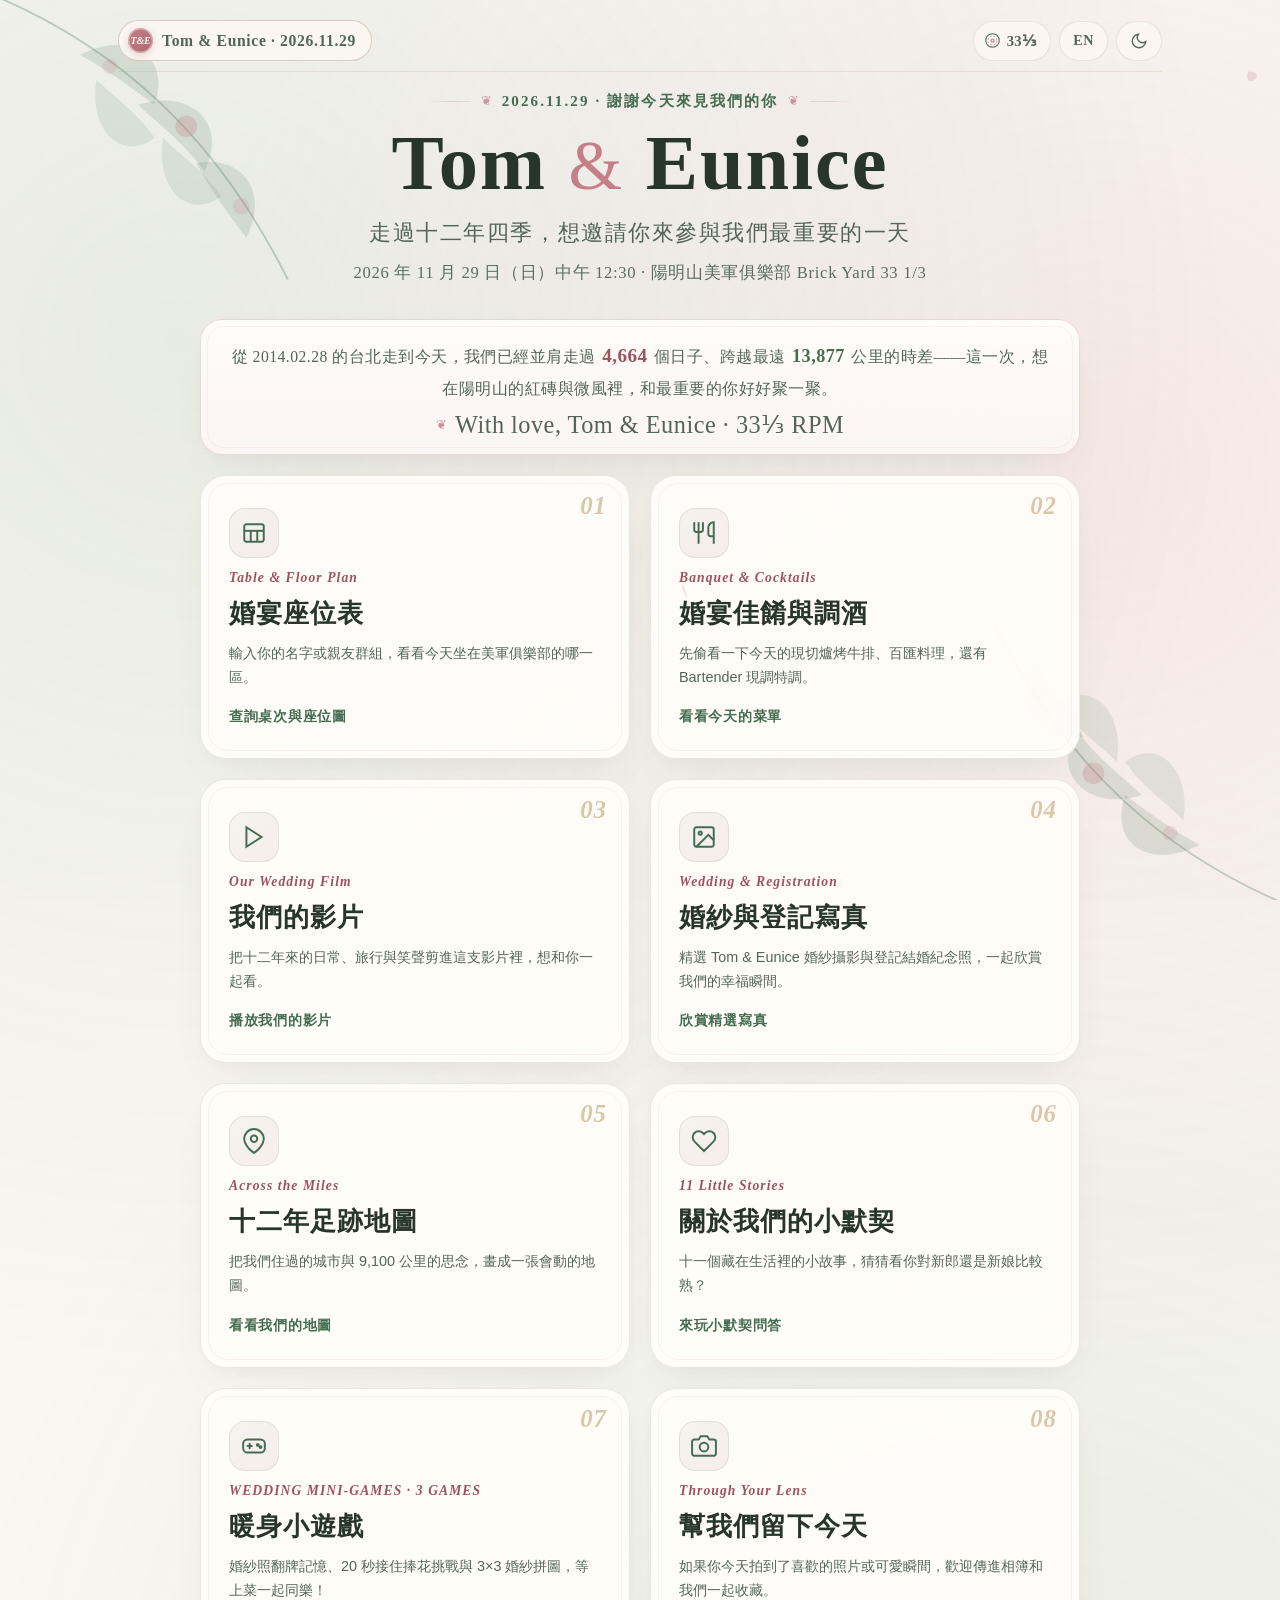
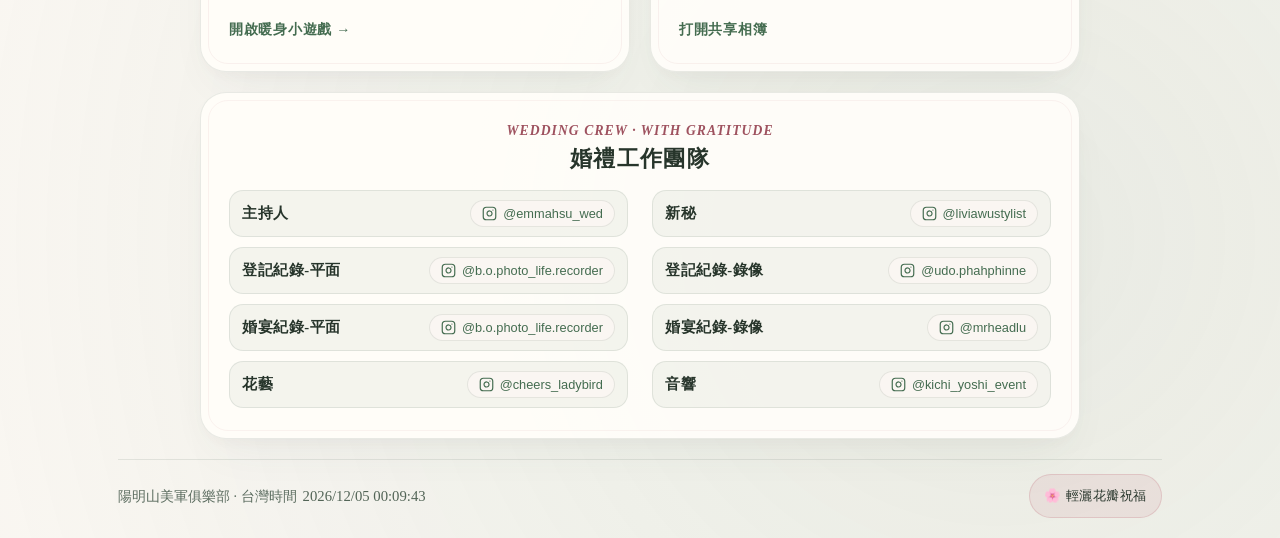
<file: index.html>
<!DOCTYPE html>
<html lang="zh-Hant-TW" data-theme="light" data-lang="zh">
<head>
  <meta charset="UTF-8" />
  <meta name="viewport" content="width=device-width, initial-scale=1.0, viewport-fit=cover" />
  <meta
    http-equiv="Content-Security-Policy"
    content="default-src 'self'; media-src 'self' blob:; script-src 'self'; worker-src 'self'; style-src 'self' 'unsafe-inline' https://fonts.googleapis.com; font-src https://fonts.gstatic.com; frame-src https://www.youtube-nocookie.com https://www.youtube.com https://www.instagram.com https://www.google.com https://photos.google.com; img-src 'self' data: https://images.unsplash.com https://lh3.googleusercontent.com https://*.googleusercontent.com https://photos.google.com; connect-src 'self' https://fonts.googleapis.com https://fonts.gstatic.com https://script.google.com https://script.googleusercontent.com; object-src 'none'; base-uri 'self'; form-action 'self';"
  />
  <meta name="referrer" content="strict-origin-when-cross-origin" />
  <meta name="mobile-web-app-capable" content="yes" />
  <meta name="apple-mobile-web-app-capable" content="yes" />
  <meta name="apple-mobile-web-app-status-bar-style" content="default" />
  <title>Tom &amp; Eunice · 2026.11.29 婚禮邀請</title>
  <meta name="description" content="2026 年 11 月 29 日（日）中午 12:30 · 陽明山美軍俱樂部 Brick Yard 33 1/3。走過十二年四季，邀請你一起參與 Tom &amp; Eunice 最重要的一天。" />
  <meta property="og:type" content="website" />
  <meta property="og:locale" content="zh_TW" />
  <meta property="og:title" content="Tom &amp; Eunice · 2026.11.29 婚禮邀請" />
  <meta property="og:description" content="2026.11.29（日）12:30 陽明山美軍俱樂部 Brick Yard 33 1/3｜座位查詢、菜單、接駁車與婚禮互動資訊" />
  <meta property="og:url" content="https://chihweitung.github.io/wedding-vc/" />
  <meta property="og:image" content="https://chihweitung.github.io/wedding-vc/video/wedding-video-1-poster.jpg" />
  <meta property="og:image:width" content="1280" />
  <meta property="og:image:height" content="720" />
  <meta name="twitter:card" content="summary_large_image" />
  <link rel="icon" type="image/svg+xml" href="data:image/svg+xml,%3Csvg xmlns='http://www.w3.org/2000/svg' viewBox='0 0 64 64'%3E%3Ccircle cx='32' cy='32' r='30' fill='%23fbf8f3' stroke='%23b56c6f' stroke-width='3'/%3E%3Ctext x='32' y='40' text-anchor='middle' font-family='Georgia,serif' font-size='22' font-weight='700' fill='%236c484b'%3ET%26amp%3BE%3C/text%3E%3C/svg%3E" />
  <link rel="preconnect" href="https://fonts.googleapis.com" />
  <link rel="preconnect" href="https://fonts.gstatic.com" crossorigin />
  <link href="https://fonts.googleapis.com/css2?family=Cormorant+Garamond:ital,wght@0,500;0,600;0,700;1,400;1,600&family=Great+Vibes&family=Inter:wght@400;500;600&family=JetBrains+Mono:wght@500;600&family=Noto+Sans+TC:wght@400;500;600&family=Noto+Serif+TC:wght@400;500;600;700&display=swap" rel="stylesheet" />
  <link rel="stylesheet" href="style.css?v=20261128f" />
</head>
<body>
  <canvas id="confetti-canvas" aria-hidden="true"></canvas>

  <!-- Subtle Botanical & Dusty Rose Corner Accents -->
  <div class="botanical-bg" aria-hidden="true">
    <svg class="leaf-corner leaf-top-left" viewBox="0 0 200 200" fill="none">
      <path d="M10 190 C40 120, 90 60, 180 15" stroke="currentColor" stroke-width="1.15" opacity="0.32" />
      <path d="M45 140 C30 110, 45 85, 75 95 C60 115, 50 130, 45 140 Z" fill="currentColor" opacity="0.17" />
      <path d="M75 105 C65 75, 85 50, 115 65 C95 80, 85 95, 75 105 Z" fill="currentColor" opacity="0.17" />
      <path d="M110 70 C105 45, 125 25, 155 40 C135 55, 120 65, 110 70 Z" fill="currentColor" opacity="0.17" />
      <path d="M60 130 C90 135, 110 115, 95 95 C80 105, 70 120, 60 130 Z" fill="currentColor" opacity="0.13" />
      <path d="M95 90 C125 95, 145 75, 130 55 C115 65, 105 80, 95 90 Z" fill="currentColor" opacity="0.13" />
      <circle cx="88" cy="76" r="6.5" class="rose-bud" />
      <circle cx="136" cy="43" r="5" class="rose-bud-soft" />
      <circle cx="52" cy="122" r="4.5" class="rose-bud-soft" />
    </svg>
    <svg class="leaf-corner leaf-bottom-right" viewBox="0 0 200 200" fill="none">
      <path d="M10 190 C40 120, 90 60, 180 15" stroke="currentColor" stroke-width="1.15" opacity="0.32" />
      <path d="M45 140 C30 110, 45 85, 75 95 C60 115, 50 130, 45 140 Z" fill="currentColor" opacity="0.17" />
      <path d="M75 105 C65 75, 85 50, 115 65 C95 80, 85 95, 75 105 Z" fill="currentColor" opacity="0.17" />
      <path d="M110 70 C105 45, 125 25, 155 40 C135 55, 120 65, 110 70 Z" fill="currentColor" opacity="0.17" />
      <path d="M60 130 C90 135, 110 115, 95 95 C80 105, 70 120, 60 130 Z" fill="currentColor" opacity="0.13" />
      <path d="M95 90 C125 95, 145 75, 130 55 C115 65, 105 80, 95 90 Z" fill="currentColor" opacity="0.13" />
      <circle cx="88" cy="76" r="6.5" class="rose-bud" />
      <circle cx="136" cy="43" r="5" class="rose-bud-soft" />
      <circle cx="52" cy="122" r="4.5" class="rose-bud-soft" />
    </svg>
  </div>

  <div class="page-shell">
    <!-- Top Header Bar -->
    <header class="top-bar">
      <div class="timezone-pill">
        <span class="monogram-seal" aria-hidden="true">T&amp;E</span>
        <span>Tom &amp; Eunice · 2026.11.29</span>
      </div>

      <div class="actions-group">
        <button type="button" class="icon-btn bgm-btn" id="bgm-btn" aria-pressed="false" title="播放 33⅓ 黑膠輕音樂" aria-label="播放 33⅓ 黑膠輕音樂">
          <svg class="vinyl-disc" viewBox="0 0 24 24" width="17" height="17" fill="none" aria-hidden="true">
            <circle cx="12" cy="12" r="9.5" stroke="currentColor" stroke-width="1.5" />
            <circle cx="12" cy="12" r="6.3" stroke="currentColor" stroke-width="0.9" stroke-dasharray="3 2" opacity="0.65" />
            <circle cx="12" cy="12" r="3" fill="var(--blush)" opacity="0.88" />
            <circle cx="12" cy="12" r="1.1" fill="var(--surface-card)" />
          </svg>
          <span class="bgm-label" id="bgm-btn-label">33⅓</span>
        </button>
        <button type="button" class="icon-btn lang-btn" id="lang-btn" title="切換英文 / Switch to English" aria-label="Switch Language">
          <span id="lang-btn-label">EN</span>
        </button>
        <button type="button" class="icon-btn" id="theme-btn" title="切換日夜色調" aria-label="Toggle Theme">
          <svg class="icon-sun" viewBox="0 0 24 24" width="18" height="18" fill="none" stroke="currentColor" stroke-width="1.8">
            <circle cx="12" cy="12" r="5"></circle>
            <line x1="12" y1="1" x2="12" y2="3"></line>
            <line x1="12" y1="21" x2="12" y2="23"></line>
            <line x1="4.22" y1="4.22" x2="5.64" y2="5.64"></line>
            <line x1="18.36" y1="18.36" x2="19.78" y2="19.78"></line>
            <line x1="1" y1="12" x2="3" y2="12"></line>
            <line x1="21" y1="12" x2="23" y2="12"></line>
            <line x1="4.22" y1="19.78" x2="5.64" y2="18.36"></line>
            <line x1="18.36" y1="5.64" x2="19.78" y2="4.22"></line>
          </svg>
          <svg class="icon-moon" viewBox="0 0 24 24" width="18" height="18" fill="none" stroke="currentColor" stroke-width="1.8">
            <path d="M21 12.79A9 9 0 1 1 11.21 3 7 7 0 0 0 21 12.79z"></path>
          </svg>
        </button>
      </div>
    </header>

    <!-- Main Countdown Stage -->
    <main class="main-stage">
      <div class="title-wrapper">
        <div class="eyebrow-group">
          <span class="botanical-line"></span>
          <span class="eyebrow-ornament" aria-hidden="true">❦</span>
          <p class="eyebrow" id="countdown-state-label">2014 — 2026 · 婚禮邀請</p>
          <span class="eyebrow-ornament" aria-hidden="true">❦</span>
          <span class="botanical-line"></span>
        </div>

        <div class="couple-names" aria-label="Tom & Eunice">
          <span>Tom</span>
          <span class="ampersand">&amp;</span>
          <span>Eunice</span>
        </div>

        <h1 class="event-title" id="event-title">走過十二年四季，想邀請你來參與我們最重要的一天</h1>

        <p class="target-subtitle" id="target-subtitle">
          2026 年 11 月 29 日（日）中午 12:30 · 陽明山美軍俱樂部 Brick Yard 33 1/3
        </p>
      </div>

      <!-- 1. Countdown Stage Container (Active before target time) -->
      <div class="countdown-stage-wrap" id="countdown-stage-wrap">
        <section class="countdown-grid" id="countdown-grid" aria-label="Countdown Timer">
          <div class="time-card">
            <div class="time-value-wrap">
              <span class="time-value" id="val-days">00</span>
            </div>
            <span class="time-label" id="label-days">天</span>
          </div>

          <div class="time-sep" aria-hidden="true">·</div>

          <div class="time-card">
            <div class="time-value-wrap">
              <span class="time-value" id="val-hours">00</span>
            </div>
            <span class="time-label" id="label-hours">時</span>
          </div>

          <div class="time-sep" aria-hidden="true">·</div>

          <div class="time-card">
            <div class="time-value-wrap">
              <span class="time-value" id="val-minutes">00</span>
            </div>
            <span class="time-label" id="label-minutes">分</span>
          </div>

          <div class="time-sep" aria-hidden="true">·</div>

          <div class="time-card seconds-card">
            <div class="time-value-wrap">
              <span class="time-value" id="val-seconds">00</span>
            </div>
            <span class="time-label" id="label-seconds">秒</span>
          </div>
        </section>

        <!-- Romantic Couple's Stationery Note & Days Together -->
        <aside class="love-story-note" id="countdown-love-note" aria-label="A Note from Tom and Eunice">
          <p class="love-story-body" id="love-story-body-countdown"></p>
          <div class="love-story-signoff">
            <span class="love-wax-dot" aria-hidden="true">❦</span>
            <span class="love-signature" id="love-signature-countdown">With love, Tom &amp; Eunice</span>
          </div>
        </aside>

        <!-- Pre-Countdown Quick Access: Seating Chart & Banquet Menu Only (Other sections unlock after countdown) -->
        <section class="countdown-quick-links" id="countdown-quick-links" aria-label="Wedding Venue Quick Info">
          <button type="button" class="countdown-quick-btn" id="countdown-seating-btn">
            <span class="countdown-quick-icon" aria-hidden="true">🪑</span>
            <span class="countdown-quick-text">
              <strong id="countdown-seating-title">婚宴座位表</strong>
              <small id="countdown-seating-sub">搜尋名字與查看宴會廳座位圖</small>
            </span>
          </button>
          <button type="button" class="countdown-quick-btn" id="countdown-menu-btn">
            <span class="countdown-quick-icon" aria-hidden="true">🍽️</span>
            <span class="countdown-quick-text">
              <strong id="countdown-menu-title">婚宴佳餚與調酒</strong>
              <small id="countdown-menu-sub">看看今天的百匯料理與現調特調</small>
            </span>
          </button>
          <button type="button" class="countdown-quick-btn is-full-span is-games-btn" id="countdown-games-btn">
            <span class="countdown-quick-icon" aria-hidden="true">🎮</span>
            <span class="countdown-quick-text">
              <strong id="countdown-games-title">暖身小遊戲</strong>
              <small id="countdown-games-sub">婚紗翻牌・接住捧花・3×3 婚紗拼圖</small>
            </span>
          </button>
        </section>

        <!-- Shuttle Bus & Venue Google Maps Info -->
        <aside class="countdown-transit-card" id="countdown-transit-card" aria-label="Shuttle & Venue Map">
          <div class="countdown-transit-item">
            <p class="countdown-transit-text" id="countdown-shuttle-notice">
              🚌 若您有預約接駁小巴：11:00 準時從捷運劍潭站 2 號出口（基河路）發車
            </p>
            <a
              href="https://maps.app.goo.gl/G7yS7SjiycTa3Xw8A"
              target="_blank"
              rel="noopener noreferrer"
              class="countdown-map-link"
              id="countdown-shuttle-map-link"
            >
              📍 小巴上車點：劍潭站 2 號出口（基河路）↗
            </a>
          </div>
          <div class="countdown-transit-divider" aria-hidden="true"></div>
          <div class="countdown-transit-item">
            <p class="countdown-transit-text" id="countdown-venue-notice">
              🚗 自行前往婚宴會場（台北市士林區凱旋路 49 號）
            </p>
            <a
              href="https://www.google.com/maps/search/?api=1&query=Brick+Yard+33+1%2F3+%E7%BE%8E%E8%BB%8D%E4%BF%B1%E6%A8%82%E9%83%A8+%E5%8F%B0%E5%8C%97%E5%B8%82%E5%A3%AB%E6%9E%97%E5%8D%80%E5%87%B1%E6%97%8B%E8%B7%AF49%E8%99%9F"
              target="_blank"
              rel="noopener noreferrer"
              class="countdown-map-link"
              id="countdown-venue-map-link"
            >
              📍 婚宴會場：陽明山美軍俱樂部 ↗
            </a>
          </div>
        </aside>
      </div>

      <!-- 2. Time-Up Hub: Wedding Celebration Hub (Shown when countdown reaches 00:00:00) -->
      <section class="timeup-hub hidden" id="timeup-hub" aria-label="Wedding Interactive Hub">
        <!-- Main Choice Cards Grid (Initial Hub View) -->
        <div class="choice-cards-grid" id="choice-cards-grid">
          <aside class="love-story-note is-hub-note" id="hub-love-note" aria-label="A Note from Tom and Eunice">
            <p class="love-story-body" id="love-story-body-hub"></p>
            <div class="love-story-signoff">
              <span class="love-wax-dot" aria-hidden="true">❦</span>
              <span class="love-signature" id="love-signature-hub">With love, Tom &amp; Eunice</span>
            </div>
          </aside>
          <!-- Card 1: Seating Chart (Top Left) -->
          <button type="button" class="choice-card" id="choose-seating-card">
            <div class="choice-icon-wrap">
              <svg viewBox="0 0 24 24" width="26" height="26" fill="none" stroke="currentColor" stroke-width="1.8">
                <rect x="3" y="4" width="18" height="16" rx="2"></rect>
                <line x1="3" y1="10" x2="21" y2="10"></line>
                <line x1="9" y1="10" x2="9" y2="20"></line>
                <line x1="15" y1="10" x2="15" y2="20"></line>
              </svg>
            </div>
            <span class="choice-eyebrow" id="seating-card-eyebrow">SEATING CHART · TABLE DIRECTORY</span>
            <h2 class="choice-title" id="seating-card-title">婚宴座位表</h2>
            <p class="choice-desc" id="seating-card-desc">快速搜尋您的姓名或親友分類，查看美軍俱樂部宴會廳座位配置圖</p>
            <span class="choice-cta" id="seating-card-cta">查詢桌次與座位圖 →</span>
          </button>

          <!-- Card 2: Wedding Banquet Menu (Top Right) -->
          <button type="button" class="choice-card" id="choose-menu-card">
            <div class="choice-icon-wrap">
              <svg viewBox="0 0 24 24" width="26" height="26" fill="none" stroke="currentColor" stroke-width="1.8">
                <path d="M3 2v7c0 1.1.9 2 2 2h4a2 2 0 0 0 2-2V2"></path>
                <path d="M7 2v20"></path>
                <path d="M21 15V2v0a5 5 0 0 0-5 5v6c0 1.1.9 2 2 2h3Zm0 0v7"></path>
              </svg>
            </div>
            <span class="choice-eyebrow" id="menu-card-eyebrow">WEDDING BANQUET · BUFFET MENU</span>
            <h2 class="choice-title" id="menu-card-title">婚宴餐點</h2>
            <p class="choice-desc" id="menu-card-desc">瀏覽美軍俱樂部豐盛百匯自助餐、現切牛排與 Bartender 特調飲品菜單</p>
            <span class="choice-cta" id="menu-card-cta">查看婚宴菜單 →</span>
          </button>

          <!-- Card 3: Couple Quiz -->

          <!-- Card 4: Wedding Mini-Games -->

          <!-- Card 5: Wedding Video -->
          <button type="button" class="choice-card" id="choose-video-card">
            <div class="choice-icon-wrap">
              <svg viewBox="0 0 24 24" width="26" height="26" fill="none" stroke="currentColor" stroke-width="1.8">
                <polygon points="5 3 19 12 5 21 5 3"></polygon>
              </svg>
            </div>
            <span class="choice-eyebrow" id="video-card-eyebrow">OUR WEDDING FILM</span>
            <h2 class="choice-title" id="video-card-title">新人影片</h2>
            <p class="choice-desc" id="video-card-desc">觀賞 Tom &amp; Eunice 的專屬婚禮影片，一起見證我們的幸福故事</p>
            <span class="choice-cta" id="video-card-cta">點擊觀賞影片 →</span>
          </button>

          <!-- Card 6: Past Photos Gallery -->
          <button type="button" class="choice-card" id="choose-gallery-card">
            <div class="choice-icon-wrap">
              <svg viewBox="0 0 24 24" width="26" height="26" fill="none" stroke="currentColor" stroke-width="1.8">
                <rect x="3" y="3" width="18" height="18" rx="2" ry="2"></rect>
                <circle cx="8.5" cy="8.5" r="1.5"></circle>
                <polyline points="21 15 16 10 5 21"></polyline>
              </svg>
            </div>
            <span class="choice-eyebrow" id="gallery-card-eyebrow">OUR MEMORIES · 2014–2026</span>
            <h2 class="choice-title" id="gallery-card-title">新人過去照片</h2>
            <p class="choice-desc" id="gallery-card-desc">回顧 Tom &amp; Eunice 從相識、相戀到步入禮堂的珍貴歲月寫真</p>
            <span class="choice-cta" id="gallery-card-cta">瀏覽回憶相簿 →</span>
          </button>

          <!-- Card 7: Love Footprint & Map Timeline -->
          <button type="button" class="choice-card" id="choose-footprints-card">
            <div class="choice-icon-wrap">
              <svg viewBox="0 0 24 24" width="26" height="26" fill="none" stroke="currentColor" stroke-width="1.8">
                <path d="M21 10c0 7-9 13-9 13s-9-6-9-13a9 9 0 0 1 18 0z"></path>
                <circle cx="12" cy="10" r="3"></circle>
              </svg>
            </div>
            <span class="choice-eyebrow" id="footprints-card-eyebrow">LOVE FOOTPRINTS · GOOGLE MAPS TIMELINE</span>
            <h2 class="choice-title" id="footprints-card-title">新人交往軌跡</h2>
            <p class="choice-desc" id="footprints-card-desc">探索 Tom &amp; Eunice 的 Google Maps 戀愛足跡與跨國旅行地圖紀錄</p>
            <span class="choice-cta" id="footprints-card-cta">探索交往軌跡地圖 →</span>
          </button>
          <button type="button" class="choice-card" id="choose-quiz-card">
            <div class="choice-icon-wrap">
              <svg viewBox="0 0 24 24" width="26" height="26" fill="none" stroke="currentColor" stroke-width="1.8">
                <path d="M20.84 4.61a5.5 5.5 0 0 0-7.78 0L12 5.67l-1.06-1.06a5.5 5.5 0 0 0-7.78 7.78l1.06 1.06L12 21.23l7.78-7.78 1.06-1.06a5.5 5.5 0 0 0 0-7.78z"></path>
              </svg>
            </div>
            <span class="choice-eyebrow" id="quiz-card-eyebrow">COUPLE QUIZ · WARM-UP + 10 Qs</span>
            <h2 class="choice-title" id="quiz-card-title">了解新人</h2>
            <p class="choice-desc" id="quiz-card-desc">挑戰暖身題與 10 道關於新人的趣味問答，看看您對新郎還是新娘最熟悉！</p>
            <span class="choice-cta" id="quiz-card-cta">開始挑戰問答 →</span>
          </button>
          <button type="button" class="choice-card" id="choose-games-card">
            <div class="choice-icon-wrap">
              <svg viewBox="0 0 24 24" width="26" height="26" fill="none" stroke="currentColor" stroke-width="1.8" stroke-linecap="round" stroke-linejoin="round">
                <rect x="2" y="6" width="20" height="12" rx="4"></rect>
                <line x1="6" y1="12" x2="10" y2="12"></line>
                <line x1="8" y1="10" x2="8" y2="14"></line>
                <circle cx="15.5" cy="11" r="0.9" fill="currentColor"></circle>
                <circle cx="18" cy="13" r="0.9" fill="currentColor"></circle>
              </svg>
            </div>
            <span class="choice-eyebrow" id="games-card-eyebrow">WEDDING MINI-GAMES · 3 GAMES</span>
            <h2 class="choice-title" id="games-card-title">暖身小遊戲</h2>
            <p class="choice-desc" id="games-card-desc">婚紗照翻牌記憶、20 秒接住捧花挑戰與 3×3 婚紗拼圖，等上菜一起同樂！</p>
            <span class="choice-cta" id="games-card-cta">開啟暖身小遊戲 →</span>
          </button>

          <!-- Card 8: Share Photos (Google Photos) -->
          <button type="button" class="choice-card" id="choose-share-photos-card">
            <div class="choice-icon-wrap">
              <svg viewBox="0 0 24 24" width="26" height="26" fill="none" stroke="currentColor" stroke-width="1.8">
                <path d="M23 19a2 2 0 0 1-2 2H3a2 2 0 0 1-2-2V8a2 2 0 0 1 2-2h4l2-3h6l2 3h4a2 2 0 0 1 2 2z"></path>
                <circle cx="12" cy="13" r="4"></circle>
              </svg>
            </div>
            <span class="choice-eyebrow" id="share-photos-card-eyebrow">GOOGLE PHOTOS · SHARED ALBUM</span>
            <h2 class="choice-title" id="share-photos-card-title">分享新人照片</h2>
            <p class="choice-desc" id="share-photos-card-desc">打開婚宴專屬 Google Photos 共享相簿，上傳您拍下的美好瞬間！</p>
            <span class="choice-cta" id="share-photos-card-cta">前往共享相簿 →</span>
          </button>

          <!-- Wedding Crew Credits (Bottom of Main Menu) -->
          <aside class="wedding-crew-card" id="wedding-crew-card" aria-label="Wedding Crew Credits">
            <div class="wedding-crew-header">
              <span class="choice-eyebrow" id="wedding-crew-eyebrow">WEDDING CREW · WITH GRATITUDE</span>
              <h2 class="wedding-crew-title" id="wedding-crew-title">婚禮工作團隊</h2>
            </div>
            <ul class="wedding-crew-grid">
              <li class="wedding-crew-item">
                <span class="wedding-crew-role" data-crew-role="host">主持人</span>
                <a class="wedding-crew-ig-link" href="https://www.instagram.com/emmahsu_wed?obrf=YWdwaGw1OXIzcnFt" target="_blank" rel="noopener noreferrer" aria-label="主持人 Instagram @emmahsu_wed">
                  <svg viewBox="0 0 24 24" width="15" height="15" fill="none" stroke="currentColor" stroke-width="1.9" stroke-linecap="round" stroke-linejoin="round" aria-hidden="true"><rect x="2" y="2" width="20" height="20" rx="5" ry="5"></rect><path d="M16 11.37A4 4 0 1 1 12.63 8 4 4 0 0 1 16 11.37z"></path><line x1="17.5" y1="6.5" x2="17.51" y2="6.5"></line></svg>
                  <span>@emmahsu_wed</span>
                </a>
              </li>
              <li class="wedding-crew-item">
                <span class="wedding-crew-role" data-crew-role="stylist">新秘</span>
                <a class="wedding-crew-ig-link" href="https://www.instagram.com/liviawustylist?igsh=bGRiNmp6eWNtbmNn" target="_blank" rel="noopener noreferrer" aria-label="新秘 Instagram @liviawustylist">
                  <svg viewBox="0 0 24 24" width="15" height="15" fill="none" stroke="currentColor" stroke-width="1.9" stroke-linecap="round" stroke-linejoin="round" aria-hidden="true"><rect x="2" y="2" width="20" height="20" rx="5" ry="5"></rect><path d="M16 11.37A4 4 0 1 1 12.63 8 4 4 0 0 1 16 11.37z"></path><line x1="17.5" y1="6.5" x2="17.51" y2="6.5"></line></svg>
                  <span>@liviawustylist</span>
                </a>
              </li>
              <li class="wedding-crew-item">
                <span class="wedding-crew-role" data-crew-role="regPhoto">登記紀錄-平面</span>
                <a class="wedding-crew-ig-link" href="https://www.instagram.com/b.o.photo_life.recorder?igsh=MW1xbDZwcTdnOXJwdg==" target="_blank" rel="noopener noreferrer" aria-label="登記紀錄-平面 Instagram @b.o.photo_life.recorder">
                  <svg viewBox="0 0 24 24" width="15" height="15" fill="none" stroke="currentColor" stroke-width="1.9" stroke-linecap="round" stroke-linejoin="round" aria-hidden="true"><rect x="2" y="2" width="20" height="20" rx="5" ry="5"></rect><path d="M16 11.37A4 4 0 1 1 12.63 8 4 4 0 0 1 16 11.37z"></path><line x1="17.5" y1="6.5" x2="17.51" y2="6.5"></line></svg>
                  <span>@b.o.photo_life.recorder</span>
                </a>
              </li>
              <li class="wedding-crew-item">
                <span class="wedding-crew-role" data-crew-role="regVideo">登記紀錄-錄像</span>
                <a class="wedding-crew-ig-link" href="https://www.instagram.com/udo.phahphinne?srtk=MTdrdWo2cG8zMGNpbA==" target="_blank" rel="noopener noreferrer" aria-label="登記紀錄-錄像 Instagram @udo.phahphinne">
                  <svg viewBox="0 0 24 24" width="15" height="15" fill="none" stroke="currentColor" stroke-width="1.9" stroke-linecap="round" stroke-linejoin="round" aria-hidden="true"><rect x="2" y="2" width="20" height="20" rx="5" ry="5"></rect><path d="M16 11.37A4 4 0 1 1 12.63 8 4 4 0 0 1 16 11.37z"></path><line x1="17.5" y1="6.5" x2="17.51" y2="6.5"></line></svg>
                  <span>@udo.phahphinne</span>
                </a>
              </li>
              <li class="wedding-crew-item">
                <span class="wedding-crew-role" data-crew-role="banquetPhoto">婚宴紀錄-平面</span>
                <a class="wedding-crew-ig-link" href="https://www.instagram.com/b.o.photo_life.recorder?igsh=MW1xbDZwcTdnOXJwdg==" target="_blank" rel="noopener noreferrer" aria-label="婚宴紀錄-平面 Instagram @b.o.photo_life.recorder">
                  <svg viewBox="0 0 24 24" width="15" height="15" fill="none" stroke="currentColor" stroke-width="1.9" stroke-linecap="round" stroke-linejoin="round" aria-hidden="true"><rect x="2" y="2" width="20" height="20" rx="5" ry="5"></rect><path d="M16 11.37A4 4 0 1 1 12.63 8 4 4 0 0 1 16 11.37z"></path><line x1="17.5" y1="6.5" x2="17.51" y2="6.5"></line></svg>
                  <span>@b.o.photo_life.recorder</span>
                </a>
              </li>
              <li class="wedding-crew-item">
                <span class="wedding-crew-role" data-crew-role="banquetVideo">婚宴紀錄-錄像</span>
                <a class="wedding-crew-ig-link" href="https://www.instagram.com/mrheadlu?igsh=MWpsZnU3YmFxaGZhdw==" target="_blank" rel="noopener noreferrer" aria-label="婚宴紀錄-錄像 Instagram @mrheadlu">
                  <svg viewBox="0 0 24 24" width="15" height="15" fill="none" stroke="currentColor" stroke-width="1.9" stroke-linecap="round" stroke-linejoin="round" aria-hidden="true"><rect x="2" y="2" width="20" height="20" rx="5" ry="5"></rect><path d="M16 11.37A4 4 0 1 1 12.63 8 4 4 0 0 1 16 11.37z"></path><line x1="17.5" y1="6.5" x2="17.51" y2="6.5"></line></svg>
                  <span>@mrheadlu</span>
                </a>
              </li>
              <li class="wedding-crew-item">
                <span class="wedding-crew-role" data-crew-role="floral">花藝</span>
                <a class="wedding-crew-ig-link" href="https://www.instagram.com/cheers_ladybird?igsh=MWZlY29nMzkwa2d0cw==" target="_blank" rel="noopener noreferrer" aria-label="花藝 Instagram @cheers_ladybird">
                  <svg viewBox="0 0 24 24" width="15" height="15" fill="none" stroke="currentColor" stroke-width="1.9" stroke-linecap="round" stroke-linejoin="round" aria-hidden="true"><rect x="2" y="2" width="20" height="20" rx="5" ry="5"></rect><path d="M16 11.37A4 4 0 1 1 12.63 8 4 4 0 0 1 16 11.37z"></path><line x1="17.5" y1="6.5" x2="17.51" y2="6.5"></line></svg>
                  <span>@cheers_ladybird</span>
                </a>
              </li>
              <li class="wedding-crew-item">
                <span class="wedding-crew-role" data-crew-role="audio">音響</span>
                <a class="wedding-crew-ig-link" href="https://www.instagram.com/kichi_yoshi_event?xtok=N2hjMnNocGtsbXFm" target="_blank" rel="noopener noreferrer" aria-label="音響 Instagram @kichi_yoshi_event">
                  <svg viewBox="0 0 24 24" width="15" height="15" fill="none" stroke="currentColor" stroke-width="1.9" stroke-linecap="round" stroke-linejoin="round" aria-hidden="true"><rect x="2" y="2" width="20" height="20" rx="5" ry="5"></rect><path d="M16 11.37A4 4 0 1 1 12.63 8 4 4 0 0 1 16 11.37z"></path><line x1="17.5" y1="6.5" x2="17.51" y2="6.5"></line></svg>
                  <span>@kichi_yoshi_event</span>
                </a>
              </li>
            </ul>
          </aside>
        </div>

        <!-- Mode Switcher Bar (Shown once user enters any panel) -->
        <div class="hub-nav-bar hidden" id="hub-nav-bar">
          <button type="button" class="hub-tab-btn" id="tab-back-hub">
            ← 返回主選單
          </button>
          <div class="hub-tabs-group">
            <button type="button" class="hub-tab-pill" id="tab-seating-btn">🪑 座位表</button>
            <button type="button" class="hub-tab-pill" id="tab-menu-btn">🍽️ 婚宴餐點</button>
            <button type="button" class="hub-tab-pill" id="tab-video-btn">🎬 新人影片</button>
            <button type="button" class="hub-tab-pill" id="tab-gallery-btn">🎞️ 過去照片</button>
            <button type="button" class="hub-tab-pill" id="tab-footprints-btn">🗺️ 交往軌跡</button>
            <button type="button" class="hub-tab-pill" id="tab-quiz-btn">🌿 了解新人</button>
            <button type="button" class="hub-tab-pill" id="tab-share-photos-btn">📸 分享照片</button>
          </div>
        </div>

        <!-- Panel 1: Embedded Media Container (YouTube / Instagram Hero Stage) -->
        <div class="media-section hidden" id="media-section" aria-label="Wedding Video Stage">
          <div class="media-card" id="media-card">
            <div class="media-card-header">
              <span class="media-badge" id="media-badge">OUR WEDDING FILM · 新人影片</span>
            </div>
            <p class="media-sound-notice" id="media-sound-notice">
              🎧 溫馨提醒：影片含有聲音，建議調小音量或佩戴耳機觀看喔！
            </p>
            <div class="media-frame-wrap" id="media-frame-wrap">
              <!-- iframe dynamically injected here -->
            </div>
          </div>
        </div>

        <!-- Panel 2: Couple Quiz (Warm-up + 10 Questions) -->
        <div class="quiz-section hidden" id="quiz-section" aria-label="Couple Quiz">
          <!-- Quiz Intro / Start Screen -->
          <div class="quiz-card quiz-intro-view" id="quiz-intro-view">
            <span class="choice-eyebrow" id="quiz-intro-eyebrow">COUPLE TRIVIA · WARM-UP + 10 Qs</span>
            <h3 class="quiz-summary-title" id="quiz-intro-title">Tom &amp; Eunice 小默契問答</h3>
            <p class="quiz-summary-rank" id="quiz-intro-desc">
              挑戰 1 道暖身題與 10 道關於新人的趣味問答（共 11 題），看看你對新郎還是新娘最熟悉！
            </p>
            <div class="quiz-intro-tiers" id="quiz-intro-tiers">
              <div class="quiz-intro-tier is-highlight">
                <span class="quiz-intro-tier-score">✨ 神秘小驚喜</span>
                <span class="quiz-intro-tier-desc">聽說高分通關，結算時會出現意想不到的小驚喜喔…</span>
              </div>
            </div>
            <div class="quiz-summary-actions">
              <button type="button" class="primary-btn" id="quiz-start-btn">開始挑戰問答 →</button>
            </div>
          </div>

          <!-- Active Question Card -->
          <div class="quiz-card hidden" id="quiz-question-view">
            <div class="quiz-header">
              <span class="quiz-progress-text" id="quiz-progress-text">WARM-UP · 暖身題</span>
              <span class="quiz-score-badge" id="quiz-score-badge">目前得分：0</span>
            </div>
            <div class="quiz-progress-bar">
              <div class="quiz-progress-fill" id="quiz-progress-fill"></div>
            </div>

            <h3 class="quiz-question-title" id="quiz-question-title">問題載入中...</h3>
            <pre class="quiz-code-block hidden" id="quiz-code-block"><code id="quiz-code-content"></code></pre>

            <div class="quiz-options-list" id="quiz-options-list">
              <!-- Option buttons dynamically injected here -->
            </div>

            <div class="quiz-submit-wrap" id="quiz-submit-wrap">
              <button type="button" class="primary-btn quiz-submit-btn" id="quiz-submit-btn" disabled>確認送出答案</button>
            </div>

            <!-- Answer Explanation Box -->
            <div class="quiz-explanation-box hidden" id="quiz-explanation-box">
              <div class="quiz-result-headline" id="quiz-result-headline"></div>
              <p class="quiz-explanation-text" id="quiz-explanation-text"></p>
              <div class="quiz-next-wrap">
                <button type="button" class="primary-btn" id="quiz-next-btn">下一題 →</button>
              </div>
            </div>
          </div>

          <!-- Final Quiz Summary Card -->
          <div class="quiz-card quiz-summary-view hidden" id="quiz-summary-view">
            <span class="choice-eyebrow" id="quiz-completed-eyebrow">QUIZ COMPLETED · 答題完成</span>
            <h3 class="quiz-summary-title" id="quiz-summary-title">感謝您的熱情參與！</h3>
            <div class="quiz-final-score" id="quiz-final-score">11 / 11</div>
            <form class="quiz-highscore-box hidden" id="quiz-highscore-form" autocomplete="off">
              <label class="quiz-player-name-label" for="quiz-player-name-input" id="quiz-player-name-label">
                🏆 答對 10 題以上！輸入您的大名登上高分榜
              </label>
              <div class="quiz-highscore-row">
                <input
                  type="text"
                  id="quiz-player-name-input"
                  class="quiz-player-name-input"
                  maxlength="40"
                  placeholder="您的大名（例如：王小明）"
                  autocomplete="name"
                />
                <button type="submit" class="primary-btn quiz-highscore-submit-btn" id="quiz-highscore-submit-btn">
                  登記成績
                </button>
              </div>
              <p class="quiz-player-name-error hidden" id="quiz-player-name-error"></p>
            </form>
            <p class="quiz-submit-status hidden" id="quiz-submit-status" aria-live="polite"></p>
            <div class="quiz-familiarity-badge" id="quiz-familiarity-badge"></div>
            <p class="quiz-summary-rank" id="quiz-summary-rank"></p>

            <div class="easter-watermark-wrap">
              <button type="button" class="hp-cipher-spell-btn hidden" id="hp-cipher-spell-btn">
                🪄 輕觸施展顯形咒（Aparecium）窺見解碼線索
              </button>
              <div class="hp-cipher-clue hidden" id="hp-cipher-clue" aria-live="polite"></div>
              <div class="easter-watermark-hint" id="easter-watermark-hint"></div>
              <div class="easter-watermark" id="easter-base64-code"></div>
            </div>

            <div class="quiz-summary-actions">
              <button type="button" class="secondary-btn" id="quiz-restart-btn">重新挑戰一次</button>
              <button type="button" class="primary-btn" id="quiz-to-video-btn">🎬 前往觀賞新人影片</button>
            </div>
          </div>

          <!-- Secret Passcode Verification & Registration Card -->
          <div class="quiz-card passcode-redeem-card hidden" id="passcode-redeem-card">
            <span class="choice-eyebrow" id="passcode-card-eyebrow">SECRET PASSCODE · 密語登記處</span>
            <h3 class="passcode-card-title" id="passcode-card-title">🗝️ 已找到隱藏彩蛋的密語？</h3>
            <p class="passcode-card-desc" id="passcode-card-desc">
              輸入您的大名與神秘密語，驗證成功後將為您登記通關紀錄！
            </p>
            <form class="passcode-redeem-form" id="passcode-redeem-form" autocomplete="off">
              <input
                type="text"
                id="passcode-name-input"
                class="quiz-player-name-input"
                maxlength="40"
                placeholder="您的大名（例如：王小明）"
                autocomplete="name"
              />
              <input
                type="text"
                id="passcode-code-input"
                class="quiz-player-name-input"
                maxlength="80"
                placeholder="請貼上或輸入密語..."
                autocomplete="off"
              />
              <button type="submit" class="primary-btn passcode-verify-btn" id="passcode-verify-btn">
                🗝️ 驗證並登記通關
              </button>
            </form>
            <p class="passcode-feedback hidden" id="passcode-feedback" aria-live="polite"></p>
          </div>
        </div>

        <!-- Panel 3: Share Wedding Photos (Google Photos Shared Album) -->
        <div class="feature-section hidden" id="share-photos-section" aria-label="Share Wedding Photos">
          <div class="quiz-card feature-card-center">
            <div class="choice-icon-wrap">
              <svg viewBox="0 0 24 24" width="28" height="28" fill="none" stroke="currentColor" stroke-width="1.8">
                <path d="M23 19a2 2 0 0 1-2 2H3a2 2 0 0 1-2-2V8a2 2 0 0 1 2-2h4l2-3h6l2 3h4a2 2 0 0 1 2 2z"></path>
                <circle cx="12" cy="13" r="4"></circle>
              </svg>
            </div>
            <span class="choice-eyebrow" id="share-panel-eyebrow">GOOGLE PHOTOS SHARED ALBUM</span>
            <h3 class="quiz-summary-title" id="share-panel-title">分享您鏡頭下的 Tom &amp; Eunice</h3>
            <p class="quiz-summary-rank" id="share-panel-desc">
              誠摯邀請您將今天在婚宴現場拍下的照片與影片上傳至我們的 Google Photos 共享相簿，與我們一起珍藏這一天！
            </p>
            <div class="share-album-steps">
              <div class="step-pill" id="share-step-1">1. 點擊下方按鈕開啟 Google Photos 相簿</div>
              <div class="step-pill" id="share-step-2">2. 點選「新增相片」即可直接上傳分享</div>
            </div>
            <div class="quiz-summary-actions">
              <a
                href="https://photos.app.goo.gl/zXY7gwRZHhWqndkr8"
                target="_blank"
                rel="noopener noreferrer"
                class="primary-btn link-btn"
                id="google-photos-share-link"
              >
                📸 開啟 Google Photos 婚禮共享相簿 ↗
              </a>
            </div>
          </div>
        </div>

        <!-- Panel 4: Past Photos Gallery (2014 - 2026) -->
        <div class="feature-section hidden" id="gallery-section" aria-label="Past Photos Gallery">
          <div class="quiz-card feature-card-wide">
            <div class="section-top-row">
              <div>
                <span class="choice-eyebrow" id="gallery-panel-eyebrow">Wedding &amp; Registration · Tom &amp; Eunice</span>
                <h3 class="quiz-summary-title" id="gallery-panel-title">精選婚紗與登記寫真</h3>
              </div>
            </div>

            <div class="era-filter-bar" id="gallery-era-bar">
              <!-- Era filter pills dynamically rendered -->
            </div>

            <div class="memory-gallery-grid" id="memory-gallery-grid">
              <!-- Memory photo cards dynamically rendered -->
            </div>
          </div>
        </div>

        <!-- Panel 5: Love Footprints & Google Maps Timeline -->
        <div class="feature-section hidden" id="footprints-section" aria-label="Love Footprints Timeline">
          <div class="quiz-card feature-card-wide">
            <div class="section-top-row">
              <div>
                <span class="choice-eyebrow" id="footprints-panel-eyebrow">GOOGLE MAPS TIMELINE</span>
                <h3 class="quiz-summary-title" id="footprints-panel-title">Tom &amp; Eunice 交往軌跡</h3>
              </div>
              <div class="footprint-stats" id="footprint-stats">
                <!-- Stats badge -->
              </div>
            </div>

            <!-- Couple Residential Journey Summary Strip -->
            <div class="footprint-journey-strip">
              <span id="footprint-track-tom" class="footprint-role-pill is-tom">
                🤵‍♂️ Tom Tung · 新竹 ➔ 台北 ➔ 柏林 ➔ 新北 ➔ 台北
              </span>
              <span id="footprint-track-eunice" class="footprint-role-pill is-eunice">
                👰‍♀️ Eunice Hsiao · 台北 ➔ 高雄 ➔ 諾丁漢 ➔ 新北 ➔ 台北
              </span>
            </div>

            <!-- Interactive Timeline Video Player (Canvas + Controls + Video Export) -->
            <div class="footprint-video-player" id="footprint-map-stage">
              <div class="timeline-canvas-wrap">
                <canvas
                  id="timeline-video-canvas"
                  width="1280"
                  height="720"
                  aria-label="2014-2026 Love Footprints Timeline Video"
                ></canvas>
              </div>
              <div class="timeline-video-controls">
                <button type="button" class="primary-btn sm-btn" id="timeline-play-btn">
                  ▶ 播放交往軌跡影片
                </button>
                <button type="button" class="secondary-btn sm-btn" id="timeline-prev-btn" title="上一站">
                  ⏮ 上一站
                </button>
                <button type="button" class="secondary-btn sm-btn" id="timeline-next-btn" title="下一站">
                  ⏭ 下一站
                </button>
                <button type="button" class="secondary-btn sm-btn" id="timeline-speed-btn" title="調整播放速度">
                  ⏱️ 1.0x
                </button>
                <button type="button" class="secondary-btn sm-btn" id="timeline-replay-btn">
                  ↺ 重播
                </button>
                <div class="timeline-scrubber-wrap">
                  <div class="timeline-scrubber-fill" id="timeline-scrubber-fill"></div>
                </div>
                <button type="button" class="secondary-btn sm-btn" id="timeline-bgm-btn" aria-pressed="false">
                  🔇 配樂：關
                </button>
                <button type="button" class="secondary-btn sm-btn" id="timeline-fullscreen-btn">
                  ⛶ 全螢幕
                </button>
              </div>
            </div>

            <!-- Year Filter Pills (2014 - 2026) -->
            <div class="era-filter-bar" id="footprint-year-bar">
              <!-- Year buttons dynamically rendered -->
            </div>

            <!-- Timeline Places List -->
            <div class="timeline-list" id="footprint-timeline-list">
              <!-- Timeline cards with Google Maps links dynamically rendered -->
            </div>
          </div>
        </div>

        <!-- Panel 6: Wedding Seating Chart -->
        <div class="feature-section hidden" id="seating-section" aria-label="Wedding Seating Chart">
          <div class="quiz-card feature-card-wide">
            <div class="section-top-row">
              <div>
                <span class="choice-eyebrow" id="seating-panel-eyebrow">SEATING CHART · BRICK YARD 33 1/3</span>
                <h3 class="quiz-summary-title" id="seating-panel-title">美軍俱樂部 · 婚宴座位表</h3>
              </div>
              <a
                href="https://photos.google.com/"
                target="_blank"
                rel="noopener noreferrer"
                class="secondary-btn sm-btn link-btn hidden"
                id="seating-external-link"
              >
                開啟完整座位圖 ↗
              </a>
            </div>

            <div class="seating-search-controls">
              <div class="seating-filter-selects">
                <label class="seating-filter-field">
                  <span class="seating-filter-label" id="seating-side-label">男方 / 女方</span>
                  <select id="seating-side-select" class="seating-filter-select">
                    <option value="all">全部（男方＆女方）</option>
                    <option value="groom">男方（新郎 Tom）</option>
                    <option value="bride">女方（新娘 Eunice）</option>
                  </select>
                </label>
                <label class="seating-filter-field">
                  <span class="seating-filter-label" id="seating-group-label">父母 / 親友分類</span>
                  <select id="seating-group-select" class="seating-filter-select">
                    <option value="all">全部親友</option>
                  </select>
                </label>
              </div>
              <div class="seating-search-bar">
                <svg class="seating-search-icon" viewBox="0 0 24 24" width="20" height="20" fill="none" stroke="currentColor" stroke-width="2.2" stroke-linecap="round" stroke-linejoin="round" aria-hidden="true">
                  <circle cx="11" cy="11" r="7.5"></circle>
                  <line x1="20" y1="20" x2="16.35" y2="16.35"></line>
                </svg>
                <input
                  type="search"
                  id="seating-search-input"
                  class="seating-search-input"
                  placeholder="輸入姓名（支援自動補全）或桌名快速查詢..."
                  autocomplete="off"
                  role="combobox"
                  aria-autocomplete="list"
                  aria-expanded="false"
                  aria-controls="seating-autocomplete-list"
                />
                <ul id="seating-autocomplete-list" class="seating-autocomplete-list hidden" role="listbox"></ul>
              </div>
            </div>

            <div class="embedded-photo-stage hidden" id="seating-photo-stage"></div>

            <div class="seating-tables-grid" id="seating-tables-grid">
              <!-- Table cards dynamically rendered -->
            </div>
          </div>
        </div>

        <!-- Panel 7: Wedding Banquet Menu -->
        <div class="feature-section hidden" id="banquet-menu-section" aria-label="Wedding Banquet Menu">
          <div class="quiz-card feature-card-wide">
            <div class="section-top-row">
              <div>
                <span class="choice-eyebrow" id="menu-panel-eyebrow">WEDDING BANQUET MENU · 2026.11.29</span>
                <h3 class="quiz-summary-title" id="menu-panel-title">Tom &amp; Eunice 婚宴佳餚菜單</h3>
              </div>
              <a
                href="https://photos.google.com/"
                target="_blank"
                rel="noopener noreferrer"
                class="secondary-btn sm-btn link-btn hidden"
                id="menu-external-link"
              >
                開啟完整菜單相片 ↗
              </a>
            </div>

            <p class="banquet-menu-note" id="banquet-menu-note"></p>

            <div class="embedded-photo-stage hidden" id="menu-photo-stage"></div>

            <div class="banquet-courses-list" id="banquet-courses-list">
              <!-- Course items dynamically rendered -->
            </div>
          </div>
        </div>
      </section>
    </main>

    <!-- Footer Status Bar -->
    <footer class="bottom-bar">
      <div class="clock-readout">
        <span class="clock-caption" id="clock-caption">陽明山美軍俱樂部 · 台灣時間</span>
        <span class="clock-time" id="current-tw-time">--</span>
      </div>
      <div class="footer-hint">
        <button type="button" class="text-btn petal-btn" id="celebrate-btn">🌸 輕灑花瓣祝福</button>
      </div>
    </footer>
  </div>

  <script src="script.js?v=20261128f"></script>
  <script src="games.js?v=20261127a"></script>
</body>
</html>
</file>
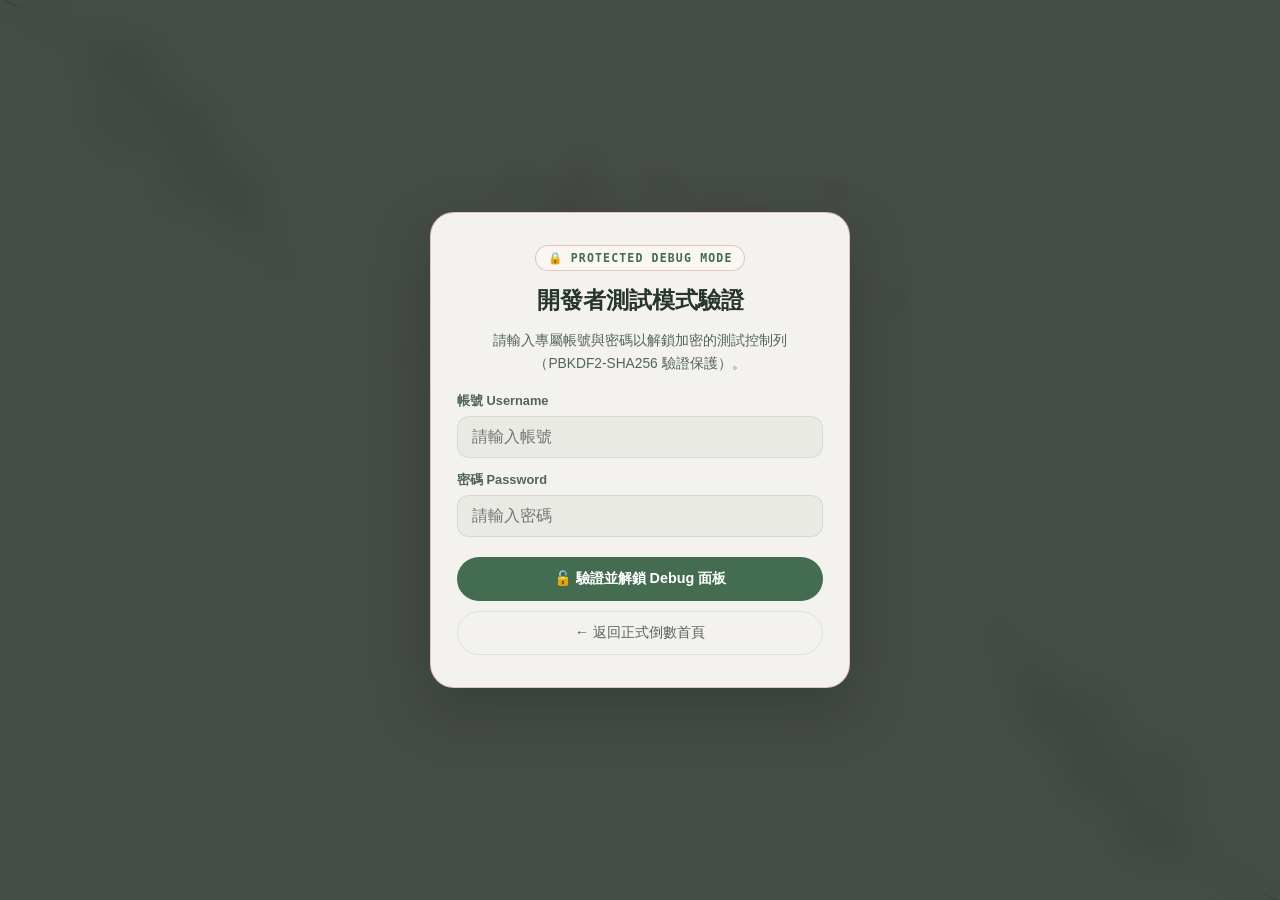
<file: debug.html>
<!DOCTYPE html>
<html lang="zh-Hant-TW" data-theme="light" data-lang="zh">
<head>
  <meta charset="UTF-8" />
  <meta name="viewport" content="width=device-width, initial-scale=1.0, viewport-fit=cover" />
  <meta
    http-equiv="Content-Security-Policy"
    content="default-src 'self'; media-src 'self' blob:; script-src 'self'; worker-src 'self'; style-src 'self' 'unsafe-inline' https://fonts.googleapis.com; font-src https://fonts.gstatic.com; frame-src https://www.youtube-nocookie.com https://www.youtube.com https://www.instagram.com https://www.google.com https://photos.google.com; img-src 'self' data: https://images.unsplash.com https://lh3.googleusercontent.com https://*.googleusercontent.com https://photos.google.com; connect-src 'self' https://fonts.googleapis.com https://fonts.gstatic.com https://script.google.com https://script.googleusercontent.com; object-src 'none'; base-uri 'self'; form-action 'self';"
  />
  <meta name="referrer" content="strict-origin-when-cross-origin" />
  <meta name="robots" content="noindex, nofollow, noarchive" />
  <meta name="mobile-web-app-capable" content="yes" />
  <meta name="apple-mobile-web-app-capable" content="yes" />
  <meta name="apple-mobile-web-app-status-bar-style" content="default" />
  <title>Tom &amp; Eunice · 開發測試驗證 Debug Mode</title>
  <link rel="icon" type="image/svg+xml" href="data:image/svg+xml,%3Csvg xmlns='http://www.w3.org/2000/svg' viewBox='0 0 64 64'%3E%3Ccircle cx='32' cy='32' r='30' fill='%23fbf8f3' stroke='%23b56c6f' stroke-width='3'/%3E%3Ctext x='32' y='40' text-anchor='middle' font-family='Georgia,serif' font-size='22' font-weight='700' fill='%236c484b'%3ET%26amp%3BE%3C/text%3E%3C/svg%3E" />
  <link rel="preconnect" href="https://fonts.googleapis.com" />
  <link rel="preconnect" href="https://fonts.gstatic.com" crossorigin />
  <link href="https://fonts.googleapis.com/css2?family=Cormorant+Garamond:ital,wght@0,500;0,600;0,700;1,400;1,600&family=Great+Vibes&family=Inter:wght@400;500;600&family=JetBrains+Mono:wght@500;600&family=Noto+Sans+TC:wght@400;500;600&family=Noto+Serif+TC:wght@400;500;600;700&display=swap" rel="stylesheet" />
  <link rel="stylesheet" href="style.css?v=20261128f" />
  <link rel="stylesheet" href="debug.css?v=20261121ag" />
</head>
<body class="debug-locked">
  <canvas id="confetti-canvas" aria-hidden="true"></canvas>

  <!-- Cryptographic Debug Authentication Gate -->
  <div class="debug-auth-gate" id="debug-auth-gate" role="dialog" aria-modal="true" aria-labelledby="debug-auth-title">
    <div class="debug-auth-card" id="debug-auth-form">
      <div class="debug-auth-badge">🔒 PROTECTED DEBUG MODE</div>
      <h1 class="debug-auth-title" id="debug-auth-title">開發者測試模式驗證</h1>
      <p class="debug-auth-desc">
        請輸入專屬帳號與密碼以解鎖加密的測試控制列（PBKDF2-SHA256 驗證保護）。
      </p>

      <div class="debug-field-group">
        <label class="debug-field-label" for="debug-user-input">帳號 Username</label>
        <input
          type="text"
          id="debug-user-input"
          class="debug-field-input"
          placeholder="請輸入帳號"
          autocomplete="off"
          autocapitalize="none"
          spellcheck="false"
        />
      </div>

      <div class="debug-field-group">
        <label class="debug-field-label" for="debug-pass-input">密碼 Password</label>
        <input
          type="password"
          id="debug-pass-input"
          class="debug-field-input"
          placeholder="請輸入密碼"
          autocomplete="off"
        />
      </div>

      <p class="debug-auth-error hidden" id="debug-auth-error" role="alert"></p>

      <div class="debug-auth-actions">
        <button type="button" class="primary-btn debug-submit-btn" id="debug-auth-submit">
          🔓 驗證並解鎖 Debug 面板
        </button>
        <a href="index.html" class="secondary-btn link-btn debug-back-link">
          ← 返回正式倒數首頁
        </a>
      </div>
    </div>
  </div>

  <!-- Dedicated Debug Simulation Control Bar (Injected only after cryptographic decryption) -->
  <aside class="debug-toolbar hidden" id="debug-toolbar" aria-label="Debug 測試控制列"></aside>

  <!-- Subtle Botanical & Dusty Rose Corner Accents -->
  <div class="botanical-bg" aria-hidden="true">
    <svg class="leaf-corner leaf-top-left" viewBox="0 0 200 200" fill="none">
      <path d="M10 190 C40 120, 90 60, 180 15" stroke="currentColor" stroke-width="1.15" opacity="0.32" />
      <path d="M45 140 C30 110, 45 85, 75 95 C60 115, 50 130, 45 140 Z" fill="currentColor" opacity="0.17" />
      <path d="M75 105 C65 75, 85 50, 115 65 C95 80, 85 95, 75 105 Z" fill="currentColor" opacity="0.17" />
      <path d="M110 70 C105 45, 125 25, 155 40 C135 55, 120 65, 110 70 Z" fill="currentColor" opacity="0.17" />
      <path d="M60 130 C90 135, 110 115, 95 95 C80 105, 70 120, 60 130 Z" fill="currentColor" opacity="0.13" />
      <path d="M95 90 C125 95, 145 75, 130 55 C115 65, 105 80, 95 90 Z" fill="currentColor" opacity="0.13" />
      <circle cx="88" cy="76" r="6.5" class="rose-bud" />
      <circle cx="136" cy="43" r="5" class="rose-bud-soft" />
      <circle cx="52" cy="122" r="4.5" class="rose-bud-soft" />
    </svg>
    <svg class="leaf-corner leaf-bottom-right" viewBox="0 0 200 200" fill="none">
      <path d="M10 190 C40 120, 90 60, 180 15" stroke="currentColor" stroke-width="1.15" opacity="0.32" />
      <path d="M45 140 C30 110, 45 85, 75 95 C60 115, 50 130, 45 140 Z" fill="currentColor" opacity="0.17" />
      <path d="M75 105 C65 75, 85 50, 115 65 C95 80, 85 95, 75 105 Z" fill="currentColor" opacity="0.17" />
      <path d="M110 70 C105 45, 125 25, 155 40 C135 55, 120 65, 110 70 Z" fill="currentColor" opacity="0.17" />
      <path d="M60 130 C90 135, 110 115, 95 95 C80 105, 70 120, 60 130 Z" fill="currentColor" opacity="0.13" />
      <path d="M95 90 C125 95, 145 75, 130 55 C115 65, 105 80, 95 90 Z" fill="currentColor" opacity="0.13" />
      <circle cx="88" cy="76" r="6.5" class="rose-bud" />
      <circle cx="136" cy="43" r="5" class="rose-bud-soft" />
      <circle cx="52" cy="122" r="4.5" class="rose-bud-soft" />
    </svg>
  </div>

  <div class="page-shell">
    <!-- Top Header Bar -->
    <header class="top-bar">
      <div class="timezone-pill">
        <span class="monogram-seal" aria-hidden="true">T&amp;E</span>
        <span>Tom &amp; Eunice · 2026.11.29</span>
      </div>

      <div class="actions-group">
        <button type="button" class="icon-btn bgm-btn" id="bgm-btn" aria-pressed="false" title="播放 33⅓ 黑膠輕音樂" aria-label="播放 33⅓ 黑膠輕音樂">
          <svg class="vinyl-disc" viewBox="0 0 24 24" width="17" height="17" fill="none" aria-hidden="true">
            <circle cx="12" cy="12" r="9.5" stroke="currentColor" stroke-width="1.5" />
            <circle cx="12" cy="12" r="6.3" stroke="currentColor" stroke-width="0.9" stroke-dasharray="3 2" opacity="0.65" />
            <circle cx="12" cy="12" r="3" fill="var(--blush)" opacity="0.88" />
            <circle cx="12" cy="12" r="1.1" fill="var(--surface-card)" />
          </svg>
          <span class="bgm-label" id="bgm-btn-label">33⅓</span>
        </button>
        <button type="button" class="icon-btn lang-btn" id="lang-btn" title="切換英文 / Switch to English" aria-label="Switch Language">
          <span id="lang-btn-label">EN</span>
        </button>
        <button type="button" class="icon-btn" id="theme-btn" title="切換日夜色調" aria-label="Toggle Theme">
          <svg class="icon-sun" viewBox="0 0 24 24" width="18" height="18" fill="none" stroke="currentColor" stroke-width="1.8">
            <circle cx="12" cy="12" r="5"></circle>
            <line x1="12" y1="1" x2="12" y2="3"></line>
            <line x1="12" y1="21" x2="12" y2="23"></line>
            <line x1="4.22" y1="4.22" x2="5.64" y2="5.64"></line>
            <line x1="18.36" y1="18.36" x2="19.78" y2="19.78"></line>
            <line x1="1" y1="12" x2="3" y2="12"></line>
            <line x1="21" y1="12" x2="23" y2="12"></line>
            <line x1="4.22" y1="19.78" x2="5.64" y2="18.36"></line>
            <line x1="18.36" y1="5.64" x2="19.78" y2="4.22"></line>
          </svg>
          <svg class="icon-moon" viewBox="0 0 24 24" width="18" height="18" fill="none" stroke="currentColor" stroke-width="1.8">
            <path d="M21 12.79A9 9 0 1 1 11.21 3 7 7 0 0 0 21 12.79z"></path>
          </svg>
        </button>
      </div>
    </header>

    <!-- Main Countdown Stage -->
    <main class="main-stage">
      <div class="title-wrapper">
        <div class="eyebrow-group">
          <span class="botanical-line"></span>
          <span class="eyebrow-ornament" aria-hidden="true">❦</span>
          <p class="eyebrow" id="countdown-state-label">2014 — 2026 · 婚禮邀請</p>
          <span class="eyebrow-ornament" aria-hidden="true">❦</span>
          <span class="botanical-line"></span>
        </div>

        <div class="couple-names" aria-label="Tom & Eunice">
          <span>Tom</span>
          <span class="ampersand">&amp;</span>
          <span>Eunice</span>
        </div>

        <h1 class="event-title" id="event-title">走過十二年四季，想邀請你來參與我們最重要的一天</h1>

        <p class="target-subtitle" id="target-subtitle">
          2026 年 11 月 29 日（日）中午 12:30 · 陽明山美軍俱樂部 Brick Yard 33 1/3
        </p>
      </div>

      <!-- 1. Countdown Stage Container -->
      <div class="countdown-stage-wrap" id="countdown-stage-wrap">
        <section class="countdown-grid" id="countdown-grid" aria-label="Countdown Timer">
          <div class="time-card">
            <div class="time-value-wrap">
              <span class="time-value" id="val-days">00</span>
            </div>
            <span class="time-label" id="label-days">天</span>
          </div>

          <div class="time-sep" aria-hidden="true">·</div>

          <div class="time-card">
            <div class="time-value-wrap">
              <span class="time-value" id="val-hours">00</span>
            </div>
            <span class="time-label" id="label-hours">時</span>
          </div>

          <div class="time-sep" aria-hidden="true">·</div>

          <div class="time-card">
            <div class="time-value-wrap">
              <span class="time-value" id="val-minutes">00</span>
            </div>
            <span class="time-label" id="label-minutes">分</span>
          </div>

          <div class="time-sep" aria-hidden="true">·</div>

          <div class="time-card seconds-card">
            <div class="time-value-wrap">
              <span class="time-value" id="val-seconds">00</span>
            </div>
            <span class="time-label" id="label-seconds">秒</span>
          </div>
        </section>

        <!-- Romantic Couple's Stationery Note & Days Together -->
        <aside class="love-story-note" id="countdown-love-note" aria-label="A Note from Tom and Eunice">
          <p class="love-story-body" id="love-story-body-countdown"></p>
          <div class="love-story-signoff">
            <span class="love-wax-dot" aria-hidden="true">❦</span>
            <span class="love-signature" id="love-signature-countdown">With love, Tom &amp; Eunice</span>
          </div>
        </aside>

        <!-- Pre-Countdown Quick Access: Seating Chart & Banquet Menu Only (Other sections unlock after countdown) -->
        <section class="countdown-quick-links" id="countdown-quick-links" aria-label="Wedding Venue Quick Info">
          <button type="button" class="countdown-quick-btn" id="countdown-seating-btn">
            <span class="countdown-quick-icon" aria-hidden="true">🪑</span>
            <span class="countdown-quick-text">
              <strong id="countdown-seating-title">婚宴座位表</strong>
              <small id="countdown-seating-sub">搜尋名字與查看宴會廳座位圖</small>
            </span>
          </button>
          <button type="button" class="countdown-quick-btn" id="countdown-menu-btn">
            <span class="countdown-quick-icon" aria-hidden="true">🍽️</span>
            <span class="countdown-quick-text">
              <strong id="countdown-menu-title">婚宴佳餚與調酒</strong>
              <small id="countdown-menu-sub">看看今天的百匯料理與現調特調</small>
            </span>
          </button>
          <button type="button" class="countdown-quick-btn is-full-span is-games-btn" id="countdown-games-btn">
            <span class="countdown-quick-icon" aria-hidden="true">🎮</span>
            <span class="countdown-quick-text">
              <strong id="countdown-games-title">暖身小遊戲</strong>
              <small id="countdown-games-sub">婚紗翻牌・接住捧花・3×3 婚紗拼圖</small>
            </span>
          </button>
        </section>

        <!-- Shuttle Bus & Venue Google Maps Info -->
        <aside class="countdown-transit-card" id="countdown-transit-card" aria-label="Shuttle & Venue Map">
          <div class="countdown-transit-item">
            <p class="countdown-transit-text" id="countdown-shuttle-notice">
              🚌 若您有預約接駁小巴：11:00 準時從捷運劍潭站 2 號出口（基河路）發車
            </p>
            <a
              href="https://maps.app.goo.gl/G7yS7SjiycTa3Xw8A"
              target="_blank"
              rel="noopener noreferrer"
              class="countdown-map-link"
              id="countdown-shuttle-map-link"
            >
              📍 小巴上車點：劍潭站 2 號出口（基河路）↗
            </a>
          </div>
          <div class="countdown-transit-divider" aria-hidden="true"></div>
          <div class="countdown-transit-item">
            <p class="countdown-transit-text" id="countdown-venue-notice">
              🚗 自行前往婚宴會場（台北市士林區凱旋路 49 號）
            </p>
            <a
              href="https://www.google.com/maps/search/?api=1&query=Brick+Yard+33+1%2F3+%E7%BE%8E%E8%BB%8D%E4%BF%B1%E6%A8%82%E9%83%A8+%E5%8F%B0%E5%8C%97%E5%B8%82%E5%A3%AB%E6%9E%97%E5%8D%80%E5%87%B1%E6%97%8B%E8%B7%AF49%E8%99%9F"
              target="_blank"
              rel="noopener noreferrer"
              class="countdown-map-link"
              id="countdown-venue-map-link"
            >
              📍 婚宴會場：陽明山美軍俱樂部 ↗
            </a>
          </div>
        </aside>
      </div>

      <!-- 2. Time-Up Hub: Wedding Celebration Hub -->
      <section class="timeup-hub hidden" id="timeup-hub" aria-label="Wedding Interactive Hub">
        <!-- Main Choice Cards Grid (Initial Hub View) -->
        <div class="choice-cards-grid" id="choice-cards-grid">
          <aside class="love-story-note is-hub-note" id="hub-love-note" aria-label="A Note from Tom and Eunice">
            <p class="love-story-body" id="love-story-body-hub"></p>
            <div class="love-story-signoff">
              <span class="love-wax-dot" aria-hidden="true">❦</span>
              <span class="love-signature" id="love-signature-hub">With love, Tom &amp; Eunice</span>
            </div>
          </aside>
          <!-- Card 1: Seating Chart (Top Left) -->
          <button type="button" class="choice-card" id="choose-seating-card">
            <div class="choice-icon-wrap">
              <svg viewBox="0 0 24 24" width="26" height="26" fill="none" stroke="currentColor" stroke-width="1.8">
                <rect x="3" y="4" width="18" height="16" rx="2"></rect>
                <line x1="3" y1="10" x2="21" y2="10"></line>
                <line x1="9" y1="10" x2="9" y2="20"></line>
                <line x1="15" y1="10" x2="15" y2="20"></line>
              </svg>
            </div>
            <span class="choice-eyebrow" id="seating-card-eyebrow">SEATING CHART · TABLE DIRECTORY</span>
            <h2 class="choice-title" id="seating-card-title">婚宴座位表</h2>
            <p class="choice-desc" id="seating-card-desc">快速搜尋您的姓名或親友分類，查看美軍俱樂部宴會廳座位配置圖</p>
            <span class="choice-cta" id="seating-card-cta">查詢桌次與座位圖 →</span>
          </button>

          <!-- Card 2: Wedding Banquet Menu (Top Right) -->
          <button type="button" class="choice-card" id="choose-menu-card">
            <div class="choice-icon-wrap">
              <svg viewBox="0 0 24 24" width="26" height="26" fill="none" stroke="currentColor" stroke-width="1.8">
                <path d="M3 2v7c0 1.1.9 2 2 2h4a2 2 0 0 0 2-2V2"></path>
                <path d="M7 2v20"></path>
                <path d="M21 15V2v0a5 5 0 0 0-5 5v6c0 1.1.9 2 2 2h3Zm0 0v7"></path>
              </svg>
            </div>
            <span class="choice-eyebrow" id="menu-card-eyebrow">WEDDING BANQUET · BUFFET MENU</span>
            <h2 class="choice-title" id="menu-card-title">婚宴餐點</h2>
            <p class="choice-desc" id="menu-card-desc">瀏覽美軍俱樂部豐盛百匯自助餐、現切牛排與 Bartender 特調飲品菜單</p>
            <span class="choice-cta" id="menu-card-cta">查看婚宴菜單 →</span>
          </button>

          <!-- Card 3: Couple Quiz -->

          <!-- Card 4: Wedding Mini-Games -->

          <!-- Card 5: Wedding Video -->
          <button type="button" class="choice-card" id="choose-video-card">
            <div class="choice-icon-wrap">
              <svg viewBox="0 0 24 24" width="26" height="26" fill="none" stroke="currentColor" stroke-width="1.8">
                <polygon points="5 3 19 12 5 21 5 3"></polygon>
              </svg>
            </div>
            <span class="choice-eyebrow" id="video-card-eyebrow">OUR WEDDING FILM</span>
            <h2 class="choice-title" id="video-card-title">新人影片</h2>
            <p class="choice-desc" id="video-card-desc">觀賞 Tom &amp; Eunice 的專屬婚禮影片，一起見證我們的幸福故事</p>
            <span class="choice-cta" id="video-card-cta">點擊觀賞影片 →</span>
          </button>

          <!-- Card 6: Past Photos Gallery -->
          <button type="button" class="choice-card" id="choose-gallery-card">
            <div class="choice-icon-wrap">
              <svg viewBox="0 0 24 24" width="26" height="26" fill="none" stroke="currentColor" stroke-width="1.8">
                <rect x="3" y="3" width="18" height="18" rx="2" ry="2"></rect>
                <circle cx="8.5" cy="8.5" r="1.5"></circle>
                <polyline points="21 15 16 10 5 21"></polyline>
              </svg>
            </div>
            <span class="choice-eyebrow" id="gallery-card-eyebrow">OUR MEMORIES · 2014–2026</span>
            <h2 class="choice-title" id="gallery-card-title">新人過去照片</h2>
            <p class="choice-desc" id="gallery-card-desc">回顧 Tom &amp; Eunice 從相識、相戀到步入禮堂的珍貴歲月寫真</p>
            <span class="choice-cta" id="gallery-card-cta">瀏覽回憶相簿 →</span>
          </button>

          <!-- Card 7: Love Footprint & Map Timeline -->
          <button type="button" class="choice-card" id="choose-footprints-card">
            <div class="choice-icon-wrap">
              <svg viewBox="0 0 24 24" width="26" height="26" fill="none" stroke="currentColor" stroke-width="1.8">
                <path d="M21 10c0 7-9 13-9 13s-9-6-9-13a9 9 0 0 1 18 0z"></path>
                <circle cx="12" cy="10" r="3"></circle>
              </svg>
            </div>
            <span class="choice-eyebrow" id="footprints-card-eyebrow">LOVE FOOTPRINTS · GOOGLE MAPS TIMELINE</span>
            <h2 class="choice-title" id="footprints-card-title">新人交往軌跡</h2>
            <p class="choice-desc" id="footprints-card-desc">探索 Tom &amp; Eunice 的 Google Maps 戀愛足跡與跨國旅行地圖紀錄</p>
            <span class="choice-cta" id="footprints-card-cta">探索交往軌跡地圖 →</span>
          </button>
          <button type="button" class="choice-card" id="choose-quiz-card">
            <div class="choice-icon-wrap">
              <svg viewBox="0 0 24 24" width="26" height="26" fill="none" stroke="currentColor" stroke-width="1.8">
                <path d="M20.84 4.61a5.5 5.5 0 0 0-7.78 0L12 5.67l-1.06-1.06a5.5 5.5 0 0 0-7.78 7.78l1.06 1.06L12 21.23l7.78-7.78 1.06-1.06a5.5 5.5 0 0 0 0-7.78z"></path>
              </svg>
            </div>
            <span class="choice-eyebrow" id="quiz-card-eyebrow">COUPLE QUIZ · WARM-UP + 10 Qs</span>
            <h2 class="choice-title" id="quiz-card-title">了解新人</h2>
            <p class="choice-desc" id="quiz-card-desc">挑戰暖身題與 10 道關於新人的趣味問答，看看您對新郎還是新娘最熟悉！</p>
            <span class="choice-cta" id="quiz-card-cta">開始挑戰問答 →</span>
          </button>
          <button type="button" class="choice-card" id="choose-games-card">
            <div class="choice-icon-wrap">
              <svg viewBox="0 0 24 24" width="26" height="26" fill="none" stroke="currentColor" stroke-width="1.8" stroke-linecap="round" stroke-linejoin="round">
                <rect x="2" y="6" width="20" height="12" rx="4"></rect>
                <line x1="6" y1="12" x2="10" y2="12"></line>
                <line x1="8" y1="10" x2="8" y2="14"></line>
                <circle cx="15.5" cy="11" r="0.9" fill="currentColor"></circle>
                <circle cx="18" cy="13" r="0.9" fill="currentColor"></circle>
              </svg>
            </div>
            <span class="choice-eyebrow" id="games-card-eyebrow">WEDDING MINI-GAMES · 3 GAMES</span>
            <h2 class="choice-title" id="games-card-title">暖身小遊戲</h2>
            <p class="choice-desc" id="games-card-desc">婚紗照翻牌記憶、20 秒接住捧花挑戰與 3×3 婚紗拼圖，等上菜一起同樂！</p>
            <span class="choice-cta" id="games-card-cta">開啟暖身小遊戲 →</span>
          </button>

          <!-- Card 8: Share Photos (Google Photos) -->
          <button type="button" class="choice-card" id="choose-share-photos-card">
            <div class="choice-icon-wrap">
              <svg viewBox="0 0 24 24" width="26" height="26" fill="none" stroke="currentColor" stroke-width="1.8">
                <path d="M23 19a2 2 0 0 1-2 2H3a2 2 0 0 1-2-2V8a2 2 0 0 1 2-2h4l2-3h6l2 3h4a2 2 0 0 1 2 2z"></path>
                <circle cx="12" cy="13" r="4"></circle>
              </svg>
            </div>
            <span class="choice-eyebrow" id="share-photos-card-eyebrow">GOOGLE PHOTOS · SHARED ALBUM</span>
            <h2 class="choice-title" id="share-photos-card-title">分享新人照片</h2>
            <p class="choice-desc" id="share-photos-card-desc">打開婚宴專屬 Google Photos 共享相簿，上傳您拍下的美好瞬間！</p>
            <span class="choice-cta" id="share-photos-card-cta">前往共享相簿 →</span>
          </button>

          <!-- Wedding Crew Credits (Bottom of Main Menu) -->
          <aside class="wedding-crew-card" id="wedding-crew-card" aria-label="Wedding Crew Credits">
            <div class="wedding-crew-header">
              <span class="choice-eyebrow" id="wedding-crew-eyebrow">WEDDING CREW · WITH GRATITUDE</span>
              <h2 class="wedding-crew-title" id="wedding-crew-title">婚禮工作團隊</h2>
            </div>
            <ul class="wedding-crew-grid">
              <li class="wedding-crew-item">
                <span class="wedding-crew-role" data-crew-role="host">主持人</span>
                <a class="wedding-crew-ig-link" href="https://www.instagram.com/emmahsu_wed?obrf=YWdwaGw1OXIzcnFt" target="_blank" rel="noopener noreferrer" aria-label="主持人 Instagram @emmahsu_wed">
                  <svg viewBox="0 0 24 24" width="15" height="15" fill="none" stroke="currentColor" stroke-width="1.9" stroke-linecap="round" stroke-linejoin="round" aria-hidden="true"><rect x="2" y="2" width="20" height="20" rx="5" ry="5"></rect><path d="M16 11.37A4 4 0 1 1 12.63 8 4 4 0 0 1 16 11.37z"></path><line x1="17.5" y1="6.5" x2="17.51" y2="6.5"></line></svg>
                  <span>@emmahsu_wed</span>
                </a>
              </li>
              <li class="wedding-crew-item">
                <span class="wedding-crew-role" data-crew-role="stylist">新秘</span>
                <a class="wedding-crew-ig-link" href="https://www.instagram.com/liviawustylist?igsh=bGRiNmp6eWNtbmNn" target="_blank" rel="noopener noreferrer" aria-label="新秘 Instagram @liviawustylist">
                  <svg viewBox="0 0 24 24" width="15" height="15" fill="none" stroke="currentColor" stroke-width="1.9" stroke-linecap="round" stroke-linejoin="round" aria-hidden="true"><rect x="2" y="2" width="20" height="20" rx="5" ry="5"></rect><path d="M16 11.37A4 4 0 1 1 12.63 8 4 4 0 0 1 16 11.37z"></path><line x1="17.5" y1="6.5" x2="17.51" y2="6.5"></line></svg>
                  <span>@liviawustylist</span>
                </a>
              </li>
              <li class="wedding-crew-item">
                <span class="wedding-crew-role" data-crew-role="regPhoto">登記紀錄-平面</span>
                <a class="wedding-crew-ig-link" href="https://www.instagram.com/b.o.photo_life.recorder?igsh=MW1xbDZwcTdnOXJwdg==" target="_blank" rel="noopener noreferrer" aria-label="登記紀錄-平面 Instagram @b.o.photo_life.recorder">
                  <svg viewBox="0 0 24 24" width="15" height="15" fill="none" stroke="currentColor" stroke-width="1.9" stroke-linecap="round" stroke-linejoin="round" aria-hidden="true"><rect x="2" y="2" width="20" height="20" rx="5" ry="5"></rect><path d="M16 11.37A4 4 0 1 1 12.63 8 4 4 0 0 1 16 11.37z"></path><line x1="17.5" y1="6.5" x2="17.51" y2="6.5"></line></svg>
                  <span>@b.o.photo_life.recorder</span>
                </a>
              </li>
              <li class="wedding-crew-item">
                <span class="wedding-crew-role" data-crew-role="regVideo">登記紀錄-錄像</span>
                <a class="wedding-crew-ig-link" href="https://www.instagram.com/udo.phahphinne?srtk=MTdrdWo2cG8zMGNpbA==" target="_blank" rel="noopener noreferrer" aria-label="登記紀錄-錄像 Instagram @udo.phahphinne">
                  <svg viewBox="0 0 24 24" width="15" height="15" fill="none" stroke="currentColor" stroke-width="1.9" stroke-linecap="round" stroke-linejoin="round" aria-hidden="true"><rect x="2" y="2" width="20" height="20" rx="5" ry="5"></rect><path d="M16 11.37A4 4 0 1 1 12.63 8 4 4 0 0 1 16 11.37z"></path><line x1="17.5" y1="6.5" x2="17.51" y2="6.5"></line></svg>
                  <span>@udo.phahphinne</span>
                </a>
              </li>
              <li class="wedding-crew-item">
                <span class="wedding-crew-role" data-crew-role="banquetPhoto">婚宴紀錄-平面</span>
                <a class="wedding-crew-ig-link" href="https://www.instagram.com/b.o.photo_life.recorder?igsh=MW1xbDZwcTdnOXJwdg==" target="_blank" rel="noopener noreferrer" aria-label="婚宴紀錄-平面 Instagram @b.o.photo_life.recorder">
                  <svg viewBox="0 0 24 24" width="15" height="15" fill="none" stroke="currentColor" stroke-width="1.9" stroke-linecap="round" stroke-linejoin="round" aria-hidden="true"><rect x="2" y="2" width="20" height="20" rx="5" ry="5"></rect><path d="M16 11.37A4 4 0 1 1 12.63 8 4 4 0 0 1 16 11.37z"></path><line x1="17.5" y1="6.5" x2="17.51" y2="6.5"></line></svg>
                  <span>@b.o.photo_life.recorder</span>
                </a>
              </li>
              <li class="wedding-crew-item">
                <span class="wedding-crew-role" data-crew-role="banquetVideo">婚宴紀錄-錄像</span>
                <a class="wedding-crew-ig-link" href="https://www.instagram.com/mrheadlu?igsh=MWpsZnU3YmFxaGZhdw==" target="_blank" rel="noopener noreferrer" aria-label="婚宴紀錄-錄像 Instagram @mrheadlu">
                  <svg viewBox="0 0 24 24" width="15" height="15" fill="none" stroke="currentColor" stroke-width="1.9" stroke-linecap="round" stroke-linejoin="round" aria-hidden="true"><rect x="2" y="2" width="20" height="20" rx="5" ry="5"></rect><path d="M16 11.37A4 4 0 1 1 12.63 8 4 4 0 0 1 16 11.37z"></path><line x1="17.5" y1="6.5" x2="17.51" y2="6.5"></line></svg>
                  <span>@mrheadlu</span>
                </a>
              </li>
              <li class="wedding-crew-item">
                <span class="wedding-crew-role" data-crew-role="floral">花藝</span>
                <a class="wedding-crew-ig-link" href="https://www.instagram.com/cheers_ladybird?igsh=MWZlY29nMzkwa2d0cw==" target="_blank" rel="noopener noreferrer" aria-label="花藝 Instagram @cheers_ladybird">
                  <svg viewBox="0 0 24 24" width="15" height="15" fill="none" stroke="currentColor" stroke-width="1.9" stroke-linecap="round" stroke-linejoin="round" aria-hidden="true"><rect x="2" y="2" width="20" height="20" rx="5" ry="5"></rect><path d="M16 11.37A4 4 0 1 1 12.63 8 4 4 0 0 1 16 11.37z"></path><line x1="17.5" y1="6.5" x2="17.51" y2="6.5"></line></svg>
                  <span>@cheers_ladybird</span>
                </a>
              </li>
              <li class="wedding-crew-item">
                <span class="wedding-crew-role" data-crew-role="audio">音響</span>
                <a class="wedding-crew-ig-link" href="https://www.instagram.com/kichi_yoshi_event?xtok=N2hjMnNocGtsbXFm" target="_blank" rel="noopener noreferrer" aria-label="音響 Instagram @kichi_yoshi_event">
                  <svg viewBox="0 0 24 24" width="15" height="15" fill="none" stroke="currentColor" stroke-width="1.9" stroke-linecap="round" stroke-linejoin="round" aria-hidden="true"><rect x="2" y="2" width="20" height="20" rx="5" ry="5"></rect><path d="M16 11.37A4 4 0 1 1 12.63 8 4 4 0 0 1 16 11.37z"></path><line x1="17.5" y1="6.5" x2="17.51" y2="6.5"></line></svg>
                  <span>@kichi_yoshi_event</span>
                </a>
              </li>
            </ul>
          </aside>
        </div>

        <!-- Mode Switcher Bar -->
        <div class="hub-nav-bar hidden" id="hub-nav-bar">
          <button type="button" class="hub-tab-btn" id="tab-back-hub">
            ← 返回主選單
          </button>
          <div class="hub-tabs-group">
            <button type="button" class="hub-tab-pill" id="tab-seating-btn">🪑 座位表</button>
            <button type="button" class="hub-tab-pill" id="tab-menu-btn">🍽️ 婚宴餐點</button>
            <button type="button" class="hub-tab-pill" id="tab-video-btn">🎬 新人影片</button>
            <button type="button" class="hub-tab-pill" id="tab-gallery-btn">🎞️ 過去照片</button>
            <button type="button" class="hub-tab-pill" id="tab-footprints-btn">🗺️ 交往軌跡</button>
            <button type="button" class="hub-tab-pill" id="tab-quiz-btn">🌿 了解新人</button>
            <button type="button" class="hub-tab-pill" id="tab-share-photos-btn">📸 分享照片</button>
          </div>
        </div>

        <!-- Panel 1: Embedded Media Container -->
        <div class="media-section hidden" id="media-section" aria-label="Wedding Video Stage">
          <div class="media-card" id="media-card">
            <div class="media-card-header">
              <span class="media-badge" id="media-badge">OUR WEDDING FILM · 新人影片</span>
            </div>
            <p class="media-sound-notice" id="media-sound-notice">
              🎧 溫馨提醒：影片含有聲音，建議調小音量或佩戴耳機觀看喔！
            </p>
            <div class="media-frame-wrap" id="media-frame-wrap">
              <!-- iframe dynamically injected here -->
            </div>
          </div>
        </div>

        <!-- Panel 2: Couple Quiz -->
        <div class="quiz-section hidden" id="quiz-section" aria-label="Couple Quiz">
          <div class="quiz-card quiz-intro-view" id="quiz-intro-view">
            <span class="choice-eyebrow" id="quiz-intro-eyebrow">COUPLE TRIVIA · WARM-UP + 10 Qs</span>
            <h3 class="quiz-summary-title" id="quiz-intro-title">Tom &amp; Eunice 小默契問答</h3>
            <p class="quiz-summary-rank" id="quiz-intro-desc">
              挑戰 1 道暖身題與 10 道關於新人的趣味問答（共 11 題），看看你對新郎還是新娘最熟悉！
            </p>
            <div class="quiz-intro-tiers" id="quiz-intro-tiers">
              <div class="quiz-intro-tier is-highlight">
                <span class="quiz-intro-tier-score">✨ 神秘小驚喜</span>
                <span class="quiz-intro-tier-desc">聽說高分通關，結算時會出現意想不到的小驚喜喔…</span>
              </div>
            </div>
            <div class="quiz-summary-actions">
              <button type="button" class="primary-btn" id="quiz-start-btn">開始挑戰問答 →</button>
            </div>
          </div>

          <div class="quiz-card hidden" id="quiz-question-view">
            <div class="quiz-header">
              <span class="quiz-progress-text" id="quiz-progress-text">WARM-UP · 暖身題</span>
              <span class="quiz-score-badge" id="quiz-score-badge">目前得分：0</span>
            </div>
            <div class="quiz-progress-bar">
              <div class="quiz-progress-fill" id="quiz-progress-fill"></div>
            </div>

            <h3 class="quiz-question-title" id="quiz-question-title">問題載入中...</h3>
            <pre class="quiz-code-block hidden" id="quiz-code-block"><code id="quiz-code-content"></code></pre>

            <div class="quiz-options-list" id="quiz-options-list"></div>

            <div class="quiz-submit-wrap" id="quiz-submit-wrap">
              <button type="button" class="primary-btn quiz-submit-btn" id="quiz-submit-btn" disabled>確認送出答案</button>
            </div>

            <div class="quiz-explanation-box hidden" id="quiz-explanation-box">
              <div class="quiz-result-headline" id="quiz-result-headline"></div>
              <p class="quiz-explanation-text" id="quiz-explanation-text"></p>
              <div class="quiz-next-wrap">
                <button type="button" class="primary-btn" id="quiz-next-btn">下一題 →</button>
              </div>
            </div>
          </div>

          <div class="quiz-card quiz-summary-view hidden" id="quiz-summary-view">
            <span class="choice-eyebrow" id="quiz-completed-eyebrow">QUIZ COMPLETED · 答題完成</span>
            <h3 class="quiz-summary-title" id="quiz-summary-title">感謝您的熱情參與！</h3>
            <div class="quiz-final-score" id="quiz-final-score">11 / 11</div>
            <form class="quiz-highscore-box hidden" id="quiz-highscore-form" autocomplete="off">
              <label class="quiz-player-name-label" for="quiz-player-name-input" id="quiz-player-name-label">
                🏆 答對 10 題以上！輸入您的大名登上高分榜
              </label>
              <div class="quiz-highscore-row">
                <input
                  type="text"
                  id="quiz-player-name-input"
                  class="quiz-player-name-input"
                  maxlength="40"
                  placeholder="您的大名（例如：王小明）"
                  autocomplete="name"
                />
                <button type="submit" class="primary-btn quiz-highscore-submit-btn" id="quiz-highscore-submit-btn">
                  登記成績
                </button>
              </div>
              <p class="quiz-player-name-error hidden" id="quiz-player-name-error"></p>
            </form>
            <p class="quiz-submit-status hidden" id="quiz-submit-status" aria-live="polite"></p>
            <div class="quiz-familiarity-badge" id="quiz-familiarity-badge"></div>
            <p class="quiz-summary-rank" id="quiz-summary-rank"></p>

            <div class="easter-watermark-wrap">
              <button type="button" class="hp-cipher-spell-btn hidden" id="hp-cipher-spell-btn">
                🪄 輕觸施展顯形咒（Aparecium）窺見解碼線索
              </button>
              <div class="hp-cipher-clue hidden" id="hp-cipher-clue" aria-live="polite"></div>
              <div class="easter-watermark-hint" id="easter-watermark-hint"></div>
              <div class="easter-watermark" id="easter-base64-code"></div>
            </div>

            <div class="quiz-summary-actions">
              <button type="button" class="secondary-btn" id="quiz-restart-btn">重新挑戰一次</button>
              <button type="button" class="primary-btn" id="quiz-to-video-btn">🎬 前往觀賞新人影片</button>
            </div>
          </div>

          <!-- Secret Passcode Verification & Registration Card -->
          <div class="quiz-card passcode-redeem-card hidden" id="passcode-redeem-card">
            <span class="choice-eyebrow" id="passcode-card-eyebrow">SECRET PASSCODE · 密語登記處</span>
            <h3 class="passcode-card-title" id="passcode-card-title">🗝️ 已找到隱藏彩蛋的密語？</h3>
            <p class="passcode-card-desc" id="passcode-card-desc">
              輸入您的大名與神秘密語，驗證成功後將為您登記通關紀錄！
            </p>
            <form class="passcode-redeem-form" id="passcode-redeem-form" autocomplete="off">
              <input
                type="text"
                id="passcode-name-input"
                class="quiz-player-name-input"
                maxlength="40"
                placeholder="您的大名（例如：王小明）"
                autocomplete="name"
              />
              <input
                type="text"
                id="passcode-code-input"
                class="quiz-player-name-input"
                maxlength="80"
                placeholder="請貼上或輸入密語..."
                autocomplete="off"
              />
              <button type="submit" class="primary-btn passcode-verify-btn" id="passcode-verify-btn">
                🗝️ 驗證並登記通關
              </button>
            </form>
            <p class="passcode-feedback hidden" id="passcode-feedback" aria-live="polite"></p>
          </div>
        </div>

        <!-- Panel 3: Share Wedding Photos (Google Photos Shared Album) -->
        <div class="feature-section hidden" id="share-photos-section" aria-label="Share Wedding Photos">
          <div class="quiz-card feature-card-center">
            <div class="choice-icon-wrap">
              <svg viewBox="0 0 24 24" width="28" height="28" fill="none" stroke="currentColor" stroke-width="1.8">
                <path d="M23 19a2 2 0 0 1-2 2H3a2 2 0 0 1-2-2V8a2 2 0 0 1 2-2h4l2-3h6l2 3h4a2 2 0 0 1 2 2z"></path>
                <circle cx="12" cy="13" r="4"></circle>
              </svg>
            </div>
            <span class="choice-eyebrow" id="share-panel-eyebrow">GOOGLE PHOTOS SHARED ALBUM</span>
            <h3 class="quiz-summary-title" id="share-panel-title">分享您鏡頭下的 Tom &amp; Eunice</h3>
            <p class="quiz-summary-rank" id="share-panel-desc">
              誠摯邀請您將今天在婚宴現場拍下的照片與影片上傳至我們的 Google Photos 共享相簿，與我們一起珍藏這一天！
            </p>
            <div class="share-album-steps">
              <div class="step-pill" id="share-step-1">1. 點擊下方按鈕開啟 Google Photos 相簿</div>
              <div class="step-pill" id="share-step-2">2. 點選「新增相片」即可直接上傳分享</div>
            </div>
            <div class="quiz-summary-actions">
              <a
                href="https://photos.app.goo.gl/zXY7gwRZHhWqndkr8"
                target="_blank"
                rel="noopener noreferrer"
                class="primary-btn link-btn"
                id="google-photos-share-link"
              >
                📸 開啟 Google Photos 婚禮共享相簿 ↗
              </a>
            </div>
          </div>
        </div>

        <!-- Panel 4: Past Photos Gallery (2014 - 2026) -->
        <div class="feature-section hidden" id="gallery-section" aria-label="Past Photos Gallery">
          <div class="quiz-card feature-card-wide">
            <div class="section-top-row">
              <div>
                <span class="choice-eyebrow" id="gallery-panel-eyebrow">Wedding &amp; Registration · Tom &amp; Eunice</span>
                <h3 class="quiz-summary-title" id="gallery-panel-title">精選婚紗與登記寫真</h3>
              </div>
            </div>

            <div class="era-filter-bar" id="gallery-era-bar"></div>
            <div class="memory-gallery-grid" id="memory-gallery-grid"></div>
          </div>
        </div>

        <!-- Panel 5: Love Footprints & Google Maps Timeline -->
        <div class="feature-section hidden" id="footprints-section" aria-label="Love Footprints Timeline">
          <div class="quiz-card feature-card-wide">
            <div class="section-top-row">
              <div>
                <span class="choice-eyebrow" id="footprints-panel-eyebrow">GOOGLE MAPS TIMELINE</span>
                <h3 class="quiz-summary-title" id="footprints-panel-title">Tom &amp; Eunice 交往軌跡</h3>
              </div>
              <div class="footprint-stats" id="footprint-stats"></div>
            </div>

            <!-- Couple Residential Journey Summary Strip -->
            <div class="footprint-journey-strip">
              <span id="footprint-track-tom" class="footprint-role-pill is-tom">
                🤵‍♂️ Tom Tung · 新竹 ➔ 台北 ➔ 柏林 ➔ 新北 ➔ 台北
              </span>
              <span id="footprint-track-eunice" class="footprint-role-pill is-eunice">
                👰‍♀️ Eunice Hsiao · 台北 ➔ 高雄 ➔ 諾丁漢 ➔ 新北 ➔ 台北
              </span>
            </div>

            <div class="footprint-video-player" id="footprint-map-stage">
              <div class="timeline-canvas-wrap">
                <canvas
                  id="timeline-video-canvas"
                  width="1280"
                  height="720"
                  aria-label="2014-2026 Love Footprints Timeline Video"
                ></canvas>
              </div>
              <div class="timeline-video-controls">
                <button type="button" class="primary-btn sm-btn" id="timeline-play-btn">
                  ▶ 播放交往軌跡影片
                </button>
                <button type="button" class="secondary-btn sm-btn" id="timeline-prev-btn" title="上一站">
                  ⏮ 上一站
                </button>
                <button type="button" class="secondary-btn sm-btn" id="timeline-next-btn" title="下一站">
                  ⏭ 下一站
                </button>
                <button type="button" class="secondary-btn sm-btn" id="timeline-speed-btn" title="調整播放速度">
                  ⏱️ 1.0x
                </button>
                <button type="button" class="secondary-btn sm-btn" id="timeline-replay-btn">
                  ↺ 重播
                </button>
                <div class="timeline-scrubber-wrap">
                  <div class="timeline-scrubber-fill" id="timeline-scrubber-fill"></div>
                </div>
                <button type="button" class="secondary-btn sm-btn" id="timeline-bgm-btn" aria-pressed="false">
                  🔇 配樂：關
                </button>
                <button type="button" class="secondary-btn sm-btn" id="timeline-fullscreen-btn">
                  ⛶ 全螢幕
                </button>
              </div>
            </div>

            <div class="era-filter-bar" id="footprint-year-bar"></div>
            <div class="timeline-list" id="footprint-timeline-list"></div>
          </div>
        </div>

        <!-- Panel 6: Wedding Seating Chart -->
        <div class="feature-section hidden" id="seating-section" aria-label="Wedding Seating Chart">
          <div class="quiz-card feature-card-wide">
            <div class="section-top-row">
              <div>
                <span class="choice-eyebrow" id="seating-panel-eyebrow">SEATING CHART · BRICK YARD 33 1/3</span>
                <h3 class="quiz-summary-title" id="seating-panel-title">美軍俱樂部 · 婚宴座位表</h3>
              </div>
              <a
                href="https://photos.google.com/"
                target="_blank"
                rel="noopener noreferrer"
                class="secondary-btn sm-btn link-btn hidden"
                id="seating-external-link"
              >
                開啟完整座位圖 ↗
              </a>
            </div>

            <div class="seating-search-controls">
              <div class="seating-filter-selects">
                <label class="seating-filter-field">
                  <span class="seating-filter-label" id="seating-side-label">男方 / 女方</span>
                  <select id="seating-side-select" class="seating-filter-select">
                    <option value="all">全部（男方＆女方）</option>
                    <option value="groom">男方（新郎 Tom）</option>
                    <option value="bride">女方（新娘 Eunice）</option>
                  </select>
                </label>
                <label class="seating-filter-field">
                  <span class="seating-filter-label" id="seating-group-label">父母 / 親友分類</span>
                  <select id="seating-group-select" class="seating-filter-select">
                    <option value="all">全部親友</option>
                  </select>
                </label>
              </div>
              <div class="seating-search-bar">
                <svg class="seating-search-icon" viewBox="0 0 24 24" width="20" height="20" fill="none" stroke="currentColor" stroke-width="2.2" stroke-linecap="round" stroke-linejoin="round" aria-hidden="true">
                  <circle cx="11" cy="11" r="7.5"></circle>
                  <line x1="20" y1="20" x2="16.35" y2="16.35"></line>
                </svg>
                <input
                  type="search"
                  id="seating-search-input"
                  class="seating-search-input"
                  placeholder="輸入姓名（支援自動補全）或桌名快速查詢..."
                  autocomplete="off"
                  role="combobox"
                  aria-autocomplete="list"
                  aria-expanded="false"
                  aria-controls="seating-autocomplete-list"
                />
                <ul id="seating-autocomplete-list" class="seating-autocomplete-list hidden" role="listbox"></ul>
              </div>
            </div>

            <div class="embedded-photo-stage hidden" id="seating-photo-stage"></div>

            <div class="seating-tables-grid" id="seating-tables-grid"></div>
          </div>
        </div>

        <!-- Panel 7: Wedding Banquet Menu -->
        <div class="feature-section hidden" id="banquet-menu-section" aria-label="Wedding Banquet Menu">
          <div class="quiz-card feature-card-wide">
            <div class="section-top-row">
              <div>
                <span class="choice-eyebrow" id="menu-panel-eyebrow">WEDDING BANQUET MENU · 2026.11.29</span>
                <h3 class="quiz-summary-title" id="menu-panel-title">Tom &amp; Eunice 婚宴佳餚菜單</h3>
              </div>
              <a
                href="https://photos.google.com/"
                target="_blank"
                rel="noopener noreferrer"
                class="secondary-btn sm-btn link-btn hidden"
                id="menu-external-link"
              >
                開啟完整菜單相片 ↗
              </a>
            </div>

            <p class="banquet-menu-note" id="banquet-menu-note"></p>

            <div class="embedded-photo-stage hidden" id="menu-photo-stage"></div>

            <div class="banquet-courses-list" id="banquet-courses-list"></div>
          </div>
        </div>
      </section>
    </main>

    <!-- Footer Status Bar -->
    <footer class="bottom-bar">
      <div class="clock-readout">
        <span class="clock-caption" id="clock-caption">陽明山美軍俱樂部 · 台灣時間</span>
        <span class="clock-time" id="current-tw-time">--</span>
      </div>
      <div class="footer-hint">
        <button type="button" class="text-btn petal-btn" id="celebrate-btn">🌸 輕灑花瓣祝福</button>
      </div>
    </footer>
  </div>

  <script src="debug.js?v=20261122i"></script>
  <script src="script.js?v=20261128f"></script>
  <script src="games.js?v=20261127a"></script>
</body>
</html>
</file>
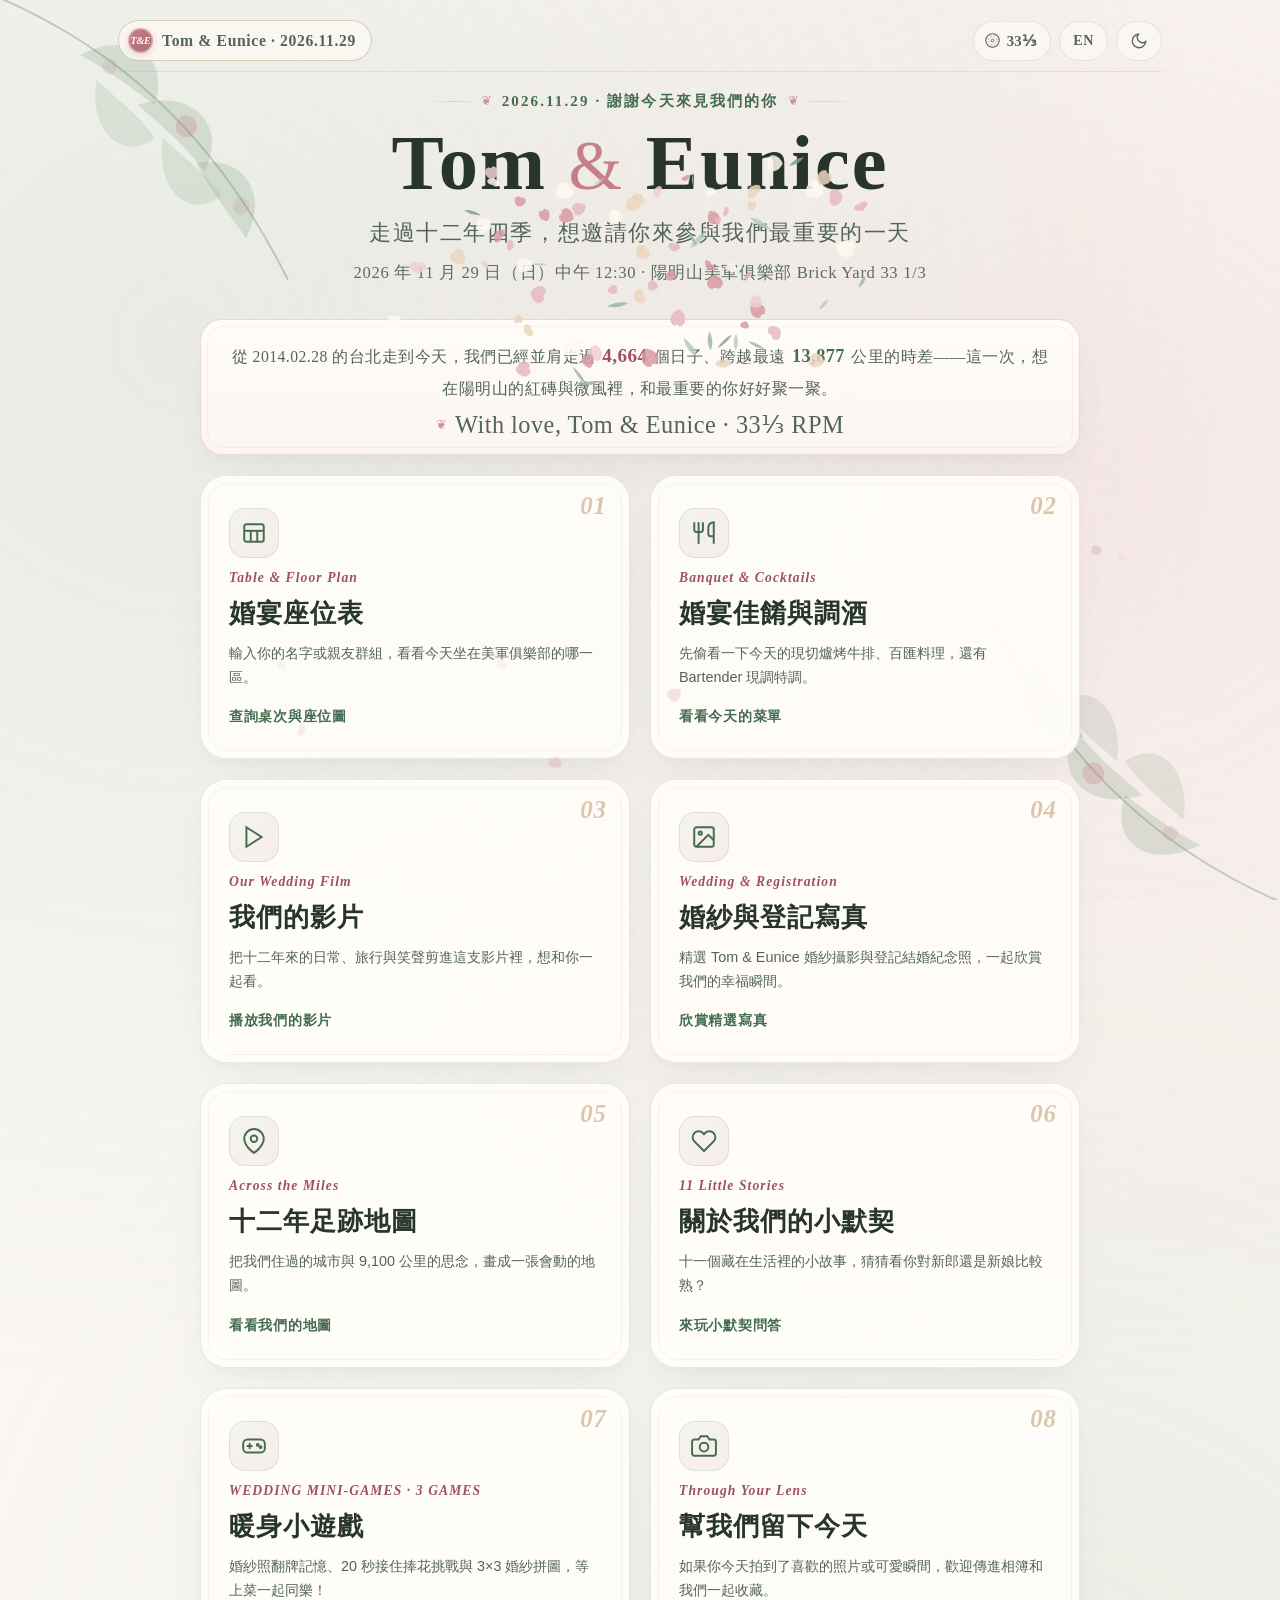
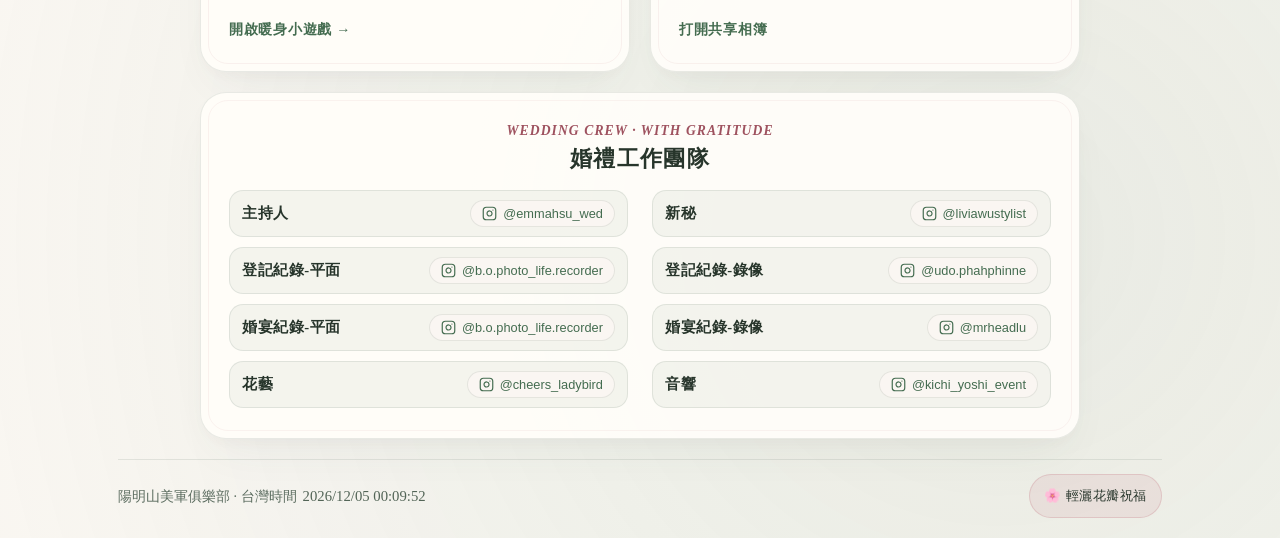
<file: secret-7f9a2c8e.html>
<!DOCTYPE html>
<html lang="zh-Hant-TW" data-theme="dark">
<head>
  <meta charset="UTF-8" />
  <meta name="viewport" content="width=device-width, initial-scale=1.0, viewport-fit=cover" />
  <meta name="robots" content="noindex, nofollow" />
  <meta
    http-equiv="Content-Security-Policy"
    content="default-src 'self'; script-src 'self'; worker-src 'self'; style-src 'self' 'unsafe-inline' https://fonts.googleapis.com; font-src https://fonts.gstatic.com; frame-src https://www.youtube-nocookie.com https://www.youtube.com https://www.instagram.com; img-src 'self' data:; connect-src 'self' https://fonts.googleapis.com https://fonts.gstatic.com https://script.google.com https://script.googleusercontent.com; object-src 'none'; base-uri 'self'; form-action 'self';"
  />
  <meta name="referrer" content="no-referrer" />
  <title>Tom &amp; Eunice — 2026.11.29</title>
  <link rel="icon" type="image/svg+xml" href="data:image/svg+xml,%3Csvg xmlns='http://www.w3.org/2000/svg' viewBox='0 0 64 64'%3E%3Ccircle cx='32' cy='32' r='30' fill='%23120c14' stroke='%23d4af37' stroke-width='3'/%3E%3Ctext x='32' y='40' text-anchor='middle' font-family='Georgia,serif' font-size='22' font-weight='700' fill='%23facc15'%3ET%26amp%3BE%3C/text%3E%3C/svg%3E" />
  <link rel="preconnect" href="https://fonts.googleapis.com" />
  <link rel="preconnect" href="https://fonts.gstatic.com" crossorigin />
  <link href="https://fonts.googleapis.com/css2?family=Alex+Brush&family=Pinyon+Script&family=Cormorant+Garamond:ital,wght@0,500;0,600;0,700;1,400;1,600&family=LXGW+WenKai+TC:wght@400;700&family=Noto+Sans+TC:wght@400;500;600&family=Noto+Serif+TC:wght@500;600;700&display=swap" rel="stylesheet" />
  <link rel="stylesheet" href="style.css?v=20261128f" />
</head>
<body class="hp-secret-theme">
  <canvas id="hp-magic-canvas" aria-hidden="true"></canvas>
  <canvas id="hp-spell-fx-canvas" aria-hidden="true"></canvas>
  <div class="hp-lumos-overlay" id="hp-lumos-overlay" aria-hidden="true"></div>

  <div class="hp-corner-decor" aria-hidden="true">
    <svg class="hp-filigree hp-filigree-tl" viewBox="0 0 160 160" fill="none">
      <path d="M12 148 L12 28 C12 18 18 12 28 12 L148 12" stroke="currentColor" stroke-width="1.8" />
      <path d="M22 132 L22 36 C22 26 26 22 36 22 L132 22" stroke="currentColor" stroke-width="1" opacity="0.65" />
      <path d="M22 52 C34 52, 42 44, 42 34 C42 26, 35 22, 29 26 C25 29, 27 36, 33 36 C44 36, 52 28, 52 22" stroke="currentColor" stroke-width="1.35" stroke-linecap="round" />
      <circle cx="28" cy="28" r="4.2" fill="#dc2626" stroke="currentColor" stroke-width="1.2" />
      <circle cx="64" cy="12" r="2.4" fill="currentColor" opacity="0.75" />
      <circle cx="12" cy="64" r="2.4" fill="currentColor" opacity="0.75" />
    </svg>
    <svg class="hp-filigree hp-filigree-tr" viewBox="0 0 160 160" fill="none">
      <path d="M12 148 L12 28 C12 18 18 12 28 12 L148 12" stroke="currentColor" stroke-width="1.8" />
      <path d="M22 132 L22 36 C22 26 26 22 36 22 L132 22" stroke="currentColor" stroke-width="1" opacity="0.65" />
      <path d="M22 52 C34 52, 42 44, 42 34 C42 26, 35 22, 29 26 C25 29, 27 36, 33 36 C44 36, 52 28, 52 22" stroke="currentColor" stroke-width="1.35" stroke-linecap="round" />
      <circle cx="28" cy="28" r="4.2" fill="#dc2626" stroke="currentColor" stroke-width="1.2" />
      <circle cx="64" cy="12" r="2.4" fill="currentColor" opacity="0.75" />
      <circle cx="12" cy="64" r="2.4" fill="currentColor" opacity="0.75" />
    </svg>
    <svg class="hp-filigree hp-filigree-bl" viewBox="0 0 160 160" fill="none">
      <path d="M12 148 L12 28 C12 18 18 12 28 12 L148 12" stroke="currentColor" stroke-width="1.8" />
      <path d="M22 132 L22 36 C22 26 26 22 36 22 L132 22" stroke="currentColor" stroke-width="1" opacity="0.65" />
      <path d="M22 52 C34 52, 42 44, 42 34 C42 26, 35 22, 29 26 C25 29, 27 36, 33 36 C44 36, 52 28, 52 22" stroke="currentColor" stroke-width="1.35" stroke-linecap="round" />
      <circle cx="28" cy="28" r="4.2" fill="#dc2626" stroke="currentColor" stroke-width="1.2" />
      <circle cx="64" cy="12" r="2.4" fill="currentColor" opacity="0.75" />
      <circle cx="12" cy="64" r="2.4" fill="currentColor" opacity="0.75" />
    </svg>
    <svg class="hp-filigree hp-filigree-br" viewBox="0 0 160 160" fill="none">
      <path d="M12 148 L12 28 C12 18 18 12 28 12 L148 12" stroke="currentColor" stroke-width="1.8" />
      <path d="M22 132 L22 36 C22 26 26 22 36 22 L132 22" stroke="currentColor" stroke-width="1" opacity="0.65" />
      <path d="M22 52 C34 52, 42 44, 42 34 C42 26, 35 22, 29 26 C25 29, 27 36, 33 36 C44 36, 52 28, 52 22" stroke="currentColor" stroke-width="1.35" stroke-linecap="round" />
      <circle cx="28" cy="28" r="4.2" fill="#dc2626" stroke="currentColor" stroke-width="1.2" />
      <circle cx="64" cy="12" r="2.4" fill="currentColor" opacity="0.75" />
      <circle cx="12" cy="64" r="2.4" fill="currentColor" opacity="0.75" />
    </svg>
  </div>

  <div class="page-shell hp-shell hidden" id="egg-shell">
    <header class="top-bar hp-top-bar">
      <div class="timezone-pill hp-platform-pill">
        <span class="hp-snitch-dot" aria-hidden="true"></span>
        <span id="hp-platform-text"></span>
      </div>
      <div class="actions-group">
        <button type="button" class="hp-header-btn hp-bgm-btn" id="hp-bgm-btn" aria-pressed="false" title="奏響古箏與洞簫《巫師江湖・海德薇變奏》">
          <svg class="hp-chime-svg" viewBox="0 0 20 20" width="15" height="15" fill="none" aria-hidden="true">
            <path d="M10 2 L11.4 6.6 L16 8 L11.4 9.4 L10 14 L8.6 9.4 L4 8 L8.6 6.6 Z" stroke="currentColor" stroke-width="1.35" fill="rgba(253, 224, 71, 0.22)" />
            <path d="M3.5 16.2 C7.2 14.3, 12.8 14.3, 16.5 16.2" stroke="#f87171" stroke-width="1.3" stroke-linecap="round" />
          </svg>
          <span id="hp-bgm-label">琴簫</span>
        </button>
        <button type="button" class="hp-header-btn" id="hp-lang-btn">EN</button>
        <button type="button" class="hp-header-btn" id="hp-lumos-toggle-btn" aria-pressed="false"></button>
        <a href="index.html" class="hp-header-btn link-btn" id="hp-back-btn"></a>
      </div>
    </header>

    <main class="main-stage hp-main-stage">
      <div class="title-wrapper hp-title-wrapper">
        <div class="hp-crest-wrap" aria-hidden="true">
          <svg class="hp-hallows-svg" viewBox="0 0 180 76" fill="none">
            <path d="M62 42 C42 20, 18 16, 4 24 C16 32, 34 36, 54 44 C36 44, 20 48, 10 56 C28 56, 46 52, 64 46" stroke="currentColor" stroke-width="1.8" stroke-linecap="round" />
            <path d="M118 42 C138 20, 162 16, 176 24 C164 32, 146 36, 126 44 C144 44, 160 48, 170 56 C152 56, 134 52, 116 46" stroke="currentColor" stroke-width="1.8" stroke-linecap="round" />
            <polygon points="90,10 64,58 116,58" stroke="currentColor" stroke-width="2.2" fill="rgba(212, 175, 55, 0.08)" />
            <circle cx="90" cy="42" r="15" stroke="currentColor" stroke-width="2" />
            <line x1="90" y1="10" x2="90" y2="58" stroke="currentColor" stroke-width="2.2" />
          </svg>
        </div>

        <div class="eyebrow-group hp-eyebrow-group">
          <span class="hp-gold-line"></span>
          <p class="hp-oath-eyebrow" id="hp-oath-eyebrow"></p>
          <span class="hp-gold-line"></span>
        </div>

        <div class="hp-couple-names" aria-label="Tom & Eunice">
          <span>Tom</span>
          <span class="hp-emblem-knot" aria-hidden="true">
            <svg class="hp-emblem-knot-svg" viewBox="0 0 48 52" fill="none">
              <!-- Auspicious Red Thread of Fate (紅線同心結弧線) -->
              <path d="M6 30 C14 14, 34 14, 42 30 C34 40, 14 40, 6 22" stroke="#ef4444" stroke-width="1.6" stroke-linecap="round" opacity="0.88" />
              <!-- Hand-drawn Gold Lightning-Star Wand Spark -->
              <path d="M26.5 4 L15.5 25.5 H24.5 L20.5 48 L33.5 23.5 H24.2 L26.5 4 Z" fill="url(#hpBoltGold)" stroke="#fffbeb" stroke-width="1.1" stroke-linejoin="round" />
              <circle cx="24" cy="25" r="2.4" fill="#fffbeb" />
              <defs>
                <linearGradient id="hpBoltGold" x1="16" y1="4" x2="32" y2="48" gradientUnits="userSpaceOnUse">
                  <stop offset="0%" stop-color="#fffbeb" />
                  <stop offset="50%" stop-color="#facc15" />
                  <stop offset="100%" stop-color="#d97706" />
                </linearGradient>
              </defs>
            </svg>
          </span>
          <span>Eunice</span>
        </div>

        <h1 class="hp-event-title" id="hp-event-title"></h1>
        <p class="hp-subtitle" id="hp-subtitle"></p>
      </div>

      <div class="hp-snitch-scoreboard" id="hp-snitch-scoreboard" role="status" aria-live="polite">
        <span class="hp-snitch-score-icon" aria-hidden="true">
          <svg class="hp-snitch-mini-svg" viewBox="0 0 36 18" width="26" height="14" fill="none">
            <path d="M13 9 C8 3, 2 3, 1 6 C5 7.5, 9 9, 13 10 C8 11, 4 12.5, 2 15 C6 14, 10 12, 13 10.5" stroke="#fde047" stroke-width="1.3" fill="rgba(253, 224, 71, 0.25)" />
            <path d="M23 9 C28 3, 34 3, 35 6 C31 7.5, 27 9, 23 10 C28 11, 32 12.5, 34 15 C30 14, 26 12, 23 10.5" stroke="#fde047" stroke-width="1.3" fill="rgba(253, 224, 71, 0.25)" />
            <circle cx="18" cy="9.5" r="4" fill="#facc15" stroke="#fffbeb" stroke-width="1" />
          </svg>
        </span>
        <span class="hp-snitch-label" id="hp-snitch-label"></span>
      </div>

      <button type="button" class="hp-snitch-btn hp-snitch-flying" id="hp-snitch-btn" aria-label="Catch the Golden Snitch">
        <svg class="hp-snitch-svg" viewBox="0 0 120 48" fill="none">
          <path class="snitch-wing-l" d="M44 24 C28 8, 10 8, 2 16 C14 20, 26 24, 42 26 C26 28, 14 32, 6 38 C20 36, 32 32, 44 28" stroke="#f5d061" stroke-width="1.8" fill="rgba(245, 208, 97, 0.25)" />
          <path class="snitch-wing-r" d="M76 24 C92 8, 110 8, 118 16 C106 20, 94 24, 78 26 C94 28, 106 32, 114 38 C100 36, 88 32, 76 28" stroke="#f5d061" stroke-width="1.8" fill="rgba(245, 208, 97, 0.25)" />
          <circle cx="60" cy="25" r="12" fill="url(#snitchGoldGrad)" stroke="#fff3c4" stroke-width="1.5" />
          <path d="M52 21 C56 19, 64 19, 68 21 M51 29 C56 31, 64 31, 69 29" stroke="#8a6214" stroke-width="1.2" />
          <defs>
            <radialGradient id="snitchGoldGrad" cx="35%" cy="30%" r="70%">
              <stop offset="0%" stop-color="#fff6cc" />
              <stop offset="45%" stop-color="#eab308" />
              <stop offset="100%" stop-color="#854d0e" />
            </radialGradient>
          </defs>
        </svg>
      </button>

      <section class="hp-parchment-card" id="hp-parchment-card">
        <div class="hp-wax-seal" aria-hidden="true">
          <div class="hp-wax-seal-inner">
            <span class="hp-wax-monogram">T&amp;E</span>
            <span class="hp-wax-year">MMXXVI</span>
          </div>
        </div>

        <div class="hp-parchment-header">
          <span class="hp-ministry-tag" id="hp-ministry-tag"></span>
          <h2 class="hp-parchment-title" id="hp-parchment-title"></h2>
        </div>

        <div class="hp-marauder-ribbon" id="hp-marauder-ribbon">
          <div class="hp-footprint-track hp-track-left">
            <span class="hp-footprints-icons" aria-hidden="true">
              <svg class="hp-bootsteps-svg" viewBox="0 0 62 18" width="52" height="15" fill="currentColor">
                <g class="boot-step step-1"><ellipse cx="10" cy="6" rx="5.2" ry="2.6" /><rect x="2" y="3.6" width="2.8" height="4.8" rx="1" /></g>
                <g class="boot-step step-2"><ellipse cx="30" cy="12" rx="5.2" ry="2.6" /><rect x="22" y="9.6" width="2.8" height="4.8" rx="1" /></g>
                <g class="boot-step step-3"><ellipse cx="50" cy="6" rx="5.2" ry="2.6" /><rect x="42" y="3.6" width="2.8" height="4.8" rx="1" /></g>
              </svg>
            </span>
            <span id="hp-track-tom"></span>
          </div>
          <div class="hp-marauder-center-castle">
            <span class="hp-castle-badge" id="hp-castle-badge"></span>
          </div>
          <div class="hp-footprint-track hp-track-right">
            <span id="hp-track-eunice"></span>
            <span class="hp-footprints-icons" aria-hidden="true">
              <svg class="hp-bootsteps-svg is-mirrored" viewBox="0 0 62 18" width="52" height="15" fill="currentColor">
                <g class="boot-step step-3"><ellipse cx="12" cy="6" rx="5.2" ry="2.6" /><rect x="17.2" y="3.6" width="2.8" height="4.8" rx="1" /></g>
                <g class="boot-step step-2"><ellipse cx="32" cy="12" rx="5.2" ry="2.6" /><rect x="37.2" y="9.6" width="2.8" height="4.8" rx="1" /></g>
                <g class="boot-step step-1"><ellipse cx="52" cy="6" rx="5.2" ry="2.6" /><rect x="57.2" y="3.6" width="2.8" height="4.8" rx="1" /></g>
              </svg>
            </span>
          </div>
        </div>

        <p class="hp-parchment-body" id="hp-parchment-body"></p>

        <div class="hp-spell-bar" role="group">
          <button type="button" class="hp-spell-btn" id="spell-lumos-btn"></button>
          <button type="button" class="hp-spell-btn" id="spell-marauder-btn"></button>
          <button type="button" class="hp-spell-btn" id="spell-celebrate-btn"></button>
        </div>

        <div class="hp-spell-feedback hidden" id="hp-spell-feedback" role="status" aria-live="polite"></div>

        <div class="hp-invisible-ink" id="hp-invisible-ink">
          <div class="hp-ink-header" id="hp-ink-header"></div>
          <p class="hp-ink-text" id="hp-ink-text"></p>
        </div>

        <div class="hp-secret-decree">
          <span class="hp-decree-eyebrow" id="hp-decree-eyebrow"></span>
          <p class="hp-decree-code" id="hp-secret-code-text"></p>
          <div class="hp-decree-actions">
            <button type="button" class="hp-copy-spell-btn" id="hp-copy-spell-btn"></button>
            <a href="index.html" class="hp-decree-return-link" id="hp-decree-return-link"></a>
          </div>
        </div>

        <div class="hp-vow-signature" id="hp-vow-signature"></div>
      </section>
    </main>

    <footer class="bottom-bar hp-bottom-bar">
      <div class="clock-readout hp-footer-motto">
        <span id="hp-footer-motto-text"></span>
      </div>
    </footer>
  </div>

  <div class="hp-riddle-modal hidden" id="hp-riddle-modal" role="dialog" aria-modal="true" aria-labelledby="hp-riddle-modal-title">
    <div class="hp-riddle-dialog">
      <button type="button" class="hp-riddle-top-close" id="hp-riddle-top-close-btn" aria-label="關閉殘卷 Close">✕</button>
      <div class="hp-riddle-header">
        <span class="hp-riddle-eyebrow" id="hp-riddle-modal-eyebrow"></span>
        <h3 class="hp-riddle-title" id="hp-riddle-modal-title"></h3>
      </div>
      <div class="hp-riddle-scroll-body">
        <p class="hp-riddle-paragraph" id="hp-riddle-modal-intro"></p>
        <div class="hp-riddle-cipher-box" id="hp-riddle-modal-cipher"></div>
        <p class="hp-riddle-paragraph" id="hp-riddle-modal-mid"></p>
        <button type="button" class="hp-riddle-lumos-btn hidden" id="hp-riddle-lumos-btn"></button>
        <p class="hp-riddle-paragraph hp-riddle-lumos-paragraph hidden" id="hp-riddle-modal-lumos"></p>
      </div>
      <div class="hp-riddle-actions">
        <button type="button" class="hp-riddle-close-btn" id="hp-riddle-close-btn"></button>
      </div>
    </div>
  </div>

  <script src="glyphs-7f9a2c8e.js?v=20261127b"></script>
</body>
</html>
</file>
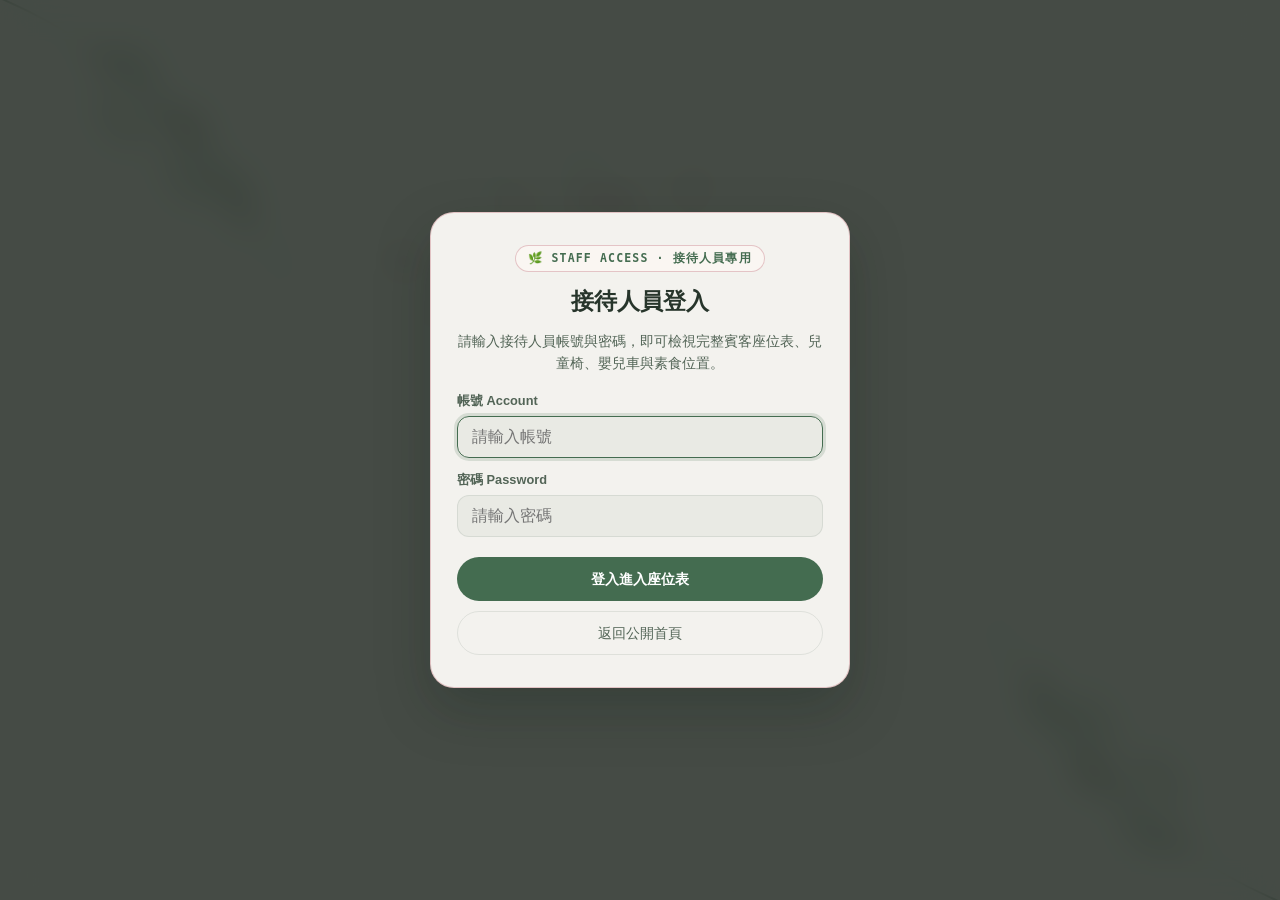
<file: staff.html>
<!DOCTYPE html>
<html lang="zh-Hant-TW" data-theme="light" data-lang="zh">
<head>
  <meta charset="UTF-8" />
  <meta name="viewport" content="width=device-width, initial-scale=1.0, viewport-fit=cover" />
  <meta
    http-equiv="Content-Security-Policy"
    content="default-src 'self'; media-src 'self' blob:; script-src 'self'; worker-src 'self'; style-src 'self' 'unsafe-inline' https://fonts.googleapis.com; font-src https://fonts.gstatic.com; frame-src https://www.youtube-nocookie.com https://www.youtube.com https://www.instagram.com https://www.google.com https://photos.google.com; img-src 'self' data: https://images.unsplash.com https://lh3.googleusercontent.com https://*.googleusercontent.com https://photos.google.com; connect-src 'self' https://fonts.googleapis.com https://fonts.gstatic.com https://script.google.com https://script.googleusercontent.com; object-src 'none'; base-uri 'self'; form-action 'self';"
  />
  <meta name="referrer" content="strict-origin-when-cross-origin" />
  <meta name="robots" content="noindex, nofollow, noarchive" />
  <meta name="mobile-web-app-capable" content="yes" />
  <meta name="apple-mobile-web-app-capable" content="yes" />
  <meta name="apple-mobile-web-app-status-bar-style" content="default" />
  <title>Tom &amp; Eunice · 接待人員座位查詢</title>
  <link rel="icon" type="image/svg+xml" href="data:image/svg+xml,%3Csvg xmlns='http://www.w3.org/2000/svg' viewBox='0 0 64 64'%3E%3Ccircle cx='32' cy='32' r='30' fill='%23fbf8f3' stroke='%23b56c6f' stroke-width='3'/%3E%3Ctext x='32' y='40' text-anchor='middle' font-family='Georgia,serif' font-size='22' font-weight='700' fill='%236c484b'%3ET%26amp%3BE%3C/text%3E%3C/svg%3E" />
  <link rel="preconnect" href="https://fonts.googleapis.com" />
  <link rel="preconnect" href="https://fonts.gstatic.com" crossorigin />
  <link href="https://fonts.googleapis.com/css2?family=Cormorant+Garamond:ital,wght@0,500;0,600;0,700;1,400;1,600&family=Great+Vibes&family=Inter:wght@400;500;600&family=JetBrains+Mono:wght@500;600&family=Noto+Sans+TC:wght@400;500;600&family=Noto+Serif+TC:wght@400;500;600;700&display=swap" rel="stylesheet" />
  <link rel="stylesheet" href="style.css?v=20261128f" />
  <link rel="stylesheet" href="debug.css?v=20261121ag" />
</head>
<body class="debug-locked">
  <!-- Staff Login Gate -->
  <div id="staff-auth-gate" class="debug-auth-gate" role="dialog" aria-modal="true" aria-labelledby="staff-auth-title">
    <form id="staff-auth-form" class="debug-auth-card" autocomplete="off">
      <div class="debug-auth-badge">🌿 STAFF ACCESS · 接待人員專用</div>
      <h1 id="staff-auth-title" class="debug-auth-title">接待人員登入</h1>
      <p class="debug-auth-desc">
        請輸入接待人員帳號與密碼，即可檢視完整賓客座位表、兒童椅、嬰兒車與素食位置。
      </p>

      <div class="debug-field-group">
        <label class="debug-field-label" for="staff-username">帳號 Account</label>
        <input
          type="text"
          id="staff-username"
          class="debug-field-input"
          placeholder="請輸入帳號"
          required
          autofocus
          autocomplete="username"
          autocapitalize="none"
          spellcheck="false"
        />
      </div>

      <div class="debug-field-group">
        <label class="debug-field-label" for="staff-password">密碼 Password</label>
        <input
          type="password"
          id="staff-password"
          class="debug-field-input"
          placeholder="請輸入密碼"
          required
          autocomplete="current-password"
        />
      </div>

      <p id="staff-auth-error" class="debug-auth-error hidden">帳號或密碼錯誤，請重新輸入。</p>

      <div class="debug-auth-actions">
        <button type="submit" class="primary-btn debug-submit-btn">登入進入座位表</button>
        <a href="index.html" class="secondary-btn link-btn debug-back-link">返回公開首頁</a>
      </div>
    </form>
  </div>
  <canvas id="confetti-canvas" aria-hidden="true"></canvas>

  <!-- Subtle Botanical & Dusty Rose Corner Accents -->
  <div class="botanical-bg" aria-hidden="true">
    <svg class="leaf-corner leaf-top-left" viewBox="0 0 200 200" fill="none">
      <path d="M10 190 C40 120, 90 60, 180 15" stroke="currentColor" stroke-width="1.15" opacity="0.32" />
      <path d="M45 140 C30 110, 45 85, 75 95 C60 115, 50 130, 45 140 Z" fill="currentColor" opacity="0.17" />
      <path d="M75 105 C65 75, 85 50, 115 65 C95 80, 85 95, 75 105 Z" fill="currentColor" opacity="0.17" />
      <path d="M110 70 C105 45, 125 25, 155 40 C135 55, 120 65, 110 70 Z" fill="currentColor" opacity="0.17" />
      <path d="M60 130 C90 135, 110 115, 95 95 C80 105, 70 120, 60 130 Z" fill="currentColor" opacity="0.13" />
      <path d="M95 90 C125 95, 145 75, 130 55 C115 65, 105 80, 95 90 Z" fill="currentColor" opacity="0.13" />
      <circle cx="88" cy="76" r="6.5" class="rose-bud" />
      <circle cx="136" cy="43" r="5" class="rose-bud-soft" />
      <circle cx="52" cy="122" r="4.5" class="rose-bud-soft" />
    </svg>
    <svg class="leaf-corner leaf-bottom-right" viewBox="0 0 200 200" fill="none">
      <path d="M10 190 C40 120, 90 60, 180 15" stroke="currentColor" stroke-width="1.15" opacity="0.32" />
      <path d="M45 140 C30 110, 45 85, 75 95 C60 115, 50 130, 45 140 Z" fill="currentColor" opacity="0.17" />
      <path d="M75 105 C65 75, 85 50, 115 65 C95 80, 85 95, 75 105 Z" fill="currentColor" opacity="0.17" />
      <path d="M110 70 C105 45, 125 25, 155 40 C135 55, 120 65, 110 70 Z" fill="currentColor" opacity="0.17" />
      <path d="M60 130 C90 135, 110 115, 95 95 C80 105, 70 120, 60 130 Z" fill="currentColor" opacity="0.13" />
      <path d="M95 90 C125 95, 145 75, 130 55 C115 65, 105 80, 95 90 Z" fill="currentColor" opacity="0.13" />
      <circle cx="88" cy="76" r="6.5" class="rose-bud" />
      <circle cx="136" cy="43" r="5" class="rose-bud-soft" />
      <circle cx="52" cy="122" r="4.5" class="rose-bud-soft" />
    </svg>
  </div>

  <div class="page-shell">
    <!-- Top Header Bar -->
    <header class="top-bar">
      <div class="timezone-pill">
        <span class="monogram-seal" aria-hidden="true">T&amp;E</span>
        <span>Tom &amp; Eunice · 2026.11.29</span>
      </div>

      <div class="actions-group">
        <button type="button" class="icon-btn bgm-btn" id="bgm-btn" aria-pressed="false" title="播放 33⅓ 黑膠輕音樂" aria-label="播放 33⅓ 黑膠輕音樂">
          <svg class="vinyl-disc" viewBox="0 0 24 24" width="17" height="17" fill="none" aria-hidden="true">
            <circle cx="12" cy="12" r="9.5" stroke="currentColor" stroke-width="1.5" />
            <circle cx="12" cy="12" r="6.3" stroke="currentColor" stroke-width="0.9" stroke-dasharray="3 2" opacity="0.65" />
            <circle cx="12" cy="12" r="3" fill="var(--blush)" opacity="0.88" />
            <circle cx="12" cy="12" r="1.1" fill="var(--surface-card)" />
          </svg>
          <span class="bgm-label" id="bgm-btn-label">33⅓</span>
        </button>
        <button type="button" class="icon-btn lang-btn" id="lang-btn" title="切換英文 / Switch to English" aria-label="Switch Language">
          <span id="lang-btn-label">EN</span>
        </button>
        <button type="button" class="icon-btn" id="theme-btn" title="切換日夜色調" aria-label="Toggle Theme">
          <svg class="icon-sun" viewBox="0 0 24 24" width="18" height="18" fill="none" stroke="currentColor" stroke-width="1.8">
            <circle cx="12" cy="12" r="5"></circle>
            <line x1="12" y1="1" x2="12" y2="3"></line>
            <line x1="12" y1="21" x2="12" y2="23"></line>
            <line x1="4.22" y1="4.22" x2="5.64" y2="5.64"></line>
            <line x1="18.36" y1="18.36" x2="19.78" y2="19.78"></line>
            <line x1="1" y1="12" x2="3" y2="12"></line>
            <line x1="21" y1="12" x2="23" y2="12"></line>
            <line x1="4.22" y1="19.78" x2="5.64" y2="18.36"></line>
            <line x1="18.36" y1="5.64" x2="19.78" y2="4.22"></line>
          </svg>
          <svg class="icon-moon" viewBox="0 0 24 24" width="18" height="18" fill="none" stroke="currentColor" stroke-width="1.8">
            <path d="M21 12.79A9 9 0 1 1 11.21 3 7 7 0 0 0 21 12.79z"></path>
          </svg>
        </button>
      </div>
    </header>

    <!-- Main Countdown Stage -->
    <main class="main-stage">
      <div class="title-wrapper">
        <div class="eyebrow-group">
          <span class="botanical-line"></span>
          <span class="eyebrow-ornament" aria-hidden="true">❦</span>
          <p class="eyebrow" id="countdown-state-label">2014 — 2026 · 婚禮邀請</p>
          <span class="eyebrow-ornament" aria-hidden="true">❦</span>
          <span class="botanical-line"></span>
        </div>

        <div class="couple-names" aria-label="Tom & Eunice">
          <span>Tom</span>
          <span class="ampersand">&amp;</span>
          <span>Eunice</span>
        </div>

        <h1 class="event-title" id="event-title">走過十二年四季，想邀請你來參與我們最重要的一天</h1>

        <p class="target-subtitle" id="target-subtitle">
          2026 年 11 月 29 日（日）中午 12:30 · 陽明山美軍俱樂部 Brick Yard 33 1/3
        </p>
      </div>

      <!-- 1. Countdown Stage Container (Active before target time) -->
      <div class="countdown-stage-wrap" id="countdown-stage-wrap">
        <section class="countdown-grid" id="countdown-grid" aria-label="Countdown Timer">
          <div class="time-card">
            <div class="time-value-wrap">
              <span class="time-value" id="val-days">00</span>
            </div>
            <span class="time-label" id="label-days">天</span>
          </div>

          <div class="time-sep" aria-hidden="true">·</div>

          <div class="time-card">
            <div class="time-value-wrap">
              <span class="time-value" id="val-hours">00</span>
            </div>
            <span class="time-label" id="label-hours">時</span>
          </div>

          <div class="time-sep" aria-hidden="true">·</div>

          <div class="time-card">
            <div class="time-value-wrap">
              <span class="time-value" id="val-minutes">00</span>
            </div>
            <span class="time-label" id="label-minutes">分</span>
          </div>

          <div class="time-sep" aria-hidden="true">·</div>

          <div class="time-card seconds-card">
            <div class="time-value-wrap">
              <span class="time-value" id="val-seconds">00</span>
            </div>
            <span class="time-label" id="label-seconds">秒</span>
          </div>
        </section>

        <!-- Romantic Couple's Stationery Note & Days Together -->
        <aside class="love-story-note" id="countdown-love-note" aria-label="A Note from Tom and Eunice">
          <p class="love-story-body" id="love-story-body-countdown"></p>
          <div class="love-story-signoff">
            <span class="love-wax-dot" aria-hidden="true">❦</span>
            <span class="love-signature" id="love-signature-countdown">With love, Tom &amp; Eunice</span>
          </div>
        </aside>

        <!-- Pre-Countdown Quick Access: Seating Chart & Banquet Menu Only (Other sections unlock after countdown) -->
        <section class="countdown-quick-links" id="countdown-quick-links" aria-label="Wedding Venue Quick Info">
          <button type="button" class="countdown-quick-btn" id="countdown-seating-btn">
            <span class="countdown-quick-icon" aria-hidden="true">🪑</span>
            <span class="countdown-quick-text">
              <strong id="countdown-seating-title">婚宴座位表</strong>
              <small id="countdown-seating-sub">搜尋名字與查看宴會廳座位圖</small>
            </span>
          </button>
          <button type="button" class="countdown-quick-btn" id="countdown-menu-btn">
            <span class="countdown-quick-icon" aria-hidden="true">🍽️</span>
            <span class="countdown-quick-text">
              <strong id="countdown-menu-title">婚宴佳餚與調酒</strong>
              <small id="countdown-menu-sub">看看今天的百匯料理與現調特調</small>
            </span>
          </button>
          <button type="button" class="countdown-quick-btn is-full-span is-games-btn" id="countdown-games-btn">
            <span class="countdown-quick-icon" aria-hidden="true">🎮</span>
            <span class="countdown-quick-text">
              <strong id="countdown-games-title">暖身小遊戲</strong>
              <small id="countdown-games-sub">婚紗翻牌・接住捧花・3×3 婚紗拼圖</small>
            </span>
          </button>
        </section>

        <!-- Shuttle Bus & Venue Google Maps Info -->
        <aside class="countdown-transit-card" id="countdown-transit-card" aria-label="Shuttle & Venue Map">
          <div class="countdown-transit-item">
            <p class="countdown-transit-text" id="countdown-shuttle-notice">
              🚌 若您有預約接駁小巴：11:00 準時從捷運劍潭站 2 號出口（基河路）發車
            </p>
            <a
              href="https://maps.app.goo.gl/G7yS7SjiycTa3Xw8A"
              target="_blank"
              rel="noopener noreferrer"
              class="countdown-map-link"
              id="countdown-shuttle-map-link"
            >
              📍 小巴上車點：劍潭站 2 號出口（基河路）↗
            </a>
          </div>
          <div class="countdown-transit-divider" aria-hidden="true"></div>
          <div class="countdown-transit-item">
            <p class="countdown-transit-text" id="countdown-venue-notice">
              🚗 自行前往婚宴會場（台北市士林區凱旋路 49 號）
            </p>
            <a
              href="https://www.google.com/maps/search/?api=1&query=Brick+Yard+33+1%2F3+%E7%BE%8E%E8%BB%8D%E4%BF%B1%E6%A8%82%E9%83%A8+%E5%8F%B0%E5%8C%97%E5%B8%82%E5%A3%AB%E6%9E%97%E5%8D%80%E5%87%B1%E6%97%8B%E8%B7%AF49%E8%99%9F"
              target="_blank"
              rel="noopener noreferrer"
              class="countdown-map-link"
              id="countdown-venue-map-link"
            >
              📍 婚宴會場：陽明山美軍俱樂部 ↗
            </a>
          </div>
        </aside>
      </div>

      <!-- 2. Time-Up Hub: Wedding Celebration Hub (Shown when countdown reaches 00:00:00) -->
      <section class="timeup-hub hidden" id="timeup-hub" aria-label="Wedding Interactive Hub">
        <!-- Main Choice Cards Grid (Initial Hub View) -->
        <div class="choice-cards-grid" id="choice-cards-grid">
          <aside class="love-story-note is-hub-note" id="hub-love-note" aria-label="A Note from Tom and Eunice">
            <p class="love-story-body" id="love-story-body-hub"></p>
            <div class="love-story-signoff">
              <span class="love-wax-dot" aria-hidden="true">❦</span>
              <span class="love-signature" id="love-signature-hub">With love, Tom &amp; Eunice</span>
            </div>
          </aside>
          <!-- Card 1: Seating Chart (Top Left) -->
          <button type="button" class="choice-card" id="choose-seating-card">
            <div class="choice-icon-wrap">
              <svg viewBox="0 0 24 24" width="26" height="26" fill="none" stroke="currentColor" stroke-width="1.8">
                <rect x="3" y="4" width="18" height="16" rx="2"></rect>
                <line x1="3" y1="10" x2="21" y2="10"></line>
                <line x1="9" y1="10" x2="9" y2="20"></line>
                <line x1="15" y1="10" x2="15" y2="20"></line>
              </svg>
            </div>
            <span class="choice-eyebrow" id="seating-card-eyebrow">SEATING CHART · TABLE DIRECTORY</span>
            <h2 class="choice-title" id="seating-card-title">婚宴座位表</h2>
            <p class="choice-desc" id="seating-card-desc">快速搜尋您的姓名或親友分類，查看美軍俱樂部宴會廳座位配置圖</p>
            <span class="choice-cta" id="seating-card-cta">查詢桌次與座位圖 →</span>
          </button>

          <!-- Card 2: Wedding Banquet Menu (Top Right) -->
          <button type="button" class="choice-card" id="choose-menu-card">
            <div class="choice-icon-wrap">
              <svg viewBox="0 0 24 24" width="26" height="26" fill="none" stroke="currentColor" stroke-width="1.8">
                <path d="M3 2v7c0 1.1.9 2 2 2h4a2 2 0 0 0 2-2V2"></path>
                <path d="M7 2v20"></path>
                <path d="M21 15V2v0a5 5 0 0 0-5 5v6c0 1.1.9 2 2 2h3Zm0 0v7"></path>
              </svg>
            </div>
            <span class="choice-eyebrow" id="menu-card-eyebrow">WEDDING BANQUET · BUFFET MENU</span>
            <h2 class="choice-title" id="menu-card-title">婚宴餐點</h2>
            <p class="choice-desc" id="menu-card-desc">瀏覽美軍俱樂部豐盛百匯自助餐、現切牛排與 Bartender 特調飲品菜單</p>
            <span class="choice-cta" id="menu-card-cta">查看婚宴菜單 →</span>
          </button>

          <!-- Card 3: Couple Quiz -->

          <!-- Card 4: Wedding Mini-Games -->

          <!-- Card 5: Wedding Video -->
          <button type="button" class="choice-card" id="choose-video-card">
            <div class="choice-icon-wrap">
              <svg viewBox="0 0 24 24" width="26" height="26" fill="none" stroke="currentColor" stroke-width="1.8">
                <polygon points="5 3 19 12 5 21 5 3"></polygon>
              </svg>
            </div>
            <span class="choice-eyebrow" id="video-card-eyebrow">OUR WEDDING FILM</span>
            <h2 class="choice-title" id="video-card-title">新人影片</h2>
            <p class="choice-desc" id="video-card-desc">觀賞 Tom &amp; Eunice 的專屬婚禮影片，一起見證我們的幸福故事</p>
            <span class="choice-cta" id="video-card-cta">點擊觀賞影片 →</span>
          </button>

          <!-- Card 6: Past Photos Gallery -->
          <button type="button" class="choice-card" id="choose-gallery-card">
            <div class="choice-icon-wrap">
              <svg viewBox="0 0 24 24" width="26" height="26" fill="none" stroke="currentColor" stroke-width="1.8">
                <rect x="3" y="3" width="18" height="18" rx="2" ry="2"></rect>
                <circle cx="8.5" cy="8.5" r="1.5"></circle>
                <polyline points="21 15 16 10 5 21"></polyline>
              </svg>
            </div>
            <span class="choice-eyebrow" id="gallery-card-eyebrow">OUR MEMORIES · 2014–2026</span>
            <h2 class="choice-title" id="gallery-card-title">新人過去照片</h2>
            <p class="choice-desc" id="gallery-card-desc">回顧 Tom &amp; Eunice 從相識、相戀到步入禮堂的珍貴歲月寫真</p>
            <span class="choice-cta" id="gallery-card-cta">瀏覽回憶相簿 →</span>
          </button>

          <!-- Card 7: Love Footprint & Map Timeline -->
          <button type="button" class="choice-card" id="choose-footprints-card">
            <div class="choice-icon-wrap">
              <svg viewBox="0 0 24 24" width="26" height="26" fill="none" stroke="currentColor" stroke-width="1.8">
                <path d="M21 10c0 7-9 13-9 13s-9-6-9-13a9 9 0 0 1 18 0z"></path>
                <circle cx="12" cy="10" r="3"></circle>
              </svg>
            </div>
            <span class="choice-eyebrow" id="footprints-card-eyebrow">LOVE FOOTPRINTS · GOOGLE MAPS TIMELINE</span>
            <h2 class="choice-title" id="footprints-card-title">新人交往軌跡</h2>
            <p class="choice-desc" id="footprints-card-desc">探索 Tom &amp; Eunice 的 Google Maps 戀愛足跡與跨國旅行地圖紀錄</p>
            <span class="choice-cta" id="footprints-card-cta">探索交往軌跡地圖 →</span>
          </button>
          <button type="button" class="choice-card" id="choose-quiz-card">
            <div class="choice-icon-wrap">
              <svg viewBox="0 0 24 24" width="26" height="26" fill="none" stroke="currentColor" stroke-width="1.8">
                <path d="M20.84 4.61a5.5 5.5 0 0 0-7.78 0L12 5.67l-1.06-1.06a5.5 5.5 0 0 0-7.78 7.78l1.06 1.06L12 21.23l7.78-7.78 1.06-1.06a5.5 5.5 0 0 0 0-7.78z"></path>
              </svg>
            </div>
            <span class="choice-eyebrow" id="quiz-card-eyebrow">COUPLE QUIZ · WARM-UP + 10 Qs</span>
            <h2 class="choice-title" id="quiz-card-title">了解新人</h2>
            <p class="choice-desc" id="quiz-card-desc">挑戰暖身題與 10 道關於新人的趣味問答，看看您對新郎還是新娘最熟悉！</p>
            <span class="choice-cta" id="quiz-card-cta">開始挑戰問答 →</span>
          </button>
          <button type="button" class="choice-card" id="choose-games-card">
            <div class="choice-icon-wrap">
              <svg viewBox="0 0 24 24" width="26" height="26" fill="none" stroke="currentColor" stroke-width="1.8" stroke-linecap="round" stroke-linejoin="round">
                <rect x="2" y="6" width="20" height="12" rx="4"></rect>
                <line x1="6" y1="12" x2="10" y2="12"></line>
                <line x1="8" y1="10" x2="8" y2="14"></line>
                <circle cx="15.5" cy="11" r="0.9" fill="currentColor"></circle>
                <circle cx="18" cy="13" r="0.9" fill="currentColor"></circle>
              </svg>
            </div>
            <span class="choice-eyebrow" id="games-card-eyebrow">WEDDING MINI-GAMES · 3 GAMES</span>
            <h2 class="choice-title" id="games-card-title">暖身小遊戲</h2>
            <p class="choice-desc" id="games-card-desc">婚紗照翻牌記憶、20 秒接住捧花挑戰與 3×3 婚紗拼圖，等上菜一起同樂！</p>
            <span class="choice-cta" id="games-card-cta">開啟暖身小遊戲 →</span>
          </button>

          <!-- Card 8: Share Photos (Google Photos) -->
          <button type="button" class="choice-card" id="choose-share-photos-card">
            <div class="choice-icon-wrap">
              <svg viewBox="0 0 24 24" width="26" height="26" fill="none" stroke="currentColor" stroke-width="1.8">
                <path d="M23 19a2 2 0 0 1-2 2H3a2 2 0 0 1-2-2V8a2 2 0 0 1 2-2h4l2-3h6l2 3h4a2 2 0 0 1 2 2z"></path>
                <circle cx="12" cy="13" r="4"></circle>
              </svg>
            </div>
            <span class="choice-eyebrow" id="share-photos-card-eyebrow">GOOGLE PHOTOS · SHARED ALBUM</span>
            <h2 class="choice-title" id="share-photos-card-title">分享新人照片</h2>
            <p class="choice-desc" id="share-photos-card-desc">打開婚宴專屬 Google Photos 共享相簿，上傳您拍下的美好瞬間！</p>
            <span class="choice-cta" id="share-photos-card-cta">前往共享相簿 →</span>
          </button>

          <!-- Wedding Crew Credits (Bottom of Main Menu) -->
          <aside class="wedding-crew-card" id="wedding-crew-card" aria-label="Wedding Crew Credits">
            <div class="wedding-crew-header">
              <span class="choice-eyebrow" id="wedding-crew-eyebrow">WEDDING CREW · WITH GRATITUDE</span>
              <h2 class="wedding-crew-title" id="wedding-crew-title">婚禮工作團隊</h2>
            </div>
            <ul class="wedding-crew-grid">
              <li class="wedding-crew-item">
                <span class="wedding-crew-role" data-crew-role="host">主持人</span>
                <a class="wedding-crew-ig-link" href="https://www.instagram.com/emmahsu_wed?obrf=YWdwaGw1OXIzcnFt" target="_blank" rel="noopener noreferrer" aria-label="主持人 Instagram @emmahsu_wed">
                  <svg viewBox="0 0 24 24" width="15" height="15" fill="none" stroke="currentColor" stroke-width="1.9" stroke-linecap="round" stroke-linejoin="round" aria-hidden="true"><rect x="2" y="2" width="20" height="20" rx="5" ry="5"></rect><path d="M16 11.37A4 4 0 1 1 12.63 8 4 4 0 0 1 16 11.37z"></path><line x1="17.5" y1="6.5" x2="17.51" y2="6.5"></line></svg>
                  <span>@emmahsu_wed</span>
                </a>
              </li>
              <li class="wedding-crew-item">
                <span class="wedding-crew-role" data-crew-role="stylist">新秘</span>
                <a class="wedding-crew-ig-link" href="https://www.instagram.com/liviawustylist?igsh=bGRiNmp6eWNtbmNn" target="_blank" rel="noopener noreferrer" aria-label="新秘 Instagram @liviawustylist">
                  <svg viewBox="0 0 24 24" width="15" height="15" fill="none" stroke="currentColor" stroke-width="1.9" stroke-linecap="round" stroke-linejoin="round" aria-hidden="true"><rect x="2" y="2" width="20" height="20" rx="5" ry="5"></rect><path d="M16 11.37A4 4 0 1 1 12.63 8 4 4 0 0 1 16 11.37z"></path><line x1="17.5" y1="6.5" x2="17.51" y2="6.5"></line></svg>
                  <span>@liviawustylist</span>
                </a>
              </li>
              <li class="wedding-crew-item">
                <span class="wedding-crew-role" data-crew-role="regPhoto">登記紀錄-平面</span>
                <a class="wedding-crew-ig-link" href="https://www.instagram.com/b.o.photo_life.recorder?igsh=MW1xbDZwcTdnOXJwdg==" target="_blank" rel="noopener noreferrer" aria-label="登記紀錄-平面 Instagram @b.o.photo_life.recorder">
                  <svg viewBox="0 0 24 24" width="15" height="15" fill="none" stroke="currentColor" stroke-width="1.9" stroke-linecap="round" stroke-linejoin="round" aria-hidden="true"><rect x="2" y="2" width="20" height="20" rx="5" ry="5"></rect><path d="M16 11.37A4 4 0 1 1 12.63 8 4 4 0 0 1 16 11.37z"></path><line x1="17.5" y1="6.5" x2="17.51" y2="6.5"></line></svg>
                  <span>@b.o.photo_life.recorder</span>
                </a>
              </li>
              <li class="wedding-crew-item">
                <span class="wedding-crew-role" data-crew-role="regVideo">登記紀錄-錄像</span>
                <a class="wedding-crew-ig-link" href="https://www.instagram.com/udo.phahphinne?srtk=MTdrdWo2cG8zMGNpbA==" target="_blank" rel="noopener noreferrer" aria-label="登記紀錄-錄像 Instagram @udo.phahphinne">
                  <svg viewBox="0 0 24 24" width="15" height="15" fill="none" stroke="currentColor" stroke-width="1.9" stroke-linecap="round" stroke-linejoin="round" aria-hidden="true"><rect x="2" y="2" width="20" height="20" rx="5" ry="5"></rect><path d="M16 11.37A4 4 0 1 1 12.63 8 4 4 0 0 1 16 11.37z"></path><line x1="17.5" y1="6.5" x2="17.51" y2="6.5"></line></svg>
                  <span>@udo.phahphinne</span>
                </a>
              </li>
              <li class="wedding-crew-item">
                <span class="wedding-crew-role" data-crew-role="banquetPhoto">婚宴紀錄-平面</span>
                <a class="wedding-crew-ig-link" href="https://www.instagram.com/b.o.photo_life.recorder?igsh=MW1xbDZwcTdnOXJwdg==" target="_blank" rel="noopener noreferrer" aria-label="婚宴紀錄-平面 Instagram @b.o.photo_life.recorder">
                  <svg viewBox="0 0 24 24" width="15" height="15" fill="none" stroke="currentColor" stroke-width="1.9" stroke-linecap="round" stroke-linejoin="round" aria-hidden="true"><rect x="2" y="2" width="20" height="20" rx="5" ry="5"></rect><path d="M16 11.37A4 4 0 1 1 12.63 8 4 4 0 0 1 16 11.37z"></path><line x1="17.5" y1="6.5" x2="17.51" y2="6.5"></line></svg>
                  <span>@b.o.photo_life.recorder</span>
                </a>
              </li>
              <li class="wedding-crew-item">
                <span class="wedding-crew-role" data-crew-role="banquetVideo">婚宴紀錄-錄像</span>
                <a class="wedding-crew-ig-link" href="https://www.instagram.com/mrheadlu?igsh=MWpsZnU3YmFxaGZhdw==" target="_blank" rel="noopener noreferrer" aria-label="婚宴紀錄-錄像 Instagram @mrheadlu">
                  <svg viewBox="0 0 24 24" width="15" height="15" fill="none" stroke="currentColor" stroke-width="1.9" stroke-linecap="round" stroke-linejoin="round" aria-hidden="true"><rect x="2" y="2" width="20" height="20" rx="5" ry="5"></rect><path d="M16 11.37A4 4 0 1 1 12.63 8 4 4 0 0 1 16 11.37z"></path><line x1="17.5" y1="6.5" x2="17.51" y2="6.5"></line></svg>
                  <span>@mrheadlu</span>
                </a>
              </li>
              <li class="wedding-crew-item">
                <span class="wedding-crew-role" data-crew-role="floral">花藝</span>
                <a class="wedding-crew-ig-link" href="https://www.instagram.com/cheers_ladybird?igsh=MWZlY29nMzkwa2d0cw==" target="_blank" rel="noopener noreferrer" aria-label="花藝 Instagram @cheers_ladybird">
                  <svg viewBox="0 0 24 24" width="15" height="15" fill="none" stroke="currentColor" stroke-width="1.9" stroke-linecap="round" stroke-linejoin="round" aria-hidden="true"><rect x="2" y="2" width="20" height="20" rx="5" ry="5"></rect><path d="M16 11.37A4 4 0 1 1 12.63 8 4 4 0 0 1 16 11.37z"></path><line x1="17.5" y1="6.5" x2="17.51" y2="6.5"></line></svg>
                  <span>@cheers_ladybird</span>
                </a>
              </li>
              <li class="wedding-crew-item">
                <span class="wedding-crew-role" data-crew-role="audio">音響</span>
                <a class="wedding-crew-ig-link" href="https://www.instagram.com/kichi_yoshi_event?xtok=N2hjMnNocGtsbXFm" target="_blank" rel="noopener noreferrer" aria-label="音響 Instagram @kichi_yoshi_event">
                  <svg viewBox="0 0 24 24" width="15" height="15" fill="none" stroke="currentColor" stroke-width="1.9" stroke-linecap="round" stroke-linejoin="round" aria-hidden="true"><rect x="2" y="2" width="20" height="20" rx="5" ry="5"></rect><path d="M16 11.37A4 4 0 1 1 12.63 8 4 4 0 0 1 16 11.37z"></path><line x1="17.5" y1="6.5" x2="17.51" y2="6.5"></line></svg>
                  <span>@kichi_yoshi_event</span>
                </a>
              </li>
            </ul>
          </aside>
        </div>

        <!-- Mode Switcher Bar (Shown once user enters any panel) -->
        <div class="hub-nav-bar hidden" id="hub-nav-bar">
          <button type="button" class="hub-tab-btn" id="tab-back-hub">
            ← 返回主選單
          </button>
          <div class="hub-tabs-group">
            <button type="button" class="hub-tab-pill" id="tab-seating-btn">🪑 座位表</button>
            <button type="button" class="hub-tab-pill" id="tab-menu-btn">🍽️ 婚宴餐點</button>
            <button type="button" class="hub-tab-pill" id="tab-video-btn">🎬 新人影片</button>
            <button type="button" class="hub-tab-pill" id="tab-gallery-btn">🎞️ 過去照片</button>
            <button type="button" class="hub-tab-pill" id="tab-footprints-btn">🗺️ 交往軌跡</button>
            <button type="button" class="hub-tab-pill" id="tab-quiz-btn">🌿 了解新人</button>
            <button type="button" class="hub-tab-pill" id="tab-share-photos-btn">📸 分享照片</button>
          </div>
        </div>

        <!-- Panel 1: Embedded Media Container (YouTube / Instagram Hero Stage) -->
        <div class="media-section hidden" id="media-section" aria-label="Wedding Video Stage">
          <div class="media-card" id="media-card">
            <div class="media-card-header">
              <span class="media-badge" id="media-badge">OUR WEDDING FILM · 新人影片</span>
            </div>
            <p class="media-sound-notice" id="media-sound-notice">
              🎧 溫馨提醒：影片含有聲音，建議調小音量或佩戴耳機觀看喔！
            </p>
            <div class="media-frame-wrap" id="media-frame-wrap">
              <!-- iframe dynamically injected here -->
            </div>
          </div>
        </div>

        <!-- Panel 2: Couple Quiz (Warm-up + 10 Questions) -->
        <div class="quiz-section hidden" id="quiz-section" aria-label="Couple Quiz">
          <!-- Quiz Intro / Start Screen -->
          <div class="quiz-card quiz-intro-view" id="quiz-intro-view">
            <span class="choice-eyebrow" id="quiz-intro-eyebrow">COUPLE TRIVIA · WARM-UP + 10 Qs</span>
            <h3 class="quiz-summary-title" id="quiz-intro-title">Tom &amp; Eunice 小默契問答</h3>
            <p class="quiz-summary-rank" id="quiz-intro-desc">
              挑戰 1 道暖身題與 10 道關於新人的趣味問答（共 11 題），看看你對新郎還是新娘最熟悉！
            </p>
            <div class="quiz-intro-tiers" id="quiz-intro-tiers">
              <div class="quiz-intro-tier is-highlight">
                <span class="quiz-intro-tier-score">✨ 神秘小驚喜</span>
                <span class="quiz-intro-tier-desc">聽說高分通關，結算時會出現意想不到的小驚喜喔…</span>
              </div>
            </div>
            <div class="quiz-summary-actions">
              <button type="button" class="primary-btn" id="quiz-start-btn">開始挑戰問答 →</button>
            </div>
          </div>

          <!-- Active Question Card -->
          <div class="quiz-card hidden" id="quiz-question-view">
            <div class="quiz-header">
              <span class="quiz-progress-text" id="quiz-progress-text">WARM-UP · 暖身題</span>
              <span class="quiz-score-badge" id="quiz-score-badge">目前得分：0</span>
            </div>
            <div class="quiz-progress-bar">
              <div class="quiz-progress-fill" id="quiz-progress-fill"></div>
            </div>

            <h3 class="quiz-question-title" id="quiz-question-title">問題載入中...</h3>
            <pre class="quiz-code-block hidden" id="quiz-code-block"><code id="quiz-code-content"></code></pre>

            <div class="quiz-options-list" id="quiz-options-list">
              <!-- Option buttons dynamically injected here -->
            </div>

            <div class="quiz-submit-wrap" id="quiz-submit-wrap">
              <button type="button" class="primary-btn quiz-submit-btn" id="quiz-submit-btn" disabled>確認送出答案</button>
            </div>

            <!-- Answer Explanation Box -->
            <div class="quiz-explanation-box hidden" id="quiz-explanation-box">
              <div class="quiz-result-headline" id="quiz-result-headline"></div>
              <p class="quiz-explanation-text" id="quiz-explanation-text"></p>
              <div class="quiz-next-wrap">
                <button type="button" class="primary-btn" id="quiz-next-btn">下一題 →</button>
              </div>
            </div>
          </div>

          <!-- Final Quiz Summary Card -->
          <div class="quiz-card quiz-summary-view hidden" id="quiz-summary-view">
            <span class="choice-eyebrow" id="quiz-completed-eyebrow">QUIZ COMPLETED · 答題完成</span>
            <h3 class="quiz-summary-title" id="quiz-summary-title">感謝您的熱情參與！</h3>
            <div class="quiz-final-score" id="quiz-final-score">11 / 11</div>
            <form class="quiz-highscore-box hidden" id="quiz-highscore-form" autocomplete="off">
              <label class="quiz-player-name-label" for="quiz-player-name-input" id="quiz-player-name-label">
                🏆 答對 10 題以上！輸入您的大名登上高分榜
              </label>
              <div class="quiz-highscore-row">
                <input
                  type="text"
                  id="quiz-player-name-input"
                  class="quiz-player-name-input"
                  maxlength="40"
                  placeholder="您的大名（例如：王小明）"
                  autocomplete="name"
                />
                <button type="submit" class="primary-btn quiz-highscore-submit-btn" id="quiz-highscore-submit-btn">
                  登記成績
                </button>
              </div>
              <p class="quiz-player-name-error hidden" id="quiz-player-name-error"></p>
            </form>
            <p class="quiz-submit-status hidden" id="quiz-submit-status" aria-live="polite"></p>
            <div class="quiz-familiarity-badge" id="quiz-familiarity-badge"></div>
            <p class="quiz-summary-rank" id="quiz-summary-rank"></p>

            <div class="easter-watermark-wrap">
              <button type="button" class="hp-cipher-spell-btn hidden" id="hp-cipher-spell-btn">
                🪄 輕觸施展顯形咒（Aparecium）窺見解碼線索
              </button>
              <div class="hp-cipher-clue hidden" id="hp-cipher-clue" aria-live="polite"></div>
              <div class="easter-watermark-hint" id="easter-watermark-hint"></div>
              <div class="easter-watermark" id="easter-base64-code"></div>
            </div>

            <div class="quiz-summary-actions">
              <button type="button" class="secondary-btn" id="quiz-restart-btn">重新挑戰一次</button>
              <button type="button" class="primary-btn" id="quiz-to-video-btn">🎬 前往觀賞新人影片</button>
            </div>
          </div>

          <!-- Secret Passcode Verification & Registration Card -->
          <div class="quiz-card passcode-redeem-card hidden" id="passcode-redeem-card">
            <span class="choice-eyebrow" id="passcode-card-eyebrow">SECRET PASSCODE · 密語登記處</span>
            <h3 class="passcode-card-title" id="passcode-card-title">🗝️ 已找到隱藏彩蛋的密語？</h3>
            <p class="passcode-card-desc" id="passcode-card-desc">
              輸入您的大名與神秘密語，驗證成功後將為您登記通關紀錄！
            </p>
            <form class="passcode-redeem-form" id="passcode-redeem-form" autocomplete="off">
              <input
                type="text"
                id="passcode-name-input"
                class="quiz-player-name-input"
                maxlength="40"
                placeholder="您的大名（例如：王小明）"
                autocomplete="name"
              />
              <input
                type="text"
                id="passcode-code-input"
                class="quiz-player-name-input"
                maxlength="80"
                placeholder="請貼上或輸入密語..."
                autocomplete="off"
              />
              <button type="submit" class="primary-btn passcode-verify-btn" id="passcode-verify-btn">
                🗝️ 驗證並登記通關
              </button>
            </form>
            <p class="passcode-feedback hidden" id="passcode-feedback" aria-live="polite"></p>
          </div>
        </div>

        <!-- Panel 3: Share Wedding Photos (Google Photos Shared Album) -->
        <div class="feature-section hidden" id="share-photos-section" aria-label="Share Wedding Photos">
          <div class="quiz-card feature-card-center">
            <div class="choice-icon-wrap">
              <svg viewBox="0 0 24 24" width="28" height="28" fill="none" stroke="currentColor" stroke-width="1.8">
                <path d="M23 19a2 2 0 0 1-2 2H3a2 2 0 0 1-2-2V8a2 2 0 0 1 2-2h4l2-3h6l2 3h4a2 2 0 0 1 2 2z"></path>
                <circle cx="12" cy="13" r="4"></circle>
              </svg>
            </div>
            <span class="choice-eyebrow" id="share-panel-eyebrow">GOOGLE PHOTOS SHARED ALBUM</span>
            <h3 class="quiz-summary-title" id="share-panel-title">分享您鏡頭下的 Tom &amp; Eunice</h3>
            <p class="quiz-summary-rank" id="share-panel-desc">
              誠摯邀請您將今天在婚宴現場拍下的照片與影片上傳至我們的 Google Photos 共享相簿，與我們一起珍藏這一天！
            </p>
            <div class="share-album-steps">
              <div class="step-pill" id="share-step-1">1. 點擊下方按鈕開啟 Google Photos 相簿</div>
              <div class="step-pill" id="share-step-2">2. 點選「新增相片」即可直接上傳分享</div>
            </div>
            <div class="quiz-summary-actions">
              <a
                href="https://photos.app.goo.gl/zXY7gwRZHhWqndkr8"
                target="_blank"
                rel="noopener noreferrer"
                class="primary-btn link-btn"
                id="google-photos-share-link"
              >
                📸 開啟 Google Photos 婚禮共享相簿 ↗
              </a>
            </div>
          </div>
        </div>

        <!-- Panel 4: Past Photos Gallery (2014 - 2026) -->
        <div class="feature-section hidden" id="gallery-section" aria-label="Past Photos Gallery">
          <div class="quiz-card feature-card-wide">
            <div class="section-top-row">
              <div>
                <span class="choice-eyebrow" id="gallery-panel-eyebrow">Wedding &amp; Registration · Tom &amp; Eunice</span>
                <h3 class="quiz-summary-title" id="gallery-panel-title">精選婚紗與登記寫真</h3>
              </div>
            </div>

            <div class="era-filter-bar" id="gallery-era-bar">
              <!-- Era filter pills dynamically rendered -->
            </div>

            <div class="memory-gallery-grid" id="memory-gallery-grid">
              <!-- Memory photo cards dynamically rendered -->
            </div>
          </div>
        </div>

        <!-- Panel 5: Love Footprints & Google Maps Timeline -->
        <div class="feature-section hidden" id="footprints-section" aria-label="Love Footprints Timeline">
          <div class="quiz-card feature-card-wide">
            <div class="section-top-row">
              <div>
                <span class="choice-eyebrow" id="footprints-panel-eyebrow">GOOGLE MAPS TIMELINE</span>
                <h3 class="quiz-summary-title" id="footprints-panel-title">Tom &amp; Eunice 交往軌跡</h3>
              </div>
              <div class="footprint-stats" id="footprint-stats">
                <!-- Stats badge -->
              </div>
            </div>

            <!-- Couple Residential Journey Summary Strip -->
            <div class="footprint-journey-strip">
              <span id="footprint-track-tom" class="footprint-role-pill is-tom">
                🤵‍♂️ Tom Tung · 新竹 ➔ 台北 ➔ 柏林 ➔ 新北 ➔ 台北
              </span>
              <span id="footprint-track-eunice" class="footprint-role-pill is-eunice">
                👰‍♀️ Eunice Hsiao · 台北 ➔ 高雄 ➔ 諾丁漢 ➔ 新北 ➔ 台北
              </span>
            </div>

            <!-- Interactive Timeline Video Player (Canvas + Controls + Video Export) -->
            <div class="footprint-video-player" id="footprint-map-stage">
              <div class="timeline-canvas-wrap">
                <canvas
                  id="timeline-video-canvas"
                  width="1280"
                  height="720"
                  aria-label="2014-2026 Love Footprints Timeline Video"
                ></canvas>
              </div>
              <div class="timeline-video-controls">
                <button type="button" class="primary-btn sm-btn" id="timeline-play-btn">
                  ▶ 播放交往軌跡影片
                </button>
                <button type="button" class="secondary-btn sm-btn" id="timeline-prev-btn" title="上一站">
                  ⏮ 上一站
                </button>
                <button type="button" class="secondary-btn sm-btn" id="timeline-next-btn" title="下一站">
                  ⏭ 下一站
                </button>
                <button type="button" class="secondary-btn sm-btn" id="timeline-speed-btn" title="調整播放速度">
                  ⏱️ 1.0x
                </button>
                <button type="button" class="secondary-btn sm-btn" id="timeline-replay-btn">
                  ↺ 重播
                </button>
                <div class="timeline-scrubber-wrap">
                  <div class="timeline-scrubber-fill" id="timeline-scrubber-fill"></div>
                </div>
                <button type="button" class="secondary-btn sm-btn" id="timeline-bgm-btn" aria-pressed="false">
                  🔇 配樂：關
                </button>
                <button type="button" class="secondary-btn sm-btn" id="timeline-fullscreen-btn">
                  ⛶ 全螢幕
                </button>
              </div>
            </div>

            <!-- Year Filter Pills (2014 - 2026) -->
            <div class="era-filter-bar" id="footprint-year-bar">
              <!-- Year buttons dynamically rendered -->
            </div>

            <!-- Timeline Places List -->
            <div class="timeline-list" id="footprint-timeline-list">
              <!-- Timeline cards with Google Maps links dynamically rendered -->
            </div>
          </div>
        </div>

        <!-- Panel 6: Wedding Seating Chart -->
        <div class="feature-section hidden" id="seating-section" aria-label="Wedding Seating Chart">
          <div class="quiz-card feature-card-wide">
            <div class="section-top-row">
              <div>
                <span class="choice-eyebrow" id="seating-panel-eyebrow">SEATING CHART · BRICK YARD 33 1/3</span>
                <h3 class="quiz-summary-title" id="seating-panel-title">美軍俱樂部 · 婚宴座位表</h3>
              </div>
              <a
                href="https://photos.google.com/"
                target="_blank"
                rel="noopener noreferrer"
                class="secondary-btn sm-btn link-btn hidden"
                id="seating-external-link"
              >
                開啟完整座位圖 ↗
              </a>
            </div>

            <div class="seating-search-controls">
              <div class="seating-filter-selects">
                <label class="seating-filter-field">
                  <span class="seating-filter-label" id="seating-side-label">男方 / 女方</span>
                  <select id="seating-side-select" class="seating-filter-select">
                    <option value="all">全部（男方＆女方）</option>
                    <option value="groom">男方（新郎 Tom）</option>
                    <option value="bride">女方（新娘 Eunice）</option>
                  </select>
                </label>
                <label class="seating-filter-field">
                  <span class="seating-filter-label" id="seating-group-label">父母 / 親友分類</span>
                  <select id="seating-group-select" class="seating-filter-select">
                    <option value="all">全部親友</option>
                  </select>
                </label>
              </div>
              <div class="seating-search-bar">
                <svg class="seating-search-icon" viewBox="0 0 24 24" width="20" height="20" fill="none" stroke="currentColor" stroke-width="2.2" stroke-linecap="round" stroke-linejoin="round" aria-hidden="true">
                  <circle cx="11" cy="11" r="7.5"></circle>
                  <line x1="20" y1="20" x2="16.35" y2="16.35"></line>
                </svg>
                <input
                  type="search"
                  id="seating-search-input"
                  class="seating-search-input"
                  placeholder="輸入姓名（支援自動補全）或桌名快速查詢..."
                  autocomplete="off"
                  role="combobox"
                  aria-autocomplete="list"
                  aria-expanded="false"
                  aria-controls="seating-autocomplete-list"
                />
                <ul id="seating-autocomplete-list" class="seating-autocomplete-list hidden" role="listbox"></ul>
              </div>
            </div>

            <div class="embedded-photo-stage hidden" id="seating-photo-stage"></div>

            <div class="seating-tables-grid" id="seating-tables-grid">
              <!-- Table cards dynamically rendered -->
            </div>
          </div>
        </div>

        <!-- Panel 7: Wedding Banquet Menu -->
        <div class="feature-section hidden" id="banquet-menu-section" aria-label="Wedding Banquet Menu">
          <div class="quiz-card feature-card-wide">
            <div class="section-top-row">
              <div>
                <span class="choice-eyebrow" id="menu-panel-eyebrow">WEDDING BANQUET MENU · 2026.11.29</span>
                <h3 class="quiz-summary-title" id="menu-panel-title">Tom &amp; Eunice 婚宴佳餚菜單</h3>
              </div>
              <a
                href="https://photos.google.com/"
                target="_blank"
                rel="noopener noreferrer"
                class="secondary-btn sm-btn link-btn hidden"
                id="menu-external-link"
              >
                開啟完整菜單相片 ↗
              </a>
            </div>

            <p class="banquet-menu-note" id="banquet-menu-note"></p>

            <div class="embedded-photo-stage hidden" id="menu-photo-stage"></div>

            <div class="banquet-courses-list" id="banquet-courses-list">
              <!-- Course items dynamically rendered -->
            </div>
          </div>
        </div>
      </section>
    </main>

    <!-- Footer Status Bar -->
    <footer class="bottom-bar">
      <div class="clock-readout">
        <span class="clock-caption" id="clock-caption">陽明山美軍俱樂部 · 台灣時間</span>
        <span class="clock-time" id="current-tw-time">--</span>
      </div>
      <div class="footer-hint">
        <button type="button" class="text-btn petal-btn" id="celebrate-btn">🌸 輕灑花瓣祝福</button>
      </div>
    </footer>
  </div>

  <script src="staff.js?v=20261122a"></script>
  <script src="script.js?v=20261128f"></script>
  <script src="games.js?v=20261127a"></script>
</body>
</html>
</file>
<file: style.css>
:root,
[data-theme="light"] {
  --bg-canvas: #faf7f2;
  --bg-glow-1: rgba(122, 158, 134, 0.14);
  --bg-glow-2: rgba(218, 162, 170, 0.18);
  --surface-card: rgba(255, 253, 249, 0.94);
  --surface-note: linear-gradient(180deg, rgba(255, 253, 250, 0.96) 0%, rgba(252, 245, 244, 0.92) 100%);
  --surface-pill: rgba(251, 247, 242, 0.92);
  --surface-subtle: rgba(88, 126, 99, 0.065);
  --border-subtle: rgba(110, 134, 116, 0.16);
  --border-highlight: rgba(197, 127, 137, 0.42);
  --text-primary: #27352b;
  --text-secondary: #536557;
  --text-muted: #5c6d60;
  --accent: #446c50;
  --accent-soft: #70967b;
  --accent-emerald: #397550;
  --blush: #c57f89;
  --blush-text: #9e525f;
  --blush-soft: rgba(197, 127, 137, 0.13);
  --blush-border: rgba(197, 127, 137, 0.28);
  --champagne: #c4a47a;
  --botanical-tint: #557b60;
  --danger: #c95656;
  --danger-bg: rgba(201, 86, 86, 0.08);
  --success-bg: rgba(57, 117, 80, 0.11);
  --shadow-card: 0 22px 48px -18px rgba(68, 86, 72, 0.08), 0 6px 18px -6px rgba(160, 118, 124, 0.06);
}

[data-theme="dark"] {
  --bg-canvas: #121b15;
  --bg-glow-1: rgba(82, 128, 96, 0.16);
  --bg-glow-2: rgba(197, 127, 137, 0.12);
  --surface-card: rgba(22, 34, 27, 0.88);
  --surface-note: linear-gradient(180deg, rgba(25, 38, 30, 0.92) 0%, rgba(34, 30, 33, 0.88) 100%);
  --surface-pill: rgba(28, 42, 33, 0.88);
  --surface-subtle: rgba(163, 198, 172, 0.07);
  --border-subtle: rgba(163, 198, 172, 0.14);
  --border-highlight: rgba(223, 160, 169, 0.36);
  --text-primary: #f3f6f3;
  --text-secondary: #b4c8ba;
  --text-muted: #7a9482;
  --accent: #8cb99a;
  --accent-soft: #729e80;
  --accent-emerald: #5cb88a;
  --blush: #dfa0a9;
  --blush-text: #dfa0a9;
  --blush-soft: rgba(223, 160, 169, 0.14);
  --blush-border: rgba(223, 160, 169, 0.28);
  --champagne: #d8bc96;
  --botanical-tint: #7aa688;
  --danger: #f07167;
  --danger-bg: rgba(240, 113, 103, 0.14);
  --success-bg: rgba(92, 184, 138, 0.15);
  --shadow-card: 0 22px 50px -12px rgba(0, 0, 0, 0.52);
}

* {
  box-sizing: border-box;
  margin: 0;
  padding: 0;
  -webkit-tap-highlight-color: transparent;
}

html,
body {
  min-height: 100%;
  font-family: 'Inter', 'Noto Sans TC', -apple-system, BlinkMacSystemFont, sans-serif;
  background-color: var(--bg-canvas);
  color: var(--text-primary);
  -webkit-font-smoothing: antialiased;
  -webkit-text-size-adjust: 100%;
  transition: background-color 0.35s ease, color 0.35s ease;
  overflow-x: clip;
}

body {
  background-image:
    radial-gradient(circle at 14% 16%, var(--bg-glow-1), transparent 50%),
    radial-gradient(circle at 86% 22%, var(--bg-glow-2), transparent 46%),
    radial-gradient(circle at 78% 86%, var(--bg-glow-1), transparent 52%),
    radial-gradient(circle at 50% 0%, rgba(255, 252, 248, 0.65), transparent 62%);
}

[data-theme="dark"] body {
  background-image:
    radial-gradient(circle at 14% 16%, var(--bg-glow-1), transparent 50%),
    radial-gradient(circle at 86% 22%, var(--bg-glow-2), transparent 46%),
    radial-gradient(circle at 78% 86%, var(--bg-glow-1), transparent 52%);
}

/* Subtle Handmade Cotton Paper Grain Overlay */
body:not(.hp-secret-theme)::before {
  content: '';
  position: fixed;
  inset: 0;
  pointer-events: none;
  z-index: 0;
  opacity: 0.026;
  background-image: url("data:image/svg+xml,%3Csvg xmlns='http://www.w3.org/2000/svg' width='160' height='160'%3E%3Cfilter id='n'%3E%3CfeTurbulence type='fractalNoise' baseFrequency='0.82' numOctaves='2' stitchTiles='stitch'/%3E%3C/filter%3E%3Crect width='100%25' height='100%25' filter='url(%23n)'/%3E%3C/svg%3E");
}

button,
a {
  touch-action: manipulation;
}

#confetti-canvas {
  position: fixed;
  inset: 0;
  width: 100%;
  height: 100%;
  pointer-events: none;
  z-index: 30;
}

/* Botanical Background Ornaments */
.botanical-bg {
  position: fixed;
  inset: 0;
  pointer-events: none;
  z-index: 0;
  color: var(--botanical-tint);
  overflow: hidden;
}

.leaf-corner {
  position: absolute;
  width: clamp(160px, 26vw, 360px);
  height: clamp(160px, 26vw, 360px);
}

.leaf-top-left {
  top: -20px;
  left: -20px;
  transform: rotate(90deg);
}

.leaf-bottom-right {
  bottom: -20px;
  right: -20px;
  transform: rotate(-90deg);
}

.rose-bud {
  fill: var(--blush);
  opacity: 0.28;
}

.rose-bud-soft {
  fill: var(--blush);
  opacity: 0.19;
}

.page-shell {
  min-height: 100vh;
  min-height: 100dvh;
  min-height: 100dvh;
  max-width: 1140px;
  margin: 0 auto;
  padding-top: max(20px, env(safe-area-inset-top));
  padding-bottom: max(20px, env(safe-area-inset-bottom));
  padding-left: max(20px, clamp(18px, 4vw, 48px), env(safe-area-inset-left));
  padding-right: max(20px, clamp(18px, 4vw, 48px), env(safe-area-inset-right));
  display: flex;
  flex-direction: column;
  justify-content: space-between;
  position: relative;
  z-index: 1;
}

/* Header */
.top-bar {
  display: flex;
  align-items: center;
  justify-content: space-between;
  flex-wrap: wrap;
  gap: 12px;
}

.timezone-pill {
  display: inline-flex;
  align-items: center;
  gap: 9px;
  padding: 7px 15px 7px 9px;
  border-radius: 9999px;
  background: var(--surface-pill);
  border: 1px solid var(--border-subtle);
  -webkit-backdrop-filter: blur(12px);
  backdrop-filter: blur(12px);
  font-family: 'Cormorant Garamond', 'Noto Serif TC', serif;
  font-size: 0.98rem;
  font-weight: 600;
  color: var(--text-secondary);
  letter-spacing: 0.04em;
  box-shadow: 0 2px 12px rgba(68, 86, 72, 0.04);
}

/* Dusty Blush Rose Wax-Seal Monogram */
.monogram-seal {
  width: 25px;
  height: 25px;
  border-radius: 50%;
  background: linear-gradient(135deg, var(--blush), #ad6872);
  color: #fffaf6;
  font-family: 'Cormorant Garamond', Georgia, serif;
  font-style: italic;
  font-size: 0.63rem;
  font-weight: 700;
  letter-spacing: -0.02em;
  display: inline-flex;
  align-items: center;
  justify-content: center;
  flex-shrink: 0;
  box-shadow: 0 2px 6px rgba(176, 107, 117, 0.28), inset 0 0 0 1.5px rgba(255, 250, 246, 0.42);
}

.actions-group {
  display: flex;
  align-items: center;
  flex-wrap: wrap;
  gap: 8px;
}

.icon-btn {
  display: inline-flex;
  align-items: center;
  justify-content: center;
  gap: 6px;
  height: 40px;
  min-width: 40px;
  padding: 0 13px;
  border-radius: 999px;
  background: var(--surface-pill);
  border: 1px solid var(--border-subtle);
  color: var(--text-secondary);
  font-family: 'Cormorant Garamond', 'Noto Serif TC', serif;
  font-size: 0.88rem;
  font-weight: 600;
  letter-spacing: 0.04em;
  cursor: pointer;
  transition: all 0.22s ease;
  -webkit-backdrop-filter: blur(12px);
  backdrop-filter: blur(12px);
}

.icon-btn:hover {
  color: var(--accent);
  border-color: var(--border-highlight);
}

.icon-btn[aria-pressed="true"] {
  color: var(--text-primary);
  background: var(--blush-soft);
  border-color: var(--blush-border);
}

.bgm-btn {
  padding: 0 13px 0 10px;
}

.bgm-label {
  font-family: 'Cormorant Garamond', Georgia, serif;
  font-size: 0.92rem;
  font-weight: 600;
  letter-spacing: 0.02em;
}

.vinyl-disc {
  flex-shrink: 0;
  transition: transform 0.35s ease;
}

.bgm-btn[aria-pressed="true"] .vinyl-disc {
  animation: spinVinyl 2.2s linear infinite;
}

@keyframes spinVinyl {
  from { transform: rotate(0deg); }
  to { transform: rotate(360deg); }
}

[data-theme="dark"] .icon-moon {
  display: none;
}

[data-theme="light"] .icon-sun {
  display: none;
}

/* Main Stage */
.main-stage {
  display: flex;
  flex-direction: column;
  align-items: center;
  justify-content: center;
  text-align: center;
  gap: clamp(18px, 3.2vh, 32px);
  margin: auto 0;
  padding: 20px 0;
  width: 100%;
}

.title-wrapper {
  display: flex;
  flex-direction: column;
  align-items: center;
  gap: 8px;
  max-width: 820px;
  width: 100%;
}

.eyebrow-group {
  display: flex;
  align-items: center;
  justify-content: center;
  gap: 10px;
}

.botanical-line {
  width: clamp(22px, 4.5vw, 42px);
  height: 1px;
  background: linear-gradient(90deg, transparent, var(--blush-border), var(--border-subtle));
}

.eyebrow-group .botanical-line:last-child {
  background: linear-gradient(90deg, var(--border-subtle), var(--blush-border), transparent);
}

.eyebrow-ornament {
  font-size: 0.8rem;
  color: var(--blush);
  opacity: 0.82;
  line-height: 1;
}

.eyebrow {
  font-family: 'Cormorant Garamond', 'Noto Serif TC', 'Songti TC', 'PMingLiU', serif;
  font-size: clamp(0.82rem, 1.5vw, 0.94rem);
  font-weight: 600;
  letter-spacing: 0.14em;
  color: var(--accent);
}

.couple-names {
  font-family: 'Cormorant Garamond', 'Noto Serif TC', 'Songti TC', Georgia, serif;
  font-size: clamp(2.7rem, 7vw, 4.9rem);
  font-weight: 600;
  line-height: 1.06;
  letter-spacing: 0.025em;
  color: var(--text-primary);
  display: flex;
  align-items: baseline;
  justify-content: center;
  flex-wrap: wrap;
  gap: 0.24em;
  margin: 2px 0;
}

.couple-names .ampersand {
  font-family: 'Great Vibes', 'Cormorant Garamond', cursive;
  font-style: normal;
  font-weight: 400;
  color: var(--blush);
  font-size: 0.88em;
  padding: 0 0.04em;
}

.event-title {
  font-family: 'Noto Serif TC', 'Songti TC', 'Cormorant Garamond', 'PMingLiU', serif;
  font-size: clamp(1.04rem, 2.1vw, 1.38rem);
  font-weight: 500;
  letter-spacing: 0.07em;
  line-height: 1.55;
  color: var(--text-secondary);
  padding: 2px 8px;
  text-wrap: balance;
}

.target-subtitle {
  font-family: 'Cormorant Garamond', 'Noto Serif TC', 'Songti TC', 'PMingLiU', serif;
  font-size: clamp(0.9rem, 1.6vw, 1.04rem);
  font-weight: 500;
  color: var(--text-muted);
  letter-spacing: 0.04em;
  font-variant-numeric: tabular-nums;
  line-height: 1.55;
  text-wrap: balance;
}

/* Countdown Stage Wrap */
.countdown-stage-wrap {
  width: 100%;
  display: flex;
  flex-direction: column;
  align-items: center;
  gap: clamp(16px, 2.8vh, 26px);
}

/* When time is up, hide countdown and show the Wedding Hub */
body.is-time-up .countdown-stage-wrap {
  display: none;
}

@keyframes fadeSlideUp {
  from {
    opacity: 0;
    transform: translateY(14px);
  }
  to {
    opacity: 1;
    transform: translateY(0);
  }
}

/* Countdown Grid */
.countdown-grid {
  display: flex;
  align-items: center;
  justify-content: center;
  gap: clamp(10px, 1.8vw, 20px);
  width: 100%;
}

.time-card {
  flex: 1;
  max-width: 205px;
  min-width: 0;
  padding: clamp(20px, 3vw, 34px) clamp(12px, 2vw, 22px);
  border-radius: 24px;
  background: var(--surface-card);
  border: 1px solid var(--border-subtle);
  box-shadow: var(--shadow-card);
  -webkit-backdrop-filter: blur(16px);
  backdrop-filter: blur(16px);
  display: flex;
  flex-direction: column;
  align-items: center;
  gap: 8px;
  position: relative;
  transition: border-color 0.25s ease, transform 0.25s ease;
}

.time-card::before {
  content: '';
  position: absolute;
  inset: 6px;
  border-radius: 18px;
  border: 1px solid var(--blush-border);
  opacity: 0.38;
  pointer-events: none;
}

.time-value-wrap {
  display: flex;
  align-items: baseline;
  justify-content: center;
}

.time-value {
  font-family: 'Cormorant Garamond', Georgia, serif;
  font-size: clamp(2.8rem, 6.4vw, 5.2rem);
  font-weight: 600;
  line-height: 0.95;
  letter-spacing: -0.01em;
  font-variant-numeric: tabular-nums;
  color: var(--text-primary);
}

.hidden {
  display: none !important;
}

.time-label {
  font-family: 'Noto Serif TC', 'Cormorant Garamond', serif;
  font-size: 0.82rem;
  font-weight: 500;
  letter-spacing: 0.14em;
  color: var(--accent-soft);
}

.time-sep {
  font-family: 'Cormorant Garamond', serif;
  font-size: clamp(1.6rem, 3vw, 2.6rem);
  font-weight: 500;
  color: var(--blush);
  opacity: 0.58;
  user-select: none;
  padding-bottom: 18px;
}

/* Romantic Stationery Note & Days Together */
.love-story-note {
  position: relative;
  max-width: 680px;
  width: 100%;
  padding: 20px 28px 16px;
  border-radius: 22px;
  background: var(--surface-note);
  border: 1px solid var(--blush-border);
  box-shadow: var(--shadow-card);
  -webkit-backdrop-filter: blur(14px);
  backdrop-filter: blur(14px);
  text-align: center;
}

.love-story-note::before {
  content: '';
  position: absolute;
  inset: 6px;
  border-radius: 16px;
  border: 1px solid var(--blush-border);
  opacity: 0.34;
  pointer-events: none;
}

.love-story-note.is-hub-note {
  grid-column: 1 / -1;
  max-width: none;
  padding: 18px 26px 15px;
}

.love-story-body {
  font-family: 'Noto Serif TC', 'Songti TC', 'Cormorant Garamond', 'PMingLiU', serif;
  font-size: clamp(0.88rem, 1.5vw, 0.98rem);
  line-height: 1.85;
  color: var(--text-secondary);
  letter-spacing: 0.03em;
}

.love-story-body strong {
  font-family: 'Cormorant Garamond', 'Noto Serif TC', 'Songti TC', serif;
  font-size: 1.16em;
  font-weight: 700;
  color: var(--accent);
  font-variant-numeric: tabular-nums;
  padding: 0 2px;
}

.love-story-body strong.love-days-num {
  color: var(--blush-text);
  font-size: 1.22em;
}

.love-story-signoff {
  margin-top: 8px;
  display: flex;
  align-items: center;
  justify-content: center;
  gap: 8px;
}

.love-wax-dot {
  font-size: 0.82rem;
  color: var(--blush);
  opacity: 0.85;
}

.love-signature {
  font-family: 'Great Vibes', 'Cormorant Garamond', cursive;
  font-size: clamp(1.32rem, 2.3vw, 1.55rem);
  color: var(--text-secondary);
  letter-spacing: 0.02em;
  line-height: 1.15;
  text-wrap: balance;
}

/* Pre-Countdown Quick Access Links (Seating Chart & Banquet Menu) */
.countdown-quick-links {
  width: 100%;
  max-width: 680px;
  display: grid;
  grid-template-columns: repeat(2, 1fr);
  gap: 14px;
  margin-top: 2px;
}

.countdown-quick-btn {
  display: flex;
  align-items: center;
  gap: 14px;
  padding: 15px 20px;
  border-radius: 20px;
  background: var(--surface-card);
  border: 1px solid var(--border-subtle);
  box-shadow: var(--shadow-card);
  -webkit-backdrop-filter: blur(14px);
  backdrop-filter: blur(14px);
  color: var(--text-primary);
  font-family: inherit;
  text-align: left;
  cursor: pointer;
  transition: transform 0.22s ease, border-color 0.22s ease, box-shadow 0.22s ease;
}

.countdown-quick-btn:hover,
.countdown-quick-btn:active {
  transform: translateY(-2px);
  border-color: var(--accent);
}

.countdown-quick-icon {
  width: 44px;
  height: 44px;
  border-radius: 14px;
  background: var(--surface-subtle);
  border: 1px solid var(--border-subtle);
  display: inline-flex;
  align-items: center;
  justify-content: center;
  font-size: 1.35rem;
  flex-shrink: 0;
}

.countdown-quick-text {
  display: flex;
  flex-direction: column;
  gap: 3px;
  min-width: 0;
}

.countdown-quick-text strong {
  font-family: 'Noto Serif TC', 'Cormorant Garamond', serif;
  font-size: 1.05rem;
  font-weight: 700;
  color: var(--text-primary);
}

.countdown-quick-text small {
  font-size: 0.78rem;
  font-weight: 500;
  color: var(--accent);
}

@media (max-width: 600px) {
  .countdown-quick-links {
    grid-template-columns: 1fr;
    gap: 10px;
  }

  .countdown-quick-btn {
    padding: 13px 16px;
  }
}

/* ======================================================
   Time-Up Hub: Two Options (新人影片 & 了解新人 10 題問答)
   ====================================================== */
.timeup-hub {
  width: 100%;
  max-width: 880px;
  display: flex;
  flex-direction: column;
  align-items: center;
  gap: 18px;
  animation: fadeSlideUp 0.55s ease forwards;
}

.choice-cards-grid {
  width: 100%;
  display: grid;
  grid-template-columns: repeat(2, 1fr);
  gap: 20px;
}

.choice-card {
  position: relative;
  text-align: left;
  padding: clamp(24px, 3.2vw, 32px) clamp(20px, 3vw, 28px);
  border-radius: 26px;
  background: var(--surface-card);
  border: 1px solid var(--border-subtle);
  box-shadow: var(--shadow-card);
  -webkit-backdrop-filter: blur(16px);
  backdrop-filter: blur(16px);
  display: flex;
  flex-direction: column;
  align-items: flex-start;
  gap: 10px;
  cursor: pointer;
  color: var(--text-primary);
  font-family: inherit;
  transition: transform 0.22s ease, border-color 0.22s ease, box-shadow 0.22s ease;
}

.choice-card::before {
  content: '';
  position: absolute;
  inset: 7px;
  border-radius: 20px;
  border: 1px solid var(--blush-border);
  opacity: 0.36;
  pointer-events: none;
}

.choice-card:hover,
.choice-card:active {
  transform: translateY(-3px);
  border-color: var(--border-highlight);
}

.choice-card-wide {
  grid-column: span 2;
}

.choice-icon-wrap {
  width: 50px;
  height: 50px;
  border-radius: 16px;
  background: linear-gradient(135deg, var(--surface-subtle), var(--blush-soft));
  border: 1px solid var(--border-subtle);
  color: var(--accent);
  display: flex;
  align-items: center;
  justify-content: center;
  margin-bottom: 2px;
}

.choice-eyebrow {
  font-family: 'Cormorant Garamond', 'Noto Serif TC', 'Songti TC', serif;
  font-size: 0.85rem;
  font-style: italic;
  font-weight: 600;
  letter-spacing: 0.08em;
  color: var(--blush-text);
}

.choice-title {
  font-family: 'Noto Serif TC', 'Songti TC', 'Cormorant Garamond', 'PMingLiU', serif;
  font-size: clamp(1.35rem, 2.4vw, 1.6rem);
  font-weight: 600;
  color: var(--text-primary);
  letter-spacing: 0.04em;
  text-wrap: balance;
}

.choice-desc {
  font-size: 0.9rem;
  line-height: 1.68;
  color: var(--text-secondary);
}

.choice-cta {
  margin-top: auto;
  padding-top: 8px;
  font-family: 'Noto Serif TC', 'Cormorant Garamond', serif;
  font-size: 0.88rem;
  font-weight: 600;
  color: var(--accent);
  letter-spacing: 0.05em;
}

.wedding-crew-card {
  grid-column: 1 / -1;
  position: relative;
  padding: clamp(22px, 3vw, 30px) clamp(20px, 3vw, 28px);
  border-radius: 26px;
  background: var(--surface-card);
  border: 1px solid var(--border-subtle);
  box-shadow: var(--shadow-card);
  -webkit-backdrop-filter: blur(16px);
  backdrop-filter: blur(16px);
  display: flex;
  flex-direction: column;
  gap: 16px;
}

.wedding-crew-card::before {
  content: '';
  position: absolute;
  inset: 7px;
  border-radius: 20px;
  border: 1px solid var(--blush-border);
  opacity: 0.32;
  pointer-events: none;
}

.wedding-crew-header {
  display: flex;
  flex-direction: column;
  gap: 4px;
}

.wedding-crew-title {
  font-family: 'Noto Serif TC', 'Cormorant Garamond', serif;
  font-size: clamp(1.2rem, 2.2vw, 1.4rem);
  font-weight: 600;
  color: var(--text-primary);
  letter-spacing: 0.06em;
  margin: 0;
}

.wedding-crew-grid {
  list-style: none;
  margin: 0;
  padding: 0;
  display: grid;
  grid-template-columns: repeat(2, minmax(0, 1fr));
  gap: 10px 24px;
}

.wedding-crew-item {
  display: flex;
  align-items: center;
  justify-content: space-between;
  gap: 12px;
  padding: 9px 12px;
  border-radius: 14px;
  background: var(--surface-subtle);
  border: 1px solid var(--border-subtle);
}

.wedding-crew-role {
  font-family: 'Noto Serif TC', 'Cormorant Garamond', serif;
  font-size: 0.92rem;
  font-weight: 600;
  color: var(--text-primary);
  letter-spacing: 0.04em;
  white-space: nowrap;
}

.wedding-crew-ig-link {
  display: inline-flex;
  align-items: center;
  gap: 6px;
  padding: 5px 11px;
  border-radius: 999px;
  background: var(--surface-pill);
  border: 1px solid var(--border-subtle);
  color: var(--accent);
  font-family: 'Inter', 'Noto Sans TC', sans-serif;
  font-size: 0.8rem;
  font-weight: 500;
  text-decoration: none;
  min-width: 0;
  transition: transform 0.18s ease, border-color 0.18s ease, background-color 0.18s ease;
}

.wedding-crew-ig-link span {
  overflow: hidden;
  text-overflow: ellipsis;
  white-space: nowrap;
}

.wedding-crew-ig-link svg {
  flex-shrink: 0;
}

.wedding-crew-ig-link:hover,
.wedding-crew-ig-link:active {
  transform: translateY(-1px);
  border-color: var(--border-highlight);
  background: var(--blush-soft);
}

@media (max-width: 760px) {
  .wedding-crew-grid {
    grid-template-columns: 1fr;
    gap: 8px;
  }
}

/* Mode Switcher Navigation Bar */
.hub-nav-bar {
  width: 100%;
  display: flex;
  align-items: center;
  justify-content: space-between;
  flex-wrap: wrap;
  gap: 10px;
  padding: 10px 16px;
  border-radius: 26px;
  background: var(--surface-pill);
  border: 1px solid var(--border-subtle);
  box-shadow: 0 4px 18px rgba(45, 74, 54, 0.05);
}

.hub-tab-btn {
  background: none;
  border: none;
  color: var(--text-secondary);
  font-size: 0.85rem;
  font-weight: 500;
  min-height: 40px;
  cursor: pointer;
  padding: 6px 12px;
  border-radius: 999px;
  transition: color 0.18s ease;
}

.hub-tab-btn:hover {
  color: var(--accent);
}

.hub-tabs-group {
  display: flex;
  align-items: center;
  flex-wrap: wrap;
  gap: 8px;
}

.hub-tab-pill {
  min-height: 40px;
  padding: 8px 16px;
  border-radius: 999px;
  border: 1px solid var(--border-subtle);
  background: transparent;
  color: var(--text-secondary);
  font-size: 0.84rem;
  font-weight: 500;
  cursor: pointer;
  transition: all 0.2s ease;
}

.hub-tab-pill.active {
  background: var(--accent);
  color: #ffffff;
  border-color: var(--accent);
  font-weight: 600;
}

/* Embedded Media Section */
.media-section {
  width: 100%;
  display: flex;
  justify-content: center;
  animation: fadeSlideUp 0.45s ease forwards;
}

.media-card {
  width: 100%;
  max-width: 860px;
  background: var(--surface-card);
  border: 1px solid var(--border-highlight);
  border-radius: 24px;
  padding: clamp(14px, 2.5vw, 20px);
  box-shadow: var(--shadow-card);
  -webkit-backdrop-filter: blur(16px);
  backdrop-filter: blur(16px);
}

.media-card.is-vertical {
  max-width: 420px;
}

.media-card-header {
  display: flex;
  align-items: center;
  justify-content: space-between;
  margin-bottom: 12px;
  padding: 0 4px;
}

.media-badge {
  font-size: 0.74rem;
  font-weight: 600;
  letter-spacing: 0.1em;
  padding: 5px 14px;
  border-radius: 999px;
  background: var(--surface-pill);
  border: 1px solid var(--border-subtle);
  color: var(--accent);
}

.media-sound-notice {
  margin: 0 0 12px;
  padding: 8px 14px;
  border-radius: 12px;
  background: var(--surface-pill);
  border: 1px solid var(--border-subtle);
  color: var(--text-secondary);
  font-size: 0.85rem;
  line-height: 1.5;
  text-align: center;
}

.media-playlist-tabs {
  display: flex;
  flex-wrap: wrap;
  justify-content: center;
  gap: 8px;
  margin: 0 0 12px;
}

.media-playlist-tab {
  min-height: 40px;
  padding: 8px 16px;
  border-radius: 999px;
  border: 1px solid var(--border-subtle);
  background: var(--surface-pill);
  color: var(--text-secondary);
  font-size: 0.88rem;
  font-weight: 600;
  cursor: pointer;
  transition: background-color 0.2s ease, border-color 0.2s ease, color 0.2s ease, transform 0.15s ease;
}

.media-playlist-tab:hover {
  border-color: var(--accent);
  color: var(--text-primary);
}

.media-playlist-tab.is-active {
  background: var(--accent);
  border-color: var(--accent);
  color: #ffffff;
}

.media-playlist-hint {
  margin: -4px 0 12px;
  font-size: 0.78rem;
  color: var(--text-muted);
  text-align: center;
  line-height: 1.4;
}

.media-frame-wrap {
  position: relative;
  width: 100%;
  border-radius: 16px;
  overflow: hidden;
  background: #000;
  border: 1px solid var(--border-subtle);
}

.media-frame-wrap.ratio-16-9 {
  aspect-ratio: 16 / 9;
}

.media-frame-wrap.ratio-9-16 {
  aspect-ratio: 9 / 16;
  max-height: min(620px, 72vh);
  max-height: min(620px, 72dvh);
}

.media-frame-wrap.ratio-ig {
  min-height: 520px;
  background: #fff;
}

.media-frame-wrap iframe,
.media-frame-wrap video {
  width: 100%;
  height: 100%;
  border: 0;
  display: block;
  object-fit: contain;
  background: #000;
}

.media-frame-wrap.ratio-ig iframe {
  min-height: 520px;
}

/* ======================================================
   10-Question Couple Quiz Styles
   ====================================================== */
.quiz-section {
  width: 100%;
  display: flex;
  flex-direction: column;
  align-items: center;
  gap: 18px;
  animation: fadeSlideUp 0.45s ease forwards;
}

.quiz-card {
  width: 100%;
  max-width: 720px;
  background: var(--surface-card);
  border: 1px solid var(--border-highlight);
  border-radius: 24px;
  padding: clamp(20px, 3.8vw, 36px);
  box-shadow: var(--shadow-card);
  -webkit-backdrop-filter: blur(16px);
  backdrop-filter: blur(16px);
  text-align: left;
}

.quiz-header {
  display: flex;
  align-items: center;
  justify-content: space-between;
  gap: 8px;
  margin-bottom: 10px;
}

.quiz-progress-text {
  font-family: 'JetBrains Mono', monospace;
  font-size: 0.76rem;
  font-weight: 600;
  letter-spacing: 0.1em;
  color: var(--accent);
}

.quiz-score-badge {
  font-size: 0.8rem;
  font-weight: 600;
  color: var(--text-secondary);
  background: var(--surface-subtle);
  border: 1px solid var(--border-subtle);
  padding: 4px 12px;
  border-radius: 999px;
}

.quiz-progress-bar {
  width: 100%;
  height: 6px;
  border-radius: 999px;
  background: var(--surface-subtle);
  overflow: hidden;
  margin-bottom: 20px;
}

.quiz-progress-fill {
  height: 100%;
  width: 10%;
  background: var(--accent);
  border-radius: 999px;
  transition: width 0.35s ease;
}

.quiz-question-title {
  font-family: 'Noto Serif TC', serif;
  font-size: clamp(1.18rem, 2.4vw, 1.5rem);
  font-weight: 600;
  line-height: 1.45;
  color: var(--text-primary);
  margin-bottom: 18px;
}

.quiz-code-block {
  margin-bottom: 18px;
  padding: 16px 18px;
  border-radius: 16px;
  background: #161b22;
  color: #e6edf3;
  border: 1px solid rgba(120, 148, 128, 0.35);
  box-shadow: inset 0 1px 0 rgba(255, 255, 255, 0.06), 0 10px 24px -8px rgba(0, 0, 0, 0.28);
  font-family: 'JetBrains Mono', monospace;
  font-size: clamp(0.76rem, 1.6vw, 0.86rem);
  line-height: 1.68;
  overflow-x: auto;
  -webkit-overflow-scrolling: touch;
  tab-size: 4;
}

.code-line {
  display: block;
  white-space: pre;
}

.code-line-num {
  display: inline-block;
  width: 2.2em;
  margin-right: 0.9em;
  color: #6e7681;
  text-align: right;
  user-select: none;
  font-size: 0.78em;
}

.tok-kw {
  color: #ff7b72;
  font-weight: 600;
}

.tok-type {
  color: #79c0ff;
}

.tok-class {
  color: #ffa657;
  font-weight: 600;
}

.tok-fn {
  color: #d2a8ff;
}

.tok-num {
  color: #a5d6ff;
}

.tok-op {
  color: #8b949e;
}

.tok-var {
  color: #e6edf3;
}

.quiz-options-list {
  display: flex;
  flex-direction: column;
  gap: 11px;
}

.quiz-option-btn {
  width: 100%;
  min-height: 52px;
  text-align: left;
  padding: 13px 16px;
  border-radius: 16px;
  background: var(--surface-pill);
  border: 1px solid var(--border-subtle);
  color: var(--text-primary);
  font-size: 0.95rem;
  font-weight: 500;
  line-height: 1.45;
  cursor: pointer;
  display: flex;
  align-items: center;
  gap: 12px;
  transition: all 0.18s ease;
}

.quiz-option-btn:hover:not(:disabled) {
  border-color: var(--accent);
}

.quiz-option-prefix {
  width: 28px;
  height: 28px;
  border-radius: 50%;
  background: var(--surface-subtle);
  border: 1px solid var(--border-subtle);
  color: var(--accent);
  font-family: 'JetBrains Mono', monospace;
  font-size: 0.8rem;
  font-weight: 600;
  display: inline-flex;
  align-items: center;
  justify-content: center;
  flex-shrink: 0;
}

.quiz-option-icon {
  width: 34px;
  height: 34px;
  border-radius: 10px;
  display: inline-flex;
  align-items: center;
  justify-content: center;
  flex-shrink: 0;
  background: var(--surface-subtle);
  border: 1px solid var(--border-subtle);
  box-shadow: 0 2px 6px rgba(0, 0, 0, 0.1);
}

.quiz-option-emoji {
  font-size: 1.15rem;
  line-height: 1;
}

.quiz-option-icon.icon-dcard,
.quiz-option-icon.icon-club,
.quiz-option-icon.icon-food-cilantro,
.quiz-option-icon.icon-food-bittermelon,
.quiz-option-icon.icon-food-eggplant,
.quiz-option-icon.icon-food-pepper {
  border: none;
}

.quiz-option-icon.icon-dcard {
  background: linear-gradient(135deg, #006aa6, #2b8fd6);
  color: #ffffff;
}

.quiz-option-icon.icon-threads {
  background: #101010;
  color: #ffffff;
  border: 1px solid rgba(255, 255, 255, 0.16);
}

.quiz-option-icon.icon-ptt {
  background: #141720;
  color: #facc15;
  border: 1px solid rgba(250, 204, 21, 0.35);
}

.quiz-option-icon.icon-club {
  background: linear-gradient(135deg, #3d6b4c, #528964);
  color: #ffffff;
}

.quiz-option-icon.icon-food-cilantro {
  background: linear-gradient(135deg, #14532d, #166534);
}

.quiz-option-icon.icon-food-bittermelon {
  background: linear-gradient(135deg, #365314, #4d7c0f);
}

.quiz-option-icon.icon-food-eggplant {
  background: linear-gradient(135deg, #581c87, #7e22ce);
}

.quiz-option-icon.icon-food-pepper {
  background: linear-gradient(135deg, #166534, #15803d);
}

.quiz-option-icon.icon-flag-ch,
.quiz-option-icon.icon-flag-at,
.quiz-option-icon.icon-flag-is,
.quiz-option-icon.icon-flag-it {
  background: #1e2420;
  border: 1px solid rgba(61, 107, 76, 0.28);
}

.quiz-option-icon.icon-animal-pikachu {
  background: rgba(254, 249, 195, 0.72);
  border: 1px solid rgba(202, 138, 4, 0.35);
}

[data-theme="dark"] .quiz-option-icon.icon-animal-pikachu {
  background: rgba(250, 204, 21, 0.14);
  border-color: rgba(250, 204, 21, 0.38);
}

.quiz-option-icon.icon-animal-capybara {
  background: rgba(245, 222, 195, 0.72);
  border: 1px solid rgba(166, 115, 70, 0.35);
}

[data-theme="dark"] .quiz-option-icon.icon-animal-capybara {
  background: rgba(166, 115, 70, 0.18);
  border-color: rgba(199, 149, 104, 0.38);
}

.quiz-option-icon.icon-bmc-magic {
  background: rgba(252, 231, 243, 0.85);
  border: 1px solid rgba(236, 72, 153, 0.35);
}

[data-theme="dark"] .quiz-option-icon.icon-bmc-magic {
  background: rgba(236, 72, 153, 0.18);
  border-color: rgba(244, 114, 182, 0.42);
}

.quiz-option-btn.is-correct {
  background: var(--success-bg);
  border-color: var(--accent-emerald);
  color: var(--text-primary);
  font-weight: 600;
}

.quiz-option-btn.is-correct .quiz-option-prefix {
  background: var(--accent-emerald);
  border-color: var(--accent-emerald);
  color: #ffffff;
}

.quiz-option-btn.is-wrong {
  background: var(--danger-bg);
  border-color: var(--danger);
}

.quiz-option-btn.is-wrong .quiz-option-prefix {
  background: var(--danger);
  border-color: var(--danger);
  color: #ffffff;
}

.quiz-option-btn:disabled {
  cursor: default;
}

/* Answer Reveal Box */
.quiz-explanation-box {
  margin-top: 20px;
  padding: 18px 20px;
  border-radius: 18px;
  background: var(--surface-subtle);
  border: 1px solid var(--border-highlight);
  animation: fadeSlideUp 0.3s ease forwards;
}

.quiz-result-headline {
  font-family: 'Noto Serif TC', serif;
  font-size: 1.02rem;
  font-weight: 700;
  color: var(--accent);
  margin-bottom: 8px;
}

.quiz-explanation-text {
  font-size: 0.92rem;
  line-height: 1.65;
  color: var(--text-secondary);
}

.quiz-next-wrap {
  display: flex;
  justify-content: flex-end;
  margin-top: 16px;
}

/* Quiz Summary View */
.quiz-intro-view,
.quiz-summary-view {
  text-align: center;
  display: flex;
  flex-direction: column;
  align-items: center;
  gap: 14px;
}

.quiz-intro-tiers {
  width: 100%;
  max-width: 520px;
  display: flex;
  flex-direction: column;
  gap: 10px;
  margin: 4px 0 8px;
}

.quiz-intro-tier {
  display: flex;
  align-items: center;
  justify-content: space-between;
  gap: 12px;
  padding: 12px 16px;
  border-radius: 14px;
  background: var(--surface-pill);
  border: 1px solid var(--border-subtle);
  text-align: left;
  font-size: 0.9rem;
  line-height: 1.5;
}

.quiz-intro-tier.is-highlight {
  border-color: var(--border-highlight);
  box-shadow: 0 4px 14px -4px rgba(154, 184, 161, 0.28);
}

.quiz-intro-tier-score {
  flex-shrink: 0;
  font-weight: 700;
  color: var(--accent);
  white-space: nowrap;
}

.quiz-intro-tier-desc {
  color: var(--text-secondary);
}

@media (max-width: 560px) {
  .quiz-intro-tier {
    flex-direction: column;
    align-items: flex-start;
    gap: 4px;
  }
}

.quiz-summary-title {
  font-family: 'Noto Serif TC', serif;
  font-size: clamp(1.45rem, 3vw, 1.75rem);
  font-weight: 600;
  color: var(--text-primary);
}

.quiz-final-score {
  font-family: 'Cormorant Garamond', serif;
  font-size: clamp(3.5rem, 8vw, 4.25rem);
  font-weight: 700;
  color: var(--accent);
  line-height: 1;
  margin: 4px 0;
}

.quiz-familiarity-badge {
  display: inline-flex;
  align-items: center;
  justify-content: center;
  gap: 8px;
  padding: 8px 16px;
  border-radius: 18px;
  max-width: 100%;
  text-align: center;
  line-height: 1.45;
  background: var(--surface-pill);
  border: 1px solid var(--border-highlight);
  color: var(--accent);
  font-family: 'Noto Serif TC', serif;
  font-size: 0.94rem;
  font-weight: 700;
  letter-spacing: 0.04em;
}

.quiz-summary-rank {
  font-size: 0.96rem;
  color: var(--text-secondary);
  max-width: 520px;
  line-height: 1.7;
}

.easter-watermark-wrap {
  display: flex;
  flex-direction: column;
  align-items: center;
  gap: 3px;
  margin-top: 8px;
  margin-bottom: 4px;
  max-width: 100%;
  user-select: text;
  -webkit-user-select: text;
}

/* 隱形墨水提示：平時與卡片底色完全同色隱身，滑鼠／手機「反白選取 (::selection / selectionchange)」或點擊時顯影 */
.easter-watermark-hint {
  font-family: 'JetBrains Mono', monospace;
  font-size: 0.72rem;
  font-weight: 600;
  letter-spacing: 0.14em;
  padding: 2px 8px;
  border-radius: 4px;
  max-width: 100%;
  text-align: center;
  line-height: 1.5;
  word-break: break-word;
  color: #fffcf8;
  background: transparent;
  user-select: text;
  -webkit-user-select: text;
  cursor: text;
  transition: color 0.12s ease, background-color 0.12s ease;
}

[data-theme="dark"] .easter-watermark-hint {
  color: #16221b;
}

.easter-watermark-hint.is-auto-revealed,
.easter-watermark-hint.is-selected,
.easter-watermark-hint::selection {
  color: #ffffff;
  background: #2f7a4c;
  -webkit-text-fill-color: #ffffff;
}

.easter-watermark-hint::-moz-selection {
  color: #ffffff;
  background: #2f7a4c;
}

[data-theme="dark"] .easter-watermark-hint.is-auto-revealed,
[data-theme="dark"] .easter-watermark-hint.is-selected,
[data-theme="dark"] .easter-watermark-hint::selection {
  color: #0f1913;
  background: #84b593;
  -webkit-text-fill-color: #0f1913;
}

[data-theme="dark"] .easter-watermark-hint::-moz-selection {
  color: #0f1913;
  background: #84b593;
}

.easter-watermark {
  margin-top: 0;
  margin-bottom: 2px;
  font-family: 'JetBrains Mono', monospace;
  font-size: 0.68rem;
  letter-spacing: 0.06em;
  color: var(--text-muted);
  opacity: 0.28;
  word-break: break-all;
  max-width: 480px;
  text-align: center;
  user-select: text;
  -webkit-user-select: text;
  transition: opacity 0.25s ease;
}

.easter-watermark-wrap:hover .easter-watermark,
.easter-watermark:hover {
  opacity: 0.56;
}

/* 哈利波特顯形咒（Aparecium）密碼學線索 */
.hp-cipher-spell-btn {
  margin-bottom: 6px;
  padding: 7px 14px;
  border-radius: 999px;
  border: 1px dashed rgba(180, 130, 56, 0.55);
  background: linear-gradient(135deg, rgba(254, 249, 231, 0.9), rgba(250, 240, 212, 0.85));
  color: #7c5218;
  font-family: 'Noto Serif TC', 'Cormorant Garamond', serif;
  font-size: 0.82rem;
  font-weight: 600;
  letter-spacing: 0.04em;
  cursor: pointer;
  box-shadow: 0 2px 10px -2px rgba(180, 130, 56, 0.18);
  transition: transform 0.2s ease, box-shadow 0.2s ease, border-color 0.2s ease;
}

.hp-cipher-spell-btn:hover {
  transform: translateY(-1px);
  border-color: rgba(180, 130, 56, 0.85);
  box-shadow: 0 4px 14px -2px rgba(180, 130, 56, 0.32);
}

[data-theme="dark"] .hp-cipher-spell-btn {
  background: linear-gradient(135deg, rgba(46, 36, 18, 0.85), rgba(32, 26, 14, 0.9));
  border-color: rgba(250, 204, 21, 0.42);
  color: #fde68a;
}

.hp-cipher-clue {
  margin-bottom: 8px;
  padding: 12px 16px;
  max-width: 480px;
  border-radius: 14px;
  background: linear-gradient(180deg, rgba(254, 250, 236, 0.95), rgba(248, 240, 214, 0.9));
  border: 1px solid rgba(196, 150, 72, 0.45);
  box-shadow: 0 6px 20px -6px rgba(160, 118, 42, 0.22), inset 0 0 18px rgba(250, 204, 21, 0.12);
  color: #5c3d12;
  font-family: 'Noto Serif TC', 'Cormorant Garamond', serif;
  font-size: 0.85rem;
  font-weight: 600;
  line-height: 1.65;
  text-align: center;
  animation: hpInkReveal 0.65s ease forwards;
}

[data-theme="dark"] .hp-cipher-clue {
  background: linear-gradient(180deg, rgba(38, 30, 16, 0.92), rgba(26, 22, 14, 0.92));
  border-color: rgba(250, 204, 21, 0.38);
  box-shadow: 0 6px 22px -6px rgba(0, 0, 0, 0.55), inset 0 0 18px rgba(250, 204, 21, 0.08);
  color: #fef08a;
}

@keyframes hpInkReveal {
  0% {
    opacity: 0;
    filter: blur(4px);
    transform: translateY(4px) scale(0.98);
  }
  100% {
    opacity: 1;
    filter: blur(0);
    transform: translateY(0) scale(1);
  }
}

.debug-score-preview-row {
  display: flex;
  align-items: center;
  flex-wrap: wrap;
  gap: 6px;
  margin-top: 8px;
  padding-top: 8px;
  border-top: 1px dashed rgba(255, 255, 255, 0.16);
  font-size: 0.76rem;
}

.debug-score-select {
  padding: 4px 8px;
  border-radius: 8px;
  border: 1px solid rgba(255, 255, 255, 0.24);
  background: rgba(15, 23, 42, 0.72);
  color: #f8fafc;
  font-size: 0.76rem;
  font-family: inherit;
  cursor: pointer;
}

.sm-btn {
  min-height: 36px !important;
  padding: 6px 14px !important;
  font-size: 0.8rem !important;
}

.quiz-summary-actions {
  display: flex;
  flex-wrap: wrap;
  justify-content: center;
  gap: 12px;
  margin-top: 10px;
  width: 100%;
}

.primary-btn,
.secondary-btn {
  min-height: 44px;
  padding: 10px 22px;
  border-radius: 999px;
  font-size: 0.9rem;
  font-weight: 500;
  cursor: pointer;
  transition: opacity 0.15s ease, transform 0.15s ease;
}

.primary-btn {
  background: var(--accent);
  color: #ffffff;
  border: none;
  font-weight: 600;
}

.secondary-btn {
  background: transparent;
  color: var(--text-secondary);
  border: 1px solid var(--border-subtle);
}

.primary-btn:hover,
.secondary-btn:hover {
  opacity: 0.92;
}

.link-btn {
  display: inline-flex;
  align-items: center;
  justify-content: center;
  gap: 8px;
  text-decoration: none;
}

/* ======================================================
   Feature Panels: Share Photos, Past Gallery & Love Footprints
   ====================================================== */
.feature-section {
  width: 100%;
  display: flex;
  justify-content: center;
  animation: fadeSlideUp 0.45s ease forwards;
}

.feature-card-center {
  text-align: center;
  display: flex;
  flex-direction: column;
  align-items: center;
  gap: 14px;
}

.feature-card-wide {
  max-width: 860px;
  width: 100%;
  text-align: left;
  display: flex;
  flex-direction: column;
  gap: 20px;
}

.section-top-row {
  display: flex;
  align-items: flex-end;
  justify-content: space-between;
  flex-wrap: wrap;
  gap: 12px;
  padding-bottom: 14px;
  border-bottom: 1px solid var(--border-subtle);
}

.share-album-steps {
  display: flex;
  flex-wrap: wrap;
  justify-content: center;
  gap: 10px;
  margin: 6px 0;
  width: 100%;
}

.step-pill {
  padding: 10px 16px;
  border-radius: 14px;
  background: var(--surface-subtle);
  border: 1px solid var(--border-subtle);
  font-size: 0.86rem;
  font-weight: 500;
  color: var(--text-secondary);
}

/* Era & Year Filter Pills */
.era-filter-bar {
  display: flex;
  flex-wrap: wrap;
  gap: 8px;
}

.era-pill {
  min-height: 36px;
  padding: 6px 14px;
  border-radius: 999px;
  background: var(--surface-pill);
  border: 1px solid var(--border-subtle);
  color: var(--text-secondary);
  font-size: 0.8rem;
  font-weight: 600;
  cursor: pointer;
  transition: all 0.18s ease;
}

.era-pill:hover {
  border-color: var(--accent);
  color: var(--accent);
}

.era-pill.active {
  background: var(--accent);
  color: #ffffff;
  border-color: var(--accent);
}

/* Past Photos Memory Grid */
.memory-gallery-grid {
  display: block;
  width: 100%;
}

.memory-photo-card {
  border-radius: 18px;
  background: var(--surface-pill);
  border: 1px solid var(--border-subtle);
  overflow: hidden;
  display: flex;
  flex-direction: column;
  transition: transform 0.22s ease, border-color 0.22s ease;
}

.memory-photo-card:hover {
  transform: translateY(-3px);
  border-color: var(--border-highlight);
}

.memory-photo-visual {
  aspect-ratio: 4 / 3;
  background: linear-gradient(135deg, var(--bg-glow-1), var(--bg-glow-2));
  display: flex;
  flex-direction: column;
  align-items: center;
  justify-content: center;
  position: relative;
  overflow: hidden;
  border-bottom: 1px solid var(--border-subtle);
  color: var(--accent);
}

.memory-photo-visual img {
  width: 100%;
  height: 100%;
  object-fit: cover;
  display: block;
}

.memory-visual-emoji {
  font-size: 2.2rem;
  margin-bottom: 4px;
}

.memory-visual-date {
  font-family: 'Cormorant Garamond', serif;
  font-size: 0.95rem;
  font-weight: 600;
  letter-spacing: 0.08em;
  color: var(--text-secondary);
}

.memory-photo-body {
  padding: 14px 16px;
  display: flex;
  flex-direction: column;
  gap: 6px;
}

.memory-year-tag {
  font-family: 'JetBrains Mono', monospace;
  font-size: 0.72rem;
  font-weight: 600;
  color: var(--accent);
  letter-spacing: 0.06em;
}

.memory-photo-title {
  font-family: 'Noto Serif TC', serif;
  font-size: 1.02rem;
  font-weight: 600;
  color: var(--text-primary);
}

.memory-photo-caption {
  font-size: 0.84rem;
  line-height: 1.55;
  color: var(--text-secondary);
}

.memory-photo-link {
  margin-top: 6px;
  display: inline-flex;
  align-items: center;
  gap: 5px;
  font-size: 0.78rem;
  font-weight: 600;
  color: var(--accent);
  text-decoration: none;
  align-self: flex-start;
  padding: 4px 10px;
  border-radius: 999px;
  background: var(--surface-subtle);
  border: 1px solid var(--border-subtle);
  transition: all 0.18s ease;
}

.memory-photo-link:hover {
  border-color: var(--accent);
  background: var(--border-subtle);
}

.memory-photo-visual-link {
  display: flex;
  flex-direction: column;
  align-items: center;
  justify-content: center;
  width: 100%;
  height: 100%;
  color: inherit;
  text-decoration: none;
}

/* Wedding Photo Carousel */
.wedding-carousel {
  width: 100%;
  display: flex;
  flex-direction: column;
  gap: 14px;
}

.wedding-carousel-stage {
  position: relative;
  width: 100%;
  height: clamp(360px, 60vh, 620px);
  border-radius: 20px;
  overflow: hidden;
  border: 1px solid var(--border-subtle);
  background: radial-gradient(circle at 50% 45%, #243028 0%, #141c17 100%);
  box-shadow: var(--shadow-card);
  display: flex;
  align-items: center;
  justify-content: center;
}

.wedding-carousel-slide {
  width: 100%;
  height: 100%;
  min-width: 0;
  min-height: 0;
  display: flex;
  align-items: center;
  justify-content: center;
  animation: carouselFadeIn 0.4s ease;
}

@keyframes carouselFadeIn {
  from {
    opacity: 0.35;
    transform: scale(0.992);
  }
  to {
    opacity: 1;
    transform: scale(1);
  }
}

.wedding-carousel-slide img {
  max-width: 100%;
  max-height: 100%;
  width: auto;
  height: auto;
  object-fit: contain;
  display: block;
}

.wedding-carousel-placeholder {
  width: 100%;
  height: 100%;
  padding: 28px 56px;
  display: flex;
  flex-direction: column;
  align-items: center;
  justify-content: center;
  text-align: center;
  gap: 10px;
  background: radial-gradient(circle at 50% 35%, rgba(197, 127, 137, 0.14), transparent 62%),
    linear-gradient(155deg, var(--surface-card), var(--surface-pill));
}

.wedding-carousel-placeholder-emoji {
  font-size: 2.6rem;
  line-height: 1;
}

.wedding-carousel-placeholder-tag {
  font-family: 'Cormorant Garamond', 'Noto Serif TC', serif;
  font-size: 0.88rem;
  font-weight: 600;
  letter-spacing: 0.14em;
  text-transform: uppercase;
  color: var(--accent);
}

.wedding-carousel-placeholder-title {
  font-family: 'Noto Serif TC', 'Cormorant Garamond', serif;
  font-size: 1.25rem;
  font-weight: 700;
  color: var(--text-primary);
}

.wedding-carousel-placeholder-hint {
  font-size: 0.84rem;
  color: var(--text-secondary);
  max-width: 440px;
  line-height: 1.55;
}

.wedding-carousel-nav {
  position: absolute;
  top: 50%;
  transform: translateY(-50%);
  width: 42px;
  height: 42px;
  border-radius: 50%;
  border: 1px solid rgba(255, 255, 255, 0.32);
  background: rgba(24, 34, 28, 0.62);
  backdrop-filter: blur(8px);
  color: #ffffff;
  font-size: 1.45rem;
  line-height: 1;
  display: inline-flex;
  align-items: center;
  justify-content: center;
  cursor: pointer;
  z-index: 3;
  transition: transform 0.18s ease, background-color 0.18s ease;
}

.wedding-carousel-nav:hover {
  background: rgba(24, 34, 28, 0.84);
  transform: translateY(-50%) scale(1.06);
}

.wedding-carousel-nav.is-prev {
  left: 12px;
}

.wedding-carousel-nav.is-next {
  right: 12px;
}

.wedding-carousel-topbar {
  position: absolute;
  top: 12px;
  right: 12px;
  display: flex;
  align-items: center;
  gap: 8px;
  z-index: 3;
}

.wedding-carousel-counter,
.wedding-carousel-autoplay-btn,
.wedding-carousel-fullscreen-btn {
  padding: 5px 11px;
  border-radius: 999px;
  background: rgba(24, 34, 28, 0.66);
  backdrop-filter: blur(8px);
  border: 1px solid rgba(255, 255, 255, 0.24);
  color: #f8fafc;
  font-size: 0.76rem;
  font-weight: 600;
  cursor: pointer;
}

.wedding-carousel-stage:fullscreen,
.wedding-carousel-stage:-webkit-full-screen {
  width: 100%;
  height: 100%;
  max-height: none;
  border-radius: 0;
  border: none;
  background: #0d130f;
}

.wedding-carousel-stage.is-css-fullscreen {
  position: fixed;
  inset: 0;
  width: 100%;
  height: 100%;
  height: 100dvh;
  max-height: none;
  border-radius: 0;
  border: none;
  z-index: 99999;
  background: #0d130f;
  touch-action: pan-y;
}

.wedding-carousel-stage:fullscreen .wedding-carousel-topbar,
.wedding-carousel-stage:-webkit-full-screen .wedding-carousel-topbar,
.wedding-carousel-stage.is-css-fullscreen .wedding-carousel-topbar {
  top: max(14px, env(safe-area-inset-top));
  right: max(14px, env(safe-area-inset-right));
}

.wedding-carousel-stage:fullscreen .wedding-carousel-slide img,
.wedding-carousel-stage:-webkit-full-screen .wedding-carousel-slide img,
.wedding-carousel-stage.is-css-fullscreen .wedding-carousel-slide img {
  width: 100%;
  height: 100%;
  max-width: 100%;
  max-height: 100%;
  object-fit: contain;
}

html.carousel-fullscreen-open,
body.carousel-fullscreen-open {
  overflow: hidden;
  overscroll-behavior: none;
  background: #0f1f18 !important;
  width: 100%;
  height: 100%;
}

.wedding-carousel-autoplay-btn {
  cursor: pointer;
  transition: background-color 0.18s ease;
}

.wedding-carousel-autoplay-btn:hover {
  background: rgba(24, 34, 28, 0.88);
}

.wedding-carousel-caption-bar {
  padding: 10px 16px;
  border-radius: 14px;
  background: var(--surface-pill);
  border: 1px solid var(--border-subtle);
  display: flex;
  align-items: center;
  justify-content: space-between;
  flex-wrap: wrap;
  gap: 8px;
  text-align: left;
}

.wedding-carousel-caption-bar .memory-photo-caption {
  margin: 0;
  font-size: 0.84rem;
  color: var(--text-secondary);
}

@media (max-width: 640px) {
  .wedding-carousel-stage {
    height: clamp(260px, 68vw, 420px);
  }
  .wedding-carousel-nav {
    width: 36px;
    height: 36px;
    font-size: 1.25rem;
  }
  .wedding-carousel-placeholder {
    padding: 20px 44px;
  }
}

/* Wedding Seating Chart & Banquet Menu */
.seating-search-controls {
  display: flex;
  flex-direction: column;
  gap: 10px;
  width: 100%;
  margin: 4px 0 8px;
}

.seating-filter-selects {
  display: grid;
  grid-template-columns: repeat(2, minmax(0, 1fr));
  gap: 10px;
}

.seating-filter-field {
  display: flex;
  flex-direction: column;
  gap: 4px;
  text-align: left;
}

.seating-filter-label {
  font-size: 0.78rem;
  font-weight: 600;
  color: var(--text-secondary);
  padding-left: 4px;
}

.seating-filter-select {
  width: 100%;
  min-height: 46px;
  padding: 10px 38px 10px 14px;
  border-radius: 14px;
  background-color: #ffffff;
  background-image: url("data:image/svg+xml,%3Csvg xmlns='http://www.w3.org/2000/svg' width='16' height='16' viewBox='0 0 24 24' fill='none' stroke='%234f6f52' stroke-width='2.4' stroke-linecap='round' stroke-linejoin='round'%3E%3Cpolyline points='6 9 12 15 18 9'/%3E%3C/svg%3E");
  background-position: right 12px center;
  background-size: 16px 16px;
  background-repeat: no-repeat;
  -webkit-appearance: none !important;
  -moz-appearance: none !important;
  appearance: none !important;
  border: 1.5px solid color-mix(in srgb, var(--accent) 36%, var(--border-highlight));
  color: var(--text-primary);
  font-size: 1rem;
  font-weight: 500;
  font-family: inherit;
  outline: none;
  cursor: pointer;
  touch-action: manipulation;
  transition: border-color 0.2s ease, box-shadow 0.2s ease;
}

[data-theme="dark"] .seating-filter-select {
  background-color: #141d17;
  background-image: url("data:image/svg+xml,%3Csvg xmlns='http://www.w3.org/2000/svg' width='16' height='16' viewBox='0 0 24 24' fill='none' stroke='%23a7c4a0' stroke-width='2.4' stroke-linecap='round' stroke-linejoin='round'%3E%3Cpolyline points='6 9 12 15 18 9'/%3E%3C/svg%3E");
}

.seating-filter-select:focus {
  border-color: var(--accent);
  box-shadow: 0 0 0 4px color-mix(in srgb, var(--accent) 18%, transparent);
}

.seating-search-bar {
  position: relative;
  width: 100%;
  margin: 0;
}

[data-theme="dark"] .seating-search-input::-webkit-search-cancel-button {
  filter: brightness(0) invert(0.88);
  cursor: pointer;
}

.seating-autocomplete-list {
  position: absolute;
  top: calc(100% + 6px);
  left: 0;
  right: 0;
  z-index: 60;
  list-style: none;
  margin: 0;
  padding: 6px;
  max-height: min(280px, 42vh);
  overflow-y: auto;
  -webkit-overflow-scrolling: touch;
  overscroll-behavior: contain;
  border-radius: 16px;
  background: #ffffff;
  border: 1.5px solid color-mix(in srgb, var(--accent) 42%, var(--border-highlight));
  box-shadow: 0 18px 40px -8px rgba(15, 28, 19, 0.32);
  text-align: left;
}

[data-theme="dark"] .seating-autocomplete-list {
  background: #141d17;
  border-color: color-mix(in srgb, var(--accent) 55%, var(--border-subtle));
  box-shadow: 0 18px 42px -6px rgba(0, 0, 0, 0.65);
}

.seating-autocomplete-list.hidden {
  display: none;
}

.seating-autocomplete-item {
  display: flex;
  align-items: center;
  justify-content: space-between;
  gap: 14px;
  min-height: 44px;
  padding: 10px 12px;
  border-radius: 11px;
  cursor: pointer;
  font-size: 0.96rem;
  color: var(--text-primary);
  touch-action: manipulation;
  transition: background 0.15s ease;
}

.seating-autocomplete-item:hover,
.seating-autocomplete-item.is-active {
  background: color-mix(in srgb, var(--accent) 14%, transparent);
}

.seating-autocomplete-name {
  font-weight: 600;
  min-width: 0;
  overflow: hidden;
  text-overflow: ellipsis;
  white-space: nowrap;
}

.seating-autocomplete-name mark {
  background: color-mix(in srgb, var(--accent) 26%, transparent);
  color: inherit;
  border-radius: 4px;
  padding: 0 2px;
}

.seating-autocomplete-zone {
  font-size: 0.78rem;
  color: var(--text-secondary);
  white-space: nowrap;
  overflow: hidden;
  text-overflow: ellipsis;
  max-width: 50%;
  flex-shrink: 0;
}

@media (max-width: 540px) {
  .seating-filter-selects {
    grid-template-columns: 1fr;
    gap: 8px;
  }
}

.seating-search-icon {
  position: absolute;
  left: 16px;
  top: 50%;
  transform: translateY(-50%);
  color: var(--accent);
  pointer-events: none;
  opacity: 0.92;
}

.seating-search-input {
  width: 100%;
  min-height: 52px;
  padding: 12px 44px 12px 46px;
  border-radius: 16px;
  background: var(--surface-card, #ffffff);
  border: 2px solid color-mix(in srgb, var(--accent) 52%, var(--border-highlight));
  box-shadow: 0 6px 20px -6px rgba(68, 86, 72, 0.14), 0 0 0 4px color-mix(in srgb, var(--accent) 10%, transparent);
  color: var(--text-primary);
  font-size: 1.02rem;
  font-weight: 500;
  font-family: inherit;
  outline: none;
  transition: border-color 0.2s ease, box-shadow 0.2s ease, background 0.2s ease;
}

.seating-search-input::-webkit-search-cancel-button {
  -webkit-appearance: none;
  appearance: none;
  display: none;
}

.seating-search-input::placeholder {
  color: var(--text-secondary);
  opacity: 0.88;
}

.seating-search-input:focus {
  border-color: var(--accent);
  box-shadow: 0 8px 24px -6px rgba(68, 86, 72, 0.2), 0 0 0 5px color-mix(in srgb, var(--accent) 22%, transparent);
}

[data-theme="dark"] .seating-search-input {
  background: var(--surface-card);
  border-color: color-mix(in srgb, var(--accent) 62%, var(--border-subtle));
  box-shadow: 0 8px 24px -6px rgba(0, 0, 0, 0.45), 0 0 0 4px color-mix(in srgb, var(--accent) 14%, transparent);
}

.embedded-photo-stage {
  width: 100%;
  margin-bottom: 16px;
  border-radius: 18px;
  overflow: hidden;
  border: 1px solid var(--border-subtle);
  background: var(--surface-pill);
}

.embedded-photo-stage img {
  width: 100%;
  max-height: 680px;
  object-fit: contain;
  display: block;
  background: rgba(0, 0, 0, 0.03);
}

.seating-debug-banner {
  padding: 9px 16px;
  background: rgba(217, 119, 6, 0.14);
  border-bottom: 1px solid rgba(217, 119, 6, 0.35);
  color: #b45309;
  font-family: 'JetBrains Mono', 'Noto Sans TC', monospace;
  font-size: 0.8rem;
  font-weight: 700;
  text-align: left;
}

[data-theme="dark"] .seating-debug-banner {
  color: #fbbf24;
  background: rgba(245, 158, 11, 0.16);
}

.seating-needs-filter-bar {
  display: flex;
  flex-wrap: wrap;
  gap: 8px;
  margin-bottom: 14px;
}

.seating-needs-pill {
  padding: 7px 14px;
  border-radius: 999px;
  border: 1px solid var(--border-subtle);
  background: var(--surface-pill);
  color: var(--text-secondary);
  font-family: 'Noto Sans TC', 'Inter', sans-serif;
  font-size: 0.84rem;
  font-weight: 600;
  cursor: pointer;
  transition: transform 0.16s ease, border-color 0.16s ease, background-color 0.16s ease, color 0.16s ease;
}

.seating-needs-pill:hover,
.seating-needs-pill:active {
  transform: translateY(-1px);
  border-color: var(--border-highlight);
}

.seating-needs-pill.is-active {
  background: var(--accent);
  border-color: var(--accent);
  color: #ffffff;
}

.seating-debug-detail {
  padding: 7px 11px;
  border-radius: 10px;
  background: rgba(217, 119, 6, 0.12);
  border: 1px solid rgba(217, 119, 6, 0.3);
  color: #b45309;
  font-size: 0.8rem;
  font-weight: 600;
  line-height: 1.45;
}

[data-theme="dark"] .seating-debug-detail {
  color: #fbbf24;
  background: rgba(245, 158, 11, 0.15);
}

.seating-map-hint-bar {
  display: flex;
  align-items: center;
  justify-content: space-between;
  flex-wrap: wrap;
  gap: 10px;
  padding: 10px 16px;
  background: var(--surface-subtle);
  border-bottom: 1px solid var(--border-subtle);
  font-size: 0.84rem;
  font-weight: 600;
  color: var(--accent);
}

.seating-map-actions {
  display: inline-flex;
  align-items: center;
  flex-wrap: wrap;
  gap: 8px;
}

.seating-map-reception-btn,
.seating-map-buffet-btn,
.seating-map-restroom-btn,
.seating-map-bar-btn,
.seating-map-clear-btn {
  padding: 4px 12px;
  border-radius: 999px;
  border: 1px solid var(--accent);
  background: var(--surface-card);
  color: var(--accent);
  font-size: 0.76rem;
  font-weight: 600;
  font-family: inherit;
  cursor: pointer;
  transition: all 0.18s ease;
}

.seating-map-reception-btn {
  border-color: #0369a1;
  color: #0369a1;
}

[data-theme="dark"] .seating-map-reception-btn {
  border-color: #38bdf8;
  color: #7dd3fc;
}

.seating-map-reception-btn:hover,
.seating-map-reception-btn.is-active,
[data-theme="dark"] .seating-map-reception-btn:hover,
[data-theme="dark"] .seating-map-reception-btn.is-active {
  background: #0369a1;
  border-color: #0369a1;
  color: #ffffff;
}

.seating-map-buffet-btn {
  border-color: #0d9488;
  color: #0d9488;
}

[data-theme="dark"] .seating-map-buffet-btn {
  border-color: #2dd4bf;
  color: #5eead4;
}

.seating-map-buffet-btn:hover,
.seating-map-buffet-btn.is-active,
[data-theme="dark"] .seating-map-buffet-btn:hover,
[data-theme="dark"] .seating-map-buffet-btn.is-active {
  background: #0d9488;
  border-color: #0d9488;
  color: #ffffff;
}

.seating-map-restroom-btn {
  border-color: #0284c7;
  color: #0284c7;
}

[data-theme="dark"] .seating-map-restroom-btn {
  border-color: #38bdf8;
  color: #38bdf8;
}

.seating-map-restroom-btn:hover,
.seating-map-restroom-btn.is-active,
[data-theme="dark"] .seating-map-restroom-btn:hover,
[data-theme="dark"] .seating-map-restroom-btn.is-active {
  background: #0284c7;
  border-color: #0284c7;
  color: #ffffff;
}

.seating-map-bar-btn {
  border-color: #be185d;
  color: #be185d;
}

[data-theme="dark"] .seating-map-bar-btn {
  border-color: #f472b6;
  color: #f9a8d4;
}

.seating-map-bar-btn:hover,
.seating-map-bar-btn.is-active,
[data-theme="dark"] .seating-map-bar-btn:hover,
[data-theme="dark"] .seating-map-bar-btn.is-active {
  background: #be185d;
  border-color: #be185d;
  color: #ffffff;
}

.seating-map-clear-btn:hover {
  background: var(--accent);
  color: #ffffff;
}

.seating-map-interactive {
  position: relative;
  width: min(100%, 580px);
  margin: 0 auto;
  aspect-ratio: 728 / 1024;
  user-select: none;
}

.embedded-photo-stage .seating-map-interactive img,
.seating-map-interactive img {
  width: 100%;
  height: auto;
  aspect-ratio: 728 / 1024;
  max-height: none;
  object-fit: fill;
  display: block;
  transition: filter 0.25s ease;
}

.seating-map-interactive.has-active-zone img {
  filter: brightness(0.95) saturate(0.94);
}

[data-theme="dark"] .embedded-photo-stage .seating-map-interactive img,
[data-theme="dark"] .seating-map-interactive img {
  filter: brightness(0.86) saturate(0.80) contrast(1.04);
}

[data-theme="dark"] .seating-map-interactive.has-active-zone img {
  filter: brightness(0.80) saturate(0.76) contrast(1.05);
}

.seating-map-svg {
  position: absolute;
  inset: 0;
  width: 100%;
  height: 100%;
  display: block;
}

.seating-zone-hotspot {
  fill: var(--zone-fill, rgba(61, 107, 76, 0.12));
  stroke: var(--zone-color, rgba(61, 107, 76, 0.85));
  stroke-width: 8;
  stroke-linejoin: round;
  cursor: pointer;
  transition: fill 0.2s ease, stroke 0.2s ease, stroke-width 0.2s ease, opacity 0.2s ease, filter 0.2s ease;
}

.seating-map-interactive.has-active-zone .seating-zone-hotspot:not(.is-highlighted) {
  opacity: 0.28;
}

.seating-zone-hotspot:hover {
  fill: var(--zone-fill, rgba(250, 204, 21, 0.18));
  stroke: var(--zone-color, #eab308);
  stroke-width: 12;
  filter: drop-shadow(0 0 12px rgba(0, 0, 0, 0.28));
}

.seating-zone-hotspot.is-highlighted {
  fill: var(--zone-fill, rgba(250, 204, 21, 0.22));
  stroke: var(--zone-color, #dc2626);
  stroke-width: 14;
  filter: drop-shadow(0 0 20px var(--zone-color, rgba(234, 179, 8, 0.95)));
  animation: seatingZonePulse 1.45s infinite ease-in-out;
}

@keyframes seatingZonePulse {
  0%, 100% {
    stroke-width: 13;
    opacity: 1;
  }
  50% {
    stroke-width: 18;
    opacity: 0.86;
  }
}

.seating-facility-badge {
  pointer-events: none;
  transition: opacity 0.2s ease;
}

.seating-map-interactive.has-active-zone .seating-facility-badge {
  opacity: 0.55;
}

.seating-facility-badge-bg {
  fill: rgba(255, 255, 255, 0.93);
  stroke: var(--facility-color, #0369a1);
  stroke-width: 5;
  filter: drop-shadow(0 3px 10px rgba(15, 23, 42, 0.22));
}

.seating-facility-badge-text {
  font-family: 'Noto Sans TC', sans-serif;
  font-weight: 800;
  fill: var(--facility-color, #0369a1);
  letter-spacing: 0.03em;
}

.seating-restroom-group {
  cursor: pointer;
}

.seating-restroom-hotspot {
  stroke-dasharray: 16 10;
}

.seating-restroom-hotspot.is-highlighted {
  stroke-dasharray: none;
}

.seating-restroom-badge-bg {
  fill: rgba(255, 255, 255, 0.92);
  stroke: #0284c7;
  stroke-width: 6;
  filter: drop-shadow(0 6px 14px rgba(2, 132, 199, 0.28));
  transition: fill 0.2s ease, stroke 0.2s ease, transform 0.2s ease;
}

.seating-restroom-group:hover .seating-restroom-badge-bg,
.seating-restroom-group.is-highlighted .seating-restroom-badge-bg {
  fill: #0284c7;
  stroke: #0369a1;
}

.seating-restroom-label-main {
  font-family: 'Noto Sans TC', sans-serif;
  font-size: 38px;
  font-weight: 800;
  fill: #0369a1;
  pointer-events: none;
}

.seating-restroom-label-sub {
  font-family: 'Noto Sans TC', sans-serif;
  font-size: 26px;
  font-weight: 700;
  fill: #0284c7;
  pointer-events: none;
}

.seating-restroom-group:hover .seating-restroom-label-main,
.seating-restroom-group.is-highlighted .seating-restroom-label-main,
.seating-restroom-group:hover .seating-restroom-label-sub,
.seating-restroom-group.is-highlighted .seating-restroom-label-sub {
  fill: #ffffff;
}

.seating-bar-group {
  cursor: pointer;
}

.seating-bar-hotspot {
  stroke-dasharray: 16 10;
}

.seating-bar-hotspot.is-highlighted {
  stroke-dasharray: none;
}

.seating-bar-badge-bg {
  fill: rgba(255, 255, 255, 0.94);
  stroke: #be185d;
  stroke-width: 6;
  filter: drop-shadow(0 6px 14px rgba(190, 24, 93, 0.28));
  transition: fill 0.2s ease, stroke 0.2s ease;
}

.seating-bar-group:hover .seating-bar-badge-bg,
.seating-bar-group.is-highlighted .seating-bar-badge-bg {
  fill: #be185d;
  stroke: #9d174d;
}

.seating-bar-label-main {
  font-family: 'Noto Sans TC', sans-serif;
  font-size: 38px;
  font-weight: 900;
  fill: #9d174d;
  pointer-events: none;
}

.seating-bar-label-sub {
  font-family: 'Noto Sans TC', sans-serif;
  font-size: 26px;
  font-weight: 700;
  fill: #be185d;
  pointer-events: none;
}

.seating-bar-group:hover .seating-bar-label-main,
.seating-bar-group.is-highlighted .seating-bar-label-main,
.seating-bar-group:hover .seating-bar-label-sub,
.seating-bar-group.is-highlighted .seating-bar-label-sub {
  fill: #ffffff;
}

.seating-buffet-group {
  cursor: pointer;
}

.seating-buffet-hotspot {
  stroke-dasharray: 16 10;
}

.seating-buffet-hotspot.is-highlighted {
  stroke-dasharray: none;
}

.seating-buffet-badge-bg {
  fill: rgba(255, 255, 255, 0.94);
  stroke: #0d9488;
  stroke-width: 5.5;
  filter: drop-shadow(0 5px 12px rgba(13, 148, 136, 0.28));
  transition: fill 0.2s ease, stroke 0.2s ease;
}

.seating-buffet-group:hover .seating-buffet-badge-bg,
.seating-buffet-group.is-highlighted .seating-buffet-badge-bg {
  fill: #0d9488;
  stroke: #0f766e;
}

.seating-buffet-badge-text {
  font-family: 'Noto Sans TC', sans-serif;
  font-weight: 900;
  fill: #0f766e;
  letter-spacing: 0.03em;
  pointer-events: none;
  transition: fill 0.2s ease;
}

.seating-buffet-group:hover .seating-buffet-badge-text,
.seating-buffet-group.is-highlighted .seating-buffet-badge-text {
  fill: #ffffff;
}

.seating-reception-group {
  cursor: pointer;
}

.seating-reception-hotspot {
  stroke-dasharray: 16 10;
}

.seating-reception-hotspot.is-highlighted {
  stroke-dasharray: none;
}

.seating-reception-badge-bg {
  fill: rgba(255, 255, 255, 0.94);
  stroke: #0369a1;
  stroke-width: 5.5;
  filter: drop-shadow(0 5px 12px rgba(3, 105, 161, 0.28));
  transition: fill 0.2s ease, stroke 0.2s ease;
}

.seating-reception-group:hover .seating-reception-badge-bg,
.seating-reception-group.is-highlighted .seating-reception-badge-bg {
  fill: #0369a1;
  stroke: #075985;
}

.seating-reception-badge-text {
  font-family: 'Noto Sans TC', sans-serif;
  font-weight: 900;
  fill: #0369a1;
  letter-spacing: 0.03em;
  pointer-events: none;
  transition: fill 0.2s ease;
}

.seating-reception-group:hover .seating-reception-badge-text,
.seating-reception-group.is-highlighted .seating-reception-badge-text {
  fill: #ffffff;
}

.seating-kitchen-group {
  cursor: pointer;
}

.seating-kitchen-hotspot {
  stroke-dasharray: 16 10;
}

.seating-kitchen-hotspot.is-highlighted {
  stroke-dasharray: none;
}

.seating-kitchen-badge-bg {
  fill: rgba(255, 255, 255, 0.94);
  stroke: #4f46e5;
  stroke-width: 6;
  filter: drop-shadow(0 6px 14px rgba(79, 70, 229, 0.26));
  transition: fill 0.2s ease, stroke 0.2s ease;
}

.seating-kitchen-group:hover .seating-kitchen-badge-bg,
.seating-kitchen-group.is-highlighted .seating-kitchen-badge-bg {
  fill: #4f46e5;
  stroke: #4338ca;
}

.seating-kitchen-label-main {
  font-family: 'Noto Sans TC', sans-serif;
  font-size: 38px;
  font-weight: 900;
  fill: #4338ca;
  pointer-events: none;
}

.seating-kitchen-label-sub {
  font-family: 'Noto Sans TC', sans-serif;
  font-size: 26px;
  font-weight: 700;
  fill: #4f46e5;
  pointer-events: none;
}

.seating-kitchen-group:hover .seating-kitchen-label-main,
.seating-kitchen-group.is-highlighted .seating-kitchen-label-main,
.seating-kitchen-group:hover .seating-kitchen-label-sub,
.seating-kitchen-group.is-highlighted .seating-kitchen-label-sub {
  fill: #ffffff;
}

.seating-debug-stats {
  display: flex;
  flex-wrap: wrap;
  gap: 6px;
  padding: 6px 8px;
  border-radius: 10px;
  background: rgba(15, 23, 42, 0.04);
  border: 1px dashed var(--border-subtle);
}

[data-theme="dark"] .seating-debug-stats {
  background: rgba(255, 255, 255, 0.04);
}

.seating-debug-pill {
  font-family: 'JetBrains Mono', 'Noto Sans TC', monospace;
  font-size: 0.74rem;
  font-weight: 600;
  padding: 2px 8px;
  border-radius: 6px;
  background: var(--surface-card);
  border: 1px solid var(--border-subtle);
  color: var(--text-secondary);
}

.seating-debug-pill.has-value {
  background: rgba(245, 158, 11, 0.16);
  border-color: rgba(217, 119, 6, 0.5);
  color: #b45309;
  font-weight: 700;
}

[data-theme="dark"] .seating-debug-pill.has-value {
  color: #fbbf24;
  border-color: rgba(251, 191, 36, 0.45);
}

.seating-tables-grid {
  display: grid;
  grid-template-columns: repeat(auto-fill, minmax(min(100%, 280px), 1fr));
  align-items: stretch;
  gap: 14px;
}

.seating-table-card {
  height: 100%;
  padding: 16px 18px;
  border-radius: 18px;
  background: var(--surface-pill);
  border: 1.5px solid var(--zone-color, var(--border-subtle));
  border-left: 6px solid var(--zone-color, var(--accent));
  display: flex;
  flex-direction: column;
  justify-content: flex-start;
  gap: 10px;
  text-align: left;
  cursor: pointer;
  transition: transform 0.2s ease, border-color 0.2s ease, box-shadow 0.2s ease, background-color 0.2s ease;
}

.seating-table-card.is-main-table {
  background: var(--surface-subtle);
}

.seating-table-card.is-zone-highlighted {
  border-color: var(--zone-color, #d97706);
  box-shadow: 0 0 0 3px var(--zone-fill, rgba(217, 119, 6, 0.35)), var(--shadow-card);
  background: var(--surface-card);
  transform: translateY(-2px);
}

.seating-table-card:hover {
  transform: translateY(-2px);
  box-shadow: 0 6px 18px -6px var(--zone-fill, rgba(0, 0, 0, 0.18));
}

.seating-empty-state {
  grid-column: 1 / -1;
  padding: 22px 20px;
  border-radius: 16px;
  background: var(--surface-subtle);
  border: 1px dashed var(--border-highlight);
  color: var(--text-secondary);
  font-size: 0.92rem;
  font-weight: 500;
  line-height: 1.6;
  text-align: center;
}

.seating-table-head {
  display: flex;
  flex-direction: column;
  align-items: flex-start;
  gap: 10px;
  width: 100%;
}

.seating-zone-swatch {
  display: inline-block;
  width: 12px;
  height: 12px;
  border-radius: 50%;
  background: var(--zone-color, var(--accent));
  box-shadow: 0 0 0 3px var(--zone-fill, rgba(61, 107, 76, 0.2));
  flex-shrink: 0;
  margin-top: 5px;
}

.seating-table-badge {
  font-family: 'Inter', 'Noto Sans TC', sans-serif;
  font-size: 0.76rem;
  font-weight: 600;
  letter-spacing: 0.01em;
  line-height: 1.4;
  padding: 4px 11px;
  border-radius: 999px;
  background: var(--zone-fill, var(--surface-subtle));
  border: 1px solid var(--zone-color, var(--border-subtle));
  color: var(--zone-color, var(--accent));
}

.seating-table-name {
  display: flex;
  align-items: flex-start;
  gap: 8px;
  font-family: 'Noto Serif TC', 'Cormorant Garamond', serif;
  font-size: 1.05rem;
  font-weight: 700;
  line-height: 1.4;
  color: var(--text-primary);
  margin: 0;
}

.seating-guests-list {
  display: flex;
  flex-wrap: wrap;
  gap: 6px;
}

.seating-guest-pill {
  font-size: 0.82rem;
  padding: 4px 11px;
  border-radius: 999px;
  background: var(--surface-card);
  border: 1px solid var(--border-subtle);
  color: var(--text-secondary);
}

.seating-guest-pill.is-match {
  background: var(--accent);
  color: #ffffff;
  border-color: var(--accent);
  font-weight: 600;
}

.seating-public-match-note {
  margin: 2px 0 0;
  font-size: 0.84rem;
  font-weight: 600;
  line-height: 1.5;
  color: var(--zone-color, var(--accent));
}

/* Dark Mode Seating Map & Card High-Contrast Overrides */
[data-theme="dark"] .seating-zone-hotspot {
  fill: var(--zone-dark-fill, rgba(251, 191, 36, 0.16));
  stroke: var(--zone-dark-color, #fbbf24);
  stroke-width: 9;
  filter: drop-shadow(0 0 6px rgba(0, 0, 0, 0.65));
}

[data-theme="dark"] .seating-map-interactive.has-active-zone .seating-zone-hotspot:not(.is-highlighted) {
  opacity: 0.26;
}

[data-theme="dark"] .seating-zone-hotspot:hover {
  fill: var(--zone-dark-fill, rgba(251, 191, 36, 0.22));
  stroke: var(--zone-dark-color, #fde047);
  stroke-width: 13;
  filter: drop-shadow(0 0 8px rgba(255, 255, 255, 0.65)) drop-shadow(0 0 18px var(--zone-dark-color, #fbbf24));
}

[data-theme="dark"] .seating-zone-hotspot.is-highlighted {
  fill: var(--zone-dark-fill, rgba(250, 204, 21, 0.24));
  stroke: var(--zone-dark-color, #fde047);
  stroke-width: 15;
  filter: drop-shadow(0 0 8px rgba(255, 255, 255, 0.9)) drop-shadow(0 0 26px var(--zone-dark-color, #fbbf24));
}

[data-theme="dark"] .seating-facility-badge-bg {
  fill: rgba(11, 18, 28, 0.94);
  stroke: #cbd5e1;
  stroke-width: 5.5;
  filter: drop-shadow(0 4px 12px rgba(0, 0, 0, 0.72));
}

[data-theme="dark"] .seating-facility-badge-text {
  fill: #f8fafc;
}

[data-theme="dark"] .seating-restroom-badge-bg,
[data-theme="dark"] .seating-reception-badge-bg {
  fill: rgba(11, 18, 28, 0.95);
  stroke: #38bdf8;
  stroke-width: 6.5;
  filter: drop-shadow(0 5px 14px rgba(0, 0, 0, 0.76));
}

[data-theme="dark"] .seating-restroom-label-main,
[data-theme="dark"] .seating-reception-badge-text {
  fill: #7dd3fc;
}

[data-theme="dark"] .seating-restroom-label-sub {
  fill: #bae6fd;
}

[data-theme="dark"] .seating-restroom-group:hover .seating-restroom-badge-bg,
[data-theme="dark"] .seating-restroom-group.is-highlighted .seating-restroom-badge-bg,
[data-theme="dark"] .seating-reception-group:hover .seating-reception-badge-bg,
[data-theme="dark"] .seating-reception-group.is-highlighted .seating-reception-badge-bg {
  fill: #0284c7;
  stroke: #ffffff;
}

[data-theme="dark"] .seating-bar-badge-bg {
  fill: rgba(11, 18, 28, 0.95);
  stroke: #f472b6;
  stroke-width: 6.5;
  filter: drop-shadow(0 5px 14px rgba(0, 0, 0, 0.76));
}

[data-theme="dark"] .seating-bar-label-main {
  fill: #f9a8d4;
}

[data-theme="dark"] .seating-bar-label-sub {
  fill: #fbcfe8;
}

[data-theme="dark"] .seating-bar-group:hover .seating-bar-badge-bg,
[data-theme="dark"] .seating-bar-group.is-highlighted .seating-bar-badge-bg {
  fill: #be185d;
  stroke: #ffffff;
}

[data-theme="dark"] .seating-buffet-badge-bg {
  fill: rgba(11, 18, 28, 0.95);
  stroke: #2dd4bf;
  stroke-width: 6.5;
  filter: drop-shadow(0 5px 14px rgba(0, 0, 0, 0.76));
}

[data-theme="dark"] .seating-buffet-badge-text {
  fill: #5eead4;
}

[data-theme="dark"] .seating-buffet-group:hover .seating-buffet-badge-bg,
[data-theme="dark"] .seating-buffet-group.is-highlighted .seating-buffet-badge-bg {
  fill: #0d9488;
  stroke: #ffffff;
}

[data-theme="dark"] .seating-kitchen-badge-bg {
  fill: rgba(11, 18, 28, 0.95);
  stroke: #818cf8;
  stroke-width: 6.5;
  filter: drop-shadow(0 5px 14px rgba(0, 0, 0, 0.76));
}

[data-theme="dark"] .seating-kitchen-label-main {
  fill: #a5b4fc;
}

[data-theme="dark"] .seating-kitchen-label-sub {
  fill: #c7d2fe;
}

[data-theme="dark"] .seating-kitchen-group:hover .seating-kitchen-badge-bg,
[data-theme="dark"] .seating-kitchen-group.is-highlighted .seating-kitchen-badge-bg {
  fill: #4f46e5;
  stroke: #ffffff;
}

[data-theme="dark"] .seating-table-card {
  border-color: color-mix(in srgb, var(--zone-dark-color, #9ab8a1) 58%, transparent);
  border-left-color: var(--zone-dark-color, var(--accent));
}

[data-theme="dark"] .seating-table-card.is-zone-highlighted {
  border-color: var(--zone-dark-color, #fbbf24);
  box-shadow: 0 0 0 3px var(--zone-dark-fill, rgba(251, 191, 36, 0.36)), 0 12px 28px rgba(0, 0, 0, 0.45);
  background: var(--surface-card);
}

[data-theme="dark"] .seating-table-card:hover {
  box-shadow: 0 8px 20px -6px var(--zone-dark-fill, rgba(0, 0, 0, 0.4));
}

[data-theme="dark"] .seating-zone-swatch {
  background: var(--zone-dark-color, var(--accent));
  box-shadow: 0 0 0 3px var(--zone-dark-fill, rgba(154, 184, 161, 0.28));
}

[data-theme="dark"] .seating-table-badge {
  background: rgba(18, 27, 21, 0.72);
  border-color: var(--zone-dark-color, var(--border-subtle));
  color: var(--zone-dark-color, var(--accent));
}

[data-theme="dark"] .seating-public-match-note {
  color: var(--zone-dark-color, var(--accent));
}

.seating-seat-pin-group,
.seating-seat-debug-dot {
  cursor: pointer;
}

.seating-seat-pin-halo {
  fill: rgba(250, 204, 21, 0.36);
  stroke: #ffffff;
  stroke-width: 3;
  animation: seatingPinHaloPulse 1.35s infinite ease-in-out;
}

.seating-table-focus-frame {
  fill: rgba(251, 191, 36, 0.08);
  stroke: var(--zone-color, #d97706);
  stroke-width: 10;
  stroke-dasharray: 24 12;
  pointer-events: none;
  filter: drop-shadow(0 0 10px rgba(245, 158, 11, 0.55));
  animation: seatingTableFocusIn 0.36s cubic-bezier(0.22, 1, 0.36, 1) both;
}

[data-theme="dark"] .seating-table-focus-frame {
  fill: rgba(251, 191, 36, 0.12);
  stroke: var(--zone-dark-color, #fbbf24);
  filter: drop-shadow(0 0 14px rgba(251, 191, 36, 0.72));
}

@keyframes seatingTableFocusIn {
  0% {
    opacity: 0;
    stroke-width: 22;
  }
  100% {
    opacity: 1;
    stroke-width: 10;
  }
}

.seating-loupe-group {
  pointer-events: none;
  animation: seatingLoupeIn 0.44s cubic-bezier(0.22, 1, 0.36, 1) 0.38s both;
}

@keyframes seatingLoupeIn {
  0% {
    opacity: 0;
    transform: scale(0.58);
  }
  70% {
    opacity: 1;
    transform: scale(1.04);
  }
  100% {
    opacity: 1;
    transform: scale(1);
  }
}

.seating-loupe-backdrop {
  fill: #f7f4ee;
  filter: drop-shadow(0 18px 34px rgba(15, 23, 42, 0.46));
}

.seating-loupe-rim {
  fill: none;
  stroke: #b45309;
  stroke-width: 14;
  filter: drop-shadow(0 6px 14px rgba(15, 23, 42, 0.35));
}

[data-theme="dark"] .seating-loupe-rim {
  stroke: #fbbf24;
  filter: drop-shadow(0 0 16px rgba(251, 191, 36, 0.55));
}

.seating-loupe-sheen {
  fill: none;
  stroke: rgba(255, 255, 255, 0.65);
  stroke-width: 10;
  stroke-linecap: round;
}

.seating-loupe-handle-outer {
  stroke: #78350f;
  stroke-width: 34;
  stroke-linecap: round;
  filter: drop-shadow(0 10px 18px rgba(15, 23, 42, 0.42));
}

.seating-loupe-handle-inner {
  stroke: #d97706;
  stroke-width: 18;
  stroke-linecap: round;
}

[data-theme="dark"] .seating-loupe-handle-outer {
  stroke: #92400e;
}

[data-theme="dark"] .seating-loupe-handle-inner {
  stroke: #fbbf24;
}

.seating-table-focus-badge {
  pointer-events: none;
  animation: seatingTableFocusIn 0.36s cubic-bezier(0.22, 1, 0.36, 1) both;
}

.seating-table-focus-badge-bg {
  fill: var(--zone-color, #b45309);
  stroke: #ffffff;
  stroke-width: 4;
  filter: drop-shadow(0 6px 14px rgba(15, 23, 42, 0.36));
}

.seating-table-focus-badge-text {
  font-family: 'Noto Sans TC', sans-serif;
  font-size: 30px;
  font-weight: 800;
  fill: #ffffff;
}

[data-theme="dark"] .seating-table-focus-badge-bg {
  fill: var(--zone-dark-color, #fbbf24);
  stroke: #090f18;
}

[data-theme="dark"] .seating-table-focus-badge-text {
  fill: #090f18;
}

.seating-loupe-leader {
  stroke: #b45309;
  stroke-width: 8;
  stroke-dasharray: 16 10;
  stroke-linecap: round;
  opacity: 0.92;
  filter: drop-shadow(0 2px 6px rgba(15, 23, 42, 0.35));
}

.seating-loupe-anchor {
  fill: rgba(251, 191, 36, 0.25);
  stroke: #b45309;
  stroke-width: 6;
}

[data-theme="dark"] .seating-loupe-leader {
  stroke: #fbbf24;
}

[data-theme="dark"] .seating-loupe-anchor {
  fill: rgba(251, 191, 36, 0.28);
  stroke: #fbbf24;
}

.seating-loupe-ctx-circle {
  fill: rgba(255, 255, 255, 0.92);
  stroke: #64748b;
  stroke-width: 2.5;
}

.seating-loupe-ctx-dot.is-empty .seating-loupe-ctx-circle {
  fill: rgba(255, 255, 255, 0.55);
  stroke-dasharray: 4 3;
}

.seating-loupe-ctx-num {
  font-family: 'JetBrains Mono', 'Noto Sans TC', sans-serif;
  font-size: 13px;
  font-weight: 700;
  fill: #334155;
  pointer-events: none;
}

.seating-loupe-caption-bg {
  fill: rgba(15, 23, 42, 0.92);
  stroke: #fbbf24;
  stroke-width: 4;
  filter: drop-shadow(0 8px 18px rgba(15, 23, 42, 0.42));
}

.seating-loupe-caption-text {
  font-family: 'Noto Sans TC', sans-serif;
  font-size: 27px;
  font-weight: 800;
  fill: #ffffff;
}

[data-theme="dark"] .seating-loupe-caption-bg {
  fill: rgba(9, 15, 24, 0.96);
  stroke: #fbbf24;
}

.seating-loupe-dim-neighbor {
  fill: rgba(247, 244, 238, 0.84);
  stroke: none;
}

@keyframes seatingPinHaloPulse {
  0%, 100% {
    opacity: 0.92;
    stroke-width: 3;
  }
  50% {
    opacity: 0.48;
    stroke-width: 7;
  }
}

.seating-seat-pin-dot {
  fill: var(--zone-color, #d97706);
  stroke: #ffffff;
  stroke-width: 4.5;
  filter: drop-shadow(0 3px 10px rgba(15, 23, 42, 0.48));
}

.seating-seat-pin-num {
  font-family: 'JetBrains Mono', 'Noto Sans TC', sans-serif;
  font-size: 18px;
  font-weight: 900;
  fill: #ffffff;
  pointer-events: none;
}

[data-theme="dark"] .seating-seat-pin-dot {
  fill: var(--zone-dark-color, #fbbf24);
  stroke: #090f18;
  stroke-width: 4.5;
  filter: drop-shadow(0 0 12px rgba(255, 255, 255, 0.85));
}

[data-theme="dark"] .seating-seat-pin-num {
  fill: #090f18;
}

.seating-seat-debug-circle {
  fill: rgba(255, 255, 255, 0.94);
  stroke: var(--zone-color, #334155);
  stroke-width: 3.5;
  filter: drop-shadow(0 2px 6px rgba(15, 23, 42, 0.3));
}

.seating-seat-debug-dot.is-empty .seating-seat-debug-circle {
  fill: rgba(255, 255, 255, 0.62);
  stroke-dasharray: 5 4;
}

.seating-seat-debug-num {
  font-family: 'JetBrains Mono', 'Noto Sans TC', sans-serif;
  font-size: 16px;
  font-weight: 800;
  fill: var(--zone-color, #1e293b);
  pointer-events: none;
}

[data-theme="dark"] .seating-seat-debug-circle {
  fill: rgba(11, 18, 28, 0.94);
  stroke: var(--zone-dark-color, #fbbf24);
}

[data-theme="dark"] .seating-seat-debug-num {
  fill: var(--zone-dark-color, #fbbf24);
}

.seating-public-seat-pos {
  margin: 0;
  padding: 6px 10px;
  border-radius: 10px;
  background: var(--zone-fill, var(--surface-subtle));
  border: 1px solid color-mix(in srgb, var(--zone-color, var(--accent)) 42%, transparent);
  color: var(--text-primary);
  font-size: 0.82rem;
  font-weight: 700;
  line-height: 1.45;
}

.seating-public-seat-pos.is-hint {
  font-weight: 500;
  color: var(--text-secondary);
  background: var(--surface-subtle);
  border-style: dashed;
}

[data-theme="dark"] .seating-public-seat-pos {
  background: rgba(11, 18, 28, 0.62);
  border-color: color-mix(in srgb, var(--zone-dark-color, var(--accent)) 55%, transparent);
}

.seating-seatmap {
  margin-top: 2px;
  padding: 10px 10px 11px;
  border-radius: 13px;
  background: var(--surface-card);
  border: 1px solid var(--border-subtle);
  display: flex;
  flex-direction: column;
  gap: 6px;
}

.seating-seatmap-orient {
  font-size: 0.72rem;
  font-weight: 700;
  text-align: center;
  color: var(--text-secondary);
  letter-spacing: 0.03em;
  padding-bottom: 4px;
  border-bottom: 1px dashed var(--border-subtle);
}

.seating-seatmap-subhead {
  margin-top: 2px;
  font-size: 0.71rem;
  font-weight: 700;
  text-align: center;
  color: var(--zone-color, var(--accent));
  letter-spacing: 0.02em;
}

[data-theme="dark"] .seating-seatmap-subhead {
  color: var(--zone-dark-color, var(--accent));
}

.seating-seatmap-colhead {
  display: grid;
  grid-template-columns: minmax(0, 1fr) 28px minmax(0, 1fr);
  gap: 6px;
  align-items: center;
  text-align: center;
  font-size: 0.7rem;
  font-weight: 700;
  color: var(--text-muted, var(--text-secondary));
}

.seating-seatmap-rows {
  display: flex;
  flex-direction: column;
  gap: 4px;
}

.seating-seatmap-row {
  display: grid;
  grid-template-columns: minmax(0, 1fr) 28px minmax(0, 1fr);
  gap: 6px;
  align-items: center;
}

.seating-seatmap-spine {
  height: 24px;
  border-radius: 5px;
  background: var(--zone-fill, var(--surface-subtle));
  border: 1px solid color-mix(in srgb, var(--zone-color, var(--accent)) 45%, transparent);
  color: var(--zone-color, var(--accent));
  font-family: 'JetBrains Mono', monospace;
  font-size: 0.72rem;
  font-weight: 800;
  display: flex;
  align-items: center;
  justify-content: center;
}

[data-theme="dark"] .seating-seatmap-spine {
  background: rgba(11, 18, 28, 0.72);
  border-color: color-mix(in srgb, var(--zone-dark-color, var(--accent)) 55%, transparent);
  color: var(--zone-dark-color, var(--accent));
}

.seating-seatmap-cell {
  min-height: 26px;
  padding: 3px 7px;
  border-radius: 7px;
  background: var(--surface-subtle);
  border: 1px solid var(--border-subtle);
  color: var(--text-primary);
  font-size: 0.78rem;
  font-weight: 600;
  line-height: 1.25;
  display: flex;
  align-items: center;
  justify-content: center;
  text-align: center;
  word-break: break-word;
}

.seating-seatmap-cell.is-empty {
  background: transparent;
  border-style: dashed;
  color: var(--text-secondary);
  opacity: 0.62;
  font-weight: 500;
}

.seating-seatmap-cell.is-free-seat {
  background: color-mix(in srgb, var(--zone-fill, rgba(220, 38, 38, 0.14)) 70%, transparent);
  border-color: color-mix(in srgb, var(--zone-color, #dc2626) 46%, transparent);
  color: var(--zone-color, #b91c1c);
  font-weight: 700;
}

[data-theme="dark"] .seating-seatmap-cell.is-free-seat {
  color: var(--zone-dark-color, #fca5a5);
  border-color: color-mix(in srgb, var(--zone-dark-color, #f87171) 48%, transparent);
}

.seating-seatmap-cell.is-anon {
  min-height: 22px;
  padding: 2px 4px;
  font-size: 0.72rem;
  color: var(--text-secondary);
  opacity: 0.58;
}

.seating-seatmap-cell.is-seat-match {
  background: var(--zone-color, var(--accent));
  border-color: var(--zone-color, var(--accent));
  color: #ffffff;
  font-weight: 800;
  opacity: 1;
  box-shadow: 0 2px 8px color-mix(in srgb, var(--zone-color, var(--accent)) 40%, transparent);
}

[data-theme="dark"] .seating-seatmap-cell.is-seat-match {
  background: var(--zone-dark-color, var(--accent));
  border-color: var(--zone-dark-color, var(--accent));
  color: #090f18;
  box-shadow: 0 2px 10px color-mix(in srgb, var(--zone-dark-color, var(--accent)) 45%, transparent);
}

.seating-seatmap-aisle {
  margin: 3px 0;
  padding: 2px 6px;
  font-size: 0.68rem;
  font-weight: 700;
  text-align: center;
  color: var(--text-secondary);
  opacity: 0.82;
}

.seating-seatmap-subgrid {
  display: flex;
  flex-direction: column;
  gap: 10px;
}

.seating-seatmap-block {
  display: flex;
  flex-direction: column;
  gap: 5px;
}

.seating-seatmap-subgrid .seating-seatmap-block + .seating-seatmap-block {
  padding-top: 8px;
  border-top: 1px dashed var(--border-subtle);
}

.seating-seatmap-extra {
  margin-top: 2px;
  font-size: 0.75rem;
}

/* Fine-Dining Editorial Wedding Banquet Menu */
#banquet-menu-section .feature-card-wide {
  position: relative;
  background: var(--surface-note);
  border: 1px solid var(--blush-border);
  box-shadow: var(--shadow-card);
}

#banquet-menu-section .feature-card-wide::before {
  content: '';
  position: absolute;
  inset: 8px;
  border-radius: 20px;
  border: 1px solid color-mix(in srgb, var(--champagne) 36%, transparent);
  pointer-events: none;
}

.banquet-menu-note {
  padding: 12px 16px;
  margin-bottom: 14px;
  border-radius: 14px;
  background: var(--surface-subtle);
  border: 1px solid var(--border-subtle);
  color: var(--accent);
  font-size: 0.88rem;
  line-height: 1.6;
  font-weight: 600;
  text-align: left;
}

.banquet-courses-list {
  display: flex;
  flex-direction: column;
  gap: 16px;
}

.banquet-controls-wrap {
  display: flex;
  flex-direction: column;
  gap: 10px;
}

.banquet-filter-bar {
  display: flex;
  flex-wrap: wrap;
  gap: 8px;
}

.banquet-filter-pill {
  padding: 7px 14px;
  border-radius: 999px;
  border: 1px solid var(--border-subtle);
  background: var(--surface-card);
  color: var(--text-secondary);
  font-family: inherit;
  font-size: 0.82rem;
  font-weight: 600;
  cursor: pointer;
  transition: transform 0.14s ease, background 0.16s ease, color 0.16s ease, border-color 0.16s ease;
}

.banquet-filter-pill:hover {
  border-color: var(--accent);
  color: var(--text-primary);
}

.banquet-filter-pill.is-active {
  background: var(--accent);
  border-color: var(--accent);
  color: #ffffff;
}

.banquet-filter-pill:active {
  transform: scale(0.97);
}

.banquet-jump-bar {
  display: flex;
  align-items: center;
  gap: 6px;
  overflow-x: auto;
  padding-bottom: 4px;
  scrollbar-width: none;
}

.banquet-jump-bar::-webkit-scrollbar {
  display: none;
}

.banquet-jump-pill {
  flex: 0 0 auto;
  padding: 5px 11px;
  border-radius: 999px;
  border: 1px solid color-mix(in srgb, var(--champagne) 38%, var(--border-subtle));
  background: transparent;
  color: var(--text-muted);
  font-family: 'Cormorant Garamond', 'Noto Sans TC', serif;
  font-size: 0.78rem;
  font-weight: 600;
  letter-spacing: 0.04em;
  cursor: pointer;
  white-space: nowrap;
  transition: border-color 0.16s ease, color 0.16s ease, background 0.16s ease;
}

.banquet-jump-pill:hover {
  border-color: var(--blush-text);
  color: var(--blush-text);
  background: var(--blush-soft);
}

.banquet-courses-grid {
  display: grid;
  grid-template-columns: repeat(auto-fill, minmax(min(100%, 340px), 1fr));
  gap: 16px;
  align-items: stretch;
}

.banquet-course-card {
  position: relative;
  padding: 18px 20px;
  border-radius: 18px;
  background: var(--surface-card);
  border: 1px solid var(--border-subtle);
  display: flex;
  flex-direction: column;
  gap: 10px;
  text-align: left;
  scroll-margin-top: 24px;
  transition: border-color 0.2s ease, box-shadow 0.2s ease;
}

.banquet-course-card:hover {
  border-color: var(--border-highlight);
}

.banquet-course-card.is-hero-station {
  grid-column: 1 / -1;
  background: linear-gradient(
    180deg,
    var(--surface-card) 0%,
    color-mix(in srgb, var(--blush-soft) 55%, var(--surface-card)) 100%
  );
  border-color: var(--blush-border);
}

.banquet-course-card.is-bar-station {
  grid-column: 1 / -1;
  background: linear-gradient(
    135deg,
    color-mix(in srgb, var(--accent) 11%, var(--surface-card)) 0%,
    color-mix(in srgb, var(--champagne) 16%, var(--surface-card)) 100%
  );
  border-color: color-mix(in srgb, var(--champagne) 52%, var(--border-subtle));
}

.banquet-card-header {
  display: flex;
  align-items: center;
  justify-content: space-between;
  gap: 10px;
  flex-wrap: wrap;
}

.banquet-card-header-left {
  display: flex;
  align-items: center;
  gap: 8px;
  min-width: 0;
}

.banquet-roman-num {
  display: inline-flex;
  align-items: center;
  justify-content: center;
  min-width: 28px;
  height: 24px;
  padding: 0 7px;
  border-radius: 999px;
  border: 1px solid color-mix(in srgb, var(--champagne) 55%, var(--border-subtle));
  background: var(--surface-subtle);
  font-family: 'Cormorant Garamond', Georgia, serif;
  font-size: 0.85rem;
  font-weight: 700;
  color: var(--blush-text);
  letter-spacing: 0.06em;
  flex-shrink: 0;
}

.banquet-course-num {
  font-family: 'Cormorant Garamond', 'JetBrains Mono', serif;
  font-size: 0.74rem;
  font-weight: 600;
  letter-spacing: 0.1em;
  color: var(--text-muted);
  text-transform: uppercase;
}

.banquet-course-tag {
  font-family: 'Noto Sans TC', 'Inter', sans-serif;
  font-size: 0.73rem;
  font-weight: 600;
  color: var(--accent);
  background: var(--surface-subtle);
  border: 1px solid var(--border-subtle);
  padding: 3px 10px;
  border-radius: 999px;
  letter-spacing: 0.03em;
  white-space: nowrap;
}

.banquet-course-title {
  font-family: 'Noto Serif TC', 'Songti TC', 'Cormorant Garamond', serif;
  font-size: 1.08rem;
  font-weight: 600;
  line-height: 1.42;
  color: var(--text-primary);
  margin: 0;
  text-wrap: balance;
  overflow-wrap: anywhere;
}

.banquet-editorial-divider {
  height: 1px;
  width: 100%;
  background: linear-gradient(
    90deg,
    color-mix(in srgb, var(--champagne) 55%, transparent) 0%,
    var(--border-subtle) 55%,
    transparent 100%
  );
  margin: 2px 0;
}

.banquet-dish-list {
  list-style: none;
  margin: 0;
  padding: 0;
  display: grid;
  grid-template-columns: 1fr;
  gap: 8px;
}

@media (min-width: 720px) {
  .banquet-dish-list.is-two-col {
    grid-template-columns: repeat(2, minmax(0, 1fr));
    column-gap: 20px;
  }
}

.banquet-dish-item {
  display: flex;
  align-items: center;
  justify-content: space-between;
  flex-wrap: wrap;
  gap: 6px 10px;
  padding: 6px 0;
  border-bottom: 1px dotted color-mix(in srgb, var(--border-subtle) 85%, transparent);
}

.banquet-dish-item:last-child {
  border-bottom: none;
  padding-bottom: 2px;
}

.banquet-dish-main {
  display: inline-flex;
  align-items: baseline;
  gap: 8px;
  min-width: 0;
}

.banquet-dish-icon {
  width: 1.35em;
  text-align: center;
  flex-shrink: 0;
  font-size: 0.96rem;
  line-height: 1;
}

.banquet-dish-name {
  font-family: 'Noto Serif TC', 'Songti TC', 'Noto Sans TC', serif;
  font-size: 0.92rem;
  font-weight: 500;
  line-height: 1.55;
  color: var(--text-primary);
}

.banquet-dish-item.is-signature .banquet-dish-name {
  font-weight: 700;
  color: var(--text-primary);
}

.banquet-dish-badges {
  display: inline-flex;
  align-items: center;
  gap: 5px;
  flex-wrap: wrap;
}

.banquet-diet-badge {
  display: inline-flex;
  align-items: center;
  padding: 2px 8px;
  border-radius: 999px;
  font-size: 0.72rem;
  font-weight: 600;
  line-height: 1.35;
  white-space: nowrap;
}

.banquet-diet-badge.is-veg {
  background: var(--success-bg);
  color: var(--accent-emerald);
  border: 1px solid color-mix(in srgb, var(--accent-emerald) 30%, transparent);
}

.banquet-diet-badge.is-spicy {
  background: var(--danger-bg);
  color: var(--danger);
  border: 1px solid color-mix(in srgb, var(--danger) 28%, transparent);
}

.banquet-diet-badge.is-alcohol {
  background: color-mix(in srgb, var(--champagne) 18%, transparent);
  color: var(--blush-text);
  border: 1px solid color-mix(in srgb, var(--champagne) 45%, transparent);
}

.banquet-diet-badge.is-signature {
  background: var(--blush-soft);
  color: var(--blush-text);
  border: 1px solid var(--blush-border);
}

.banquet-editorial-footer {
  margin: 4px 0 0;
  text-align: center;
  font-family: 'Cormorant Garamond', 'Noto Serif TC', serif;
  font-size: 0.84rem;
  font-style: italic;
  letter-spacing: 0.12em;
  color: var(--text-muted);
}

.event-subtitle,
.feature-section h3,
.seating-table-card h4 {
  text-wrap: balance;
}

/* Love Footprints & Google Maps Timeline */
.footprint-stats {
  display: inline-flex;
  align-items: center;
  flex-wrap: wrap;
  gap: 8px;
  max-width: 100%;
  padding: 8px 14px;
  border-radius: 16px;
  background: var(--surface-subtle);
  border: 1px solid var(--border-subtle);
  font-family: 'JetBrains Mono', 'Noto Sans TC', monospace;
  font-size: 0.78rem;
  font-weight: 600;
  line-height: 1.5;
  color: var(--accent);
  overflow-wrap: anywhere;
}

.footprint-journey-strip {
  display: flex;
  flex-wrap: wrap;
  gap: 8px;
  margin-bottom: 4px;
}

.footprint-journey-strip .footprint-role-pill {
  font-size: 0.78rem;
  padding: 4px 11px;
  gap: 6px;
  white-space: nowrap;
}

@media (max-width: 680px) {
  .footprint-journey-strip .footprint-role-pill {
    font-size: clamp(0.65rem, 2.95vw, 0.76rem);
    padding: 4px 9px;
    gap: 5px;
  }
}

.footprint-pair-row {
  display: flex;
  flex-wrap: wrap;
  gap: 8px;
  margin-top: 6px;
  margin-bottom: 4px;
}

.footprint-role-pill {
  display: inline-flex;
  align-items: center;
  gap: 7px;
  font-size: 0.84rem;
  font-weight: 600;
  line-height: 1.45;
  padding: 5px 13px;
  border-radius: 999px;
  max-width: 100%;
  overflow-wrap: anywhere;
}

.footprint-avatar-icon {
  width: 22px;
  height: 22px;
  border-radius: 50%;
  object-fit: cover;
  flex-shrink: 0;
  border: 1.5px solid currentColor;
}

.footprint-avatar-icon.is-tom-inline {
  width: 20px;
  height: 20px;
  border-color: #38bdf8;
}

.footprint-avatar-icon.is-eunice-inline {
  width: 20px;
  height: 20px;
  border-color: #f472b6;
}

.footprint-pair-row .footprint-role-pill {
  font-size: 0.78rem;
  padding: 2px 10px;
  gap: 5px;
}

.footprint-pair-row .footprint-avatar-icon {
  width: 18px;
  height: 18px;
}

.footprint-role-pill.is-tom {
  background: rgba(56, 189, 248, 0.14);
  color: #0369a1;
  border: 1px solid rgba(56, 189, 248, 0.4);
}

[data-theme="dark"] .footprint-role-pill.is-tom {
  background: rgba(56, 189, 248, 0.16);
  color: #7dd3fc;
  border-color: rgba(56, 189, 248, 0.45);
}

.footprint-role-pill.is-eunice {
  background: rgba(244, 114, 182, 0.14);
  color: #be185d;
  border: 1px solid rgba(244, 114, 182, 0.4);
}

[data-theme="dark"] .footprint-role-pill.is-eunice {
  background: rgba(244, 114, 182, 0.16);
  color: #f9a8d4;
  border-color: rgba(244, 114, 182, 0.45);
}

#footprints-section .feature-card-wide {
  background:
    radial-gradient(circle at 8% 4%, rgba(255, 224, 148, 0.14) 0%, transparent 42%),
    radial-gradient(circle at 94% 90%, rgba(134, 198, 146, 0.14) 0%, transparent 46%),
    var(--surface-card);
  border-color: rgba(154, 186, 138, 0.42);
}

.footprint-video-player {
  width: 100%;
  border-radius: 18px;
  background: linear-gradient(155deg, rgba(248, 243, 226, 0.72), rgba(232, 240, 226, 0.56));
  border: 1.5px solid rgba(154, 186, 138, 0.45);
  box-shadow: 0 12px 28px -18px rgba(34, 65, 50, 0.35);
  padding: 12px;
  display: flex;
  flex-direction: column;
  gap: 10px;
}

[data-theme="dark"] .footprint-video-player {
  background: linear-gradient(155deg, rgba(24, 46, 36, 0.85), rgba(18, 34, 28, 0.85));
  border-color: rgba(154, 198, 146, 0.28);
}

.timeline-canvas-wrap {
  width: 100%;
  aspect-ratio: 16 / 9;
  border-radius: 14px;
  overflow: hidden;
  border: 1px solid var(--border-subtle);
  background: #17261d;
  position: relative;
}

#timeline-video-canvas {
  width: 100%;
  height: 100%;
  display: block;
}

.footprint-video-player:fullscreen,
.footprint-video-player:-webkit-full-screen {
  width: 100%;
  height: 100%;
  border-radius: 0;
  border: none;
  background: #0f1f18;
  padding: 0;
  gap: 0;
  position: relative;
}

.footprint-video-player.is-css-fullscreen {
  position: fixed;
  inset: 0;
  width: 100vw;
  height: 100vh;
  height: 100dvh;
  height: var(--fs-vh, 100dvh);
  border-radius: 0;
  border: none;
  z-index: 99999;
  background: #0f1f18;
  padding: 0;
  gap: 0;
  display: flex;
  flex-direction: column;
}

.footprint-video-player:fullscreen .timeline-canvas-wrap,
.footprint-video-player:-webkit-full-screen .timeline-canvas-wrap,
.footprint-video-player.is-css-fullscreen .timeline-canvas-wrap {
  flex: 1;
  width: 100%;
  height: 100%;
  min-height: 0;
  aspect-ratio: auto;
  border-radius: 0;
  border: none;
  display: flex;
  align-items: center;
  justify-content: center;
}

.footprint-video-player:fullscreen .timeline-video-controls,
.footprint-video-player:-webkit-full-screen .timeline-video-controls,
.footprint-video-player.is-css-fullscreen .timeline-video-controls {
  position: absolute;
  left: max(10px, env(safe-area-inset-left));
  right: max(10px, env(safe-area-inset-right));
  bottom: max(10px, env(safe-area-inset-bottom));
  z-index: 4;
  padding: 8px 10px;
  border-radius: 14px;
  background: rgba(15, 31, 24, 0.72);
  backdrop-filter: blur(8px);
  border: 1px solid rgba(255, 255, 255, 0.14);
  transition: opacity 0.24s ease, transform 0.24s ease, visibility 0.24s ease;
}

.footprint-video-player:fullscreen.is-controls-hidden .timeline-video-controls,
.footprint-video-player:-webkit-full-screen.is-controls-hidden .timeline-video-controls,
.footprint-video-player.is-css-fullscreen.is-controls-hidden .timeline-video-controls,
.timeline-video-controls.is-hidden {
  opacity: 0 !important;
  visibility: hidden !important;
  transform: translateY(18px) !important;
  pointer-events: none !important;
}

.footprint-video-player:fullscreen #timeline-video-canvas,
.footprint-video-player:-webkit-full-screen #timeline-video-canvas,
.footprint-video-player.is-css-fullscreen #timeline-video-canvas {
  width: 100%;
  height: 100%;
  max-width: 100%;
  max-height: 100%;
  object-fit: contain;
}

@media (max-width: 640px), (orientation: landscape) and (max-height: 540px) {
  .footprint-video-player.is-css-fullscreen .timeline-video-controls {
    gap: 6px;
    padding: 6px 10px;
  }
  .footprint-video-player.is-css-fullscreen .sm-btn {
    padding: 6px 10px;
    font-size: 0.78rem;
  }
}

.timeline-video-controls {
  display: flex;
  align-items: center;
  flex-wrap: wrap;
  gap: 10px;
}

.timeline-video-controls .sm-btn {
  white-space: nowrap;
  text-align: center;
}

#timeline-play-btn {
  min-width: 136px;
}

#timeline-speed-btn {
  min-width: 80px;
  font-variant-numeric: tabular-nums;
}

#timeline-bgm-btn {
  min-width: 112px;
}

#timeline-fullscreen-btn {
  min-width: 114px;
}

@media (max-width: 640px), (orientation: landscape) and (max-height: 540px) {
  #timeline-play-btn {
    min-width: 118px;
  }
  #timeline-speed-btn {
    min-width: 70px;
  }
  #timeline-bgm-btn {
    min-width: 98px;
  }
  #timeline-fullscreen-btn {
    min-width: 100px;
  }
}

.timeline-scrubber-wrap {
  flex: 1;
  min-width: 120px;
  height: 12px;
  border-radius: 999px;
  background: var(--surface-subtle);
  border: 1px solid var(--border-subtle);
  overflow: hidden;
  touch-action: none;
}

.timeline-scrubber-fill {
  height: 100%;
  width: 0%;
  background: var(--accent);
  border-radius: 999px;
  transition: width 0.08s linear;
}

.timeline-list {
  display: flex;
  flex-direction: column;
  gap: 12px;
  position: relative;
  padding-left: 18px;
  border-left: 2px solid var(--border-highlight);
  margin-left: 8px;
}

.timeline-item {
  position: relative;
  padding: 14px 18px;
  border-radius: 16px;
  background: var(--surface-pill);
  border: 1px solid var(--border-subtle);
  display: flex;
  flex-direction: column;
  gap: 6px;
  transition: border-color 0.2s ease;
}

.timeline-item:hover {
  border-color: var(--accent);
}

.timeline-item::before {
  content: '';
  position: absolute;
  left: -25px;
  top: 20px;
  width: 12px;
  height: 12px;
  border-radius: 50%;
  background: var(--accent);
  border: 2px solid var(--bg-canvas);
}

.timeline-header {
  display: flex;
  align-items: center;
  justify-content: space-between;
  flex-wrap: wrap;
  gap: 8px;
}

.timeline-year-badge {
  font-family: 'JetBrains Mono', monospace;
  font-size: 0.76rem;
  font-weight: 700;
  color: var(--accent);
  background: var(--surface-subtle);
  padding: 3px 10px;
  border-radius: 999px;
}

.timeline-distance-badge {
  font-family: 'JetBrains Mono', 'Noto Sans TC', monospace;
  font-size: 0.74rem;
  font-weight: 600;
  color: var(--text-muted);
  padding: 3px 10px;
  border-radius: 999px;
  background: var(--surface-subtle);
  border: 1px solid var(--border-subtle);
}

.timeline-distance-badge.is-reunion {
  background: var(--blush-soft);
  color: var(--blush-text);
  border-color: var(--blush-border);
}

.timeline-distance-badge.is-long-distance {
  background: rgba(56, 189, 248, 0.11);
  color: #0369a1;
  border: 1px dashed rgba(14, 165, 233, 0.45);
}

[data-theme="dark"] .timeline-distance-badge.is-long-distance {
  background: rgba(56, 189, 248, 0.16);
  color: #7dd3fc;
  border-color: rgba(125, 211, 252, 0.45);
}

.timeline-distance-badge.is-local {
  background: var(--success-bg);
  color: var(--accent);
  border-color: color-mix(in srgb, var(--accent) 28%, transparent);
}

.timeline-header-left {
  display: inline-flex;
  align-items: center;
  gap: 6px;
  flex-wrap: wrap;
}

.timeline-stop-num {
  font-family: 'JetBrains Mono', monospace;
  font-size: 0.7rem;
  font-weight: 600;
  color: var(--text-muted);
}

.timeline-chapter-divider {
  display: flex;
  align-items: center;
  gap: 12px;
  margin: 10px 0 4px;
  position: relative;
}

.timeline-chapter-divider::before,
.timeline-chapter-divider::after {
  content: '';
  flex: 1;
  height: 1px;
  background: linear-gradient(
    90deg,
    transparent,
    color-mix(in srgb, var(--champagne) 55%, var(--border-subtle)),
    transparent
  );
}

.timeline-chapter-year {
  font-family: 'Cormorant Garamond', 'Noto Serif TC', 'Songti TC', serif;
  font-size: 0.88rem;
  font-weight: 700;
  letter-spacing: 0.1em;
  color: var(--blush-text);
  white-space: nowrap;
}

.timeline-item {
  transition: transform 0.18s ease, border-color 0.2s ease, box-shadow 0.2s ease;
}

.timeline-item:hover {
  transform: translateY(-2px);
  border-color: var(--border-highlight);
  box-shadow: 0 12px 26px -14px rgba(68, 86, 72, 0.22);
}

.timeline-item.is-current {
  border-color: var(--blush-text);
  background: var(--surface-note);
  box-shadow: 0 14px 30px -14px rgba(197, 127, 137, 0.34);
}

.timeline-item.is-current::before {
  background: var(--blush-text);
  box-shadow: 0 0 0 4px var(--blush-soft);
}

@media (min-width: 1024px) {
  .footprint-video-player:not(:fullscreen):not(.is-css-fullscreen) {
    position: sticky;
    top: 76px;
    z-index: 6;
  }
}

.timeline-place-title {
  font-family: 'Noto Serif TC', serif;
  font-size: 1.06rem;
  font-weight: 600;
  color: var(--text-primary);
}

.timeline-place-desc {
  font-size: 0.88rem;
  line-height: 1.6;
  color: var(--text-secondary);
}

.timeline-map-link {
  align-self: flex-start;
  margin-top: 2px;
  font-size: 0.8rem;
  font-weight: 600;
  color: var(--accent);
  text-decoration: none;
}

.timeline-map-link:hover {
  text-decoration: underline;
}

/* Footer */
.bottom-bar {
  display: flex;
  align-items: center;
  justify-content: space-between;
  flex-wrap: wrap;
  gap: 10px;
  padding-top: 14px;
  border-top: 1px solid var(--border-subtle);
  font-family: 'Cormorant Garamond', 'Noto Serif TC', serif;
  font-size: 0.88rem;
  color: var(--text-muted);
}

.clock-readout {
  display: flex;
  align-items: center;
  gap: 6px;
}

.clock-time {
  font-family: 'Cormorant Garamond', 'Noto Serif TC', serif;
  font-size: 0.92rem;
  color: var(--text-secondary);
  font-variant-numeric: tabular-nums;
}

.footer-hint {
  display: flex;
  align-items: center;
  gap: 8px;
}

.text-btn {
  background: none;
  border: none;
  color: var(--accent);
  font-size: 0.84rem;
  font-weight: 500;
  font-family: 'Noto Serif TC', 'Cormorant Garamond', serif;
  text-decoration: none;
  cursor: pointer;
  padding: 4px 6px;
  border-radius: 4px;
}

.text-btn:hover {
  opacity: 0.85;
  text-decoration: underline;
}

.text-btn.petal-btn {
  padding: 5px 14px;
  border-radius: 999px;
  background: var(--blush-soft);
  border: 1px solid var(--blush-border);
  color: var(--text-primary);
  letter-spacing: 0.04em;
  transition: transform 0.2s ease, background-color 0.2s ease, border-color 0.2s ease;
}

.text-btn.petal-btn:hover {
  opacity: 1;
  text-decoration: none;
  transform: translateY(-1px);
  border-color: var(--blush);
}

/* ======================================================
   iPad & Tablet Breakpoint (681px – 1024px)
   ====================================================== */
@media (min-width: 681px) and (max-width: 1024px) {
  .page-shell {
    padding-left: max(28px, env(safe-area-inset-left));
    padding-right: max(28px, env(safe-area-inset-right));
  }

  .countdown-grid {
    gap: 14px;
  }

  .time-card {
    padding: 26px 16px;
    border-radius: 22px;
  }

  .time-value {
    font-size: clamp(2.8rem, 6vw, 4.2rem);
  }

  .time-sep {
    font-size: 2rem;
    padding-bottom: 18px;
  }

  .choice-cards-grid {
    grid-template-columns: repeat(2, 1fr);
    gap: 18px;
  }

  .choice-card {
    padding: 26px 22px;
  }

  .hub-nav-bar {
    flex-direction: column;
    align-items: stretch;
    border-radius: 22px;
    padding: 12px 14px;
    gap: 10px;
  }

  .hub-tab-btn {
    align-self: flex-start;
  }

  .hub-tabs-group {
    width: 100%;
    justify-content: flex-start;
  }

  .seating-map-interactive {
    width: min(100%, 640px);
  }
}

/* ======================================================
   Mobile Phone Breakpoint (<= 680px)
   ====================================================== */
@media (max-width: 680px) {
  .leaf-corner {
    width: 150px;
    height: 150px;
    opacity: 0.7;
  }

  .timezone-pill {
    font-size: 0.86rem;
    padding: 7px 13px;
  }

  .couple-names {
    font-size: clamp(2.35rem, 10.5vw, 3.2rem);
  }

  .event-title {
    font-size: 1.05rem;
    letter-spacing: 0.06em;
  }

  .countdown-grid {
    display: grid;
    grid-template-columns: repeat(2, 1fr);
    gap: 12px;
  }

  .time-card {
    max-width: none;
    padding: 20px 14px;
    border-radius: 20px;
    gap: 8px;
  }

  .time-card::before {
    inset: 5px;
    border-radius: 15px;
  }

  .time-value {
    font-size: clamp(2.65rem, 11vw, 3.4rem);
  }

  .time-label {
    font-size: 0.68rem;
    letter-spacing: 0.12em;
  }

  .time-sep {
    display: none;
  }

  .love-story-note,
  .love-story-note.is-hub-note {
    padding: 16px 18px 14px;
    border-radius: 18px;
  }

  .love-story-body {
    font-size: 0.85rem;
    line-height: 1.75;
  }

  .choice-cards-grid {
    grid-template-columns: 1fr;
    gap: 14px;
  }

  .choice-card-wide {
    grid-column: span 1;
  }

  .choice-card {
    padding: 22px 20px;
    border-radius: 22px;
  }

  .hub-nav-bar {
    flex-direction: column;
    align-items: stretch;
    border-radius: 18px;
    padding: 10px;
    gap: 8px;
  }

  .hub-tab-btn {
    text-align: center;
    min-height: 36px;
  }

  .hub-tabs-group {
    width: 100%;
    display: flex;
    flex-wrap: nowrap;
    overflow-x: auto;
    -webkit-overflow-scrolling: touch;
    scrollbar-width: none;
    gap: 6px;
    padding-bottom: 2px;
  }

  .hub-tabs-group::-webkit-scrollbar {
    display: none;
  }

  .hub-tab-pill {
    flex: 0 0 auto;
    width: auto;
    white-space: nowrap;
    padding: 8px 13px;
    font-size: 0.82rem;
    text-align: center;
  }

  .quiz-card {
    border-radius: 20px;
    padding: 20px 16px;
  }

  .quiz-explanation-box {
    padding: 16px;
  }

  .quiz-next-wrap .primary-btn {
    width: 100%;
  }

  .quiz-summary-actions {
    flex-direction: column;
  }

  .quiz-summary-actions .primary-btn,
  .quiz-summary-actions .secondary-btn {
    width: 100%;
  }

  .seating-map-hint-bar {
    flex-direction: column;
    align-items: stretch;
    gap: 10px;
    padding: 12px;
  }

  .seating-map-actions {
    display: grid;
    grid-template-columns: repeat(2, minmax(0, 1fr));
    align-items: stretch;
    width: 100%;
    gap: 8px;
  }

  .seating-map-reception-btn,
  .seating-map-buffet-btn,
  .seating-map-restroom-btn,
  .seating-map-bar-btn,
  .seating-map-clear-btn {
    width: 100%;
    min-height: 38px;
    padding: 6px 10px;
    font-size: 0.8rem;
    display: inline-flex;
    align-items: center;
    justify-content: center;
    text-align: center;
  }

  .seating-map-clear-btn {
    grid-column: 1 / -1;
  }

  .bottom-bar {
    flex-direction: column;
    align-items: center;
    text-align: center;
    gap: 6px;
  }
}

/* Small Phone Breakpoint (<= 375px, e.g. iPhone SE / Mini) */
@media (max-width: 375px) {
  .page-shell {
    padding-left: 14px;
    padding-right: 14px;
  }

  .time-card {
    padding: 16px 10px;
  }

  .time-value {
    font-size: 2.35rem;
  }
}

/* ==========================================================================
   Harry Potter Secret Easter Egg Theme
   ========================================================================== */
body.hp-secret-theme {
  background:
    radial-gradient(ellipse 75% 42% at 50% 8%, rgba(168, 32, 38, 0.24) 0%, rgba(180, 83, 9, 0.12) 45%, transparent 78%),
    radial-gradient(circle at 50% 24%, #22162e 0%, #120d1d 55%, #09070f 100%);
  color: #f6e8c8;
  font-family: 'Cormorant Garamond', 'LXGW WenKai TC', 'Noto Serif TC', serif;
  min-height: 100vh;
  min-height: 100dvh;
  min-height: 100dvh;
  position: relative;
  overflow-x: hidden;
}

#hp-magic-canvas {
  position: fixed;
  inset: 0;
  width: 100%;
  height: 100%;
  pointer-events: none;
  z-index: 1;
}

#hp-spell-fx-canvas {
  position: fixed;
  inset: 0;
  width: 100%;
  height: 100%;
  pointer-events: none;
  z-index: 50;
}

.hp-lumos-overlay {
  position: fixed;
  inset: 0;
  pointer-events: none;
  z-index: 15;
  opacity: 1;
  transition: opacity 0.45s ease, background 0.45s ease;
  background: radial-gradient(
    240px circle at var(--lumos-x, 50%) var(--lumos-y, 48%),
    rgba(255, 243, 176, 0.12) 0%,
    rgba(12, 8, 22, 0.22) 48%,
    rgba(6, 4, 14, 0.72) 100%
  );
}

body.hp-lumos-on .hp-lumos-overlay {
  background: radial-gradient(
    460px circle at var(--lumos-x, 50%) var(--lumos-y, 48%),
    rgba(255, 246, 196, 0.28) 0%,
    rgba(251, 191, 36, 0.1) 48%,
    rgba(10, 8, 18, 0.04) 100%
  );
}

.hp-corner-decor {
  position: fixed;
  inset: 0;
  pointer-events: none;
  z-index: 2;
  color: rgba(212, 175, 55, 0.36);
}

.hp-filigree {
  position: absolute;
  width: clamp(90px, 14vw, 150px);
  height: clamp(90px, 14vw, 150px);
}

.hp-filigree-tl {
  top: 12px;
  left: 12px;
}

.hp-filigree-tr {
  top: 12px;
  right: 12px;
  transform: scaleX(-1);
}

.hp-filigree-bl {
  bottom: 12px;
  left: 12px;
  transform: scaleY(-1);
}

.hp-filigree-br {
  bottom: 12px;
  right: 12px;
  transform: scale(-1, -1);
}

.hp-shell {
  position: relative;
  z-index: 3;
}

.hp-platform-pill {
  background: rgba(116, 0, 1, 0.55);
  border: 1px solid rgba(212, 175, 55, 0.55);
  color: #fde68a;
  font-family: 'Cormorant Garamond', 'LXGW WenKai TC', 'Noto Serif TC', serif;
  letter-spacing: 0.08em;
  box-shadow: 0 4px 18px rgba(0, 0, 0, 0.45);
}

.hp-snitch-dot {
  width: 9px;
  height: 9px;
  border-radius: 50%;
  background: #ffd700;
  box-shadow: 0 0 10px #ffd700, 0 0 18px #f59e0b;
  display: inline-block;
}

.hp-header-btn {
  display: inline-flex;
  align-items: center;
  gap: 6px;
  padding: 8px 16px;
  border-radius: 999px;
  background: rgba(28, 22, 42, 0.82);
  border: 1px solid rgba(212, 175, 55, 0.5);
  color: #fde68a;
  font-family: 'Cormorant Garamond', 'LXGW WenKai TC', 'Noto Serif TC', serif;
  font-size: 0.88rem;
  font-weight: 600;
  cursor: pointer;
  text-decoration: none;
  transition: transform 0.2s ease, background 0.2s ease, box-shadow 0.2s ease;
}

.hp-header-btn:hover {
  background: rgba(116, 0, 1, 0.75);
  border-color: #ffd700;
  box-shadow: 0 0 16px rgba(212, 175, 55, 0.4);
  transform: translateY(-1px);
}

.hp-bgm-btn[aria-pressed="true"] {
  background: linear-gradient(135deg, rgba(136, 19, 25, 0.88), rgba(146, 64, 14, 0.85));
  border-color: #fde047;
  color: #fffbeb;
  box-shadow: 0 0 18px rgba(248, 113, 113, 0.32), 0 0 12px rgba(250, 204, 21, 0.35);
}

.hp-chime-svg {
  flex-shrink: 0;
  transition: transform 0.3s ease;
}

.hp-bgm-btn[aria-pressed="true"] .hp-chime-svg {
  animation: hpChimeShimmer 2.8s infinite ease-in-out;
}

@keyframes hpChimeShimmer {
  0%, 100% {
    transform: scale(1) rotate(-4deg);
  }
  50% {
    transform: scale(1.14) rotate(6deg);
  }
}

.hp-crest-wrap {
  display: flex;
  justify-content: center;
  margin-bottom: 6px;
  color: #e5c158;
  filter: drop-shadow(0 0 12px rgba(212, 175, 55, 0.35));
}

.hp-hallows-svg {
  width: 156px;
  height: 66px;
}

.hp-eyebrow-group {
  display: flex;
  align-items: center;
  justify-content: center;
  gap: 14px;
}

.hp-gold-line {
  width: 44px;
  height: 1px;
  background: linear-gradient(90deg, transparent, #d4af37, transparent);
}

.hp-oath-eyebrow {
  font-family: 'Cormorant Garamond', 'LXGW WenKai TC', 'Noto Serif TC', serif;
  font-size: clamp(0.76rem, 1.9vw, 0.94rem);
  font-weight: 700;
  letter-spacing: 0.16em;
  color: #e5c158;
  text-shadow: 0 2px 10px rgba(212, 175, 55, 0.35);
}

.hp-couple-names {
  font-family: 'Alex Brush', 'Pinyon Script', 'Great Vibes', 'Cormorant Garamond', cursive;
  font-size: clamp(3.35rem, 8.2vw, 5.6rem);
  font-weight: 400;
  line-height: 1.18;
  letter-spacing: 0.02em;
  filter: drop-shadow(0 4px 18px rgba(234, 179, 8, 0.34));
  display: flex;
  align-items: center;
  justify-content: center;
  gap: clamp(8px, 1.8vw, 18px);
  margin: 2px 0;
}

.hp-couple-names > span:not(.hp-emblem-knot) {
  display: inline-block;
  padding: 0.05em 0.14em 0.08em;
  background: linear-gradient(180deg, #fffbeb 0%, #fde68a 34%, #eab308 68%, #b45309 100%);
  -webkit-background-clip: text;
  background-clip: text;
  color: transparent;
}

.hp-emblem-knot {
  display: inline-flex;
  align-items: center;
  justify-content: center;
  filter: drop-shadow(0 0 12px rgba(250, 204, 21, 0.55)) drop-shadow(0 0 16px rgba(220, 38, 38, 0.4));
  animation: hpPulseBolt 3.2s infinite ease-in-out;
}

.hp-emblem-knot-svg {
  width: clamp(32px, 5vw, 46px);
  height: clamp(35px, 5.4vw, 50px);
  display: block;
}

@keyframes hpPulseBolt {
  0%, 100% {
    transform: scale(1) rotate(-2deg);
  }
  50% {
    transform: scale(1.09) rotate(2deg);
  }
}

.hp-event-title {
  font-family: 'LXGW WenKai TC', 'Noto Serif TC', 'Cormorant Garamond', serif;
  font-size: clamp(1.14rem, 2.5vw, 1.48rem);
  font-weight: 700;
  color: #fef3c7;
  letter-spacing: 0.06em;
  text-shadow: 0 2px 12px rgba(0, 0, 0, 0.65);
}

.hp-subtitle {
  font-family: 'LXGW WenKai TC', 'Noto Serif TC', 'Cormorant Garamond', serif;
  font-size: 0.94rem;
  color: rgba(246, 232, 200, 0.85);
  margin-top: 4px;
}

/* Stationary Golden Snitch Scoreboard + Free-Flying Golden Snitch Button */
.hp-snitch-scoreboard {
  display: inline-flex;
  align-items: center;
  gap: 8px;
  margin: 6px auto 12px;
  padding: 7px 18px;
  border-radius: 999px;
  background: rgba(34, 22, 16, 0.84);
  border: 1px solid rgba(245, 208, 97, 0.55);
  color: #fef08a;
  font-family: 'Noto Serif TC', serif;
  font-size: 0.85rem;
  font-weight: 600;
  box-shadow: 0 4px 20px rgba(234, 179, 8, 0.22);
  transition: transform 0.25s ease, box-shadow 0.25s ease, border-color 0.25s ease;
}

.hp-snitch-scoreboard.is-scoring {
  transform: scale(1.06);
  border-color: #fde047;
  box-shadow: 0 0 26px rgba(250, 204, 21, 0.65);
}

.hp-snitch-score-icon {
  display: inline-flex;
  align-items: center;
  line-height: 1;
}

.hp-snitch-mini-svg {
  display: block;
}

.hp-snitch-btn.hp-snitch-flying {
  position: fixed;
  left: 0;
  top: 0;
  z-index: 45;
  width: 92px;
  height: 54px;
  padding: 6px;
  margin: 0;
  border-radius: 999px;
  background: radial-gradient(circle, rgba(250, 204, 21, 0.24) 0%, rgba(250, 204, 21, 0) 72%);
  border: none;
  display: inline-flex;
  align-items: center;
  justify-content: center;
  cursor: pointer;
  touch-action: manipulation;
  user-select: none;
  -webkit-user-select: none;
  will-change: transform;
  filter: drop-shadow(0 0 10px rgba(250, 204, 21, 0.6));
}

.hp-snitch-btn.hp-snitch-flying:active {
  filter: drop-shadow(0 0 20px rgba(254, 240, 138, 0.95));
}

.hp-snitch-svg {
  width: 78px;
  height: 34px;
  overflow: visible;
  pointer-events: none;
}

.snitch-wing-l,
.snitch-wing-r {
  transform-origin: 60px 25px;
  animation: snitchWingFlutter 0.14s infinite alternate ease-in-out;
}

@keyframes snitchWingFlutter {
  from {
    transform: rotate(-12deg);
  }
  to {
    transform: rotate(13deg);
  }
}

/* Aged Hogwarts Parchment × Xuan Wedding Scroll Card */
.hp-parchment-card {
  position: relative;
  width: 100%;
  max-width: 740px;
  margin: 12px auto 0;
  padding: 48px 40px 34px;
  border-radius: 18px;
  background:
    radial-gradient(circle at 18% 15%, rgba(255, 250, 238, 0.68), transparent 55%),
    radial-gradient(circle at 84% 86%, rgba(168, 56, 42, 0.1), transparent 52%),
    linear-gradient(168deg, #f8eed8 0%, #efdec0 52%, #e5cca0 100%);
  color: #2c1d11;
  border: 1.5px solid #92400e;
  box-shadow:
    0 24px 58px rgba(0, 0, 0, 0.68),
    inset 0 0 0 5px rgba(248, 238, 216, 0.8),
    inset 0 0 0 6.5px rgba(153, 27, 27, 0.34),
    inset 0 0 38px rgba(146, 64, 14, 0.22);
  text-align: center;
  display: flex;
  flex-direction: column;
  align-items: center;
  gap: 20px;
  transition: box-shadow 0.35s ease, transform 0.35s ease;
}

.hp-parchment-card::before {
  content: '';
  position: absolute;
  inset: 0;
  border-radius: inherit;
  pointer-events: none;
  opacity: 0.04;
  background-image: url("data:image/svg+xml,%3Csvg xmlns='http://www.w3.org/2000/svg' width='160' height='160'%3E%3Cfilter id='p'%3E%3CfeTurbulence type='fractalNoise' baseFrequency='0.8' numOctaves='3' stitchTiles='stitch'/%3E%3C/filter%3E%3Crect width='100%25' height='100%25' filter='url(%23p)'/%3E%3C/svg%3E");
}

body.hp-lumos-on .hp-parchment-card,
.hp-parchment-card.is-enchanted {
  box-shadow:
    0 24px 66px rgba(234, 179, 8, 0.32),
    inset 0 0 0 5px rgba(254, 249, 235, 0.85),
    inset 0 0 0 6.5px rgba(185, 28, 28, 0.48),
    inset 0 0 42px rgba(234, 179, 8, 0.22);
}

/* Cinnabar-Crimson & Gold Wedding Wax Seal (朱砂合巹火漆印) */
.hp-wax-seal {
  position: absolute;
  top: -28px;
  left: 50%;
  transform: translateX(-50%);
  width: 60px;
  height: 60px;
  border-radius: 50%;
  background: radial-gradient(circle at 35% 28%, #dc2626 0%, #991b1b 56%, #500707 100%);
  border: 2px solid #e5c158;
  box-shadow:
    0 7px 18px rgba(0, 0, 0, 0.5),
    0 0 16px rgba(185, 28, 28, 0.35),
    inset 0 2px 6px rgba(255, 240, 220, 0.3);
  display: flex;
  align-items: center;
  justify-content: center;
}

.hp-wax-seal-inner {
  width: 48px;
  height: 48px;
  border-radius: 50%;
  border: 1px solid rgba(253, 230, 138, 0.68);
  box-shadow: inset 0 0 0 2px rgba(127, 29, 29, 0.55);
  display: flex;
  flex-direction: column;
  align-items: center;
  justify-content: center;
  line-height: 1.05;
}

.hp-wax-monogram {
  font-family: 'Pinyon Script', 'Alex Brush', 'Cormorant Garamond', serif;
  font-size: 1.02rem;
  font-weight: 400;
  color: #fef3c7;
}

.hp-wax-year {
  font-family: 'Cormorant Garamond', serif;
  font-size: 0.54rem;
  font-weight: 700;
  letter-spacing: 0.08em;
  color: rgba(253, 230, 138, 0.9);
}

.hp-parchment-header {
  display: flex;
  flex-direction: column;
  gap: 6px;
  margin-top: 6px;
}

.hp-ministry-tag {
  font-family: 'Cormorant Garamond', 'LXGW WenKai TC', 'Noto Serif TC', serif;
  font-size: 0.8rem;
  font-weight: 700;
  letter-spacing: 0.14em;
  color: #7f1d1d;
}

.hp-parchment-title {
  font-family: 'LXGW WenKai TC', 'Noto Serif TC', 'Cormorant Garamond', serif;
  font-size: clamp(1.28rem, 2.8vw, 1.64rem);
  font-weight: 700;
  color: #231409;
}

/* Marauder's Map × Jianghu Ink Bootsteps Ribbon */
.hp-marauder-ribbon {
  width: 100%;
  display: grid;
  grid-template-columns: 1fr auto 1fr;
  align-items: center;
  gap: 12px;
  padding: 12px 18px;
  border-radius: 12px;
  background: rgba(127, 29, 29, 0.06);
  border: 1px dashed rgba(127, 29, 29, 0.36);
  font-family: 'LXGW WenKai TC', 'Noto Serif TC', 'Cormorant Garamond', serif;
  font-size: 0.85rem;
  color: #4a2611;
}

.hp-footprint-track {
  display: flex;
  align-items: center;
  gap: 7px;
  font-weight: 600;
}

.hp-track-left {
  justify-content: flex-start;
}

.hp-track-right {
  justify-content: flex-end;
}

.hp-footprints-icons {
  display: inline-flex;
  align-items: center;
  color: #6b2b18;
  opacity: 0.58;
  transition: transform 0.5s ease, opacity 0.4s ease;
}

.hp-bootsteps-svg {
  display: block;
}

.hp-bootsteps-svg .boot-step {
  opacity: 0.72;
}

.hp-marauder-ribbon.is-marching .hp-footprints-icons {
  opacity: 1;
}

.hp-marauder-ribbon.is-marching .boot-step.step-1 {
  animation: marauderInkStep 1.5s infinite ease-in-out 0s;
}

.hp-marauder-ribbon.is-marching .boot-step.step-2 {
  animation: marauderInkStep 1.5s infinite ease-in-out 0.35s;
}

.hp-marauder-ribbon.is-marching .boot-step.step-3 {
  animation: marauderInkStep 1.5s infinite ease-in-out 0.7s;
}

@keyframes marauderInkStep {
  0%, 100% {
    opacity: 0.25;
  }
  50% {
    opacity: 1;
  }
}

.hp-castle-badge {
  display: inline-block;
  padding: 4px 12px;
  border-radius: 999px;
  background: #740001;
  color: #fde68a;
  font-size: 0.78rem;
  font-weight: 700;
  white-space: nowrap;
}

.hp-parchment-body {
  font-family: 'LXGW WenKai TC', 'Noto Serif TC', 'Cormorant Garamond', serif;
  font-size: 0.99rem;
  line-height: 1.94;
  letter-spacing: 0.03em;
  color: #3b2614;
  max-width: 540px;
  padding: 2px 4px;
  text-wrap: pretty;
}

.hp-parchment-body strong {
  color: #740001;
}

/* Interactive Spell Bar */
.hp-spell-bar {
  display: grid;
  grid-template-columns: repeat(3, minmax(0, 1fr));
  align-items: stretch;
  gap: 10px;
  width: 100%;
}

.hp-spell-btn {
  display: inline-flex;
  align-items: center;
  justify-content: center;
  text-align: center;
  min-height: 48px;
  width: 100%;
  padding: 10px 14px;
  border-radius: 16px;
  background: #2b1b10;
  border: 1px solid #b45309;
  color: #fde68a;
  font-family: 'Noto Serif TC', serif;
  font-size: 0.84rem;
  font-weight: 600;
  line-height: 1.35;
  text-wrap: balance;
  cursor: pointer;
  white-space: normal;
  transition: transform 0.18s ease, background 0.2s ease, box-shadow 0.2s ease;
}

#hp-bgm-btn {
  min-width: 78px;
  justify-content: center;
}

#hp-lang-btn {
  min-width: 54px;
  justify-content: center;
}

#hp-lumos-toggle-btn {
  min-width: 112px;
  justify-content: center;
}

.hp-spell-btn:hover,
.hp-spell-btn.is-active {
  background: #740001;
  border-color: #eab308;
  box-shadow: 0 4px 16px rgba(234, 179, 8, 0.42);
  transform: translateY(-1px);
}

.hp-spell-feedback {
  width: 100%;
  padding: 9px 16px;
  border-radius: 999px;
  background: linear-gradient(90deg, rgba(116, 0, 1, 0.92), rgba(146, 64, 14, 0.92));
  border: 1px solid #fde047;
  color: #fef9c3;
  font-family: 'Noto Serif TC', serif;
  font-size: 0.85rem;
  font-weight: 700;
  text-align: center;
  box-shadow: 0 4px 16px rgba(116, 0, 1, 0.28);
}

.hp-spell-feedback.is-popping {
  animation: spellBannerPop 0.32s cubic-bezier(0.2, 0.9, 0.3, 1);
}

@keyframes spellBannerPop {
  0% {
    opacity: 0;
    transform: scale(0.92) translateY(-4px);
  }
  100% {
    opacity: 1;
    transform: scale(1) translateY(0);
  }
}

/* Invisible Ink Pensieve Reveal Box */
.hp-invisible-ink {
  width: 100%;
  padding: 14px 18px;
  border-radius: 14px;
  background: rgba(116, 0, 1, 0.08);
  border: 1px dashed rgba(116, 0, 1, 0.38);
  opacity: 0.42;
  filter: blur(3.5px);
  user-select: none;
  transition: opacity 0.45s ease, filter 0.45s ease, background 0.45s ease, border-color 0.45s ease, box-shadow 0.45s ease, transform 0.35s ease;
}

.hp-invisible-ink.is-revealed {
  opacity: 1;
  filter: blur(0);
  user-select: text;
  background: rgba(254, 243, 199, 0.92);
  border: 1.5px solid #d97706;
  box-shadow: 0 0 24px rgba(234, 179, 8, 0.45), 0 4px 16px rgba(180, 83, 9, 0.18);
  transform: scale(1.01);
}

.hp-invisible-ink.is-flashing {
  animation: lumosInkFlash 0.65s ease;
}

@keyframes lumosInkFlash {
  0% {
    box-shadow: 0 0 0 rgba(250, 204, 21, 0);
    transform: scale(0.98);
  }
  45% {
    box-shadow: 0 0 38px rgba(250, 204, 21, 0.85), 0 0 16px rgba(255, 255, 255, 0.8);
    transform: scale(1.025);
  }
  100% {
    box-shadow: 0 0 24px rgba(234, 179, 8, 0.45);
    transform: scale(1.01);
  }
}

.hp-ink-header {
  font-family: 'Cormorant Garamond', 'LXGW WenKai TC', 'Noto Serif TC', serif;
  font-size: 0.8rem;
  font-weight: 700;
  letter-spacing: 0.1em;
  color: #740001;
  margin-bottom: 4px;
}

.hp-ink-text {
  font-family: 'LXGW WenKai TC', 'Noto Serif TC', 'Cormorant Garamond', serif;
  font-size: 0.9rem;
  line-height: 1.7;
  color: #3b2311;
}

/* Common Room Secret Passcode Scroll */
.hp-secret-decree {
  width: 100%;
  margin-top: 4px;
  padding: 24px 24px 22px;
  border-radius: 16px;
  background: linear-gradient(145deg, #23150d 0%, #3a1f12 100%);
  border: 1.5px solid #d4af37;
  color: #fef3c7;
  box-shadow:
    0 12px 28px rgba(0, 0, 0, 0.36),
    inset 0 0 0 4px rgba(35, 21, 13, 0.72),
    inset 0 0 0 5px rgba(212, 175, 55, 0.34);
  display: flex;
  flex-direction: column;
  align-items: center;
  gap: 12px;
  transition: box-shadow 0.45s ease, border-color 0.45s ease;
}

.hp-secret-decree.is-sealed .hp-decree-code,
.hp-secret-decree.is-sealed .hp-decree-actions {
  display: none;
}

.hp-secret-decree.is-revealed .hp-decree-code,
.hp-secret-decree.is-revealed .hp-decree-actions {
  animation: hpLumosParagraphReveal 0.55s ease both;
}

.hp-secret-decree.is-flashing {
  animation: lumosInkFlash 0.75s ease;
}

.hp-decree-sealed-hint {
  margin: 0;
  padding: 7px 14px;
  border-radius: 999px;
  background: rgba(212, 175, 55, 0.14);
  border: 1px dashed rgba(253, 224, 71, 0.45);
  color: #fde68a;
  font-family: 'LXGW WenKai TC', 'Noto Serif TC', serif;
  font-size: 0.84rem;
  line-height: 1.5;
  text-wrap: balance;
}

.hp-decree-sealed-hint.hidden {
  display: none;
}

.hp-decree-eyebrow {
  font-family: 'Cormorant Garamond', 'LXGW WenKai TC', 'Noto Serif TC', serif;
  font-size: 0.78rem;
  font-weight: 700;
  letter-spacing: 0.14em;
  color: #eab308;
}

.hp-decree-code {
  font-family: 'LXGW WenKai TC', 'Noto Serif TC', 'Cormorant Garamond', serif;
  font-size: clamp(1.06rem, 2.4vw, 1.34rem);
  font-weight: 700;
  color: #fffbeb;
  letter-spacing: 0.04em;
  text-shadow: 0 2px 10px rgba(234, 179, 8, 0.35);
}

.hp-copy-spell-btn {
  margin-top: 4px;
  padding: 8px 20px;
  border-radius: 999px;
  background: linear-gradient(135deg, #b45309, #d97706);
  border: 1px solid #fde68a;
  color: #fffbeb;
  font-family: 'LXGW WenKai TC', 'Noto Serif TC', 'Cormorant Garamond', serif;
  font-size: 0.86rem;
  font-weight: 700;
  cursor: pointer;
  transition: transform 0.18s ease, box-shadow 0.2s ease;
}

.hp-copy-spell-btn:hover {
  transform: translateY(-1px);
  box-shadow: 0 0 18px rgba(251, 191, 36, 0.55);
}

.hp-vow-signature {
  margin-top: 2px;
  font-family: 'Alex Brush', 'Pinyon Script', 'Great Vibes', 'LXGW WenKai TC', 'Noto Serif TC', serif;
  font-size: 1.28rem;
  color: #7f1d1d;
  letter-spacing: 0.03em;
  opacity: 0.92;
}

.hp-footer-motto {
  font-family: 'Cormorant Garamond', 'LXGW WenKai TC', 'Noto Serif TC', serif;
  font-size: 0.8rem;
  letter-spacing: 0.08em;
  color: rgba(246, 232, 200, 0.72);
}

/* ==========================================================================
   Book Cipher Suspense Modal & Unsealed Scroll (Triggered after Marauder + Mischief)
   ========================================================================== */
.hp-riddle-modal {
  position: fixed;
  inset: 0;
  z-index: 60;
  display: flex;
  align-items: center;
  justify-content: center;
  padding: max(14px, env(safe-area-inset-top)) 14px max(14px, env(safe-area-inset-bottom));
  overflow-y: auto;
  -webkit-overflow-scrolling: touch;
  background: radial-gradient(circle at center, rgba(15, 11, 7, 0.84) 0%, rgba(5, 4, 3, 0.94) 100%);
  backdrop-filter: blur(8px);
  -webkit-backdrop-filter: blur(8px);
  animation: hpRiddleBackdropIn 0.45s cubic-bezier(0.22, 1, 0.36, 1);
}

.hp-riddle-modal.hidden {
  display: none !important;
}

@keyframes hpRiddleBackdropIn {
  from {
    opacity: 0;
  }
  to {
    opacity: 1;
  }
}

.hp-riddle-dialog {
  position: relative;
  display: flex;
  flex-direction: column;
  width: calc(100% - 36px);
  max-width: 590px;
  max-height: calc(100vh - 64px);
  max-height: calc(100dvh - 64px);
  padding: 40px 34px 30px;
  border-radius: 2px;
  background-color: transparent;
  /* Real weathered, torn-edge, scorched & creased remnant parchment (殘卷) */
  background-image:
    /* 1. Jagged torn-paper & scorched-notch SVG overlay along all 4 edges + fold creases + ink specks */
    url("data:image/svg+xml,%3Csvg xmlns='http://www.w3.org/2000/svg' viewBox='0 0 600 720' preserveAspectRatio='none'%3E%3Cdefs%3E%3Cfilter id='burn'%3E%3CfeGaussianBlur stdDeviation='3'/%3E%3C/filter%3E%3C/defs%3E%3C!-- Top singed/torn fringe peeking below top roller --%3E%3Cpath d='M0,0 L600,0 L600,12 L548,18 L496,9 L435,20 L382,11 L322,16 L264,8 L208,19 L146,10 L92,18 L38,11 L0,15 Z' fill='%233d1b06' opacity='0.48' filter='url(%23burn)'/%3E%3Cpath d='M146,10 L158,34 L172,26' fill='none' stroke='%234a2008' stroke-width='1.3' opacity='0.5'/%3E%3Cpath d='M435,20 L424,42 L438,52' fill='none' stroke='%234a2008' stroke-width='1.2' opacity='0.46'/%3E%3C!-- Bottom singed/torn fringe above bottom roller --%3E%3Cpath d='M0,720 L600,720 L600,706 L544,700 L488,711 L426,698 L368,709 L304,701 L242,712 L182,699 L124,710 L62,702 L0,708 Z' fill='%233d1b06' opacity='0.52' filter='url(%23burn)'/%3E%3Cpath d='M182,699 L194,674 L184,662' fill='none' stroke='%234a2008' stroke-width='1.3' opacity='0.48'/%3E%3Cpath d='M426,698 L412,672 L426,660' fill='none' stroke='%234a2008' stroke-width='1.3' opacity='0.46'/%3E%3C!-- Left jagged tear & charred notches --%3E%3Cpath d='M0,0 L10,0 L4,48 L14,82 L3,115 L18,162 L6,195 L22,238 L8,268 L15,310 L2,355 L19,405 L5,442 L26,488 L9,522 L16,568 L4,615 L18,668 L8,720 L0,720 Z' fill='%230c0705'/%3E%3Cpath d='M10,0 L15,0 L9,48 L19,82 L8,115 L23,162 L11,195 L27,238 L13,268 L20,310 L7,355 L24,405 L10,442 L31,488 L14,522 L21,568 L9,615 L23,668 L13,720 L8,720 Z' fill='%234a2008' opacity='0.55' filter='url(%23burn)'/%3E%3C!-- Right jagged tear & deep burned notch --%3E%3Cpath d='M600,0 L590,0 L595,55 L584,96 L596,138 L576,184 L592,226 L572,272 L589,312 L597,360 L578,412 L593,454 L574,504 L590,548 L581,602 L596,654 L586,720 L600,720 Z' fill='%230c0705'/%3E%3Cpath d='M590,0 L585,0 L590,55 L579,96 L591,138 L571,184 L587,226 L567,272 L584,312 L592,360 L573,412 L588,454 L569,504 L585,548 L576,602 L591,654 L581,720 L586,720 Z' fill='%234a2008' opacity='0.58' filter='url(%23burn)'/%3E%3C!-- Ancient diagonal & horizontal fold creases --%3E%3Cpath d='M16,198 L584,212' stroke='%235a2d0c' stroke-width='1.4' opacity='0.24'/%3E%3Cpath d='M14,200 L586,214' stroke='%23fff4d4' stroke-width='1' opacity='0.28'/%3E%3Cpath d='M22,506 L578,492' stroke='%235a2d0c' stroke-width='1.5' opacity='0.22'/%3E%3Cpath d='M20,508 L580,494' stroke='%23fff4d4' stroke-width='1' opacity='0.24'/%3E%3Cpath d='M120,18 L86,700' stroke='%234c2408' stroke-width='1' opacity='0.11'/%3E%3Cpath d='M488,22 L512,698' stroke='%234c2408' stroke-width='1' opacity='0.11'/%3E%3C!-- Subtle crack & wormhole specks --%3E%3Cpath d='M18,162 L44,174 L60,168' fill='none' stroke='%234a2008' stroke-width='1.3' opacity='0.52'/%3E%3Cpath d='M576,184 L548,196 L532,190' fill='none' stroke='%234a2008' stroke-width='1.3' opacity='0.5'/%3E%3Cpath d='M574,504 L544,495 L526,503' fill='none' stroke='%234a2008' stroke-width='1.4' opacity='0.52'/%3E%3Ccircle cx='58' cy='112' r='2.5' fill='%233d1b06' opacity='0.45'/%3E%3Ccircle cx='536' cy='612' r='3' fill='%233d1b06' opacity='0.38'/%3E%3Ccircle cx='78' cy='588' r='2' fill='%233d1b06' opacity='0.4'/%3E%3C/svg%3E"),
    /* 2. Fibrous vellum paper grain */
    url("data:image/svg+xml,%3Csvg xmlns='http://www.w3.org/2000/svg' width='220' height='220'%3E%3Cfilter id='g'%3E%3CfeTurbulence type='fractalNoise' baseFrequency='0.72' numOctaves='4' stitchTiles='stitch'/%3E%3CfeColorMatrix type='saturate' values='0.25'/%3E%3C/filter%3E%3Crect width='100%25' height='100%25' filter='url(%23g)' opacity='0.18'/%3E%3C/svg%3E"),
    /* 3. Scorched corners & aged tea/water stains */
    radial-gradient(ellipse at 12% 16%, rgba(112, 52, 14, 0.34) 0%, transparent 40%),
    radial-gradient(ellipse at 88% 80%, rgba(96, 40, 10, 0.38) 0%, transparent 44%),
    radial-gradient(circle at 82% 22%, rgba(140, 74, 22, 0.22) 0%, transparent 30%),
    radial-gradient(circle at 20% 84%, rgba(84, 34, 8, 0.28) 0%, transparent 34%),
    /* 4. Charred side shading + base aged vellum */
    linear-gradient(
      90deg,
      rgba(52, 22, 5, 0.56) 0%,
      rgba(242, 224, 184, 0.18) 9%,
      rgba(248, 236, 204, 0.08) 50%,
      rgba(242, 224, 184, 0.18) 91%,
      rgba(52, 22, 5, 0.58) 100%
    ),
    linear-gradient(180deg, #a6783c 0%, #e4ca93 8%, #ecd7a8 48%, #d9b87a 92%, #9a6c32 100%);
  background-size: 100% 100%, 220px 220px, 100% 100%, 100% 100%, 100% 100%, 100% 100%, 100% 100%, 100% 100%;
  border: none;
  box-shadow:
    0 32px 84px rgba(0, 0, 0, 0.9),
    inset 0 26px 28px -10px rgba(42, 18, 4, 0.68),
    inset 0 -26px 28px -10px rgba(42, 18, 4, 0.68),
    inset 0 0 46px rgba(78, 34, 8, 0.42);
  color: #2b1709;
  text-align: center;
  overflow: visible;
  animation: hpRiddleCardRise 0.55s cubic-bezier(0.16, 1, 0.3, 1);
}

/* Realistic Rolled Parchment Cylinder + Aged Walnut & Tarnished Brass Spindles (Top & Bottom) */
.hp-riddle-dialog::before,
.hp-riddle-dialog::after {
  content: '';
  position: absolute;
  left: -20px;
  right: -20px;
  height: 26px;
  border-radius: 13px;
  pointer-events: none;
  z-index: 4;
  background:
    /* Subtle wood/parchment grain */
    url("data:image/svg+xml,%3Csvg xmlns='http://www.w3.org/2000/svg' width='180' height='26'%3E%3Cfilter id='w'%3E%3CfeTurbulence type='fractalNoise' baseFrequency='0.06 0.65' numOctaves='3'/%3E%3C/filter%3E%3Crect width='100%25' height='100%25' filter='url(%23w)' opacity='0.22'/%3E%3C/svg%3E"),
    /* Cylindrical 3D specular highlight & deep underside roll shadow */
    linear-gradient(
      180deg,
      rgba(255, 246, 214, 0.45) 0%,
      rgba(255, 232, 178, 0.16) 24%,
      rgba(0, 0, 0, 0.05) 50%,
      rgba(20, 8, 2, 0.56) 82%,
      rgba(8, 3, 1, 0.82) 100%
    ),
    /* Turned brass finials -> dark walnut wood -> coiled parchment wrap -> walnut -> brass finials */
    linear-gradient(
      90deg,
      #4a2f08 0%,
      #d8ab4c 2.2%,
      #8b5e18 4.4%,
      #271408 5.2%,
      #593115 6.8%,
      #341a0a 8.2%,
      #9c7138 8.8%,
      #dfbe82 11.5%,
      #e9d1a0 28%,
      #cfa768 50%,
      #e6cc98 74%,
      #d6b272 88.5%,
      #9c7138 91.2%,
      #341a0a 91.8%,
      #593115 93.2%,
      #271408 94.8%,
      #8b5e18 95.6%,
      #d8ab4c 97.8%,
      #4a2f08 100%
    );
  border-top: 1px solid rgba(255, 238, 192, 0.35);
  border-bottom: 1px solid rgba(24, 10, 3, 0.85);
  box-shadow:
    0 12px 24px rgba(0, 0, 0, 0.82),
    0 3px 8px rgba(42, 18, 4, 0.72),
    inset 0 2px 3px rgba(255, 244, 212, 0.25);
}

.hp-riddle-dialog::before {
  top: -15px;
  transform: rotate(-0.35deg);
}

.hp-riddle-dialog::after {
  bottom: -15px;
  transform: rotate(0.4deg);
}

.hp-riddle-top-close {
  position: absolute;
  top: 18px;
  right: 16px;
  z-index: 5;
  width: 34px;
  height: 34px;
  border-radius: 999px;
  border: 1.5px solid #e5c158;
  background: radial-gradient(circle at 34% 28%, #c82424 0%, #861515 62%, #520a0a 100%);
  color: #fef3c7;
  font-size: 0.9rem;
  font-weight: 700;
  line-height: 1;
  display: inline-flex;
  align-items: center;
  justify-content: center;
  cursor: pointer;
  box-shadow: 0 4px 10px rgba(45, 12, 6, 0.45), inset 0 1px 3px rgba(255, 236, 200, 0.35);
  transition: transform 0.18s ease, filter 0.18s ease;
}

.hp-riddle-top-close:hover,
.hp-riddle-top-close:active {
  filter: brightness(1.12);
  transform: scale(1.06);
}

.hp-riddle-header {
  flex-shrink: 0;
  padding-right: 28px;
  padding-left: 28px;
}

@keyframes hpRiddleCardRise {
  0% {
    opacity: 0;
    transform: translateY(18px) scaleY(0.84);
  }
  100% {
    opacity: 1;
    transform: translateY(0) scaleY(1);
  }
}

.hp-riddle-eyebrow {
  display: inline-block;
  padding: 3px 13px;
  border-radius: 4px;
  background: rgba(124, 29, 18, 0.08);
  border: 1.5px solid rgba(124, 29, 18, 0.46);
  font-family: 'Cormorant Garamond', 'LXGW WenKai TC', 'Noto Serif TC', serif;
  font-size: 0.76rem;
  font-weight: 700;
  letter-spacing: 0.14em;
  color: #7c1d12;
  margin-bottom: 10px;
}

.hp-riddle-title {
  font-family: 'LXGW WenKai TC', 'Noto Serif TC', 'Cormorant Garamond', serif;
  font-size: clamp(1.24rem, 2.8vw, 1.6rem);
  font-weight: 700;
  letter-spacing: 0.08em;
  color: #261306;
  text-shadow: 0 1px 0 rgba(255, 246, 218, 0.6);
  margin: 0 0 12px;
}

.hp-riddle-scroll-body {
  flex: 1 1 auto;
  min-height: 0;
  overflow-y: auto;
  -webkit-overflow-scrolling: touch;
  overscroll-behavior: contain;
  padding: 16px 14px;
  border-radius: 0;
  background: transparent;
  border-top: 1px solid rgba(92, 46, 14, 0.32);
  border-bottom: 1px solid rgba(92, 46, 14, 0.32);
  border-left: none;
  border-right: none;
  text-align: left;
  font-family: 'LXGW WenKai TC', 'Noto Serif TC', 'Cormorant Garamond', serif;
  line-height: 1.94;
  font-size: 0.99rem;
  color: #2d180a;
  margin-bottom: 16px;
}

.hp-riddle-scroll-body::-webkit-scrollbar {
  width: 6px;
}

.hp-riddle-scroll-body::-webkit-scrollbar-thumb {
  background: rgba(120, 62, 20, 0.42);
  border-radius: 999px;
}

.hp-riddle-paragraph {
  margin: 0 0 12px;
  text-indent: 2em;
}

.hp-riddle-paragraph:last-child {
  margin-bottom: 0;
}

.hp-riddle-lumos-paragraph {
  padding: 12px 14px;
  border-radius: 8px;
  background: radial-gradient(circle at 50% 30%, rgba(254, 249, 195, 0.72), rgba(217, 119, 6, 0.16));
  border: 1px dashed rgba(180, 83, 9, 0.65);
  color: #5c2408;
  font-weight: 600;
  text-shadow: 0 0 10px rgba(250, 204, 21, 0.55);
  box-shadow: 0 0 18px rgba(234, 179, 8, 0.28), inset 0 0 14px rgba(254, 240, 138, 0.35);
  animation: hpLumosParagraphReveal 0.45s cubic-bezier(0.22, 1, 0.36, 1);
}

.hp-riddle-lumos-paragraph.hidden {
  display: none !important;
}

@keyframes hpLumosParagraphReveal {
  0% {
    opacity: 0;
    filter: blur(4px);
    transform: translateY(-4px);
  }
  100% {
    opacity: 1;
    filter: blur(0);
    transform: translateY(0);
  }
}

.hp-riddle-cipher-box {
  margin: 14px 0;
  padding: 12px 18px;
  border-radius: 4px;
  background: linear-gradient(90deg, rgba(124, 29, 18, 0.08), rgba(180, 83, 9, 0.14), rgba(124, 29, 18, 0.08));
  border-left: 3px solid #8b1e14;
  border-right: 3px solid #8b1e14;
  border-top: 1px dashed rgba(124, 29, 18, 0.32);
  border-bottom: 1px dashed rgba(124, 29, 18, 0.32);
  text-align: center;
  font-family: 'Cormorant Garamond', 'LXGW WenKai TC', 'Noto Serif TC', serif;
  font-variant-numeric: tabular-nums;
  font-size: clamp(0.92rem, 3.6vw, 1.08rem);
  font-weight: 700;
  line-height: 1.75;
  letter-spacing: 0.04em;
  white-space: pre-line;
  overflow-wrap: anywhere;
  color: #7c1d12;
  text-shadow: 0 1px 0 rgba(255, 248, 224, 0.5);
  user-select: all;
}

.hp-cipher-token {
  display: inline-block;
  opacity: 0;
  transform: translateY(10px) scale(0.62);
  filter: blur(5px);
  transition: opacity 0.24s ease, transform 0.24s ease, filter 0.24s ease;
}

.hp-cipher-token.is-visible {
  opacity: 1;
  transform: translateY(0) scale(1);
  filter: blur(0);
}

.hp-cipher-token.is-num {
  color: #7f120c;
  font-weight: 800;
}

.hp-cipher-token.is-num.is-popping-in {
  animation: hpCipherNumPopIn 0.46s cubic-bezier(0.22, 1.35, 0.36, 1) forwards;
}

.hp-cipher-token.is-num.is-popping-out {
  animation: hpCipherNumPopOut 0.38s cubic-bezier(0.4, 0, 0.85, 0.25) forwards;
}

@keyframes hpCipherNumPopIn {
  0% {
    opacity: 0;
    transform: translateY(11px) scale(0.55);
    filter: blur(5px);
    color: #b91c1c;
    text-shadow: 0 0 0 rgba(185, 28, 28, 0);
  }
  56% {
    opacity: 1;
    transform: translateY(-4px) scale(1.26);
    filter: blur(0);
    color: #b91c1c;
    text-shadow: 0 0 14px rgba(254, 240, 138, 0.9), 0 0 22px rgba(185, 28, 28, 0.55);
  }
  100% {
    opacity: 1;
    transform: translateY(0) scale(1);
    filter: blur(0);
    color: #7f120c;
    text-shadow: 0 1px 0 rgba(255, 248, 224, 0.65);
  }
}

@keyframes hpCipherNumPopOut {
  0% {
    opacity: 1;
    transform: translateY(0) scale(1);
    filter: blur(0);
    color: #7f120c;
    text-shadow: 0 1px 0 rgba(255, 248, 224, 0.65);
  }
  32% {
    opacity: 1;
    transform: translateY(-3px) scale(1.14);
    filter: blur(0);
    color: #b91c1c;
    text-shadow: 0 0 12px rgba(254, 240, 138, 0.85), 0 0 18px rgba(185, 28, 28, 0.5);
  }
  100% {
    opacity: 0;
    transform: translateY(10px) scale(0.52);
    filter: blur(5px);
    color: #7f120c;
    text-shadow: 0 0 0 rgba(185, 28, 28, 0);
  }
}

.hp-riddle-actions {
  flex-shrink: 0;
  display: flex;
  justify-content: center;
  gap: 12px;
  padding-top: 2px;
}

.hp-riddle-close-btn {
  padding: 10px 24px;
  border-radius: 999px;
  border: 1px solid rgba(251, 191, 36, 0.7);
  background: linear-gradient(135deg, #78350f 0%, #b45309 50%, #92400e 100%);
  color: #fffbeb;
  font-family: 'LXGW WenKai TC', 'Noto Serif TC', 'Cormorant Garamond', serif;
  font-size: 0.92rem;
  font-weight: 700;
  letter-spacing: 0.06em;
  cursor: pointer;
  box-shadow: 0 6px 18px rgba(0, 0, 0, 0.45);
  transition: transform 0.2s ease, box-shadow 0.2s ease;
}

.hp-riddle-close-btn:hover {
  transform: translateY(-1px);
  box-shadow: 0 0 20px rgba(251, 191, 36, 0.55);
}

.hp-riddle-lumos-btn {
  display: inline-flex;
  align-items: center;
  justify-content: center;
  margin: 10px auto 4px;
  padding: 9px 16px;
  min-height: 42px;
  border-radius: 999px;
  border: 1px solid rgba(253, 224, 71, 0.58);
  background: rgba(250, 204, 21, 0.14);
  color: #fef08a;
  font-family: inherit;
  font-size: 0.88rem;
  font-weight: 600;
  cursor: pointer;
  transition: transform 0.18s ease, background 0.18s ease, box-shadow 0.18s ease;
}

.hp-riddle-lumos-btn:hover {
  transform: translateY(-1px);
  background: rgba(250, 204, 21, 0.24);
  box-shadow: 0 0 18px rgba(253, 224, 71, 0.4);
}

.hp-decree-actions {
  display: flex;
  flex-wrap: wrap;
  align-items: center;
  justify-content: center;
  gap: 10px;
}

.hp-decree-return-link {
  display: inline-flex;
  align-items: center;
  justify-content: center;
  min-height: 42px;
  padding: 9px 16px;
  border-radius: 999px;
  border: 1px solid rgba(253, 224, 71, 0.45);
  background: rgba(28, 25, 23, 0.52);
  color: #fde68a;
  font-size: 0.86rem;
  font-weight: 600;
  text-decoration: none;
  transition: transform 0.18s ease, background 0.18s ease, box-shadow 0.18s ease;
}

.hp-decree-return-link:hover,
.hp-decree-return-link.is-highlighted {
  background: rgba(250, 204, 21, 0.22);
  border-color: #fde047;
  color: #fffbeb;
  box-shadow: 0 0 18px rgba(250, 204, 21, 0.45);
}

@media (max-height: 820px) and (min-width: 900px) {
  .main-stage {
    gap: 14px;
    padding-top: 8px;
    padding-bottom: 10px;
  }

  .love-note-card {
    padding: 14px 20px;
  }

  .countdown-quick-links {
    margin-top: 2px;
  }
}

@media (max-width: 640px) {
  .hp-top-bar {
    justify-content: center;
    gap: 8px;
  }

  .hp-platform-pill {
    width: 100%;
    justify-content: center;
    font-size: 0.72rem;
    padding: 6px 12px;
  }

  .hp-top-bar .actions-group {
    width: 100%;
    justify-content: center;
    flex-wrap: wrap;
    gap: 6px;
  }

  .hp-header-btn {
    min-height: 40px;
    padding: 7px 12px;
    font-size: 0.8rem;
  }

  .hp-parchment-card {
    padding: 34px 18px 24px;
  }

  .hp-marauder-ribbon {
    flex-direction: column;
    gap: 8px;
  }

  .hp-spell-bar {
    grid-template-columns: 1fr;
  }

  .hp-spell-btn {
    width: 100%;
    white-space: normal;
    line-height: 1.35;
    min-height: 46px;
  }

  .hp-riddle-dialog {
    max-height: calc(100vh - 24px);
    max-height: calc(100dvh - 24px);
    padding: 20px 16px 16px;
  }

  .hp-riddle-scroll-body {
    padding: 12px 14px;
    font-size: 0.9rem;
    line-height: 1.78;
    margin-bottom: 12px;
  }

  .hp-riddle-close-btn {
    width: 100%;
    padding: 11px 18px;
  }
}

/* ============================================================================
   UI/UX Polish: Subview Compact Hero, Desktop Side-by-Side Seating,
   Mobile Above-the-Fold & Touch Targets
   ============================================================================ */
body.is-subview-active .title-wrapper {
  display: none;
}

body.is-subview-active .main-stage {
  padding-top: 6px;
  gap: 14px;
}

.event-title,
.panel-title,
.banquet-course-title {
  text-wrap: balance;
}

.petal-btn {
  min-height: 44px;
  padding: 10px 18px;
  display: inline-flex;
  align-items: center;
  justify-content: center;
}

.seating-map-actions button {
  min-height: 42px;
  padding: 8px 14px;
}

[data-theme="dark"] .embedded-photo-stage .seating-map-interactive {
  background: #141d17;
  border-color: rgba(167, 196, 160, 0.25);
}

[data-theme="dark"] .embedded-photo-stage .seating-map-interactive img {
  filter: brightness(0.92) contrast(1.03);
}

/* Desktop (1024px+): Align countdown widths, fit 1280x800 cleanly, and show Seating Chart side-by-side */
@media (min-width: 1024px) {
  .countdown-grid {
    max-width: 760px;
    margin-left: auto;
    margin-right: auto;
    gap: 14px;
  }

  .countdown-stage-wrap {
    gap: 16px;
  }

  .title-wrapper {
    margin-bottom: 4px;
  }

  .site-footer {
    padding-top: 12px;
    padding-bottom: 14px;
  }

  body.is-subview-active .timeup-hub {
    max-width: 1120px;
  }

  #seating-section .seating-panel-card {
    display: grid;
    grid-template-columns: minmax(420px, 500px) minmax(0, 1fr);
    column-gap: 24px;
    row-gap: 14px;
    align-items: start;
  }

  #seating-section .seating-panel-card > .panel-header,
  #seating-section .seating-panel-card > .seating-search-controls,
  #seating-section .seating-panel-card > .seating-needs-filter-bar {
    grid-column: 1 / -1;
  }

  #seating-section .seating-panel-card > #seating-photo-stage {
    grid-column: 1;
    position: sticky;
    top: 16px;
  }

  #seating-section .seating-panel-card > #seating-photo-stage .seating-map-interactive {
    width: min(100%, calc((100vh - 210px) * 728 / 1024));
    margin: 0 auto;
  }

  #seating-section .seating-panel-card > #seating-tables-grid {
    grid-column: 2;
    grid-template-columns: 1fr;
    margin-top: 0;
  }
}

/* Mobile (<= 540px): Above-the-fold day-of buttons & wider floor plan */
@media (max-width: 540px) {
  .page-shell {
    padding-top: 12px;
    padding-bottom: 18px;
  }

  .title-wrapper {
    gap: 6px;
    margin-bottom: 4px;
  }

  .countdown-stage-wrap {
    gap: 12px;
  }

  .countdown-grid {
    gap: 8px;
  }

  .time-card {
    padding: 12px 6px;
  }

  .love-story-card {
    padding: 12px 14px;
  }

  #seating-section .seating-panel-card {
    padding: 14px 10px;
  }

  #seating-photo-stage {
    padding: 8px 4px;
  }

  #seating-photo-stage .seating-map-interactive {
    padding: 0;
  }
}

.quiz-option-btn.is-selected {
  border-color: var(--accent);
  background: color-mix(in srgb, var(--accent) 14%, var(--surface-card, #ffffff));
  box-shadow: 0 0 0 3px color-mix(in srgb, var(--accent) 20%, transparent);
}

.quiz-option-btn.is-selected .quiz-option-prefix {
  background: var(--accent);
  color: #ffffff;
  border-color: var(--accent);
}

.quiz-submit-wrap {
  display: flex;
  justify-content: center;
  margin-top: 16px;
}

.quiz-submit-wrap.hidden {
  display: none;
}

.quiz-submit-btn {
  min-width: 180px;
  min-height: 46px;
}

.quiz-submit-btn:disabled {
  opacity: 0.45;
  cursor: not-allowed;
  transform: none;
  box-shadow: none;
}

/* Quiz Player Name, Secret Passcode Registration & Admin Leaderboard */
.quiz-player-name-box,
.quiz-highscore-box {
  width: 100%;
  max-width: 420px;
  margin: 12px auto 8px;
  display: flex;
  flex-direction: column;
  gap: 8px;
  text-align: left;
}

.quiz-highscore-box.hidden {
  display: none;
}

.quiz-highscore-row {
  display: flex;
  flex-direction: column;
  gap: 8px;
  align-items: stretch;
}

.quiz-highscore-submit-btn {
  width: 100%;
  min-height: 46px;
  padding: 10px 18px;
}

@media (max-width: 480px) {
  .quiz-highscore-row {
    flex-direction: column;
  }
  .quiz-highscore-submit-btn {
    width: 100%;
  }
}

.quiz-player-name-label {
  font-size: 0.85rem;
  font-weight: 600;
  color: var(--text-secondary);
  padding-left: 4px;
}

.quiz-player-name-input {
  width: 100%;
  min-height: 46px;
  padding: 10px 14px;
  border-radius: 14px;
  background: var(--surface-card, #ffffff);
  border: 1.5px solid color-mix(in srgb, var(--accent) 42%, var(--border-highlight));
  color: var(--text-primary);
  font-size: 1rem;
  font-family: inherit;
  outline: none;
  transition: border-color 0.2s ease, box-shadow 0.2s ease;
}

.quiz-player-name-input:focus {
  border-color: var(--accent);
  box-shadow: 0 0 0 4px color-mix(in srgb, var(--accent) 18%, transparent);
}

.quiz-player-name-error {
  margin: 2px 0 0;
  font-size: 0.84rem;
  font-weight: 600;
  color: #dc2626;
}

.quiz-submit-status {
  margin: 6px 0 10px;
  font-size: 0.9rem;
  font-weight: 600;
  color: var(--accent);
}

.passcode-redeem-card {
  margin-top: 0;
  text-align: center;
  border: 1.5px dashed color-mix(in srgb, var(--accent) 45%, var(--border-highlight));
}

.passcode-card-title {
  margin: 6px 0;
  font-size: 1.15rem;
  font-family: 'Noto Serif TC', serif;
  color: var(--text-primary);
}

.passcode-card-desc {
  margin: 0 auto 12px;
  max-width: 460px;
  font-size: 0.88rem;
  line-height: 1.6;
  color: var(--text-secondary);
}

.passcode-redeem-form {
  display: flex;
  flex-direction: column;
  gap: 10px;
  max-width: 400px;
  margin: 0 auto;
}

.passcode-verify-btn {
  min-height: 46px;
  width: 100%;
}

.passcode-feedback {
  margin: 12px auto 0;
  max-width: 440px;
  padding: 10px 14px;
  border-radius: 12px;
  font-size: 0.9rem;
  font-weight: 600;
  line-height: 1.5;
}

.passcode-feedback.is-success {
  background: rgba(16, 185, 129, 0.14);
  color: #047857;
  border: 1px solid rgba(16, 185, 129, 0.4);
}

[data-theme="dark"] .passcode-feedback.is-success {
  color: #6ee7b7;
}

.passcode-feedback.is-error {
  background: rgba(239, 68, 68, 0.12);
  color: #b91c1c;
  border: 1px solid rgba(239, 68, 68, 0.38);
}

[data-theme="dark"] .passcode-feedback.is-error {
  color: #fca5a5;
}

@keyframes passcodeShake {
  0%, 100% { transform: translateX(0); }
  18% { transform: translateX(-7px); }
  36% { transform: translateX(6px); }
  54% { transform: translateX(-5px); }
  72% { transform: translateX(4px); }
  88% { transform: translateX(-2px); }
}

.passcode-shake {
  animation: passcodeShake 0.42s cubic-bezier(0.36, 0.07, 0.19, 0.97) both;
}

@keyframes passcodeUnlockGlow {
  0% { box-shadow: 0 0 0 0 rgba(212, 175, 55, 0.55); }
  60% { box-shadow: 0 0 0 14px rgba(212, 175, 55, 0); }
  100% { box-shadow: 0 0 0 0 rgba(212, 175, 55, 0); }
}

.passcode-redeem-card.passcode-unlocked {
  border-color: rgba(212, 175, 55, 0.65);
  animation: passcodeUnlockGlow 0.9s ease-out;
}

.admin-leaderboard-card {
  margin-top: 0;
  text-align: left;
}

.admin-lb-header {
  display: flex;
  flex-wrap: wrap;
  align-items: center;
  justify-content: space-between;
  gap: 10px;
  margin-bottom: 14px;
}

.admin-lb-columns {
  display: grid;
  grid-template-columns: repeat(2, minmax(0, 1fr));
  gap: 16px;
}

.admin-lb-col {
  min-width: 0;
}

.admin-lb-col-title {
  margin: 0 0 8px;
  font-size: 0.92rem;
  line-height: 1.45;
  color: var(--accent);
}

.admin-lb-list {
  list-style: none;
  margin: 0;
  padding: 0;
  display: flex;
  flex-direction: column;
  gap: 6px;
}

.admin-lb-item {
  display: flex;
  flex-wrap: wrap;
  align-items: center;
  gap: 6px 10px;
  padding: 8px 10px;
  border-radius: 10px;
  background: color-mix(in srgb, var(--accent) 8%, transparent);
  font-size: 0.88rem;
}

.admin-lb-rank {
  font-weight: 700;
  color: var(--accent);
  min-width: 28px;
}

.admin-lb-name {
  font-weight: 600;
  color: var(--text-primary);
  flex: 1 1 auto;
  min-width: 0;
  overflow: hidden;
  text-overflow: ellipsis;
  white-space: nowrap;
}

.admin-lb-meta {
  font-size: 0.82rem;
  color: var(--text-secondary);
  white-space: normal;
  text-align: right;
  line-height: 1.35;
}

.admin-lb-test-bar {
  display: flex;
  flex-wrap: wrap;
  gap: 8px;
  align-items: center;
  margin-bottom: 8px;
}

.admin-lb-key-input {
  flex: 1 1 220px;
  min-width: 0;
  min-height: 44px;
  padding: 8px 12px;
  font-size: 1rem;
}

.seating-search-clear-btn {
  position: absolute;
  right: 10px;
  top: 50%;
  transform: translateY(-50%);
  width: 30px;
  height: 30px;
  border-radius: 50%;
  border: 0;
  background: color-mix(in srgb, var(--text-muted) 18%, transparent);
  color: var(--text-secondary);
  font-size: 0.85rem;
  font-weight: 700;
  line-height: 1;
  display: inline-flex;
  align-items: center;
  justify-content: center;
  cursor: pointer;
  z-index: 3;
  transition: background-color 0.18s ease, color 0.18s ease;
}

.seating-search-clear-btn:hover {
  background: color-mix(in srgb, var(--accent) 22%, transparent);
  color: var(--text-primary);
}

.seating-search-clear-btn.hidden {
  display: none;
}

.seating-zoom-lightbox {
  position: fixed;
  inset: 0;
  z-index: 9999;
  background: rgba(12, 16, 14, 0.92);
  backdrop-filter: blur(8px);
  display: flex;
  flex-direction: column;
  align-items: center;
  justify-content: center;
  padding: max(16px, env(safe-area-inset-top)) max(12px, env(safe-area-inset-right)) max(16px, env(safe-area-inset-bottom)) max(12px, env(safe-area-inset-left));
}

.seating-zoom-lightbox.hidden {
  display: none;
}

.seating-zoom-toolbar {
  width: 100%;
  max-width: 900px;
  display: flex;
  align-items: center;
  justify-content: space-between;
  gap: 10px;
  margin-bottom: 10px;
  color: #f3f6f4;
  font-size: 0.85rem;
}

.seating-zoom-close-btn {
  min-width: 40px;
  min-height: 40px;
  padding: 6px 14px;
  border-radius: 999px;
  border: 1px solid rgba(255, 255, 255, 0.28);
  background: rgba(255, 255, 255, 0.14);
  color: #ffffff;
  font-size: 0.9rem;
  font-weight: 600;
  cursor: pointer;
}

.seating-zoom-scroll {
  width: 100%;
  flex: 1 1 auto;
  overflow: auto;
  -webkit-overflow-scrolling: touch;
  display: flex;
  align-items: flex-start;
  justify-content: center;
}

.seating-zoom-img {
  display: block;
  width: auto;
  max-width: min(100%, 860px);
  max-height: 82dvh;
  height: auto;
  object-fit: contain;
  border-radius: 12px;
  background: #ffffff;
  touch-action: pinch-zoom pan-x pan-y;
}

.back-to-top-btn {
  position: fixed;
  right: max(16px, env(safe-area-inset-right));
  bottom: max(20px, env(safe-area-inset-bottom));
  z-index: 880;
  width: 44px;
  height: 44px;
  border-radius: 50%;
  border: 1px solid var(--border-highlight);
  background: color-mix(in srgb, var(--surface-card, #ffffff) 88%, transparent);
  backdrop-filter: blur(10px);
  color: var(--accent);
  font-size: 1.15rem;
  font-weight: 700;
  box-shadow: 0 8px 20px -6px rgba(32, 46, 38, 0.28);
  display: inline-flex;
  align-items: center;
  justify-content: center;
  cursor: pointer;
  opacity: 0;
  pointer-events: none;
  transform: translateY(10px);
  transition: opacity 0.22s ease, transform 0.22s ease, background-color 0.18s ease;
}

.back-to-top-btn.is-visible {
  opacity: 1;
  pointer-events: auto;
  transform: translateY(0);
}

.back-to-top-btn:hover {
  background: var(--accent);
  color: #ffffff;
}

.admin-lb-action-btn {
  min-height: 40px;
  padding: 6px 12px;
  font-size: 0.82rem;
  white-space: nowrap;
}

.admin-lb-danger-btn {
  border-color: color-mix(in srgb, #dc2626 55%, var(--border-highlight));
  color: #dc2626;
}

[data-theme="dark"] .admin-lb-danger-btn {
  border-color: color-mix(in srgb, #f87171 55%, var(--border-highlight));
  color: #fca5a5;
}

.admin-lb-test-status {
  margin: 0 0 14px;
  font-size: 0.82rem;
  line-height: 1.5;
  color: var(--text-secondary);
}

.admin-lb-del-btn {
  flex-shrink: 0;
  width: 26px;
  height: 26px;
  border-radius: 999px;
  border: 1px solid color-mix(in srgb, #dc2626 45%, var(--border-subtle));
  background: transparent;
  color: #dc2626;
  font-size: 0.78rem;
  font-weight: 700;
  line-height: 1;
  cursor: pointer;
  display: inline-flex;
  align-items: center;
  justify-content: center;
  transition: background 0.15s ease, color 0.15s ease;
}

.admin-lb-del-btn:hover {
  background: #dc2626;
  color: #ffffff;
}

[data-theme="dark"] .admin-lb-del-btn {
  color: #fca5a5;
  border-color: color-mix(in srgb, #f87171 45%, var(--border-subtle));
}

@media (max-width: 640px) {
  .admin-lb-columns {
    grid-template-columns: 1fr;
  }
}

.shuttle-roster-card {
  width: 100%;
  margin: 4px 0 12px;
  padding: 18px 18px 20px;
  border-radius: 20px;
  background: var(--surface-card);
  border: 1.5px solid color-mix(in srgb, var(--accent) 38%, var(--border-highlight));
  box-shadow: var(--shadow-card);
  text-align: left;
}

.shuttle-roster-header {
  display: flex;
  flex-wrap: wrap;
  align-items: flex-start;
  justify-content: space-between;
  gap: 10px;
  margin-bottom: 14px;
}

.shuttle-roster-title {
  margin: 0 0 4px;
  font-size: 1.02rem;
  color: var(--text-primary);
}

.shuttle-roster-sub {
  margin: 0;
  font-size: 0.84rem;
  color: var(--text-secondary);
  line-height: 1.5;
}

.shuttle-roster-reset-btn {
  min-height: 36px;
  padding: 6px 12px;
  font-size: 0.8rem;
  white-space: nowrap;
}

.shuttle-roster-group {
  margin-top: 14px;
}

.shuttle-roster-group:first-of-type {
  margin-top: 4px;
}

.shuttle-group-title {
  margin: 0 0 8px;
  font-size: 0.88rem;
  font-weight: 700;
  color: var(--accent);
}

.shuttle-roster-grid {
  display: grid;
  grid-template-columns: repeat(auto-fill, minmax(175px, 1fr));
  gap: 8px;
}

.shuttle-roster-chip {
  display: flex;
  flex-direction: column;
  align-items: flex-start;
  gap: 2px;
  padding: 10px 12px;
  min-height: 52px;
  border-radius: 12px;
  border: 1px solid var(--border-subtle);
  background: var(--surface-pill);
  color: var(--text-primary);
  font-family: inherit;
  text-align: left;
  cursor: pointer;
  transition: border-color 0.16s ease, background 0.16s ease, transform 0.14s ease;
}

.shuttle-roster-chip:hover {
  border-color: var(--accent);
}

.shuttle-roster-chip.is-boarded {
  background: color-mix(in srgb, #16a34a 14%, var(--surface-pill));
  border-color: color-mix(in srgb, #16a34a 55%, var(--border-subtle));
}

.shuttle-chip-name {
  font-size: 0.92rem;
  font-weight: 700;
  color: var(--text-primary);
}

.shuttle-chip-meta {
  font-size: 0.76rem;
  color: var(--text-secondary);
}

.countdown-transit-card {
  width: 100%;
  max-width: 680px;
  margin: 12px auto 0;
  padding: 16px 18px;
  border-radius: 18px;
  background: var(--surface-card);
  border: 1px solid var(--border-highlight);
  box-shadow: var(--shadow-card);
  -webkit-backdrop-filter: blur(12px);
  backdrop-filter: blur(12px);
  display: flex;
  flex-direction: column;
  align-items: stretch;
  gap: 12px;
  text-align: center;
}

.countdown-transit-item {
  display: flex;
  flex-direction: column;
  align-items: center;
  gap: 8px;
}

.countdown-transit-divider {
  width: 100%;
  height: 1px;
  background: var(--border-subtle);
}

@media (min-width: 720px) {
  .countdown-transit-card {
    display: grid;
    grid-template-columns: minmax(0, 1fr) 1px minmax(0, 1fr);
    align-items: center;
    gap: 16px;
    padding: 14px 20px;
  }

  .countdown-transit-divider {
    width: 1px;
    height: 100%;
    min-height: 56px;
  }
}

.countdown-transit-text {
  margin: 0;
  font-size: 0.9rem;
  line-height: 1.55;
  color: var(--text-primary);
  text-wrap: balance;
}

.countdown-map-link {
  display: inline-flex;
  align-items: center;
  justify-content: center;
  min-height: 40px;
  padding: 8px 18px;
  border-radius: 999px;
  border: 1px solid color-mix(in srgb, var(--accent) 45%, var(--border-highlight));
  background: color-mix(in srgb, var(--accent) 10%, var(--surface-pill));
  color: var(--accent);
  font-size: 0.86rem;
  font-weight: 600;
  text-decoration: none;
  transition: transform 0.16s ease, background 0.16s ease, border-color 0.16s ease;
}

.countdown-map-link:hover {
  transform: translateY(-1px);
  background: var(--accent);
  border-color: var(--accent);
  color: #ffffff;
}

/* Tactile Press Feedback & Balanced Headings */
.hp-event-title,
.hp-subtitle {
  text-wrap: balance;
}

.primary-btn:active,
.secondary-btn:active,
.hub-tab-btn:active,
.countdown-quick-btn:active,
.icon-btn:active,
.hp-header-btn:active,
.hp-spell-btn:active,
.countdown-map-link:active {
  transform: scale(0.97);
}

/* Mobile Glassmorphism Lightening for Smoother Scrolling */
@media (max-width: 640px) {
  .love-story-note,
  .time-card,
  .choice-card,
  .quiz-card,
  .seating-card,
  .menu-card {
    -webkit-backdrop-filter: blur(6px);
    backdrop-filter: blur(6px);
  }
}

/* ============================================================================
   Wedding Mini-Games Hub (Memory Match · Catch Bouquet · 3×3 Photo Puzzle)
   ============================================================================ */
.countdown-quick-btn.is-full-span {
  grid-column: 1 / -1;
}

.countdown-quick-btn.is-games-btn {
  border-color: var(--blush-border);
  background: var(--surface-note);
}

.countdown-quick-btn.is-games-btn:hover {
  border-color: var(--blush-text);
}

.footer-hint {
  display: flex;
  align-items: center;
  gap: 8px;
  flex-wrap: wrap;
}

body.wg-modal-open {
  overflow: hidden;
}

.wg-modal {
  position: fixed;
  inset: 0;
  z-index: 960;
  display: flex;
  align-items: center;
  justify-content: center;
  padding: max(14px, env(safe-area-inset-top)) 14px max(14px, env(safe-area-inset-bottom));
  background: rgba(20, 30, 23, 0.58);
  -webkit-backdrop-filter: blur(8px);
  backdrop-filter: blur(8px);
}

.wg-modal.hidden {
  display: none;
}

.wg-dialog {
  width: 100%;
  max-width: 520px;
  max-height: min(90dvh, 760px);
  overflow-y: auto;
  border-radius: 26px;
  background: var(--bg-canvas);
  border: 1px solid var(--border-highlight);
  box-shadow: 0 28px 64px -18px rgba(0, 0, 0, 0.36);
  padding: 20px 20px 22px;
  display: flex;
  flex-direction: column;
  gap: 14px;
}

.wg-header {
  display: flex;
  align-items: flex-start;
  justify-content: space-between;
  gap: 12px;
}

.wg-title-box {
  display: flex;
  flex-direction: column;
  gap: 3px;
}

.wg-eyebrow {
  font-family: 'Cormorant Garamond', 'Noto Serif TC', serif;
  font-size: 0.78rem;
  font-weight: 600;
  letter-spacing: 0.12em;
  color: var(--blush-text);
}

.wg-title {
  font-family: 'Noto Serif TC', 'Songti TC', 'Cormorant Garamond', serif;
  font-size: 1.32rem;
  font-weight: 600;
  color: var(--text-primary);
  margin: 0;
}

.wg-close-btn {
  width: 36px;
  height: 36px;
  border-radius: 999px;
  border: 1px solid var(--border-subtle);
  background: var(--surface-pill);
  color: var(--text-secondary);
  font-size: 1rem;
  cursor: pointer;
  flex-shrink: 0;
  transition: transform 0.14s ease, border-color 0.16s ease, color 0.16s ease;
}

.wg-close-btn:hover {
  border-color: var(--accent);
  color: var(--text-primary);
}

.wg-close-btn:active {
  transform: scale(0.95);
}

.wg-tabs {
  display: grid;
  grid-template-columns: repeat(3, 1fr);
  gap: 8px;
}

.wg-tab-btn {
  padding: 9px 8px;
  border-radius: 14px;
  border: 1px solid var(--border-subtle);
  background: var(--surface-card);
  color: var(--text-secondary);
  font-family: inherit;
  font-size: 0.84rem;
  font-weight: 600;
  cursor: pointer;
  white-space: nowrap;
  transition: transform 0.14s ease, background 0.16s ease, color 0.16s ease, border-color 0.16s ease;
}

.wg-tab-btn.is-active {
  background: var(--accent);
  border-color: var(--accent);
  color: #ffffff;
}

.wg-tab-btn:active {
  transform: scale(0.97);
}

.wg-stage {
  display: flex;
  flex-direction: column;
  gap: 12px;
}

.wg-intro {
  margin: 0;
  font-size: 0.86rem;
  line-height: 1.55;
  color: var(--text-secondary);
  text-align: center;
  text-wrap: balance;
}

.wg-stats-bar {
  display: flex;
  flex-wrap: wrap;
  align-items: center;
  justify-content: center;
  gap: 8px;
}

.wg-stat-pill {
  padding: 5px 11px;
  border-radius: 999px;
  background: var(--surface-card);
  border: 1px solid var(--border-subtle);
  font-size: 0.8rem;
  font-weight: 600;
  font-variant-numeric: tabular-nums;
  color: var(--text-primary);
}

.wg-stat-pill.is-best {
  border-color: var(--blush-border);
  color: var(--blush-text);
}

.wg-result-banner {
  padding: 11px 14px;
  border-radius: 14px;
  background: var(--success-bg);
  border: 1px solid color-mix(in srgb, var(--accent-emerald) 38%, transparent);
  color: var(--text-primary);
  font-size: 0.88rem;
  font-weight: 600;
  text-align: center;
  line-height: 1.5;
}

.wg-result-banner.hidden {
  display: none;
}

.wg-actions-row {
  display: flex;
  flex-wrap: wrap;
  align-items: center;
  justify-content: center;
  gap: 8px;
}

.wg-action-btn {
  padding: 8px 14px;
  font-size: 0.82rem;
  min-height: 36px;
}

.wg-action-btn.is-active {
  border-color: var(--accent);
  color: var(--accent);
}

/* Game 1: Memory Match */
.wg-memory-grid {
  display: grid;
  grid-template-columns: repeat(4, 1fr);
  gap: 9px;
  perspective: 900px;
}

.wg-mem-card {
  position: relative;
  aspect-ratio: 4 / 3;
  padding: 0;
  border: none;
  background: transparent;
  cursor: pointer;
}

.wg-mem-inner {
  position: relative;
  display: block;
  width: 100%;
  height: 100%;
  transform-style: preserve-3d;
  transition: transform 0.42s cubic-bezier(0.22, 1, 0.36, 1);
}

.wg-mem-card.is-flipped .wg-mem-inner,
.wg-mem-card.is-matched .wg-mem-inner {
  transform: rotateY(180deg);
}

.wg-mem-face {
  position: absolute;
  inset: 0;
  border-radius: 13px;
  backface-visibility: hidden;
  -webkit-backface-visibility: hidden;
  overflow: hidden;
  display: flex;
  align-items: center;
  justify-content: center;
}

.wg-mem-back {
  background: var(--surface-note);
  border: 1.5px solid var(--blush-border);
  box-shadow: 0 6px 16px -8px rgba(68, 86, 72, 0.22);
}

.wg-mem-seal {
  font-family: 'Cormorant Garamond', Georgia, serif;
  font-size: 1rem;
  font-weight: 700;
  letter-spacing: 0.06em;
  color: var(--blush-text);
  width: 40px;
  height: 40px;
  border-radius: 999px;
  border: 1px solid var(--blush-border);
  background: var(--surface-card);
  display: inline-flex;
  align-items: center;
  justify-content: center;
}

.wg-mem-front {
  transform: rotateY(180deg);
  border: 1.5px solid var(--border-subtle);
  background: var(--surface-card);
}

.wg-mem-card.is-matched .wg-mem-front {
  border-color: var(--accent-emerald);
  box-shadow: 0 0 0 2px color-mix(in srgb, var(--accent-emerald) 35%, transparent);
}

.wg-mem-front img {
  width: 100%;
  height: 100%;
  object-fit: cover;
  display: block;
}

/* Game 2: Catch the Bouquet */
.wg-catch-wrap {
  position: relative;
  width: 100%;
  max-width: 340px;
  margin: 0 auto;
  border-radius: 18px;
  overflow: hidden;
  border: 1.5px solid var(--border-highlight);
  box-shadow: var(--shadow-card);
}

.wg-catch-canvas {
  display: block;
  width: 100%;
  height: auto;
  aspect-ratio: 340 / 360;
  touch-action: none;
  user-select: none;
}

.wg-catch-overlay {
  position: absolute;
  inset: 0;
  display: flex;
  flex-direction: column;
  align-items: center;
  justify-content: center;
  gap: 14px;
  padding: 20px;
  text-align: center;
  background: color-mix(in srgb, var(--bg-canvas) 82%, transparent);
  -webkit-backdrop-filter: blur(4px);
  backdrop-filter: blur(4px);
}

.wg-catch-overlay.hidden {
  display: none;
}

.wg-catch-overlay-msg {
  margin: 0;
  font-size: 0.96rem;
  font-weight: 600;
  line-height: 1.55;
  color: var(--text-primary);
  text-wrap: balance;
}

.wg-start-btn {
  padding: 10px 22px;
  font-size: 0.9rem;
}

/* Game 3: 3x3 Photo Sliding Puzzle */
.wg-photo-picker {
  display: flex;
  align-items: center;
  justify-content: center;
  gap: 8px;
}

.wg-picker-btn {
  padding: 5px 12px;
  border-radius: 999px;
  border: 1px solid var(--border-subtle);
  background: var(--surface-card);
  color: var(--text-secondary);
  font-family: inherit;
  font-size: 0.78rem;
  font-weight: 600;
  cursor: pointer;
}

.wg-picker-btn.is-active {
  border-color: var(--blush-text);
  background: var(--blush-soft);
  color: var(--blush-text);
}

.wg-puzzle-wrap {
  position: relative;
  width: 100%;
  max-width: 420px;
  margin: 0 auto;
  padding: 10px;
  border-radius: 18px;
  background: var(--surface-card);
  border: 1px solid var(--border-highlight);
  box-shadow: var(--shadow-card);
}

.wg-puzzle-board {
  display: grid;
  grid-template-columns: repeat(3, 1fr);
  gap: 4px;
  aspect-ratio: 3 / 2;
  transition: gap 0.35s ease;
}

.wg-puzzle-board.is-solved {
  gap: 0;
}

.wg-puzzle-tile {
  position: relative;
  border: none;
  border-radius: 8px;
  padding: 0;
  background-color: var(--surface-subtle);
  background-size: 300% 300%;
  background-repeat: no-repeat;
  cursor: pointer;
  transition: transform 0.14s ease, border-radius 0.35s ease;
}

.wg-puzzle-board.is-solved .wg-puzzle-tile {
  border-radius: 0;
  cursor: default;
}

.wg-puzzle-tile:active:not(:disabled) {
  transform: scale(0.95);
}

.wg-puzzle-tile.is-blank {
  background: var(--surface-subtle);
  border: 1.5px dashed var(--border-subtle);
  cursor: default;
}

.wg-tile-num {
  position: absolute;
  top: 5px;
  left: 6px;
  width: 20px;
  height: 20px;
  border-radius: 999px;
  background: rgba(20, 30, 23, 0.56);
  color: #fffdf9;
  font-size: 0.7rem;
  font-weight: 700;
  display: inline-flex;
  align-items: center;
  justify-content: center;
  pointer-events: none;
}

.wg-puzzle-peek {
  position: absolute;
  inset: 10px;
  width: calc(100% - 20px);
  height: calc(100% - 20px);
  object-fit: cover;
  border-radius: 10px;
  box-shadow: 0 10px 26px rgba(0, 0, 0, 0.25);
  pointer-events: none;
}

.wg-puzzle-peek.hidden {
  display: none;
}

.wg-polaroid-caption {
  margin: 10px 0 2px;
  text-align: center;
  font-family: 'Cormorant Garamond', Georgia, serif;
  font-size: 1rem;
  font-weight: 600;
  letter-spacing: 0.08em;
  color: var(--blush-text);
}

.wg-polaroid-caption.hidden {
  display: none;
}

@media (max-width: 480px) {
  .wg-dialog {
    padding: 16px 14px 18px;
    border-radius: 22px;
  }
  .wg-memory-grid {
    grid-template-columns: repeat(3, 1fr);
    gap: 8px;
  }
  .wg-tab-btn {
    font-size: 0.78rem;
    padding: 8px 4px;
  }
}

/* ============================================================================
   Quiet Luxury Unified Editorial System (Hero · Choice TOC · Floating Nav)
   ============================================================================ */

/* 1. Editorial Masthead & Stationery Countdown Cards (Main Wedding Theme Only) */
body:not(.hp-secret-theme) .top-bar {
  padding-bottom: 10px;
  border-bottom: 1px solid color-mix(in srgb, var(--champagne) 24%, transparent);
}

body:not(.hp-secret-theme) .timezone-pill {
  box-shadow: none;
  border-color: color-mix(in srgb, var(--champagne) 36%, var(--border-subtle));
}

.time-card {
  position: relative;
}

.time-card::before {
  content: '';
  position: absolute;
  inset: 5px;
  border-radius: 17px;
  border: 1px solid color-mix(in srgb, var(--champagne) 32%, transparent);
  pointer-events: none;
}

.countdown-quick-btn {
  position: relative;
  padding-right: 46px;
}

.countdown-quick-btn::before {
  content: '';
  position: absolute;
  inset: 5px;
  border-radius: 15px;
  border: 1px solid color-mix(in srgb, var(--champagne) 26%, transparent);
  pointer-events: none;
}

.countdown-quick-btn::after {
  content: '→';
  position: absolute;
  right: 20px;
  top: 50%;
  transform: translateY(-50%);
  font-family: 'Cormorant Garamond', Georgia, serif;
  font-size: 1.08rem;
  color: var(--text-muted);
  transition: transform 0.2s ease, color 0.2s ease;
}

.countdown-quick-btn:hover::after {
  transform: translate(4px, -50%);
  color: var(--accent);
}

/* 2. Choice Hub as Editorial Table of Contents (01–06) */
.choice-cards-grid {
  counter-reset: toc-card;
}

.choice-cards-grid > .choice-card {
  counter-increment: toc-card;
  animation: fadeSlideUp 0.45s cubic-bezier(0.22, 1, 0.36, 1) both;
}

.choice-cards-grid > .choice-card:nth-child(2) { animation-delay: 45ms; }
.choice-cards-grid > .choice-card:nth-child(3) { animation-delay: 90ms; }
.choice-cards-grid > .choice-card:nth-child(4) { animation-delay: 135ms; }
.choice-cards-grid > .choice-card:nth-child(5) { animation-delay: 180ms; }
.choice-cards-grid > .choice-card:nth-child(6) { animation-delay: 225ms; }
.choice-cards-grid > .choice-card:nth-child(7) { animation-delay: 270ms; }
.choice-cards-grid > .choice-card:nth-child(8) { animation-delay: 315ms; }

.choice-cards-grid > .choice-card::after {
  content: '0' counter(toc-card);
  position: absolute;
  top: 18px;
  right: 22px;
  font-family: 'Cormorant Garamond', Georgia, serif;
  font-size: 1.55rem;
  font-weight: 600;
  font-style: italic;
  line-height: 1;
  letter-spacing: 0.04em;
  color: color-mix(in srgb, var(--champagne) 62%, transparent);
  pointer-events: none;
  transition: color 0.22s ease, transform 0.22s ease;
}

.choice-cards-grid > .choice-card:hover::after {
  color: var(--blush-text);
  transform: translateY(-2px);
}

.choice-cta {
  position: relative;
  display: inline-flex;
  align-items: center;
  gap: 5px;
  transition: transform 0.2s ease, color 0.2s ease;
}

.choice-cta::after {
  content: '';
  position: absolute;
  left: 0;
  bottom: -2px;
  width: 100%;
  height: 1px;
  background: currentColor;
  transform: scaleX(0);
  transform-origin: left center;
  transition: transform 0.24s cubic-bezier(0.22, 1, 0.36, 1);
}

.choice-card:hover .choice-cta {
  transform: translateX(3px);
  color: var(--blush-text);
}

.choice-card:hover .choice-cta::after {
  transform: scaleX(1);
}

/* 3. Architectural Floating Navigation Bar (.hub-nav-bar) */
.hub-nav-bar {
  position: sticky;
  top: max(10px, env(safe-area-inset-top));
  z-index: 25;
  background: color-mix(in srgb, var(--surface-card) 86%, transparent);
  -webkit-backdrop-filter: blur(14px);
  backdrop-filter: blur(14px);
  border: 1px solid color-mix(in srgb, var(--champagne) 36%, var(--border-subtle));
  box-shadow: 0 10px 28px -16px rgba(39, 53, 43, 0.22);
  padding: 8px 14px;
}

.hub-tab-btn {
  font-family: 'Noto Serif TC', 'Songti TC', 'Cormorant Garamond', serif;
  font-weight: 600;
  letter-spacing: 0.04em;
}

.hub-tab-pill {
  border-color: transparent;
  background: transparent;
  color: var(--text-secondary);
  padding: 7px 14px;
  font-weight: 500;
}

.hub-tab-pill:hover {
  background: var(--surface-subtle);
  color: var(--text-primary);
  border-color: transparent;
}

.hub-tab-pill.active {
  background: var(--accent);
  color: #ffffff;
  border-color: var(--accent);
  box-shadow: 0 4px 12px -4px color-mix(in srgb, var(--accent) 55%, transparent);
}

/* Dark Mode Crisp Contrast for Active Pills, Primary Buttons & Footer Buttons */
[data-theme="dark"] .primary-btn,
[data-theme="dark"] .hub-tab-pill.active,
[data-theme="dark"] .banquet-filter-pill.is-active,
[data-theme="dark"] .wg-tab-btn.is-active,
[data-theme="dark"] .era-pill.active {
  color: #121b15;
  font-weight: 700;
}

[data-theme="dark"] .text-btn.petal-btn,
[data-theme="dark"] #footer-games-btn {
  color: var(--text-primary);
  border-color: var(--border-highlight);
  background: var(--surface-pill);
}

/* Hide Floating Back-to-Top When Mini-Games Modal Is Open */
body.wg-modal-open .back-to-top-btn {
  opacity: 0 !important;
  pointer-events: none !important;
}

/* Mobile Polish: Compact Sticky Nav, Scrollable Jump Fade, Footer Clearance, Short Screens */
@media (max-width: 640px) {
  .hub-nav-bar {
    padding: 6px 10px;
    gap: 6px;
    border-radius: 20px;
  }
  .hub-tab-btn {
    min-height: 34px;
    padding: 4px 10px;
    font-size: 0.8rem;
  }
  .hub-tab-pill {
    min-height: 34px;
    padding: 5px 11px;
    font-size: 0.8rem;
  }
  .banquet-jump-bar {
    -webkit-mask-image: linear-gradient(90deg, #000 0%, #000 86%, transparent 100%);
    mask-image: linear-gradient(90deg, #000 0%, #000 86%, transparent 100%);
    padding-right: 22px;
  }
  body:not(.hp-secret-theme) .bottom-bar {
    padding-bottom: 52px;
  }
}

@media (max-height: 700px) {
  .wg-puzzle-wrap {
    max-width: 248px;
    padding: 8px;
  }
  .wg-catch-wrap {
    max-width: 280px;
  }
}

/* Final Layout Polish: Desktop 3-Col Quick Links, Clean Address Breaks, Mobile Single-Row Masthead */
.countdown-transit-text {
  white-space: pre-line;
}

.target-subtitle {
  word-break: keep-all;
}

.love-story-signoff {
  flex-wrap: nowrap;
}

.love-signature {
  white-space: nowrap;
  font-size: clamp(1.06rem, 4.3vw, 1.52rem);
}

@media (min-width: 760px) {
  .countdown-quick-links {
    max-width: 820px;
    grid-template-columns: repeat(3, minmax(0, 1fr));
    align-items: stretch;
  }
  .countdown-quick-btn {
    height: 100%;
  }
  .countdown-quick-btn.is-full-span {
    grid-column: auto;
  }
}

.choice-cards-grid {
  align-items: stretch;
}

.choice-cards-grid > .choice-card {
  height: 100%;
}

@media (max-width: 540px) {
  body:not(.hp-secret-theme) .top-bar {
    flex-wrap: nowrap;
    gap: 6px;
  }
  body:not(.hp-secret-theme) .timezone-pill {
    font-size: 0.72rem;
    padding: 5px 9px;
    gap: 6px;
    white-space: nowrap;
    min-width: 0;
    overflow: hidden;
    text-overflow: ellipsis;
  }
  body:not(.hp-secret-theme) .monogram-seal {
    width: 22px;
    height: 22px;
    font-size: 0.62rem;
    flex-shrink: 0;
  }
  body:not(.hp-secret-theme) .actions-group {
    gap: 5px;
    flex-shrink: 0;
  }
  body:not(.hp-secret-theme) .icon-btn {
    min-width: 34px;
    height: 34px;
    padding: 0 8px;
    font-size: 0.78rem;
  }
}

/* Boutique Guest Touches: Calendar Strip, Weather Tip, Share Button & Scroll Reveal */
.countdown-transit-footer {
  grid-column: 1 / -1;
  display: flex;
  flex-wrap: wrap;
  align-items: center;
  justify-content: space-between;
  gap: 10px 14px;
  padding-top: 12px;
  margin-top: 2px;
  border-top: 1px dashed color-mix(in srgb, var(--champagne) 42%, var(--border-subtle));
}

.countdown-tips-stack {
  display: flex;
  flex-direction: column;
  gap: 5px;
  flex: 1 1 240px;
  text-align: left;
}

.countdown-dresscode-row {
  display: inline-flex;
  flex-wrap: wrap;
  align-items: center;
  gap: 8px;
}

.countdown-dresscode-text {
  font-size: 0.84rem;
  font-weight: 600;
  color: var(--text-primary);
  line-height: 1.45;
}

.countdown-dresscode-swatches {
  display: inline-flex;
  align-items: center;
  gap: 5px;
}

.countdown-dresscode-swatch {
  width: 13px;
  height: 13px;
  border-radius: 999px;
  border: 1px solid rgba(60, 46, 34, 0.24);
  box-shadow: 0 1px 2px rgba(0, 0, 0, 0.08);
  display: inline-block;
}

[data-theme="dark"] .countdown-dresscode-swatch {
  border-color: rgba(255, 255, 255, 0.28);
}

.countdown-weather-tip {
  margin: 0;
  font-size: 0.82rem;
  line-height: 1.5;
  color: var(--text-secondary);
  text-align: left;
}

.countdown-transit-card {
  overflow: visible;
}

.countdown-calendar-wrap {
  position: relative;
  display: inline-flex;
  align-items: center;
}

.countdown-calendar-btn {
  display: inline-flex;
  align-items: center;
  justify-content: center;
  gap: 6px;
  min-height: 40px;
  padding: 8px 18px;
  border-radius: 999px;
  border: 1px solid var(--blush-border);
  background: var(--blush-soft);
  color: var(--blush-text);
  font-family: inherit;
  font-size: 0.86rem;
  font-weight: 600;
  cursor: pointer;
  white-space: nowrap;
  transition: transform 0.14s ease, background 0.16s ease, border-color 0.16s ease;
}

.countdown-calendar-btn:hover {
  border-color: var(--blush-text);
  background: color-mix(in srgb, var(--blush-soft) 140%, transparent);
}

.countdown-calendar-btn:active {
  transform: scale(0.97);
}

.countdown-calendar-menu {
  position: absolute;
  top: calc(100% + 8px);
  right: 0;
  z-index: 45;
  min-width: 224px;
  padding: 6px;
  border-radius: 14px;
  border: 1px solid color-mix(in srgb, var(--champagne) 52%, var(--border-subtle));
  background: var(--card-bg, #ffffff);
  box-shadow: 0 12px 28px rgba(32, 26, 20, 0.14);
  display: flex;
  flex-direction: column;
  gap: 4px;
}

.countdown-calendar-menu.hidden {
  display: none;
}

.countdown-calendar-option {
  display: flex;
  align-items: center;
  gap: 8px;
  width: 100%;
  padding: 9px 12px;
  border: none;
  border-radius: 10px;
  background: transparent;
  color: var(--text-primary);
  font-family: inherit;
  font-size: 0.85rem;
  font-weight: 500;
  text-decoration: none;
  text-align: left;
  cursor: pointer;
  white-space: nowrap;
  transition: background 0.14s ease, color 0.14s ease;
}

.countdown-calendar-option:hover,
.countdown-calendar-option:focus-visible {
  background: var(--blush-soft);
  color: var(--blush-text);
  outline: none;
}

[data-theme="dark"] .countdown-calendar-menu {
  background: #1b241e;
  border-color: rgba(212, 184, 150, 0.28);
  box-shadow: 0 14px 32px rgba(0, 0, 0, 0.45);
}

@media (max-width: 520px) {
  .countdown-calendar-menu {
    left: 50%;
    right: auto;
    transform: translateX(-50%);
  }
}

.section-top-actions {
  display: inline-flex;
  align-items: center;
  flex-wrap: wrap;
  gap: 8px;
}

.section-top-actions .secondary-btn {
  display: inline-flex;
  align-items: center;
  justify-content: center;
  min-height: 36px;
}

.section-share-btn {
  flex-shrink: 0;
  min-height: 36px;
  padding: 6px 13px;
  font-size: 0.8rem;
  white-space: nowrap;
}

#seating-photo-stage .seating-chart-img,
#seating-photo-stage .seating-map-img,
#seating-photo-stage img {
  transition: filter 0.45s ease;
}

#seating-photo-stage.is-marauder-revealed img {
  filter: brightness(0.34) sepia(0.32) contrast(1.1);
}

#seating-photo-stage.is-marauder-revealed .seating-zone-hotspot:not(.seating-reception-hotspot),
#seating-photo-stage.is-marauder-revealed .seating-restroom-group,
#seating-photo-stage.is-marauder-revealed .seating-kitchen-group,
#seating-photo-stage.is-marauder-revealed .seating-bar-group,
#seating-photo-stage.is-marauder-revealed .seating-buffet-group,
#seating-photo-stage.is-marauder-revealed .seating-entrance-group {
  opacity: 0.14 !important;
  transition: opacity 0.4s ease;
}

#seating-photo-stage.is-marauder-revealed .seating-reception-group {
  opacity: 1 !important;
  filter: drop-shadow(0 0 18px rgba(253, 224, 71, 0.95)) drop-shadow(0 0 36px rgba(212, 162, 74, 0.75));
}

#seating-photo-stage.is-marauder-revealed .seating-reception-hotspot {
  stroke: #fde047 !important;
  stroke-width: 12px !important;
  fill: rgba(250, 204, 21, 0.48) !important;
  animation: marauderRevealGlow 0.9s ease-in-out infinite alternate;
}

.seating-marauder-book {
  opacity: 0;
  pointer-events: none;
  transition: opacity 0.45s ease;
}

#seating-photo-stage.is-marauder-revealed .seating-marauder-book {
  opacity: 1;
  animation: marauderBookFloat 1.8s ease-in-out infinite alternate;
}

@keyframes marauderBookFloat {
  from { transform: translateY(0); }
  to { transform: translateY(-7px); }
}

@keyframes marauderRevealGlow {
  from { opacity: 0.72; }
  to { opacity: 1; }
}

/* Footprints Editorial Upgrade: 12-Year KPI Strip, Magazine Chapter Dividers & Map Sync Cues */
.footprint-kpi-strip {
  display: grid;
  grid-template-columns: repeat(4, minmax(0, 1fr));
  gap: 10px;
  margin: 14px 0 12px;
  padding: 14px 12px;
  border-radius: 16px;
  background: color-mix(in srgb, var(--surface-note) 75%, var(--surface-card));
  border: 1px solid color-mix(in srgb, var(--champagne) 42%, var(--border-subtle));
}

.footprint-kpi-item {
  display: flex;
  flex-direction: column;
  align-items: center;
  justify-content: center;
  text-align: center;
  gap: 3px;
  padding: 2px 6px;
  position: relative;
}

.footprint-kpi-item:not(:last-child)::after {
  content: '';
  position: absolute;
  right: -5px;
  top: 18%;
  bottom: 18%;
  width: 1px;
  background: color-mix(in srgb, var(--champagne) 38%, var(--border-subtle));
}

.footprint-kpi-num {
  font-family: 'Cormorant Garamond', 'Noto Serif TC', Georgia, serif;
  font-size: clamp(1.38rem, 2.5vw, 1.82rem);
  font-weight: 700;
  line-height: 1.05;
  letter-spacing: 0.01em;
  color: var(--text-primary);
}

.footprint-kpi-label {
  font-size: 0.72rem;
  font-weight: 500;
  color: var(--text-muted);
  line-height: 1.35;
}

@media (max-width: 640px) {
  .footprint-kpi-strip {
    grid-template-columns: repeat(2, minmax(0, 1fr));
    gap: 12px 10px;
    padding: 12px 10px;
  }
  .footprint-kpi-item:not(:last-child)::after {
    display: none;
  }
}

.timeline-chapter-year {
  display: inline-flex;
  align-items: baseline;
  gap: 8px;
}

.timeline-chapter-yr-num {
  font-family: 'Cormorant Garamond', Georgia, serif;
  font-style: italic;
  font-size: 1.42rem;
  font-weight: 700;
  color: var(--text-primary);
  letter-spacing: 0.02em;
}

.timeline-chapter-yr-sub {
  font-size: 0.78rem;
  font-weight: 600;
  letter-spacing: 0.08em;
  color: var(--text-muted);
}

.timeline-item.is-milestone {
  border-left: 3px solid var(--champagne);
  background: color-mix(in srgb, var(--surface-note) 42%, var(--surface-card));
}

.timeline-item.is-milestone::before {
  background: var(--champagne);
  box-shadow: 0 0 0 3px color-mix(in srgb, var(--champagne) 28%, transparent);
}

.timeline-card-footer {
  display: flex;
  align-items: center;
  justify-content: flex-end;
  margin-top: 8px;
  padding-top: 6px;
  border-top: 1px dashed color-mix(in srgb, var(--border-subtle) 80%, transparent);
}

.timeline-map-cue {
  font-size: 0.73rem;
  font-weight: 600;
  letter-spacing: 0.02em;
}

.timeline-map-cue.is-idle {
  color: var(--text-muted);
  opacity: 0.78;
  transition: opacity 0.16s ease, color 0.16s ease;
}

.timeline-item:hover .timeline-map-cue.is-idle {
  color: var(--blush-text);
  opacity: 1;
}

.timeline-map-cue.is-live {
  display: none;
  color: var(--blush-text);
}

.timeline-item.is-current .timeline-map-cue.is-idle {
  display: none;
}

.timeline-item.is-current .timeline-map-cue.is-live {
  display: inline-flex;
  align-items: center;
  gap: 4px;
}

.editorial-reveal {
  opacity: 0;
  transform: translateY(14px);
  transition: opacity 0.45s cubic-bezier(0.22, 1, 0.36, 1), transform 0.45s cubic-bezier(0.22, 1, 0.36, 1);
}

.editorial-reveal.is-revealed {
  opacity: 1;
  transform: translateY(0);
}

@media (max-width: 640px) {
  .countdown-transit-footer {
    justify-content: center;
    text-align: center;
  }
  .countdown-weather-tip {
    text-align: center;
    flex-basis: 100%;
  }
}

/* Respect System Reduced-Motion Accessibility Preference */
@media (prefers-reduced-motion: reduce) {
  *,
  *::before,
  *::after {
    animation-duration: 0.01ms !important;
    animation-iteration-count: 1 !important;
    transition-duration: 0.01ms !important;
    scroll-behavior: auto !important;
  }
}
</file>
<file: debug.css>
body.debug-locked .page-shell,
.debug-auth-gate.hidden,
.debug-toolbar.hidden,
.debug-auth-error.hidden {
  display: none !important;
}

.debug-auth-gate {
  position: fixed;
  inset: 0;
  z-index: 100;
  display: flex;
  align-items: center;
  justify-content: center;
  padding: 20px;
  background: rgba(18, 28, 21, 0.78);
  -webkit-backdrop-filter: blur(16px);
  backdrop-filter: blur(16px);
}

.debug-auth-card {
  width: 100%;
  max-width: 420px;
  padding: 32px 26px;
  border-radius: 24px;
  background: var(--surface-card);
  border: 1px solid var(--border-highlight);
  box-shadow: 0 22px 54px rgba(15, 28, 19, 0.25);
  display: flex;
  flex-direction: column;
  gap: 14px;
  text-align: center;
}

.debug-auth-badge {
  align-self: center;
  font-family: 'JetBrains Mono', monospace;
  font-size: 0.72rem;
  font-weight: 700;
  letter-spacing: 0.1em;
  padding: 5px 12px;
  border-radius: 999px;
  background: var(--surface-pill);
  border: 1px solid var(--border-highlight);
  color: var(--accent);
}

.debug-auth-title {
  font-family: 'Noto Serif TC', serif;
  font-size: 1.45rem;
  font-weight: 700;
  color: var(--text-primary);
}

.debug-auth-desc {
  font-size: 0.86rem;
  line-height: 1.6;
  color: var(--text-secondary);
  margin-bottom: 4px;
}

.debug-field-group {
  display: flex;
  flex-direction: column;
  align-items: flex-start;
  gap: 6px;
  text-align: left;
}

.debug-field-label {
  font-size: 0.8rem;
  font-weight: 600;
  color: var(--text-secondary);
}

.debug-field-input {
  width: 100%;
  padding: 11px 14px;
  border-radius: 12px;
  border: 1px solid var(--border-subtle);
  background: var(--surface-subtle);
  color: var(--text-primary);
  font-family: 'Inter', 'Noto Sans TC', sans-serif;
  font-size: 1rem;
  outline: none;
  transition: border-color 0.2s ease, box-shadow 0.2s ease;
}

.debug-field-input:focus {
  border-color: var(--accent);
  box-shadow: 0 0 0 3px rgba(61, 107, 76, 0.16);
}

.debug-auth-error {
  font-size: 0.84rem;
  font-weight: 600;
  color: var(--danger);
  background: var(--danger-bg);
  border: 1px solid var(--danger);
  border-radius: 10px;
  padding: 8px 12px;
}

.debug-auth-actions {
  display: flex;
  flex-direction: column;
  gap: 10px;
  margin-top: 6px;
}

.debug-submit-btn,
.debug-back-link {
  width: 100%;
  justify-content: center;
}

.debug-toolbar {
  position: sticky;
  top: 0;
  z-index: 40;
  background: rgba(24, 38, 29, 0.95);
  color: #f1f7f3;
  border-bottom: 1px solid rgba(132, 181, 147, 0.32);
  -webkit-backdrop-filter: blur(12px);
  backdrop-filter: blur(12px);
  padding: max(8px, env(safe-area-inset-top)) max(14px, env(safe-area-inset-right)) 8px max(14px, env(safe-area-inset-left));
}

.debug-toolbar-inner {
  max-width: 1180px;
  margin: 0 auto;
  display: flex;
  flex-direction: column;
  gap: 8px;
}

.debug-header-row {
  display: flex;
  align-items: center;
  justify-content: space-between;
  gap: 8px;
}

.debug-title-group {
  display: flex;
  align-items: center;
  gap: 8px;
  font-size: 0.78rem;
  min-width: 0;
}

.debug-tag {
  font-family: 'JetBrains Mono', monospace;
  font-size: 0.68rem;
  font-weight: 700;
  letter-spacing: 0.08em;
  background: #52b788;
  color: #0f1913;
  padding: 2px 7px;
  border-radius: 6px;
  flex-shrink: 0;
}

.debug-desc {
  color: #d8e6dc;
  font-weight: 500;
  font-family: 'JetBrains Mono', 'Noto Sans TC', monospace;
  font-size: 0.74rem;
  white-space: nowrap;
  overflow: hidden;
  text-overflow: ellipsis;
}

.debug-collapse-btn {
  padding: 4px 10px;
  border-radius: 999px;
  font-size: 0.72rem;
  font-weight: 600;
  border: 1px solid rgba(132, 181, 147, 0.4);
  background: rgba(82, 183, 136, 0.16);
  color: #d8e6dc;
  cursor: pointer;
  flex-shrink: 0;
}

.debug-btn-group {
  display: flex;
  align-items: center;
  flex-wrap: wrap;
  gap: 6px;
}

.debug-toolbar.is-collapsed .debug-btn-group {
  display: none;
}

.debug-btn {
  padding: 6px 11px;
  border-radius: 999px;
  font-size: 0.76rem;
  font-weight: 500;
  border: 1px solid rgba(255, 255, 255, 0.22);
  background: rgba(255, 255, 255, 0.08);
  color: #f1f7f3;
  cursor: pointer;
  transition: all 0.18s ease;
  white-space: nowrap;
}

.debug-btn.primary {
  background: #52b788;
  color: #0f1913;
  border-color: #52b788;
  font-weight: 600;
}

.debug-btn.accent {
  background: #e6ccb2;
  color: #1f3024;
  border-color: #e6ccb2;
  font-weight: 600;
}

.debug-btn:hover {
  opacity: 0.92;
}

@media (max-width: 680px) {
  .debug-btn-group {
    flex-wrap: nowrap;
    overflow-x: auto;
    padding-bottom: 4px;
    -webkit-overflow-scrolling: touch;
  }
}
</file>
